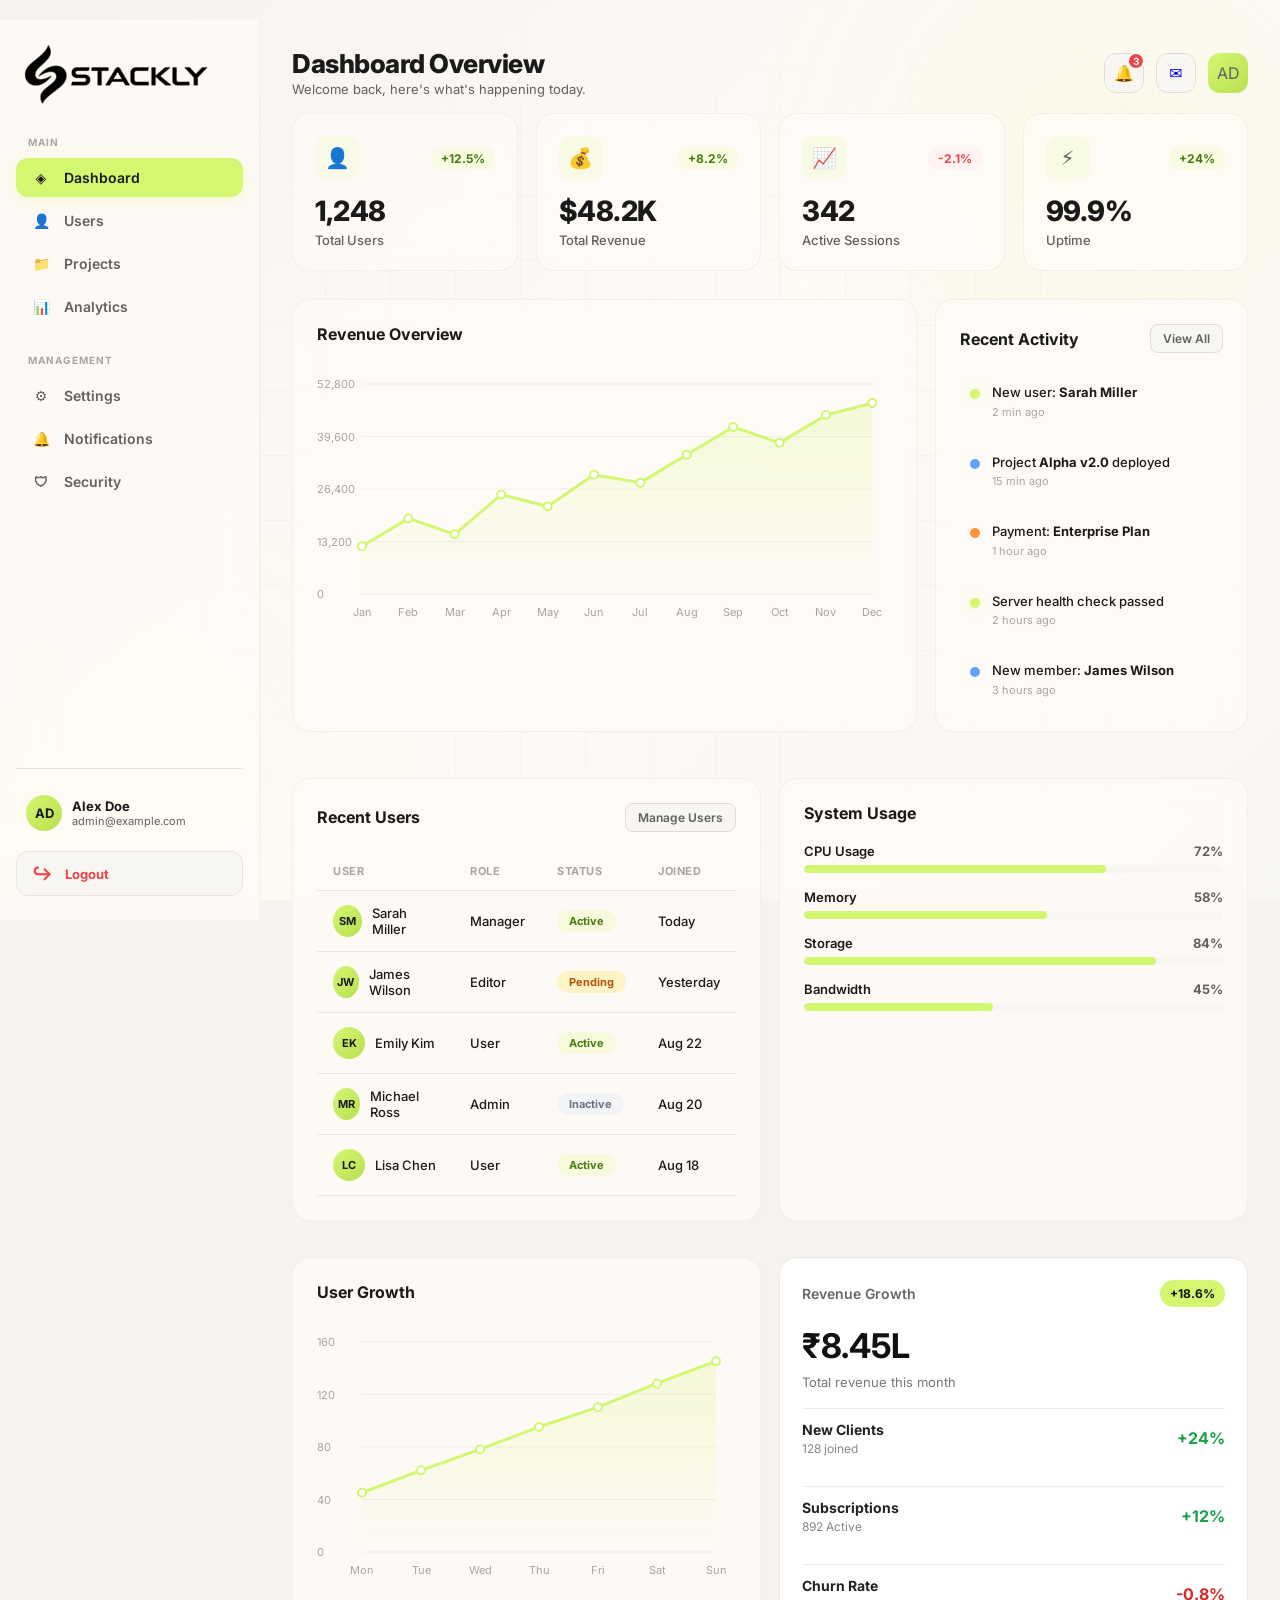
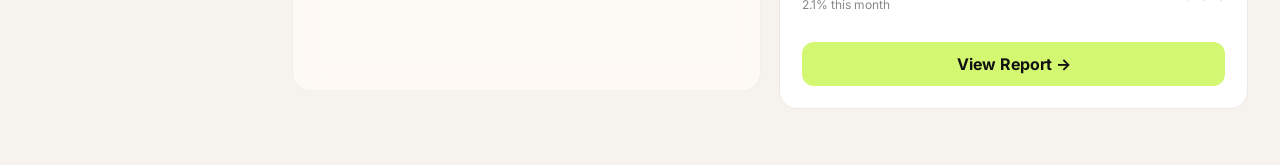
<file: admin-dashboard.html>
html_code = '''<!DOCTYPE html>
<html lang="en">
<head>
  <meta charset="UTF-8" />
  <meta name="viewport" content="width=device-width, initial-scale=1.0" />
  <title>Stackly Admin — Dashboard</title>
  <link rel="preconnect" href="https://fonts.googleapis.com">
  <link rel="preconnect" href="https://fonts.gstatic.com" crossorigin>
  <link href="https://fonts.googleapis.com/css2?family=Inter:wght@400;500;600;700;800&display=swap" rel="stylesheet">
  <style>
    :root {
      --color-white2: #F6F2ED;
      --color-white3: #FEFAF5;
      --color-white4: #F8F6F3;
      --color-btn: #F6F2ED4D;
      --color-btn1: #F6F2ED1A;
      --text-color: #616161;
      --primary-color: #D4F772;
      --dark: #1a1a1a;
    }

    * { margin: 0; padding: 0; box-sizing: border-box; }
    body {
      font-family: 'Inter', system-ui, -apple-system, sans-serif;
      background: var(--color-white2);
      color: var(--text-color);
      min-height: 100vh;
      overflow-x: hidden;
    }

    /* ==================== BACKGROUND ==================== */
    .page-bg {
      position: fixed; inset: 0; z-index: 0; overflow: hidden;
      background: linear-gradient(135deg, var(--color-white2) 0%, var(--color-white3) 50%, var(--color-white4) 100%);
    }
    .orb {
      position: absolute; border-radius: 50%; filter: blur(90px); opacity: 0.4;
    }
    .orb-1 {
      width: 550px; height: 550px;
      background: radial-gradient(circle, rgba(212,247,114,0.4) 0%, transparent 70%);
      top: -12%; right: -8%;
    }
    .orb-2 {
      width: 450px; height: 450px;
      background: radial-gradient(circle, rgba(212,247,114,0.28) 0%, transparent 70%);
      bottom: -12%; left: -8%;
    }
    .grid-overlay {
      position: absolute; inset: 0;
      background-image:
        linear-gradient(rgba(0,0,0,0.022) 1px, transparent 1px),
        linear-gradient(90deg, rgba(0,0,0,0.022) 1px, transparent 1px);
      background-size: 65px 65px;
      mask-image: radial-gradient(ellipse at center, black 40%, transparent 80%);
      -webkit-mask-image: radial-gradient(ellipse at center, black 40%, transparent 80%);
    }

    /* ==================== LAYOUT ==================== */
    .dashboard { position: relative; z-index: 1; display: flex; min-height: 100vh; }

    /* ==================== SIDEBAR ==================== */
.sidebar {
  width: 260px;
  background: rgba(254,250,245,0.88);
  backdrop-filter: blur(24px);
  -webkit-backdrop-filter: blur(24px);
  border-right: 1px solid rgba(232,228,223,0.5);
  display: flex;
  flex-direction: column;
  padding: 24px 16px;
  position: fixed;
  height: 100dvh;
  z-index: 10;
  transition: width 0.3s ease;

  /* Sidebar Scroll */
  overflow-y: auto;
  overflow-x: hidden;
}

.sidebar::-webkit-scrollbar {
  width: 5px;
}

.sidebar::-webkit-scrollbar-track {
  background: transparent;
}

.sidebar::-webkit-scrollbar-thumb {
  background: #d8d4cf;
  border-radius: 10px;
}

.sidebar::-webkit-scrollbar-thumb:hover {
  background: #bdb8b1;
}

    .sidebar.collapsed { width: 80px; }
    .sidebar.collapsed ~ .main-content { margin-left: 80px; }


    .logo {
      display: flex; align-items: center; gap: 12px;
      font-weight: 800; font-size: 20px; color: var(--dark);
      margin-bottom: 32px; padding: 0 8px;
    }
    .logo-icon {
      width: 40px; height: 40px; background: var(--primary-color);
      border-radius: 12px; display: flex; align-items: center; justify-content: center;
      font-size: 20px; flex-shrink: 0;
      box-shadow: 0 4px 16px rgba(212,247,114,0.3);
    }
    .logo-text { white-space: nowrap; overflow: hidden; transition: opacity 0.2s; }
    .sidebar.collapsed .logo-text { opacity: 0; width: 0; }

    .nav-section { margin-bottom: 24px; }
    .nav-label {
      font-size: 10px; font-weight: 700; text-transform: uppercase;
      letter-spacing: 1px; color: #A9A5A0; margin-bottom: 10px; padding: 0 12px;
      white-space: nowrap; overflow: hidden; transition: opacity 0.2s;
    }
    .sidebar.collapsed .nav-label { opacity: 0; }

    .nav-item {
      display: flex; align-items: center; gap: 12px;
      padding: 11px 14px; border-radius: 12px;
      font-size: 14px; font-weight: 600; color: var(--text-color);
      cursor: pointer; transition: all 0.2s; margin-bottom: 4px; white-space: nowrap;
    }
    .nav-item:hover { background: var(--color-white4); color: var(--dark); }
    .nav-item.active {
      background: var(--primary-color); color: var(--dark);
      box-shadow: 0 4px 16px rgba(212,247,114,0.25);
    }
    .nav-icon { width: 22px; text-align: center; flex-shrink: 0; }
    .nav-text { white-space: nowrap; overflow: hidden; transition: opacity 0.2s; }
    .sidebar.collapsed .nav-text { opacity: 0; width: 0; }

    .sidebar-footer { margin-top: auto; padding-top: 16px; border-top: 1px solid #E8E4DF; }
    .user-card {
      display: flex; align-items: center; gap: 10px;
      padding: 10px; border-radius: 12px; cursor: pointer; transition: background 0.2s;
    }
    .user-card:hover { background: var(--color-white4); }
    .user-avatar {
      width: 36px; height: 36px; border-radius: 50%;
      background: linear-gradient(135deg, var(--primary-color), #b8e050);
      display: flex; align-items: center; justify-content: center;
      font-size: 13px; font-weight: 700; color: var(--dark); flex-shrink: 0;
    }
    .user-info { white-space: nowrap; overflow: hidden; transition: opacity 0.2s; }
    .sidebar.collapsed .user-info { opacity: 0; width: 0; }
    .user-name { font-size: 13px; font-weight: 700; color: var(--dark); }
    .user-role { font-size: 11px; color: var(--text-color); }

    .collapse-btn {
      position: absolute; top: 28px; right: -14px;
      width: 28px; height: 28px; background: var(--color-white3);
      border: 1px solid #E8E4DF; border-radius: 50%;
      display: flex; align-items: center; justify-content: center;
      cursor: pointer; font-size: 12px;
      box-shadow: 0 2px 8px rgba(0,0,0,0.08); z-index: 20;
      transition: transform 0.3s;
    }
    .sidebar.collapsed .collapse-btn { transform: rotate(180deg); }

    /* ==================== MAIN CONTENT ==================== */
    .main-content {
      flex: 1; margin-left: 260px; padding: 28px 32px;
      transition: margin-left 0.3s ease; min-width: 0;
    }

    /* ==================== TOPBAR ==================== */
    .topbar {
      display: flex; align-items: center; justify-content: space-between;
      margin-bottom: 28px; flex-wrap: wrap; gap: 16px;
    }
    .page-title h1 {
      font-size: 26px; font-weight: 800; color: var(--dark); letter-spacing: -0.5px;
    }
    .page-title p { font-size: 13px; color: var(--text-color); margin-top: 2px; }
    .topbar-actions { display: flex; align-items: center; gap: 12px; }

    .search-box { position: relative; }
    .search-box input {
      width: 260px; padding: 10px 14px 10px 38px;
      border: 1.5px solid #E0DCD7; border-radius: 12px;
      background: var(--color-white4); font-size: 13px; outline: none;
      transition: all 0.2s; font-family: inherit;
    }
    .search-box input:focus {
      border-color: var(--primary-color);
      box-shadow: 0 0 0 3px rgba(212,247,114,0.15);
    }
    .search-box::before {
      content: '🔍'; position: absolute; left: 12px; top: 50%;
      transform: translateY(-50%); font-size: 13px; opacity: 0.5;
    }

    .icon-btn {
      width: 40px; height: 40px; border-radius: 12px;
      border: 1.5px solid #E0DCD7; background: var(--color-white4);
      display: flex; align-items: center; justify-content: center;
      cursor: pointer; font-size: 16px; transition: all 0.2s; position: relative;
      text-decoration: none;
    }
    .icon-btn:hover {
      border-color: var(--primary-color);
      background: rgba(212,247,114,0.08);
    }
    .badge {
      position: absolute; top: -2px; right: -2px;
      width: 18px; height: 18px; background: #ef4444; color: #fff;
      font-size: 10px; font-weight: 700; border-radius: 50%;
      display: flex; align-items: center; justify-content: center;
      border: 2px solid var(--color-white3);
    }

    /* ==================== PANELS & CARDS ==================== */
    .panel {
      background: rgba(254,250,245,0.9);
      backdrop-filter: blur(12px); -webkit-backdrop-filter: blur(12px);
      border: 1px solid rgba(232,228,223,0.5); border-radius: 18px;
      padding: 24px; margin-bottom: 18px;
    }
    .panel-header {
      display: flex; align-items: center; justify-content: space-between;
      margin-bottom: 20px; flex-wrap: wrap; gap: 10px;
    }
    .panel-title { font-size: 16px; font-weight: 700; color: var(--dark); }
    .panel-action {
      font-size: 12px; font-weight: 600; color: var(--text-color);
      cursor: pointer; padding: 6px 12px; border-radius: 8px;
      transition: all 0.2s; border: 1.5px solid #E0DCD7; background: var(--color-white4);
    }
    .panel-action:hover { background: var(--primary-color); color: var(--dark); border-color: var(--primary-color); }
    .panel-action.primary { background: var(--primary-color); color: var(--dark); border-color: var(--primary-color); }
    .panel-action.primary:hover { box-shadow: 0 4px 16px rgba(212,247,114,0.3); }

    /* ==================== STATS ==================== */
    .stats-grid {
      display: grid;
      grid-template-columns: repeat(auto-fit, minmax(200px, 1fr));
      gap: 18px; margin-bottom: 28px;
    }
    .stat-card {
      background: rgba(254,250,245,0.9);
      backdrop-filter: blur(12px); -webkit-backdrop-filter: blur(12px);
      border: 1px solid rgba(232,228,223,0.5); border-radius: 18px;
      padding: 22px; transition: all 0.25s; position: relative; overflow: hidden;
    }
    .stat-card:hover {
      transform: translateY(-3px);
      box-shadow: 0 12px 32px rgba(0,0,0,0.06);
      border-color: var(--primary-color);
    }
    .stat-card::before {
      content: ''; position: absolute; top: 0; left: 0; right: 0; height: 3px;
      background: var(--primary-color); opacity: 0; transition: opacity 0.25s;
    }
    .stat-card:hover::before { opacity: 1; }

    .stat-header {
      display: flex; align-items: center; justify-content: space-between;
      margin-bottom: 14px;
    }
    .stat-icon {
      width: 44px; height: 44px; border-radius: 12px;
      background: rgba(212,247,114,0.12);
      display: flex; align-items: center; justify-content: center;
      font-size: 20px; transition: all 0.25s;
    }
    .stat-card:hover .stat-icon {
      background: var(--primary-color); transform: scale(1.1);
      box-shadow: 0 4px 16px rgba(212,247,114,0.3);
    }
    .stat-trend {
      font-size: 12px; font-weight: 700;
      padding: 4px 10px; border-radius: 20px;
      background: rgba(212,247,114,0.15); color: #4a7c0f;
    }
    .stat-trend.down { background: #fef2f2; color: #ef4444; }
    .stat-value {
      font-size: 28px; font-weight: 800; color: var(--dark);
      margin-bottom: 4px; letter-spacing: -0.5px;
    }
    .stat-label { font-size: 13px; color: var(--text-color); font-weight: 500; }

    /* ==================== CONTENT GRID ==================== */
    .content-grid {
      display: grid; grid-template-columns: 2fr 1fr; gap: 18px;
      margin-bottom: 28px;
    }
    .bottom-grid { display: grid; grid-template-columns: 1fr 1fr; gap: 18px; }

    /* ==================== CHARTS ==================== */
    .chart-canvas { width: 100%; height: 260px; }
    .chart-canvas.sm { height: 180px; }

    /* ==================== ACTIVITY ==================== */
    .activity-list { display: flex; flex-direction: column; gap: 14px; }
    .activity-item {
      display: flex; align-items: flex-start; gap: 12px;
      padding: 10px; border-radius: 12px; transition: background 0.2s;
    }
    .activity-item:hover { background: var(--color-white4); }
    .activity-dot {
      width: 10px; height: 10px; border-radius: 50%;
      margin-top: 6px; flex-shrink: 0;
    }
    .activity-dot.green { background: var(--primary-color); box-shadow: 0 0 8px rgba(212,247,114,0.4); }
    .activity-dot.blue { background: #60a5fa; }
    .activity-dot.orange { background: #fb923c; }
    .activity-dot.red { background: #ef4444; }
    .activity-text { font-size: 13px; color: var(--dark); font-weight: 500; line-height: 1.5; }
    .activity-time { font-size: 11px; color: #A9A5A0; margin-top: 2px; }

    /* ==================== TABLE ==================== */
    .table-wrap { overflow-x: auto; }
    table { width: 100%; border-collapse: collapse; }
    th {
      text-align: left; padding: 12px 16px;
      font-size: 11px; font-weight: 700; text-transform: uppercase;
      letter-spacing: 0.5px; color: #A9A5A0; border-bottom: 1px solid #E8E4DF;
    }
    td {
      padding: 14px 16px; font-size: 13px;
      color: var(--dark); font-weight: 500; border-bottom: 1px solid #E8E4DF;
    }
    tr:hover td { background: var(--color-white4); }
    .user-cell { display: flex; align-items: center; gap: 10px; }
    .table-avatar {
      width: 32px; height: 32px; border-radius: 50%;
      background: linear-gradient(135deg, var(--primary-color), #b8e050);
      display: flex; align-items: center; justify-content: center;
      font-size: 11px; font-weight: 700; color: var(--dark);
    }
    .status-badge {
      padding: 4px 12px; border-radius: 20px; font-size: 11px; font-weight: 700;
    }
    .status-active { background: rgba(212,247,114,0.2); color: #4a7c0f; }
    .status-pending { background: #fef3c7; color: #b45309; }
    .status-inactive { background: #f3f4f6; color: #6b7280; }

    /* ==================== PROGRESS ==================== */
    .progress-item { margin-bottom: 16px; }
    .progress-header {
      display: flex; justify-content: space-between;
      margin-bottom: 6px; font-size: 13px;
    }
    .progress-label { font-weight: 600; color: var(--dark); }
    .progress-value { font-weight: 700; color: var(--text-color); }
    .progress-track {
      height: 8px; background: var(--color-white4);
      border-radius: 4px; overflow: hidden;
    }
    .progress-fill {
      height: 100%; border-radius: 4px;
      background: var(--primary-color); transition: width 1s ease;
    }

    /* ==================== PROJECT CARDS ==================== */
    .project-grid {
      display: grid;
      grid-template-columns: repeat(auto-fit, minmax(280px, 1fr));
      gap: 18px; margin-bottom: 28px;
    }
    .project-card {
      background: rgba(254,250,245,0.9);
      backdrop-filter: blur(12px); -webkit-backdrop-filter: blur(12px);
      border: 1px solid rgba(232,228,223,0.5); border-radius: 18px;
      padding: 24px; transition: all 0.25s;
    }
    .project-card:hover {
      transform: translateY(-3px);
      box-shadow: 0 12px 32px rgba(0,0,0,0.06);
      border-color: var(--primary-color);
    }
    .project-header {
      display: flex; align-items: center; justify-content: space-between;
      margin-bottom: 14px;
    }
    .project-tag {
      padding: 4px 12px; border-radius: 20px; font-size: 11px; font-weight: 700;
    }
    .tag-dev { background: rgba(212,247,114,0.2); color: #4a7c0f; }
    .tag-design { background: #dbeafe; color: #1e40af; }
    .tag-marketing { background: #fef3c7; color: #b45309; }
    .project-title { font-size: 16px; font-weight: 700; color: var(--dark); margin-bottom: 6px; }
    .project-desc { font-size: 13px; color: var(--text-color); margin-bottom: 16px; line-height: 1.5; }
    .project-meta { display: flex; align-items: center; justify-content: space-between; font-size: 12px; color: #A9A5A0; }
    .project-avatars { display: flex; }
    .project-avatars .table-avatar {
      width: 28px; height: 28px; font-size: 10px;
      margin-left: -8px; border: 2px solid var(--color-white3);
    }
    .project-avatars .table-avatar:first-child { margin-left: 0; }

    /* ==================== USER CARDS ==================== */
    .user-grid {
      display: grid;
      grid-template-columns: repeat(auto-fit, minmax(240px, 1fr));
      gap: 18px; margin-bottom: 28px;
    }
    .user-card-lg {
      background: rgba(254,250,245,0.9);
      backdrop-filter: blur(12px); -webkit-backdrop-filter: blur(12px);
      border: 1px solid rgba(232,228,223,0.5); border-radius: 18px;
      padding: 24px; text-align: center; transition: all 0.25s;
    }
    .user-card-lg:hover {
      transform: translateY(-3px);
      box-shadow: 0 12px 32px rgba(0,0,0,0.06);
      border-color: var(--primary-color);
    }
    .user-card-lg .user-avatar { width: 56px; height: 56px; font-size: 20px; margin: 0 auto 12px; }
    .user-card-name { font-size: 15px; font-weight: 700; color: var(--dark); margin-bottom: 2px; }
    .user-card-role { font-size: 12px; color: var(--text-color); margin-bottom: 12px; }
    .user-card-stats {
      display: flex; justify-content: center; gap: 20px;
      padding-top: 14px; border-top: 1px solid #E8E4DF;
    }
    .user-card-stat { text-align: center; }
    .user-card-stat-value { font-size: 16px; font-weight: 700; color: var(--dark); }
    .user-card-stat-label { font-size: 11px; color: #A9A5A0; }

    /* ==================== SETTINGS ==================== */
    .setting-row {
      display: flex; align-items: center; justify-content: space-between;
      padding: 16px 0; border-bottom: 1px solid #E8E4DF;
    }
    .setting-row:last-child { border-bottom: none; }
    .setting-info h4 { font-size: 14px; font-weight: 600; color: var(--dark); margin-bottom: 3px; }
    .setting-info p { font-size: 12px; color: #A9A5A0; }
    .toggle {
      width: 44px; height: 24px; background: #E0DCD7; border-radius: 12px;
      position: relative; cursor: pointer; transition: background 0.2s; flex-shrink: 0;
    }
    .toggle.on { background: var(--primary-color); }
    .toggle::after {
      content: ''; position: absolute; top: 2px; left: 2px;
      width: 20px; height: 20px; background: #fff; border-radius: 50%;
      transition: transform 0.2s; box-shadow: 0 1px 4px rgba(0,0,0,0.15);
    }
    .toggle.on::after { transform: translateX(20px); }

    /* ==================== NOTIFICATIONS ==================== */
    .notif-item {
      display: flex; align-items: flex-start; gap: 14px;
      padding: 16px; border-radius: 14px; transition: all 0.2s;
      margin-bottom: 8px; border: 1px solid transparent;
    }
    .notif-item:hover { background: var(--color-white4); border-color: #E8E4DF; }
    .notif-item.unread { background: rgba(212,247,114,0.06); border-color: rgba(212,247,114,0.2); }
    .notif-icon {
      width: 40px; height: 40px; border-radius: 12px;
      background: var(--color-white4);
      display: flex; align-items: center; justify-content: center;
      font-size: 18px; flex-shrink: 0;
    }
    .notif-item.unread .notif-icon { background: rgba(212,247,114,0.15); }
    .notif-content h4 { font-size: 14px; font-weight: 600; color: var(--dark); margin-bottom: 3px; }
    .notif-content p { font-size: 12px; color: var(--text-color); line-height: 1.5; }
    .notif-time { font-size: 11px; color: #A9A5A0; margin-top: 4px; white-space: nowrap; }

    /* ==================== SECURITY ==================== */
    .security-card {
      background: rgba(254,250,245,0.9);
      backdrop-filter: blur(12px); -webkit-backdrop-filter: blur(12px);
      border: 1px solid rgba(232,228,223,0.5); border-radius: 18px;
      padding: 24px; margin-bottom: 18px;
    }
    .security-card-header { display: flex; align-items: center; gap: 14px; margin-bottom: 16px; }
    .security-icon {
      width: 48px; height: 48px; border-radius: 14px;
      background: rgba(212,247,114,0.12);
      display: flex; align-items: center; justify-content: center;
      font-size: 22px;
    }
    .security-card h3 { font-size: 16px; font-weight: 700; color: var(--dark); margin-bottom: 3px; }
    .security-card p { font-size: 13px; color: var(--text-color); }

    /* ==================== VIEW SWITCHING ==================== */
    .page-view { display: none; animation: fadeIn 0.3s ease; }
    .page-view.active { display: block; }
    @keyframes fadeIn {
      from { opacity: 0; transform: translateY(8px); }
      to { opacity: 1; transform: translateY(0); }
    }

    /* ==================== MOBILE ==================== */
    .mobile-toggle {
      display: none; width: 40px; height: 40px; border-radius: 12px;
      border: 1.5px solid #E0DCD7; background: var(--color-white4);
      align-items: center; justify-content: center;
      cursor: pointer; font-size: 18px; margin-right: 12px;
    }
    .overlay {
      display: none; position: fixed; inset: 0;
      background: rgba(0,0,0,0.3); z-index: 5;
    }
    .overlay.show { display: block; }

    @media (max-width: 1000px) {
      .content-grid, .bottom-grid { grid-template-columns: 1fr; }
    }
    @media (max-width: 768px) {
      .sidebar { transform: translateX(-100%); width: 260px; }
      .sidebar.open { transform: translateX(0); }
      .main-content { margin-left: 0; padding: 20px; }
      .stats-grid { grid-template-columns: 1fr; }
      .search-box input { width: 180px; }
      .mobile-toggle { display: flex; }
      .project-grid, .user-grid { grid-template-columns: 1fr; }
    }
    @media (max-width: 520px) {
      .topbar-actions { width: 100%; justify-content: flex-end; }
      .search-box { width: 100%; }
      .search-box input { width: 100%; }
    }

    html, body {
    overflow-x: hidden;
    width: 100%;
}

@media (max-width: 767px) {
    .main-content {
        width: 100%;
        max-width: 100%;
        margin-left: 0;
        padding: 15px;
        overflow-x: hidden;
    }

    .bottom-grid,
    .bottom-grid > div,
    .panel {
        width: 100%;
        max-width: 100%;
        min-width: 0;
    }

    .progress-track {
        width: 100%;
        max-width: 100%;
    }

    .progress-fill {
        max-width: 100%;
    }

    body {
        width: 100%;
        max-width: 100%;
        overflow-x: hidden;
    }
}

.logout-btn {
    width: 100%;
    margin-top: 10px;
    padding: 11px 14px;
    display: flex;
    align-items: center;
    gap: 12px;

    border: 1px solid #E8E4DF;
    border-radius: 12px;

    background: var(--color-white4);
    color: #ef4444;

    font-family: inherit;
    font-size: 13px;
    font-weight: 700;

    cursor: pointer;
    transition: all 0.2s ease;
}

.logout-btn:hover {
    background: #fef2f2;
    border-color: #ef4444;
}

.logout-btn span:first-child {
    width: 22px;
    text-align: center;
    font-size: 18px;
    flex-shrink: 0;
}

.sidebar.collapsed .logout-text {
    opacity: 0;
    width: 0;
    overflow: hidden;
}

.sidebar.collapsed .logout-btn {
    justify-content: center;
    padding-left: 8px;
    padding-right: 8px;
}

.panel-action {
    text-decoration: none;
    cursor: pointer;
}

.user-card {
    cursor: default;
}

.user-avatar,
.user-info,
.user-name,
.user-role {
    cursor: default;
}

.user-card a {
    pointer-events: none;
}

.overview-side-card{
    background:#fff;
    border:1px solid #ECE8E2;
    border-radius:18px;
    padding:22px;
    height:100%;
    display:flex;
    flex-direction:column;
    gap:18px;
}

.overview-head{
    display:flex;
    justify-content:space-between;
    align-items:center;
}

.overview-head span{
    font-size:14px;
    color:#666;
    font-weight:600;
}

.trend-badge{
    background:#D4F772;
    color:#111;
    padding:6px 10px;
    border-radius:20px;
    font-size:12px;
    font-weight:700;
}

.overview-side-card h2{
    font-size:34px;
    margin:0;
    color:#111;
}

.overview-sub{
    color:#777;
    font-size:13px;
    margin-top:-10px;
}

.overview-item{
    display:flex;
    justify-content:space-between;
    align-items:center;
    padding:12px 0;
    border-top:1px solid #F0ECE6;
}

.overview-item strong{
    display:block;
    font-size:14px;
    color:#222;
}

.overview-item p{
    margin:3px 0 0;
    font-size:12px;
    color:#888;
}

.up{
    color:#16A34A;
    font-weight:700;
}

.down{
    color:#DC2626;
    font-weight:700;
}

.overview-btn{
    margin-top:auto;
    display:block;
    text-align:center;
    padding:12px;
    background:#D4F772;
    color:#111;
    text-decoration:none;
    border-radius:12px;
    font-weight:700;
}

@media(max-width:768px){
    .overview-side-card{
        margin-top:20px;
    }
}

  </style>
</head>
<body>

  <!-- Background -->
  <div class="page-bg">
    <div class="orb orb-1"></div>
    <div class="orb orb-2"></div>
    <div class="grid-overlay"></div>
  </div>

  <div class="dashboard">
    <!-- Sidebar -->
    <div class="sidebar" id="sidebar">
<div class="logo">
    <a href="index.html">
        <img src="assets/images/logo.webp"
             alt="Stackly Logo"
             class="logo-image">
    </a>
</div>

<div class="nav-section">

    <div class="nav-label">Main</div>

    <div class="nav-item active" data-page="dashboard" onclick="navigate('dashboard')">
        <span class="nav-icon">◈</span>
        <span class="nav-text">Dashboard</span>
    </div>

    <div class="nav-item" data-page="users" onclick="navigate('users')">
        <span class="nav-icon">👤</span>
        <span class="nav-text">Users</span>
    </div>

    <div class="nav-item" data-page="projects" onclick="navigate('projects')">
        <span class="nav-icon">📁</span>
        <span class="nav-text">Projects</span>
    </div>

    <div class="nav-item" data-page="analytics" onclick="navigate('analytics')">
        <span class="nav-icon">📊</span>
        <span class="nav-text">Analytics</span>
    </div>

</div>

<div class="nav-section">

    <div class="nav-label">Management</div>

    <div class="nav-item" data-page="settings" onclick="navigate('settings')">
        <span class="nav-icon">⚙</span>
        <span class="nav-text">Settings</span>
    </div>

    <div class="nav-item" data-page="notifications" onclick="navigate('notifications')">
        <span class="nav-icon">🔔</span>
        <span class="nav-text">Notifications</span>
    </div>

    <div class="nav-item" data-page="security" onclick="navigate('security')">
        <span class="nav-icon">🛡</span>
        <span class="nav-text">Security</span>
    </div>

</div>

     <div class="sidebar-footer">

    <div class="user-card">
        <div class="user-avatar" style="cursor:default;">
            AD
        </div>

        <div class="user-info">
            <div class="user-name">
                Alex Doe
            </div>

            <div class="user-role" id="userEmail">
                admin@example.com
            </div>
        </div>
    </div>

    <button
        type="button"
        class="logout-btn"
        onclick="logoutUser()">

        <span>↪</span>
        <span class="logout-text">Logout</span>

    </button>

</div>
    </div>

    <div class="overlay" id="overlay" onclick="closeSidebar()"></div>

    <!-- Main Content -->
    <div class="main-content" id="mainContent">
      <!-- Topbar -->
      <div class="topbar">
        <div style="display:flex;align-items:center;">
          <div class="mobile-toggle" onclick="openSidebar()">☰</div>
          <div class="page-title">
            <h1 id="pageHeading">Dashboard Overview</h1>
            <p id="pageSubheading">Welcome back, here\'s what\'s happening today.</p>
          </div>
        </div>
        <div class="topbar-actions">
          <div class="icon-btn" data-page="notifications" onclick="navigate('notifications')">🔔<div class="badge">3</div></div>
          <a href="404.html" class="icon-btn">✉</a>
          <div class="icon-btn"
     style="background:linear-gradient(135deg,var(--primary-color),#b8e050);border:none;cursor:default;">
    AD
</div>
      </div>

      <!-- ========== DASHBOARD PAGE ========== -->
      <div class="page-view active" id="page-dashboard">
        <div class="stats-grid">
          <div class="stat-card"><div class="stat-header"><div class="stat-icon">👤</div><div class="stat-trend">+12.5%</div></div><div class="stat-value">1,248</div><div class="stat-label">Total Users</div></div>
          <div class="stat-card"><div class="stat-header"><div class="stat-icon">💰</div><div class="stat-trend">+8.2%</div></div><div class="stat-value">$48.2K</div><div class="stat-label">Total Revenue</div></div>
          <div class="stat-card"><div class="stat-header"><div class="stat-icon">📈</div><div class="stat-trend down">-2.1%</div></div><div class="stat-value">342</div><div class="stat-label">Active Sessions</div></div>
          <div class="stat-card"><div class="stat-header"><div class="stat-icon">⚡</div><div class="stat-trend">+24%</div></div><div class="stat-value">99.9%</div><div class="stat-label">Uptime</div></div>
        </div>
        <div class="content-grid">
          <div class="panel">
            <div class="panel-header"><div class="panel-title">Revenue Overview</div></div>
            <canvas class="chart-canvas" id="dashChart1"></canvas>
          </div>
          <div class="panel">
            <div class="panel-header"><div class="panel-title">Recent Activity</div><a href="404.html" class="panel-action">View All</a></div>
            <div class="activity-list">
              <div class="activity-item"><div class="activity-dot green"></div><div><div class="activity-text">New user: <strong>Sarah Miller</strong></div><div class="activity-time">2 min ago</div></div></div>
              <div class="activity-item"><div class="activity-dot blue"></div><div><div class="activity-text">Project <strong>Alpha v2.0</strong> deployed</div><div class="activity-time">15 min ago</div></div></div>
              <div class="activity-item"><div class="activity-dot orange"></div><div><div class="activity-text">Payment: <strong>Enterprise Plan</strong></div><div class="activity-time">1 hour ago</div></div></div>
              <div class="activity-item"><div class="activity-dot green"></div><div><div class="activity-text">Server health check passed</div><div class="activity-time">2 hours ago</div></div></div>
              <div class="activity-item"><div class="activity-dot blue"></div><div><div class="activity-text">New member: <strong>James Wilson</strong></div><div class="activity-time">3 hours ago</div></div></div>
            </div>
          </div>
        </div>
        <div class="bottom-grid">
          <div class="panel">
            <div class="panel-header"><div class="panel-title">Recent Users</div><a href="404.html" class="panel-action">Manage Users</a></div>
            <div class="table-wrap">
              <table>
                <thead><tr><th>User</th><th>Role</th><th>Status</th><th>Joined</th></tr></thead>
                <tbody>
                  <tr><td><div class="user-cell"><div class="table-avatar">SM</div>Sarah Miller</div></td><td>Manager</td><td><span class="status-badge status-active">Active</span></td><td>Today</td></tr>
                  <tr><td><div class="user-cell"><div class="table-avatar">JW</div>James Wilson</div></td><td>Editor</td><td><span class="status-badge status-pending">Pending</span></td><td>Yesterday</td></tr>
                  <tr><td><div class="user-cell"><div class="table-avatar">EK</div>Emily Kim</div></td><td>User</td><td><span class="status-badge status-active">Active</span></td><td>Aug 22</td></tr>
                  <tr><td><div class="user-cell"><div class="table-avatar">MR</div>Michael Ross</div></td><td>Admin</td><td><span class="status-badge status-inactive">Inactive</span></td><td>Aug 20</td></tr>
                  <tr><td><div class="user-cell"><div class="table-avatar">LC</div>Lisa Chen</div></td><td>User</td><td><span class="status-badge status-active">Active</span></td><td>Aug 18</td></tr>
                </tbody>
              </table>
            </div>
          </div>
                    <div class="panel" style="margin-bottom:18px;">
              <div class="panel-header"><div class="panel-title">System Usage</div></div>
              <div class="progress-item"><div class="progress-header"><span class="progress-label">CPU Usage</span><span class="progress-value">72%</span></div><div class="progress-track"><div class="progress-fill" style="width:72%"></div></div></div>
              <div class="progress-item"><div class="progress-header"><span class="progress-label">Memory</span><span class="progress-value">58%</span></div><div class="progress-track"><div class="progress-fill" style="width:58%"></div></div></div>
              <div class="progress-item"><div class="progress-header"><span class="progress-label">Storage</span><span class="progress-value">84%</span></div><div class="progress-track"><div class="progress-fill" style="width:84%"></div></div></div>
              <div class="progress-item"><div class="progress-header"><span class="progress-label">Bandwidth</span><span class="progress-value">45%</span></div><div class="progress-track"><div class="progress-fill" style="width:45%"></div></div></div>
            </div>
            <div class="panel">
              <div class="panel-header"><div class="panel-title">User Growth</div></div>
              <canvas class="chart-canvas sm" id="dashChart2"></canvas>
            </div>

            <div class="overview-side-card">
    <div class="overview-head">
        <span>Revenue Growth</span>
        <div class="trend-badge">+18.6%</div>
    </div>

    <h2>₹8.45L</h2>
    <p class="overview-sub">Total revenue this month</p>

    <div class="overview-item">
        <div>
            <strong>New Clients</strong>
            <p>128 joined</p>
        </div>
        <span class="up">+24%</span>
    </div>

    <div class="overview-item">
        <div>
            <strong>Subscriptions</strong>
            <p>892 Active</p>
        </div>
        <span class="up">+12%</span>
    </div>

    <div class="overview-item">
        <div>
            <strong>Churn Rate</strong>
            <p>2.1% this month</p>
        </div>
        <span class="down">-0.8%</span>
    </div>

    <a href="404.html" class="overview-btn">
        View Report →
    </a>
</div>
          </div>
        </div>
      </div>

      <!-- ========== USERS PAGE ========== -->
      <div class="page-view" id="page-users">
        <div class="stats-grid">
          <div class="stat-card"><div class="stat-header"><div class="stat-icon">👤</div><div class="stat-trend">+5.2%</div></div><div class="stat-value">1,248</div><div class="stat-label">Total Users</div></div>
          <div class="stat-card"><div class="stat-header"><div class="stat-icon">✓</div><div class="stat-trend">+3.1%</div></div><div class="stat-value">1,102</div><div class="stat-label">Active Users</div></div>
          <div class="stat-card"><div class="stat-header"><div class="stat-icon">⏳</div><div class="stat-trend">+12%</div></div><div class="stat-value">48</div><div class="stat-label">Pending</div></div>
          <div class="stat-card"><div class="stat-header"><div class="stat-icon">🚫</div><div class="stat-trend down">-1.2%</div></div><div class="stat-value">98</div><div class="stat-label">Inactive</div></div>
        </div>
        <div class="panel">
          <div class="panel-header">
            <div class="panel-title">All Users</div>
            <div style="display:flex;gap:10px;">
              <a href="404.html" class="panel-action">
    Filter ▾
</a>

<a href="404.html" class="panel-action primary">
    + Add User
</a>
            </div>
          </div>
          <div class="table-wrap">
            <table>
              <thead><tr><th>User</th><th>Email</th><th>Role</th><th>Status</th><th>Last Active</th><th>Actions</th></tr></thead>
              <tbody>
                <tr><td><div class="user-cell"><div class="table-avatar">SM</div>Sarah Miller</div></td><td>sarah@nexus.com</td><td>Manager</td><td><span class="status-badge status-active">Active</span></td><td>2 min ago</td><td><span style="font-size:16px;">⋮</span></td></tr>
                <tr><td><div class="user-cell"><div class="table-avatar">JW</div>James Wilson</div></td><td>james@nexus.com</td><td>Editor</td><td><span class="status-badge status-pending">Pending</span></td><td>Yesterday</td><td><span style="font-size:16px;">⋮</span></td></tr>
                <tr><td><div class="user-cell"><div class="table-avatar">EK</div>Emily Kim</div></td><td>emily@nexus.com</td><td>User</td><td><span class="status-badge status-active">Active</span></td><td>Aug 22</td><td><span style="font-size:16px;">⋮</span></td></tr>
                <tr><td><div class="user-cell"><div class="table-avatar">MR</div>Michael Ross</div></td><td>michael@nexus.com</td><td>Admin</td><td><span class="status-badge status-inactive">Inactive</span></td><td>Aug 20</td><td><span style="font-size:16px;">⋮</span></td></tr>
                <tr><td><div class="user-cell"><div class="table-avatar">LC</div>Lisa Chen</div></td><td>lisa@nexus.com</td><td>User</td><td><span class="status-badge status-active">Active</span></td><td>Aug 18</td><td><span style="font-size:16px;">⋮</span></td></tr>
                <tr><td><div class="user-cell"><div class="table-avatar">DK</div>David Kim</div></td><td>david@nexus.com</td><td>Manager</td><td><span class="status-badge status-active">Active</span></td><td>Aug 15</td><td><span style="font-size:16px;">⋮</span></td></tr>
                <tr><td><div class="user-cell"><div class="table-avatar">AP</div>Anna Park</div></td><td>anna@nexus.com</td><td>Editor</td><td><span class="status-badge status-active">Active</span></td><td>Aug 12</td><td><span style="font-size:16px;">⋮</span></td></tr>
              </tbody>
            </table>
          </div>
        </div>
        <div class="user-grid">
          <div class="user-card-lg"><div class="user-avatar" style="background:linear-gradient(135deg,#ff6b6b,#ee5a5a);">SM</div><div class="user-card-name">Sarah Miller</div><div class="user-card-role">Manager</div><div class="user-card-stats"><div class="user-card-stat"><div class="user-card-stat-value">24</div><div class="user-card-stat-label">Projects</div></div><div class="user-card-stat"><div class="user-card-stat-value">98%</div><div class="user-card-stat-label">Score</div></div></div></div>
          <div class="user-card-lg"><div class="user-avatar" style="background:linear-gradient(135deg,#4ecdc4,#44b3ab);">JW</div><div class="user-card-name">James Wilson</div><div class="user-card-role">Editor</div><div class="user-card-stats"><div class="user-card-stat"><div class="user-card-stat-value">18</div><div class="user-card-stat-label">Articles</div></div><div class="user-card-stat"><div class="user-card-stat-value">A+</div><div class="user-card-stat-label">Grade</div></div></div></div>
          <div class="user-card-lg"><div class="user-avatar" style="background:linear-gradient(135deg,#a78bfa,#8b5cf6);">EK</div><div class="user-card-name">Emily Kim</div><div class="user-card-role">User</div><div class="user-card-stats"><div class="user-card-stat"><div class="user-card-stat-value">12</div><div class="user-card-stat-label">Tasks</div></div><div class="user-card-stat"><div class="user-card-stat-value">95%</div><div class="user-card-stat-label">Done</div></div></div></div>
          <div class="user-card-lg"><div class="user-avatar" style="background:linear-gradient(135deg,#fbbf24,#f59e0b);">MR</div><div class="user-card-name">Michael Ross</div><div class="user-card-role">Admin</div><div class="user-card-stats"><div class="user-card-stat"><div class="user-card-stat-value">156</div><div class="user-card-stat-label">Tickets</div></div><div class="user-card-stat"><div class="user-card-stat-value">4.9</div><div class="user-card-stat-label">Rating</div></div></div></div>
        </div>
      </div>

      <!-- ========== PROJECTS PAGE ========== -->
      <div class="page-view" id="page-projects">
        <div class="stats-grid">
          <div class="stat-card"><div class="stat-header"><div class="stat-icon">📁</div><div class="stat-trend">+8.4%</div></div><div class="stat-value">42</div><div class="stat-label">Total Projects</div></div>
          <div class="stat-card"><div class="stat-header"><div class="stat-icon">🚀</div><div class="stat-trend">+15%</div></div><div class="stat-value">18</div><div class="stat-label">In Progress</div></div>
          <div class="stat-card"><div class="stat-header"><div class="stat-icon">✓</div><div class="stat-trend">+6.2%</div></div><div class="stat-value">24</div><div class="stat-label">Completed</div></div>
          <div class="stat-card"><div class="stat-header"><div class="stat-icon">⏸</div><div class="stat-trend down">-2</div></div><div class="stat-value">3</div><div class="stat-label">On Hold</div></div>
        </div>
        <div class="panel">
          <div class="panel-header"><div class="panel-title">Project Overview</div><a href="404.html" class="panel-action primary">
    + New Project
</a></div>
          <canvas class="chart-canvas" id="projectChart"></canvas>
        </div>
        <div class="project-grid">
          <div class="project-card">
            <div class="project-header"><span class="project-tag tag-dev">Development</span><span style="font-size:18px;cursor:pointer;">⋮</span></div>
            <div class="project-title">Nexus Platform v3.0</div>
            <div class="project-desc">Complete redesign of the core platform with new analytics engine and improved UI.</div>
            <div class="progress-item" style="margin-bottom:12px;"><div class="progress-header"><span class="progress-label" style="font-size:12px;">Progress</span><span class="progress-value" style="font-size:12px;">78%</span></div><div class="progress-track"><div class="progress-fill" style="width:78%"></div></div></div>
            <div class="project-meta"><div class="project-avatars"><div class="table-avatar">AD</div><div class="table-avatar">SM</div><div class="table-avatar">JW</div></div><span>Due Aug 30</span></div>
          </div>
          <div class="project-card">
            <div class="project-header"><span class="project-tag tag-design">Design</span><span style="font-size:18px;cursor:pointer;">⋮</span></div>
            <div class="project-title">Mobile App Redesign</div>
            <div class="project-desc">Modernizing the mobile experience with new design system and accessibility improvements.</div>
            <div class="progress-item" style="margin-bottom:12px;"><div class="progress-header"><span class="progress-label" style="font-size:12px;">Progress</span><span class="progress-value" style="font-size:12px;">45%</span></div><div class="progress-track"><div class="progress-fill" style="width:45%"></div></div></div>
            <div class="project-meta"><div class="project-avatars"><div class="table-avatar">LC</div><div class="table-avatar">EK</div></div><span>Due Sep 15</span></div>
          </div>
          <div class="project-card">
            <div class="project-header"><span class="project-tag tag-marketing">Marketing</span><span style="font-size:18px;cursor:pointer;">⋮</span></div>
            <div class="project-title">Q4 Campaign Launch</div>
            <div class="project-desc">End-of-year marketing campaign including social media, email, and content strategy.</div>
            <div class="progress-item" style="margin-bottom:12px;"><div class="progress-header"><span class="progress-label" style="font-size:12px;">Progress</span><span class="progress-value" style="font-size:12px;">92%</span></div><div class="progress-track"><div class="progress-fill" style="width:92%"></div></div></div>
            <div class="project-meta"><div class="project-avatars"><div class="table-avatar">MR</div><div class="table-avatar">AP</div><div class="table-avatar">DK</div></div><span>Due Aug 28</span></div>
          </div>
          <div class="project-card">
            <div class="project-header"><span class="project-tag tag-dev">Development</span><span style="font-size:18px;cursor:pointer;">⋮</span></div>
            <div class="project-title">API Gateway Migration</div>
            <div class="project-desc">Migrating legacy APIs to the new microservices architecture with improved performance.</div>
            <div class="progress-item" style="margin-bottom:12px;"><div class="progress-header"><span class="progress-label" style="font-size:12px;">Progress</span><span class="progress-value" style="font-size:12px;">32%</span></div><div class="progress-track"><div class="progress-fill" style="width:32%"></div></div></div>
            <div class="project-meta"><div class="project-avatars"><div class="table-avatar">AD</div><div class="table-avatar">DK</div></div><span>Due Oct 10</span></div>
          </div>
        </div>
      </div>

      <!-- ========== ANALYTICS PAGE ========== -->
      <div class="page-view" id="page-analytics">
        <div class="stats-grid">
          <div class="stat-card"><div class="stat-header"><div class="stat-icon">👁</div><div class="stat-trend">+18.2%</div></div><div class="stat-value">48.2K</div><div class="stat-label">Page Views</div></div>
          <div class="stat-card"><div class="stat-header"><div class="stat-icon">🖱</div><div class="stat-trend">+5.4%</div></div><div class="stat-value">12.8K</div><div class="stat-label">Unique Visitors</div></div>
          <div class="stat-card"><div class="stat-header"><div class="stat-icon">📉</div><div class="stat-trend down">-1.8%</div></div><div class="stat-value">3.2%</div><div class="stat-label">Bounce Rate</div></div>
          <div class="stat-card"><div class="stat-header"><div class="stat-icon">⏱</div><div class="stat-trend">+8.1%</div></div><div class="stat-value">4:32</div><div class="stat-label">Avg. Session</div></div>
        </div>
        <div class="content-grid">
          <div class="panel">
            <div class="panel-header"><div class="panel-title">Traffic Sources</div><a href="404.html" class="panel-action">
    Last 30 Days ▾
</a></div>
            <canvas class="chart-canvas" id="analyticsChart1"></canvas>
          </div>
          <div class="panel">
            <div class="panel-header"><div class="panel-title">Device Breakdown</div></div>
            <canvas class="chart-canvas" id="analyticsChart2"></canvas>
          </div>
        </div>
        <div class="panel">
          <div class="panel-header"><div class="panel-title">Top Performing Pages</div><a href="404.html" class="panel-action">
    Export CSV
</a></div>
          <div class="table-wrap">
            <table>
              <thead><tr><th>Page</th><th>Views</th><th>Unique</th><th>Avg Time</th><th>Bounce</th><th>Trend</th></tr></thead>
              <tbody>
                <tr><td><strong>/dashboard</strong></td><td>12,450</td><td>8,230</td><td>3:42</td><td>22%</td><td><span class="stat-trend">+12%</span></td></tr>
                <tr><td><strong>/projects</strong></td><td>9,820</td><td>6,100</td><td>2:18</td><td>31%</td><td><span class="stat-trend">+8%</span></td></tr>
                <tr><td><strong>/analytics</strong></td><td>7,340</td><td>4,560</td><td>4:12</td><td>18%</td><td><span class="stat-trend">+15%</span></td></tr>
                <tr><td><strong>/settings</strong></td><td>5,120</td><td>3,890</td><td>1:45</td><td>45%</td><td><span class="stat-trend down">-3%</span></td></tr>
                <tr><td><strong>/users</strong></td><td>4,890</td><td>3,200</td><td>2:55</td><td>28%</td><td><span class="stat-trend">+5%</span></td></tr>
              </tbody>
            </table>
          </div>
        </div>
      </div>

      <!-- ========== SETTINGS PAGE ========== -->
      <div class="page-view" id="page-settings">
        <div class="content-grid">
          <div class="panel">
            <div class="panel-header"><div class="panel-title">Profile Settings</div></div>
            <div style="text-align:center;margin-bottom:24px;">
              <div style="width:80px;height:80px;border-radius:50%;background:linear-gradient(135deg,var(--primary-color),#b8e050);display:flex;align-items:center;justify-content:center;font-size:28px;font-weight:800;color:var(--dark);margin:0 auto 12px;">AD</div>
              <div style="font-size:16px;font-weight:700;color:var(--dark);">Alex Doe</div>
              <div style="font-size:13px;color:var(--text-color);">Super Admin</div>
            </div>
            <div class="form-group" style="margin-bottom:16px;"><label style="display:block;font-size:13px;font-weight:600;color:var(--dark);margin-bottom:6px;">Full Name</label><input type="text" value="Alex Doe" style="width:100%;padding:12px 14px;border:1.5px solid #E0DCD7;border-radius:12px;background:var(--color-white4);font-size:14px;color:var(--dark);outline:none;font-family:inherit;"></div>
            <div class="form-group" style="margin-bottom:16px;"><label style="display:block;font-size:13px;font-weight:600;color:var(--dark);margin-bottom:6px;">Email</label><input type="email" value="alex@nexus.com" style="width:100%;padding:12px 14px;border:1.5px solid #E0DCD7;border-radius:12px;background:var(--color-white4);font-size:14px;color:var(--dark);outline:none;font-family:inherit;"></div>
            <div class="form-group" style="margin-bottom:16px;"><label style="display:block;font-size:13px;font-weight:600;color:var(--dark);margin-bottom:6px;">Bio</label><textarea style="width:100%;padding:12px 14px;border:1.5px solid #E0DCD7;border-radius:12px;background:var(--color-white4);font-size:14px;color:var(--dark);outline:none;font-family:inherit;min-height:80px;resize:vertical;">Platform administrator with 5+ years of experience.</textarea></div>
            <a href="404.html"
   class="panel-action primary"
   style="width:100%;padding:12px;margin-top:8px;border:none;text-align:center;">
    Save Changes
</a>
          </div>
          <div>
       <div class="panel" style="margin-bottom:18px;">

    <div class="panel-header">
        <div class="panel-title">Preferences</div>
    </div>

    <div class="setting-row">
        <div class="setting-info">
            <h4>Email Notifications</h4>
            <p>Receive updates via email</p>
        </div>
        <div class="toggle on" onclick="this.classList.toggle('on')"></div>
    </div>

    <div class="setting-row">
        <div class="setting-info">
            <h4>Push Notifications</h4>
            <p>Browser push alerts</p>
        </div>
        <div class="toggle on" onclick="this.classList.toggle('on')"></div>
    </div>

    <div class="setting-row">
        <div class="setting-info">
            <h4>Dark Mode</h4>
            <p>Switch to dark theme</p>
        </div>
        <div class="toggle" onclick="this.classList.toggle('on')"></div>
    </div>

    <div class="setting-row">
        <div class="setting-info">
            <h4>Auto-save</h4>
            <p>Save drafts automatically</p>
        </div>
        <div class="toggle on" onclick="this.classList.toggle('on')"></div>
    </div>

</div>
            <div class="panel">
              <div class="panel-header"><div class="panel-title">Account</div></div>
              <div class="setting-row"><div class="setting-info"><h4>Change Password</h4><p>Update your account password</p></div><a href="404.html" class="panel-action">
    Change
</a></div>
              <div class="setting-row"><div class="setting-info"><h4>Two-Factor Auth</h4><p>Add extra security layer</p></div><a href="404.html" class="panel-action">
    Enable
</a></div>
              <div class="setting-row"><div class="setting-info"><h4>API Keys</h4><p>Manage developer access</p></div><a href="404.html" class="panel-action">
    Manage
</a></div>
              <div class="setting-row"><div class="setting-info"><h4>Delete Account</h4><p>Permanently remove account</p></div><a href="404.html"
   class="panel-action"
   style="color:#ef4444;border-color:#ef4444;">
    Delete
</a></div>
            </div>
          </div>
        </div>
      </div>

      <!-- ========== NOTIFICATIONS PAGE ========== -->
      <div class="page-view" id="page-notifications">
        <div class="panel">
          <div class="panel-header">
            <div class="panel-title">All Notifications</div>
            <div style="display:flex;gap:10px;">
             <a href="404.html" class="panel-action">
    Mark All Read
</a>

<a href="404.html" class="panel-action">
    Settings
</a>
            </div>
          </div>
          <div class="notif-item unread">
            <div class="notif-icon">👤</div>
            <div class="notif-content" style="flex:1;">
              <h4>New User Registration</h4>
              <p>Sarah Miller has joined the platform as a Manager.</p>
            </div>
            <div class="notif-time">2 min ago</div>
          </div>
          <div class="notif-item unread">
            <div class="notif-icon">🚀</div>
            <div class="notif-content" style="flex:1;">
              <h4>Deployment Successful</h4>
              <p>Project Alpha v2.0 has been deployed to production.</p>
            </div>
            <div class="notif-time">15 min ago</div>
          </div>
          <div class="notif-item unread">
            <div class="notif-icon">💰</div>
            <div class="notif-content" style="flex:1;">
              <h4>Payment Received</h4>
              <p>Enterprise Plan payment of $2,400 has been processed.</p>
            </div>
            <div class="notif-time">1 hour ago</div>
          </div>
          <div class="notif-item">
            <div class="notif-icon">⚙</div>
            <div class="notif-content" style="flex:1;">
              <h4>System Update</h4>
              <p>Server maintenance completed successfully.</p>
            </div>
            <div class="notif-time">3 hours ago</div>
          </div>
          <div class="notif-item">
            <div class="notif-icon">🛡</div>
            <div class="notif-content" style="flex:1;">
              <h4>Security Alert</h4>
              <p>Unusual login attempt detected from IP 192.168.1.45.</p>
            </div>
            <div class="notif-time">5 hours ago</div>
          </div>
          <div class="notif-item">
            <div class="notif-icon">📊</div>
            <div class="notif-content" style="flex:1;">
              <h4>Weekly Report</h4>
              <p>Your weekly analytics report is now available.</p>
            </div>
            <div class="notif-time">Yesterday</div>
          </div>
          <div class="notif-item">
            <div class="notif-icon">📁</div>
            <div class="notif-content" style="flex:1;">
              <h4>Project Update</h4>
              <p>Mobile App Redesign reached 45% completion.</p>
            </div>
            <div class="notif-time">Yesterday</div>
          </div>
        </div>
      </div>

      <!-- ========== SECURITY PAGE ========== -->
<div class="page-view" id="page-security">

    <div class="stats-grid">

        <div class="stat-card">
            <div class="stat-header">
                <div class="stat-icon">🛡</div>
                <div class="stat-trend">Secure</div>
            </div>
            <div class="stat-value">A+</div>
            <div class="stat-label">Security Score</div>
        </div>

        <div class="stat-card">
            <div class="stat-header">
                <div class="stat-icon">🔒</div>
                <div class="stat-trend">Active</div>
            </div>
            <div class="stat-value">On</div>
            <div class="stat-label">2FA Status</div>
        </div>

        <div class="stat-card">
            <div class="stat-header">
                <div class="stat-icon">👁</div>
                <div class="stat-trend">+2</div>
            </div>
            <div class="stat-value">12</div>
            <div class="stat-label">Active Sessions</div>
        </div>

        <div class="stat-card">
            <div class="stat-header">
                <div class="stat-icon">⚠</div>
                <div class="stat-trend">0</div>
            </div>
            <div class="stat-value">0</div>
            <div class="stat-label">Threats Blocked</div>
        </div>

    </div>

    <div class="content-grid">

        <div>

            <!-- Two Factor Authentication -->
            <div class="security-card">

                <div class="security-card-header">
                    <div class="security-icon">🔐</div>
                    <div>
                        <h3>Two-Factor Authentication</h3>
                        <p>Add an extra layer of security to your account</p>
                    </div>
                </div>
                

                <div class="setting-row" style="border-bottom:none;padding:8px 0;">
                    <div class="setting-info">
                        <h4>Authenticator App</h4>
                        <p>Use Google Authenticator or similar</p>
                    </div>
                    <div class="toggle on" onclick="this.classList.toggle('on')"></div>
                </div>

                <div class="setting-row" style="border-bottom:none;padding:8px 0;">
                    <div class="setting-info">
                        <h4>SMS Verification</h4>
                        <p>Receive codes via text message</p>
                    </div>
                    <div class="toggle" onclick="this.classList.toggle('on')"></div>
                </div>

                <div class="setting-row" style="border-bottom:none;padding:8px 0;">
                    <div class="setting-info">
                        <h4>Backup Codes</h4>
                        <p>Generate recovery codes</p>
                    </div>
                    <a href="404.html"
   class="panel-action">
    Generate
</a>
                </div>

            </div>


            <!-- Login History -->
            <div class="security-card">

                <div class="security-card-header">
                    <div class="security-icon">🌐</div>
                    <div>
                        <h3>Login History</h3>
                        <p>Recent account access activity</p>
                    </div>
                </div>

                <div class="table-wrap">

                    <table>

                        <thead>
                            <tr>
                                <th>Device</th>
                                <th>Location</th>
                                <th>IP Address</th>
                                <th>Time</th>
                                <th>Status</th>
                            </tr>
                        </thead>

                        <tbody>

                            <tr>
                                <td>Chrome / MacOS</td>
                                <td>New York, USA</td>
                                <td>192.168.1.1</td>
                                <td>Just now</td>
                                <td>
                                    <span class="status-badge status-active">
                                        Current
                                    </span>
                                </td>
                            </tr>

                            <tr>
                                <td>Safari / iOS</td>
                                <td>London, UK</td>
                                <td>10.0.0.5</td>
                                <td>2 hours ago</td>
                                <td>
                                    <span class="status-badge status-active">
                                        Active
                                    </span>
                                </td>
                            </tr>

                            <tr>
                                <td>Firefox / Windows</td>
                                <td>Berlin, DE</td>
                                <td>172.16.0.8</td>
                                <td>Yesterday</td>
                                <td>
                                    <span class="status-badge status-inactive">
                                        Expired
                                    </span>
                                </td>
                            </tr>

                        </tbody>

                    </table>

                </div>

            </div>

        </div>


        <div>

            <!-- Password Policy -->
            <div class="security-card">

                <div class="security-card-header">
                    <div class="security-icon">🔑</div>
                    <div>
                        <h3>Password Policy</h3>
                        <p>Enforce strong password requirements</p>
                    </div>
                </div>

                <div class="setting-row" style="border-bottom:none;padding:8px 0;">
                    <div class="setting-info">
                        <h4>Minimum Length</h4>
                        <p>Minimum 8 characters required</p>
                    </div>
                    <span class="status-badge status-active">8+</span>
                </div>

                <div class="setting-row" style="border-bottom:none;padding:8px 0;">
                    <div class="setting-info">
                        <h4>Uppercase Letter</h4>
                        <p>Require at least one uppercase letter</p>
                    </div>
                    <div class="toggle on" onclick="this.classList.toggle('on')"></div>
                </div>

                <div class="setting-row" style="border-bottom:none;padding:8px 0;">
                    <div class="setting-info">
                        <h4>Numbers</h4>
                        <p>Require at least one number</p>
                    </div>
                    <div class="toggle on" onclick="this.classList.toggle('on')"></div>
                </div>

                <div class="setting-row" style="border-bottom:none;padding:8px 0;">
                    <div class="setting-info">
                        <h4>Special Characters</h4>
                        <p>Require at least one special character</p>
                    </div>
                    <div class="toggle on" onclick="this.classList.toggle('on')"></div>
                </div>

                <div class="setting-row" style="border-bottom:none;padding:8px 0;">
                    <div class="setting-info">
                        <h4>Password Expiry</h4>
                        <p>Require password change every 90 days</p>
                    </div>
                    <div class="toggle" onclick="this.classList.toggle('on')"></div>
                </div>

            </div>


            <!-- Active Sessions -->
            <div class="security-card">

                <div class="security-card-header">
                    <div class="security-icon">💻</div>
                    <div>
                        <h3>Active Sessions</h3>
                        <p>Devices currently signed in</p>
                    </div>
                </div>

                <div class="setting-row">
                    <div class="setting-info">
                        <h4>Chrome on MacOS</h4>
                        <p>New York, USA · Current session</p>
                    </div>
                    <span class="status-badge status-active">
                        Current
                    </span>
                </div>

                <div class="setting-row">
                    <div class="setting-info">
                        <h4>Safari on iPhone</h4>
                        <p>London, UK · 2 hours ago</p>
                    </div>
                    <button class="panel-action" onclick="logoutSession(this)">
                        Logout
                    </button>
                </div>

                <div class="setting-row">
                    <div class="setting-info">
                        <h4>Chrome on Windows</h4>
                        <p>Berlin, DE · Yesterday</p>
                    </div>
                    <button class="panel-action" onclick="logoutSession(this)">
                        Logout
                    </button>
                </div>

              <a href="404.html"
   class="panel-action primary"
   style="width:100%;margin-top:16px;padding:10px;text-align:center;">
    Logout All Other Sessions
</a>
            </div>

        </div>

    </div>

</div>

</div>


<script>
function generateBackupCodes() {
    alert("Backup codes generated successfully.");
}

function logoutSession(button) {
    const row = button.closest(".setting-row");

    if (row) {
        row.style.opacity = "0.5";
        button.textContent = "Logged Out";
        button.disabled = true;
    }
}

function logoutAllSessions() {
    if (confirm("Are you sure you want to logout from all other sessions?")) {
        alert("All other sessions have been logged out.");
    }
}
</script>

                <script>
document.addEventListener("DOMContentLoaded", function () {

    const pageData = {
        dashboard: {
            title: "Dashboard Overview",
            subtitle: "Welcome back, here's what's happening today."
        },
        users: {
            title: "Users",
            subtitle: "Manage and monitor all registered users."
        },
        projects: {
            title: "Projects",
            subtitle: "Track projects, progress, and team activity."
        },
        analytics: {
            title: "Analytics",
            subtitle: "Review traffic, performance, and engagement."
        },
        settings: {
            title: "Settings",
            subtitle: "Manage your profile and account preferences."
        },
        notifications: {
            title: "Notifications",
            subtitle: "Stay updated with the latest activity."
        },
        security: {
            title: "Security",
            subtitle: "Monitor account security and access."
        }
    };

    /* ==================== PAGE NAVIGATION ==================== */

    window.navigate = function (page) {

    document.querySelectorAll(".page-view").forEach(function (view) {
        view.classList.remove("active");
    });

    const target = document.getElementById("page-" + page);

    if (target) {
        target.classList.add("active");
    }

    document.querySelectorAll(".nav-item").forEach(function (item) {
        item.classList.toggle(
            "active",
            item.dataset.page === page
        );
    });

    const data = pageData[page];

    if (data) {
        const heading = document.getElementById("pageHeading");
        const subheading = document.getElementById("pageSubheading");

        if (heading) {
            heading.textContent = data.title;
        }

        if (subheading) {
            subheading.textContent = data.subtitle;
        }
    }

    if (window.innerWidth <= 768) {
        closeSidebar();
    }

    /*
     * IMPORTANT:
     * Redraw charts after the page becomes visible.
     */
    requestAnimationFrame(function () {
        drawAllCharts();
    });

    window.scrollTo({
        top: 0,
        behavior: "smooth"
    });
};

    /* ==================== SIDEBAR ==================== */

    window.toggleSidebar = function () {
        const sidebar = document.getElementById("sidebar");

        if (sidebar) {
            sidebar.classList.toggle("collapsed");
        }
    };

    window.openSidebar = function () {
        const sidebar = document.getElementById("sidebar");
        const overlay = document.getElementById("overlay");

        if (sidebar) {
            sidebar.classList.add("open");
        }

        if (overlay) {
            overlay.classList.add("show");
        }
    };

    window.closeSidebar = function () {
        const sidebar = document.getElementById("sidebar");
        const overlay = document.getElementById("overlay");

        if (sidebar) {
            sidebar.classList.remove("open");
        }

        if (overlay) {
            overlay.classList.remove("show");
        }
    };


    /* ==================== KEYBOARD ==================== */

    document.addEventListener("keydown", function (event) {
        if (event.key === "Escape") {
            closeSidebar();
        }
    });


    /* ==================== CANVAS SETUP ==================== */

    function setupCanvas(id, height) {

        const canvas = document.getElementById(id);

        if (!canvas) {
            return null;
        }

        canvas.style.width = "100%";
        canvas.style.height = height + "px";

        const rect = canvas.getBoundingClientRect();
        const dpr = window.devicePixelRatio || 1;

        canvas.width = Math.max(1, Math.round(rect.width * dpr));
        canvas.height = Math.max(1, Math.round(height * dpr));

        const ctx = canvas.getContext("2d");

        ctx.setTransform(
            dpr,
            0,
            0,
            dpr,
            0,
            0
        );

        return {
            canvas: canvas,
            ctx: ctx,
            width: rect.width,
            height: height
        };
    }


    /* ==================== LINE CHART ==================== */

    function drawLineChart(id, data, labels) {

        const chart = setupCanvas(id, 260);

        if (!chart) {
            return;
        }

        const ctx = chart.ctx;
        const w = chart.width;
        const h = chart.height;

        const pad = {
            top: 20,
            right: 20,
            bottom: 30,
            left: 45
        };

        const max = Math.max(...data) * 1.1;

        const chartW = Math.max(
            1,
            w - pad.left - pad.right
        );

        const chartH = Math.max(
            1,
            h - pad.top - pad.bottom
        );

        ctx.clearRect(0, 0, w, h);

        /* Grid */

        ctx.strokeStyle = "rgba(0,0,0,0.05)";
        ctx.lineWidth = 1;

        for (let i = 0; i <= 4; i++) {

            const y =
                pad.top +
                chartH * (i / 4);

            ctx.beginPath();
            ctx.moveTo(pad.left, y);
            ctx.lineTo(w - pad.right, y);
            ctx.stroke();

            ctx.fillStyle = "#A9A5A0";
            ctx.font = "11px Inter";
            ctx.textAlign = "left";

            ctx.fillText(
                Math.round(
                    max * (1 - i / 4)
                ).toLocaleString(),
                0,
                y + 4
            );
        }

        const stepX =
            data.length > 1
                ? chartW / (data.length - 1)
                : chartW;

        const points = data.map(function (value, index) {

            return {
                x: pad.left + index * stepX,
                y:
                    pad.top +
                    chartH *
                    (1 - value / max)
            };

        });

        /* Area */

        const gradient =
            ctx.createLinearGradient(
                0,
                pad.top,
                0,
                h - pad.bottom
            );

        gradient.addColorStop(
            0,
            "rgba(212,247,114,0.25)"
        );

        gradient.addColorStop(
            1,
            "rgba(212,247,114,0)"
        );

        ctx.beginPath();

        ctx.moveTo(
            points[0].x,
            h - pad.bottom
        );

        points.forEach(function (point) {
            ctx.lineTo(point.x, point.y);
        });

        ctx.lineTo(
            points[points.length - 1].x,
            h - pad.bottom
        );

        ctx.closePath();

        ctx.fillStyle = gradient;
        ctx.fill();

        /* Line */

        ctx.beginPath();

        points.forEach(function (point, index) {

            if (index === 0) {
                ctx.moveTo(point.x, point.y);
            } else {
                ctx.lineTo(point.x, point.y);
            }

        });

        ctx.strokeStyle = "#D4F772";
        ctx.lineWidth = 3;
        ctx.lineCap = "round";
        ctx.lineJoin = "round";

        ctx.stroke();

        /* Points */

        points.forEach(function (point) {

            ctx.beginPath();
            ctx.arc(
                point.x,
                point.y,
                4,
                0,
                Math.PI * 2
            );

            ctx.fillStyle = "#fff";
            ctx.fill();

            ctx.beginPath();
            ctx.arc(
                point.x,
                point.y,
                4,
                0,
                Math.PI * 2
            );

            ctx.strokeStyle = "#D4F772";
            ctx.lineWidth = 2;
            ctx.stroke();

        });

        /* Labels */

        ctx.fillStyle = "#A9A5A0";
        ctx.font = "11px Inter";
        ctx.textAlign = "center";

        labels.forEach(function (label, index) {

            if (points[index]) {
                ctx.fillText(
                    label,
                    points[index].x,
                    h - 8
                );
            }

        });
    }


    /* ==================== BAR CHART ==================== */

    function drawBarChart(id, data, labels) {

        const chart = setupCanvas(id, 260);

        if (!chart) {
            return;
        }

        const ctx = chart.ctx;
        const w = chart.width;
        const h = chart.height;

        const pad = {
            top: 15,
            right: 15,
            bottom: 30,
            left: 35
        };

        const max = Math.max(...data) * 1.1;

        const availableW =
            Math.max(
                1,
                w - pad.left - pad.right
            );

        const availableH =
            Math.max(
                1,
                h - pad.top - pad.bottom
            );

        const step =
            availableW / data.length;

        const barW = step * 0.55;

        ctx.clearRect(0, 0, w, h);

        data.forEach(function (value, index) {

            const barH =
                (value / max) *
                availableH;

            const x =
                pad.left +
                index * step +
                (step - barW) / 2;

            const y =
                h -
                pad.bottom -
                barH;

            const gradient =
                ctx.createLinearGradient(
                    0,
                    y,
                    0,
                    h - pad.bottom
                );

            gradient.addColorStop(
                0,
                "#D4F772"
            );

            gradient.addColorStop(
                1,
                "rgba(212,247,114,0.3)"
            );

            ctx.fillStyle = gradient;

            ctx.beginPath();

            if (ctx.roundRect) {
                ctx.roundRect(
                    x,
                    y,
                    barW,
                    barH,
                    6
                );
            } else {
                ctx.rect(
                    x,
                    y,
                    barW,
                    barH
                );
            }

            ctx.fill();

            ctx.fillStyle = "#A9A5A0";
            ctx.font = "10px Inter";
            ctx.textAlign = "center";

            ctx.fillText(
                labels[index],
                x + barW / 2,
                h - 8
            );

        });
    }


    /* ==================== DRAW ALL CHARTS ==================== */

    function drawAllCharts() {

        drawLineChart(
            "dashChart1",
            [
                12000,
                19000,
                15000,
                25000,
                22000,
                30000,
                28000,
                35000,
                42000,
                38000,
                45000,
                48000
            ],
            [
                "Jan",
                "Feb",
                "Mar",
                "Apr",
                "May",
                "Jun",
                "Jul",
                "Aug",
                "Sep",
                "Oct",
                "Nov",
                "Dec"
            ]
        );

        drawLineChart(
            "dashChart2",
            [
                45,
                62,
                78,
                95,
                110,
                128,
                145
            ],
            [
                "Mon",
                "Tue",
                "Wed",
                "Thu",
                "Fri",
                "Sat",
                "Sun"
            ]
        );

        drawLineChart(
            "projectChart",
            [
                18,
                25,
                22,
                35,
                30,
                42,
                48,
                55,
                62,
                70,
                76,
                84
            ],
            [
                "Jan",
                "Feb",
                "Mar",
                "Apr",
                "May",
                "Jun",
                "Jul",
                "Aug",
                "Sep",
                "Oct",
                "Nov",
                "Dec"
            ]
        );

        drawLineChart(
            "analyticsChart1",
            [
                22,
                31,
                28,
                42,
                38,
                50,
                47,
                61,
                58,
                72,
                68,
                82
            ],
            [
                "Jan",
                "Feb",
                "Mar",
                "Apr",
                "May",
                "Jun",
                "Jul",
                "Aug",
                "Sep",
                "Oct",
                "Nov",
                "Dec"
            ]
        );

        drawBarChart(
            "analyticsChart2",
            [
                65,
                48,
                32,
                20
            ],
            [
                "Mobile",
                "Desktop",
                "Tablet",
                "Other"
            ]
        );
    }


    /* ==================== SEARCH ==================== */

    document
        .querySelectorAll(".search-box input")
        .forEach(function (input) {

            input.addEventListener(
                "input",
                function () {

                    const query =
                        this.value
                            .toLowerCase()
                            .trim();

                    const visiblePage =
                        document.querySelector(
                            ".page-view.active"
                        );

                    if (!visiblePage) {
                        return;
                    }

                    visiblePage
                        .querySelectorAll("tbody tr")
                        .forEach(function (row) {

                            row.style.display =
                                row.textContent
                                    .toLowerCase()
                                    .includes(query)
                                    ? ""
                                    : "none";

                        });
                }
            );
        });


    /* ==================== RESIZE ==================== */

    window.addEventListener(
        "resize",
        function () {

            if (window.innerWidth > 768) {
                const overlay =
                    document.getElementById("overlay");

                const sidebar =
                    document.getElementById("sidebar");

                if (overlay) {
                    overlay.classList.remove("show");
                }

                if (sidebar) {
                    sidebar.classList.remove("open");
                }
            }

            drawAllCharts();
        }
    );


    /* ==================== INITIALIZE ==================== */

    navigate("dashboard");

    requestAnimationFrame(function () {
        drawAllCharts();
    });

});


function drawProjectChart() {
    const canvas = document.getElementById("projectChart");

    if (!canvas) return;

    const ctx = canvas.getContext("2d");

    const rect = canvas.getBoundingClientRect();
    const dpr = window.devicePixelRatio || 1;

    canvas.width = rect.width * dpr;
    canvas.height = 260 * dpr;

    ctx.setTransform(dpr, 0, 0, dpr, 0, 0);

    const width = rect.width;
    const height = 260;

    const data = [18, 25, 22, 35, 30, 42, 48, 55, 62, 70, 76, 84];

    const labels = [
        "Jan", "Feb", "Mar", "Apr",
        "May", "Jun", "Jul", "Aug",
        "Sep", "Oct", "Nov", "Dec"
    ];

    const padding = {
        top: 20,
        right: 20,
        bottom: 35,
        left: 40
    };

    const chartWidth =
        width - padding.left - padding.right;

    const chartHeight =
        height - padding.top - padding.bottom;

    const maxValue = 100;

    ctx.clearRect(0, 0, width, height);

    /* Grid */

    ctx.strokeStyle = "rgba(0,0,0,0.06)";
    ctx.lineWidth = 1;

    for (let i = 0; i <= 5; i++) {

        const y =
            padding.top +
            (chartHeight / 5) * i;

        ctx.beginPath();
        ctx.moveTo(padding.left, y);
        ctx.lineTo(width - padding.right, y);
        ctx.stroke();

        ctx.fillStyle = "#A9A5A0";
        ctx.font = "11px Inter";
        ctx.textAlign = "right";

        ctx.fillText(
            100 - i * 20,
            padding.left - 8,
            y + 4
        );
    }

    /* Points */

    const points = data.map((value, index) => {

        const x =
            padding.left +
            (chartWidth / (data.length - 1)) * index;

        const y =
            padding.top +
            chartHeight -
            (value / maxValue) * chartHeight;

        return { x, y };
    });

    /* Area */

    const gradient = ctx.createLinearGradient(
        0,
        padding.top,
        0,
        height - padding.bottom
    );

    gradient.addColorStop(
        0,
        "rgba(212,247,114,0.25)"
    );

    gradient.addColorStop(
        1,
        "rgba(212,247,114,0)"
    );

    ctx.beginPath();

    ctx.moveTo(
        points[0].x,
        height - padding.bottom
    );

    points.forEach(point => {
        ctx.lineTo(point.x, point.y);
    });

    ctx.lineTo(
        points[points.length - 1].x,
        height - padding.bottom
    );

    ctx.closePath();

    ctx.fillStyle = gradient;
    ctx.fill();

    /* Line */

    ctx.beginPath();

    points.forEach((point, index) => {

        if (index === 0) {
            ctx.moveTo(point.x, point.y);
        } else {
            ctx.lineTo(point.x, point.y);
        }

    });

    ctx.strokeStyle = "#D4F772";
    ctx.lineWidth = 3;
    ctx.lineCap = "round";
    ctx.lineJoin = "round";

    ctx.stroke();

    /* Points */

    points.forEach(point => {

        ctx.beginPath();

        ctx.arc(
            point.x,
            point.y,
            4,
            0,
            Math.PI * 2
        );

        ctx.fillStyle = "#FFFFFF";
        ctx.fill();

        ctx.strokeStyle = "#D4F772";
        ctx.lineWidth = 2;
        ctx.stroke();

    });

    /* Labels */

    ctx.fillStyle = "#A9A5A0";
    ctx.font = "11px Inter";
    ctx.textAlign = "center";

    labels.forEach((label, index) => {

        ctx.fillText(
            label,
            points[index].x,
            height - 10
        );

    });
}
</script>

<script>
document.addEventListener("DOMContentLoaded", function () {
    const loginEmail = localStorage.getItem("nexus_login_email");

    if (loginEmail) {
        document.getElementById("userEmail").textContent = loginEmail;
    }
});
</script>


<script>
function logoutUser() {

    const confirmLogout = confirm(
        "Are you sure you want to logout?"
    );

    if (!confirmLogout) {
        return;
    }

    /* Remove login session */
    localStorage.removeItem("nexus_logged_in");
    localStorage.removeItem("nexus_login_email");
    localStorage.removeItem("nexus_login_role");
    localStorage.removeItem("nexus_login_name");

    /* Go back to Sign In */
    window.location.href = "sigin.html";
}
</script>


</body>
</html>
</file>
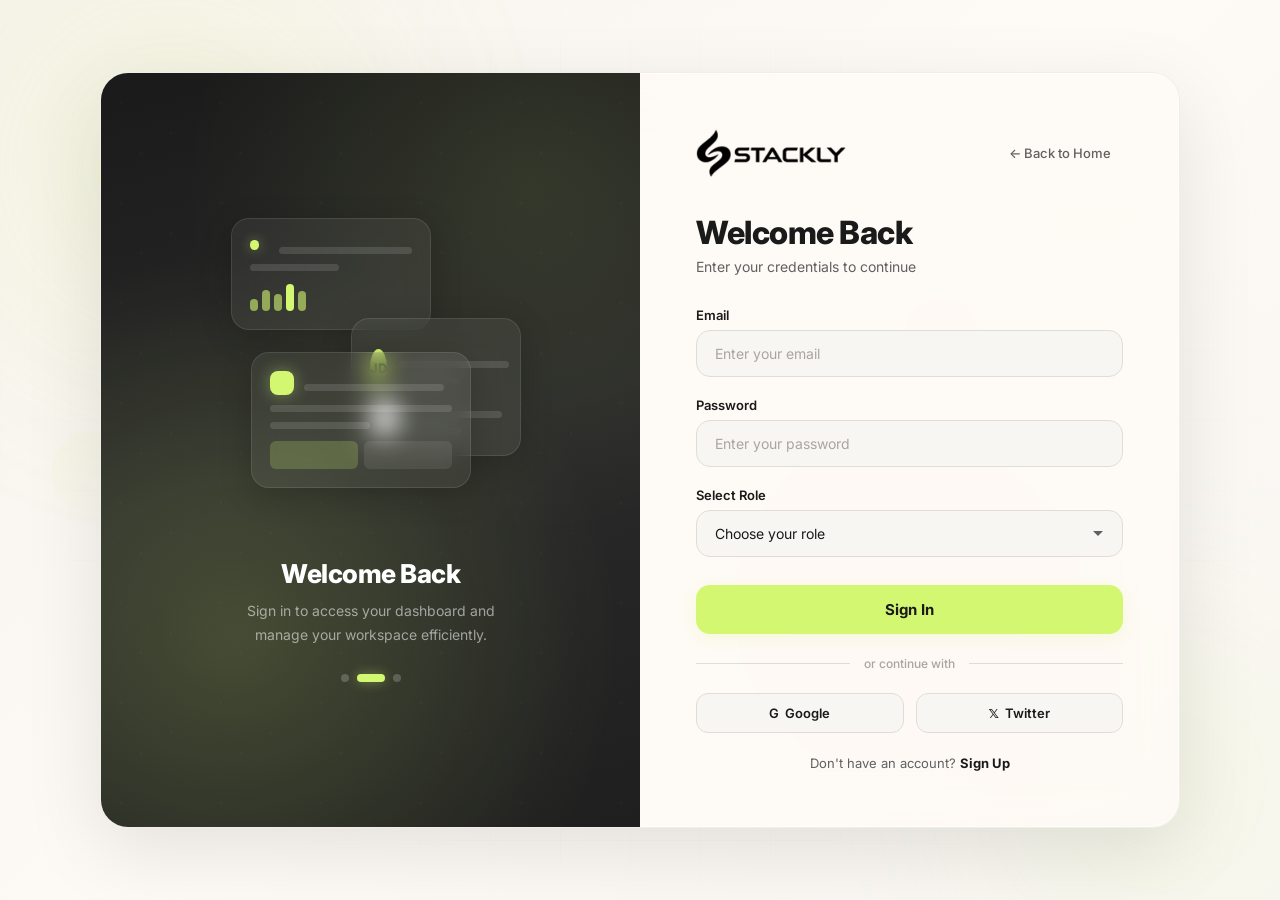
<file: sigin.html>
<!DOCTYPE html>
<html lang="en">
<head>
  <meta charset="UTF-8" />
  <meta name="viewport" content="width=device-width, initial-scale=1.0" />
  <title>Nexus — Modern SaaS Auth</title>
  <link rel="preconnect" href="https://fonts.googleapis.com">
  <link rel="preconnect" href="https://fonts.gstatic.com" crossorigin>
  <link href="https://fonts.googleapis.com/css2?family=Inter:wght@400;500;600;700;800&display=swap" rel="stylesheet">
  <style>
    :root {
      --color-white2: #F6F2ED;
      --color-white3: #FEFAF5;
      --color-white4: #F8F6F3;
      --color-btn: #F6F2ED4D;
      --color-btn1: #F6F2ED1A;
      --text-color: #616161;
      --primary-color: #D4F772;
    }

    * { margin: 0; padding: 0; box-sizing: border-box; }
    body {
      font-family: 'Inter', system-ui, -apple-system, sans-serif;
      background: var(--color-white2);
      color: var(--text-color);
      min-height: 100vh;
      overflow-x: hidden;
    }

    /* ==================== BACKGROUND SYSTEM ==================== */
    .page-bg {
      position: fixed; inset: 0; z-index: 0; overflow: hidden;
      background: linear-gradient(135deg, #F6F2ED 0%, #FEFAF5 50%, #F8F6F3 100%);
    }
    .orb {
      position: absolute; border-radius: 50%; filter: blur(90px); opacity: 0.45;
      animation: floatOrb 22s ease-in-out infinite;
    }
    .orb-1 {
      width: 600px; height: 600px;
      background: radial-gradient(circle, rgba(212,247,114,0.4) 0%, transparent 70%);
      top: -15%; left: -10%; animation-delay: 0s;
    }
    .orb-2 {
      width: 500px; height: 500px;
      background: radial-gradient(circle, rgba(212,247,114,0.3) 0%, transparent 70%);
      bottom: -15%; right: -10%; animation-delay: -8s;
    }
    .orb-3 {
      width: 350px; height: 350px;
      background: radial-gradient(circle, rgba(97,97,97,0.1) 0%, transparent 70%);
      top: 45%; left: 55%; animation-delay: -16s;
    }
    @keyframes floatOrb {
      0%,100% { transform: translate(0,0) scale(1); }
      33% { transform: translate(40px,-30px) scale(1.06); }
      66% { transform: translate(-30px,40px) scale(0.94); }
    }

    .grid-overlay {
      position: absolute; inset: 0;
      background-image:
        linear-gradient(rgba(0,0,0,0.025) 1px, transparent 1px),
        linear-gradient(90deg, rgba(0,0,0,0.025) 1px, transparent 1px);
      background-size: 70px 70px;
      mask-image: radial-gradient(ellipse at center, black 35%, transparent 75%);
      -webkit-mask-image: radial-gradient(ellipse at center, black 35%, transparent 75%);
    }

    .floating-shape {
      position: absolute; border-radius: 16px; opacity: 0.07;
      animation: floatShape 18s ease-in-out infinite;
    }
    .shape-1 { width: 90px; height: 90px; background: #D4F772; top: 12%; left: 8%; transform: rotate(15deg); animation-delay: 0s; --r: 15deg; }
    .shape-2 { width: 70px; height: 70px; background: #616161; top: 72%; left: 12%; border-radius: 50%; animation-delay: -6s; --r: -10deg; }
    .shape-3 { width: 120px; height: 50px; background: #D4F772; top: 22%; right: 10%; transform: rotate(-5deg); animation-delay: -12s; --r: -5deg; }
    .shape-4 { width: 60px; height: 60px; border: 3px solid #616161; top: 78%; right: 18%; transform: rotate(25deg); background: transparent; animation-delay: -4s; --r: 25deg; }
    .shape-5 { width: 80px; height: 80px; background: linear-gradient(135deg, #D4F772, transparent); top: 48%; left: 4%; border-radius: 50%; animation-delay: -10s; --r: 0deg; }
    .shape-6 { width: 40px; height: 40px; background: #1a1a1a; top: 35%; right: 25%; border-radius: 8px; transform: rotate(45deg); animation-delay: -14s; --r: 45deg; opacity: 0.05; }
    @keyframes floatShape {
      0%,100% { transform: translateY(0) rotate(var(--r,0deg)); }
      50% { transform: translateY(-25px) rotate(calc(var(--r,0deg) + 12deg)); }
    }

    /* ==================== LAYOUT ==================== */
    .app-container {
      position: relative; z-index: 1; min-height: 100vh;
      display: flex; align-items: center; justify-content: center;
      padding: 24px;
    }

    .auth-split {
      display: flex; width: 100%; max-width: 1080px; min-height: 640px;
      background: rgba(254,250,245,0.88);
      backdrop-filter: blur(24px);
      -webkit-backdrop-filter: blur(24px);
      border: 1px solid rgba(232,228,223,0.55);
      border-radius: 28px;
      overflow: hidden;
      box-shadow: 0 24px 80px rgba(0,0,0,0.1), 0 0 0 1px rgba(255,255,255,0.5) inset;
    }

    /* ==================== VISUAL SIDE PANEL ==================== */
    .visual-panel {
      flex: 1; min-width: 420px;
      background: linear-gradient(165deg, #1a1a1a 0%, #2a2a2a 50%, #1f1f1f 100%);
      display: flex; flex-direction: column; justify-content: center; align-items: center;
      padding: 56px; position: relative; overflow: hidden;
    }
    .visual-panel::before {
      content: ''; position: absolute; inset: 0;
      background:
        radial-gradient(circle at 25% 75%, rgba(212,247,114,0.18) 0%, transparent 55%),
        radial-gradient(circle at 80% 15%, rgba(212,247,114,0.1) 0%, transparent 45%);
    }
    .visual-panel::after {
      content: ''; position: absolute; inset: 0;
      background-image:
        radial-gradient(circle at 20% 30%, rgba(255,255,255,0.03) 0%, transparent 2%),
        radial-gradient(circle at 70% 60%, rgba(255,255,255,0.03) 0%, transparent 2%),
        radial-gradient(circle at 40% 80%, rgba(255,255,255,0.03) 0%, transparent 2%);
      background-size: 100px 100px;
    }

    .visual-illustration {
      position: relative; z-index: 1; width: 300px; height: 300px;
    }
    .viz-card {
      position: absolute;
      background: rgba(255,255,255,0.06);
      border: 1px solid rgba(255,255,255,0.1);
      border-radius: 18px;
      padding: 18px;
      backdrop-filter: blur(12px);
      animation: vizFloat 7s ease-in-out infinite;
      box-shadow: 0 8px 32px rgba(0,0,0,0.2);
    }
    .viz-card-1 { top: 0; left: 10px; width: 200px; animation-delay: 0s; }
    .viz-card-2 { top: 100px; right: 0; width: 170px; animation-delay: -2.5s; }
    .viz-card-3 { bottom: 30px; left: 30px; width: 220px; animation-delay: -5s; }
    .viz-dot { width: 10px; height: 10px; border-radius: 50%; background: var(--primary-color); display: inline-block; margin-right: 10px; box-shadow: 0 0 12px rgba(212,247,114,0.4); }
    .viz-line { height: 7px; border-radius: 4px; background: rgba(255,255,255,0.12); margin-top: 10px; }
    .viz-line.short { width: 55%; }
    .viz-avatar {
      width: 38px; height: 38px; border-radius: 50%;
      background: linear-gradient(135deg, #D4F772, #b8e050);
      display: flex; align-items: center; justify-content: center;
      font-size: 13px; font-weight: 800; color: #1a1a1a;
    }
    .viz-row { display: flex; align-items: center; gap: 12px; margin-top: 12px; }
    .viz-chart { display: flex; align-items: flex-end; gap: 4px; height: 30px; margin-top: 10px; }
    .viz-bar { width: 8px; border-radius: 4px; background: rgba(212,247,114,0.6); }
    .viz-bar:nth-child(1) { height: 40%; }
    .viz-bar:nth-child(2) { height: 70%; }
    .viz-bar:nth-child(3) { height: 55%; }
    .viz-bar:nth-child(4) { height: 90%; background: var(--primary-color); }
    .viz-bar:nth-child(5) { height: 65%; }

    @keyframes vizFloat {
      0%,100% { transform: translateY(0); }
      50% { transform: translateY(-12px); }
    }

    .visual-text { position: relative; z-index: 1; margin-top: 40px; text-align: center; }
    .visual-text h2 { color: #fff; font-size: 26px; font-weight: 800; margin-bottom: 10px; letter-spacing: -0.5px; }
    .visual-text p { color: rgba(255,255,255,0.55); font-size: 14px; line-height: 1.7; max-width: 300px; }
    .visual-dots { display: flex; gap: 8px; margin-top: 28px; position: relative; z-index: 1; }
    .visual-dot { width: 8px; height: 8px; border-radius: 50%; background: rgba(255,255,255,0.2); transition: all 0.4s cubic-bezier(0.4,0,0.2,1); }
    .visual-dot.active { background: var(--primary-color); width: 28px; border-radius: 4px; box-shadow: 0 0 12px rgba(212,247,114,0.4); }

    /* ==================== FORM PANEL ==================== */
    .form-panel {
      flex: 1; padding: 56px; display: flex; flex-direction: column; justify-content: center;
      min-width: 440px;
    }
    .auth-header { display: flex; align-items: center; justify-content: space-between; margin-bottom: 36px; }
    .auth-logo { display: flex; align-items: center; gap: 12px; font-weight: 800; font-size: 20px; color: #1a1a1a; }
    .auth-logo-icon {
      width: 40px; height: 40px; background: var(--primary-color); border-radius: 12px;
      display: flex; align-items: center; justify-content: center; font-size: 20px;
      box-shadow: 0 4px 16px rgba(212,247,114,0.3);
    }
    .back-home {
      font-size: 13px; color: var(--text-color); text-decoration: none;
      display: flex; align-items: center; gap: 5px; font-weight: 500;
      cursor: pointer; transition: all 0.2s; padding: 6px 12px; border-radius: 8px;
    }
    .back-home:hover { color: #1a1a1a; background: var(--color-white4); }
    .auth-title { font-size: 32px; font-weight: 800; color: #1a1a1a; margin-bottom: 6px; letter-spacing: -0.5px; }
    .auth-subtitle { font-size: 14px; color: var(--text-color); margin-bottom: 32px; }

    .form-group { margin-bottom: 20px; }
    .form-label { display: block; font-size: 13px; font-weight: 600; color: #1a1a1a; margin-bottom: 7px; }
    .form-input {
      width: 100%; padding: 14px 18px; border: 1.5px solid #E0DCD7; border-radius: 14px;
      background: var(--color-white4); font-size: 14px; color: #1a1a1a; outline: none;
      transition: all 0.2s; font-family: inherit;
    }
    .form-input::placeholder { color: #A9A5A0; }
    .form-input:focus { border-color: var(--primary-color); box-shadow: 0 0 0 4px rgba(212,247,114,0.15); }
    .form-input.error { border-color: #ef4444; background: #fef2f2; }
    .error-msg { font-size: 12px; color: #ef4444; margin-top: 6px; display: none; font-weight: 500; }
    .error-msg.show { display: block; }

    .role-select {
      width: 100%; padding: 14px 18px; border: 1.5px solid #E0DCD7; border-radius: 14px;
      background: var(--color-white4); font-size: 14px; color: #1a1a1a; outline: none;
      cursor: pointer; appearance: none;
      background-image: url("data:image/svg+xml,%3Csvg xmlns='http://www.w3.org/2000/svg' width='12' height='12' viewBox='0 0 12 12'%3E%3Cpath fill='%23616161' d='M6 8L1 3h10z'/%3E%3C/svg%3E");
      background-repeat: no-repeat; background-position: right 18px center; padding-right: 44px;
      font-family: inherit; transition: all 0.2s;
    }
    .role-select:focus { border-color: var(--primary-color); box-shadow: 0 0 0 4px rgba(212,247,114,0.15); }

    .auth-btn {
      width: 100%; padding: 15px; border: none; border-radius: 14px;
      background: var(--primary-color); color: #1a1a1a; font-size: 15px; font-weight: 700;
      cursor: pointer; transition: all 0.2s; margin-top: 8px; font-family: inherit;
      box-shadow: 0 4px 16px rgba(212,247,114,0.2);
    }
    .auth-btn:hover { transform: translateY(-2px); box-shadow: 0 8px 28px rgba(212,247,114,0.35); }
    .auth-btn:active { transform: translateY(0); }

    .auth-divider { display: flex; align-items: center; gap: 14px; margin: 22px 0; color: #A9A5A0; font-size: 12px; font-weight: 500; }
    .auth-divider::before, .auth-divider::after { content: ''; flex: 1; height: 1px; background: #E0DCD7; }

    .social-row { display: flex; gap: 12px; }
    .social-btn {
      flex: 1; padding: 11px; border: 1.5px solid #E0DCD7; border-radius: 12px;
      background: var(--color-white4); font-size: 13px; font-weight: 600; color: #1a1a1a;
      cursor: pointer; transition: all 0.2s; display: flex; align-items: center;
      justify-content: center; gap: 8px; font-family: inherit;
      text-decoration: none;
    }
    .social-btn:hover { border-color: var(--primary-color); background: rgba(212,247,114,0.06); transform: translateY(-1px); }

    .auth-switch { text-align: center; margin-top: 22px; font-size: 13px; color: var(--text-color); }
    .auth-switch a { color: #1a1a1a; font-weight: 700; text-decoration: none; cursor: pointer; }
    .auth-switch a:hover { text-decoration: underline; }

    .forgot-link {
      display: flex; justify-content: flex-end; margin-bottom: 18px;
    }
    .forgot-link a {
      font-size: 12px; color: var(--text-color); text-decoration: none; font-weight: 500;
      cursor: pointer; transition: color 0.2s;
    }
    .forgot-link a:hover { color: #1a1a1a; }

    /* ==================== DASHBOARD ==================== */
    .dash-wrap {
      width: 100%; min-height: 100vh; align-items: flex-start; justify-content: center;
      padding: 48px 24px;
    }
    .dash-card {
      width: 100%; max-width: 960px;
      background: rgba(254,250,245,0.9);
      backdrop-filter: blur(24px);
      -webkit-backdrop-filter: blur(24px);
      border: 1px solid rgba(232,228,223,0.55);
      border-radius: 28px; padding: 40px;
      box-shadow: 0 24px 80px rgba(0,0,0,0.1), 0 0 0 1px rgba(255,255,255,0.5) inset;
    }
    .dash-header {
      display: flex; align-items: center; justify-content: space-between;
      margin-bottom: 32px; padding-bottom: 24px; border-bottom: 1px solid #E8E4DF;
      flex-wrap: wrap; gap: 14px;
    }
    .dash-title { font-size: 26px; font-weight: 800; color: #1a1a1a; letter-spacing: -0.5px; }
    .dash-role-badge {
      padding: 8px 20px; border-radius: 24px; font-size: 11px; font-weight: 800;
      text-transform: uppercase; letter-spacing: 0.7px;
      background: var(--primary-color); color: #1a1a1a;
      box-shadow: 0 4px 16px rgba(212,247,114,0.25);
    }
    .dash-grid { display: grid; grid-template-columns: repeat(auto-fit, minmax(240px, 1fr)); gap: 18px; }
    .dash-stat {
      padding: 24px; background: var(--color-white4); border-radius: 18px;
      border: 1px solid #E8E4DF; transition: all 0.25s cubic-bezier(0.4,0,0.2,1);
      position: relative; overflow: hidden; cursor: default;
    }
    .dash-stat:hover {
      transform: translateY(-4px);
      box-shadow: 0 12px 32px rgba(0,0,0,0.07);
      border-color: var(--primary-color);
    }
    .dash-stat::before {
      content: ''; position: absolute; top: 0; left: 0; right: 0; height: 3px;
      background: var(--primary-color); opacity: 0; transition: opacity 0.25s;
    }
    .dash-stat:hover::before { opacity: 1; }
    .dash-stat-icon {
      width: 44px; height: 44px; border-radius: 12px;
      background: rgba(212,247,114,0.12); display: flex; align-items: center;
      justify-content: center; font-size: 20px; margin-bottom: 14px;
      transition: all 0.25s;
    }
    .dash-stat:hover .dash-stat-icon {
      background: var(--primary-color); transform: scale(1.1);
      box-shadow: 0 4px 16px rgba(212,247,114,0.3);
    }
    .dash-stat-label { font-size: 13px; color: var(--text-color); font-weight: 500; margin-bottom: 5px; }
    .dash-stat-value { font-size: 24px; font-weight: 800; color: #1a1a1a; letter-spacing: -0.5px; }

    .logout-btn {
      margin-top: 28px; padding: 12px 28px; border: 1.5px solid #E0DCD7; border-radius: 14px;
      background: transparent; color: var(--text-color); font-size: 14px; font-weight: 600;
      cursor: pointer; transition: all 0.2s; font-family: inherit;
    }
    .logout-btn:hover { background: var(--color-white2); color: #1a1a1a; border-color: #1a1a1a; transform: translateY(-1px); }

    .view { display: none; }
    .view.active { display: flex; }

    /* ==================== RESPONSIVE ==================== */
    @media (max-width: 960px) {
      .visual-panel { display: none; }
      .auth-split { max-width: 520px; }
      .form-panel { padding: 40px; min-width: auto; }
    }
    @media (max-width: 560px) {
      .form-panel { padding: 28px; }
      .auth-title { font-size: 24px; }
      .dash-grid { grid-template-columns: 1fr; }
      .dash-card { padding: 28px; }
      .auth-split { border-radius: 20px; }
    }

    .auth-logo {
    display: inline-flex;
    align-items: center;
    text-decoration: none;
}

.auth-logo img {
    width: 150px;
    height: auto;
    display: block;
    object-fit: contain;
}

.signup-success {
    display: none;
    padding: 14px 16px;
    margin-bottom: 20px;
    border-radius: 12px;
    background: rgba(212, 247, 114, 0.18);
    border: 1px solid rgba(212, 247, 114, 0.5);
    color: #1a1a1a;
    font-size: 13px;
    font-weight: 600;
    line-height: 1.5;
}

.signup-success.show {
    display: block;
}

  </style>
</head>
<body>

  <!-- ==================== BACKGROUND ==================== -->
  <div class="page-bg">
    <div class="orb orb-1"></div>
    <div class="orb orb-2"></div>
    <div class="orb orb-3"></div>
    <div class="grid-overlay"></div>
    <div class="floating-shape shape-1"></div>
    <div class="floating-shape shape-2"></div>
    <div class="floating-shape shape-3"></div>
    <div class="floating-shape shape-4"></div>
    <div class="floating-shape shape-5"></div>
    <div class="floating-shape shape-6"></div>
  </div>

  <div class="app-container">

    <!-- ==================== SIGN UP ==================== -->
    <div class="view auth-split" id="view-signup">
      <!-- Visual Panel -->
      <div class="visual-panel">
        <div class="visual-illustration">
          <div class="viz-card viz-card-1">
            <div style="display:flex;align-items:center;gap:10px;">
              <div class="viz-dot"></div>
              <div class="viz-line" style="width:85%;"></div>
            </div>
            <div class="viz-line short"></div>
            <div class="viz-chart">
              <div class="viz-bar"></div><div class="viz-bar"></div><div class="viz-bar"></div><div class="viz-bar"></div><div class="viz-bar"></div>
            </div>
          </div>
          <div class="viz-card viz-card-2">
            <div class="viz-row">
              <div class="viz-avatar">JD</div>
              <div>
                <div class="viz-line" style="width:110px;"></div>
                <div class="viz-line short"></div>
              </div>
            </div>
            <div class="viz-row">
              <div class="viz-avatar" style="background:linear-gradient(135deg,#fff,#e0e0e0);color:#616161;">AK</div>
              <div>
                <div class="viz-line" style="width:90px;"></div>
                <div class="viz-line short"></div>
              </div>
            </div>
          </div>
          <div class="viz-card viz-card-3">
            <div style="display:flex;align-items:center;gap:10px;margin-bottom:10px;">
              <div style="width:24px;height:24px;border-radius:8px;background:var(--primary-color);box-shadow:0 0 16px rgba(212,247,114,0.4);"></div>
              <div class="viz-line" style="width:140px;"></div>
            </div>
            <div class="viz-line"></div>
            <div class="viz-line short"></div>
            <div style="display:flex;gap:6px;margin-top:12px;">
              <div style="flex:1;height:28px;border-radius:6px;background:rgba(212,247,114,0.2);"></div>
              <div style="flex:1;height:28px;border-radius:6px;background:rgba(255,255,255,0.08);"></div>
            </div>
          </div>
        </div>
        <div class="visual-text">
          <h2>Start Your Journey</h2>
          <p>Join thousands of professionals building the future with our next-generation platform.</p>
        </div>
        <div class="visual-dots">
          <div class="visual-dot active"></div>
          <div class="visual-dot"></div>
          <div class="visual-dot"></div>
        </div>
      </div>

      <!-- Form Panel -->
      <div class="form-panel">
        <div class="auth-header">
          <a href="index.html" class="auth-logo">
    <img src="assets/images/logo.webp" alt="Logo">
</a>
          <a href="index.html" class="back-home">
    ← Back to Home
</a>
        </div>
        <div class="auth-title">Create Account</div>
        <div class="auth-subtitle">Join us and start your journey today</div>

        <div class="signup-success" id="signup-success">
    ✓ Account created successfully! Redirecting to Sign In...
</div>

        <form id="signupForm" onsubmit="return handleSignup(event)">

    <div class="form-group">
        <label class="form-label">Full Name</label>
        <input
            type="text"
            class="form-input"
            id="su-name"
            placeholder="John Doe"
            autocomplete="name">
        <div class="error-msg" id="err-name">Please enter your full name</div>
    </div>

    <div class="form-group">
        <label class="form-label">Email</label>
        <input
            type="email"
            class="form-input"
            id="su-email"
            placeholder="john@example.com"
            autocomplete="email">
        <div class="error-msg" id="err-email">
            Please enter a valid email address
        </div>
    </div>

    <div class="form-group">
        <label class="form-label">Password</label>
        <input
            type="password"
            class="form-input"
            id="su-pass"
            placeholder="Create a strong password"
            autocomplete="new-password">

        <div class="error-msg" id="err-pass">
            Password must be at least 8 characters and include uppercase, lowercase, number and special character.
        </div>
    </div>

    <div class="form-group">
        <label class="form-label">Confirm Password</label>
        <input
            type="password"
            class="form-input"
            id="su-cpass"
            placeholder="Confirm your password"
            autocomplete="new-password">

        <div class="error-msg" id="err-cpass">
            Passwords do not match
        </div>
    </div>

    <div class="form-group">
        <label class="form-label">Select Role</label>

        <select class="role-select" id="su-role">
            <option value="">Choose your role</option>
            <option value="admin">Admin</option>
            <option value="user">User</option>
        </select>

        <div class="error-msg" id="err-role">
            Please select a role
        </div>
    </div>

    <button type="submit" class="auth-btn">
        Sign Up
    </button>

</form>
        <div class="auth-divider">or continue with</div>
        <div class="social-row">
          <a href="404.html" class="social-btn">
    G &nbsp;Google
</a>

<a href="404.html" class="social-btn">
    𝕏 &nbsp;Twitter
</a>
        </div>
        <div class="auth-switch">Already have an account? <a onclick="showView('signin')">Sign In</a></div>
      </div>
    </div>

    <!-- ==================== SIGN IN ==================== -->
    <div class="view auth-split active" id="view-signin">
      <!-- Visual Panel -->
      <div class="visual-panel">
        <div class="visual-illustration">
          <div class="viz-card viz-card-1">
            <div style="display:flex;align-items:center;gap:10px;">
              <div class="viz-dot"></div>
              <div class="viz-line" style="width:85%;"></div>
            </div>
            <div class="viz-line short"></div>
            <div class="viz-chart">
              <div class="viz-bar"></div><div class="viz-bar"></div><div class="viz-bar"></div><div class="viz-bar"></div><div class="viz-bar"></div>
            </div>
          </div>
          <div class="viz-card viz-card-2">
            <div class="viz-row">
              <div class="viz-avatar">JD</div>
              <div>
                <div class="viz-line" style="width:110px;"></div>
                <div class="viz-line short"></div>
              </div>
            </div>
            <div class="viz-row">
              <div class="viz-avatar" style="background:linear-gradient(135deg,#fff,#e0e0e0);color:#616161;">AK</div>
              <div>
                <div class="viz-line" style="width:90px;"></div>
                <div class="viz-line short"></div>
              </div>
            </div>
          </div>
          <div class="viz-card viz-card-3">
            <div style="display:flex;align-items:center;gap:10px;margin-bottom:10px;">
              <div style="width:24px;height:24px;border-radius:8px;background:var(--primary-color);box-shadow:0 0 16px rgba(212,247,114,0.4);"></div>
              <div class="viz-line" style="width:140px;"></div>
            </div>
            <div class="viz-line"></div>
            <div class="viz-line short"></div>
            <div style="display:flex;gap:6px;margin-top:12px;">
              <div style="flex:1;height:28px;border-radius:6px;background:rgba(212,247,114,0.2);"></div>
              <div style="flex:1;height:28px;border-radius:6px;background:rgba(255,255,255,0.08);"></div>
            </div>
          </div>
        </div>
        <div class="visual-text">
          <h2>Welcome Back</h2>
          <p>Sign in to access your dashboard and manage your workspace efficiently.</p>
        </div>
        <div class="visual-dots">
          <div class="visual-dot"></div>
          <div class="visual-dot active"></div>
          <div class="visual-dot"></div>
        </div>
      </div>

      <!-- Form Panel -->
      <div class="form-panel">
        <div class="auth-header">
             <a href="index.html" class="auth-logo">
    <img src="assets/images/logo.webp" alt="Logo">
</a>
          <a href="index.html" class="back-home">
    ← Back to Home
</a>
        </div>
        <div class="auth-title">Welcome Back</div>
        <div class="auth-subtitle">Enter your credentials to continue</div>

<form id="signinForm" onsubmit="return handleSignin(event)">

    <div class="form-group">
        <label class="form-label">Email</label>

        <input
            type="email"
            class="form-input"
            id="si-email"
            placeholder="Enter your email"
            required>

        <div class="error-msg" id="err-si-email">
            Please enter a valid email address.
        </div>
    </div>

    <div class="form-group">
        <label class="form-label">Password</label>

        <input
            type="password"
            class="form-input"
            id="si-pass"
            placeholder="Enter your password"
            required>

        <div class="error-msg" id="err-si-pass">
            Password must be at least 8 characters and include uppercase,
            lowercase, number and special character.
        </div>
    </div>

    <div class="form-group">
        <label class="form-label">Select Role</label>

        <select class="role-select" id="si-role" required>
            <option value="">Choose your role</option>
            <option value="admin">Admin</option>
            <option value="user">User</option>
        </select>

        <div class="error-msg" id="err-si-role">
            Please select Admin or User.
        </div>
    </div>

    <button type="submit" class="auth-btn">
        Sign In
    </button>

</form>
        <div class="auth-divider">or continue with</div>
        <div class="social-row">
          <a href="404.html" class="social-btn">
    G &nbsp;Google
</a>

<a href="404.html" class="social-btn">
    𝕏 &nbsp;Twitter
</a>
        </div>
        <div class="auth-switch">Don't have an account? <a onclick="showView('signup')">Sign Up</a></div>
      </div>
    </div>

    <!-- ==================== DASHBOARD ==================== -->
    <div class="view dash-wrap" id="view-dashboard">
      <div class="dash-card">
        <div class="dash-header">
          <div class="dash-title" id="dash-title">Dashboard</div>
          <div class="dash-role-badge" id="dash-badge">Role</div>
        </div>
        <div class="dash-grid" id="dash-content"></div>
        <div style="text-align:center;">
          <button class="logout-btn" onclick="logout()">← Logout</button>
        </div>
      </div>
    </div>

  </div>

  <script>
    /* ==================== VIEW ROUTING ==================== */
    function showView(id) {
      document.querySelectorAll('.view').forEach(v => v.classList.remove('active'));
      document.getElementById('view-' + id).classList.add('active');
      clearErrors();
      window.scrollTo(0,0);
    }

    function clearErrors() {
      document.querySelectorAll('.form-input').forEach(i => i.classList.remove('error'));
      document.querySelectorAll('.error-msg').forEach(e => e.classList.remove('show'));
    }

    function setError(id, show) {
      const el = document.getElementById(id);
      if (!el) return;
      const input = el.previousElementSibling;
      if (input && input.classList) {
        if (show) input.classList.add('error');
        else input.classList.remove('error');
      }
      if (show) el.classList.add('show');
      else el.classList.remove('show');
    }

    function validateEmail(email) {
      return /^[^\s@]+@[^\s@]+\.[^\s@]+$/.test(email);
    }

    /* ==================== SIGN UP ==================== */
function handleSignup(e) {
    e.preventDefault();

    clearErrors();

    const name = document.getElementById('su-name').value.trim();
    const email = document.getElementById('su-email').value.trim();
    const pass = document.getElementById('su-pass').value;
    const cpass = document.getElementById('su-cpass').value;
    const role = document.getElementById('su-role').value;

    let ok = true;

    /* =========================
       NAME VALIDATION
    ========================= */
    if (name.length < 2) {
        setError('err-name', true);
        ok = false;
    }

    /* =========================
       EMAIL VALIDATION
    ========================= */
    const emailPattern =
        /^[a-zA-Z0-9._%+-]+@[a-zA-Z0-9.-]+\.[a-zA-Z]{2,}$/;

    if (!emailPattern.test(email)) {
        setError('err-email', true);
        ok = false;
    }

    /* =========================
       STRONG PASSWORD VALIDATION
       
       Requirements:
       - Minimum 8 characters
       - Uppercase letter
       - Lowercase letter
       - Number
       - Special character
    ========================= */

    const strongPasswordPattern =
        /^(?=.*[a-z])(?=.*[A-Z])(?=.*\d)(?=.*[@$!%*?&])[A-Za-z\d@$!%*?&]{8,}$/;

    if (!strongPasswordPattern.test(pass)) {
        setError('err-pass', true);
        ok = false;
    }

    /* =========================
       CONFIRM PASSWORD
    ========================= */

    if (!cpass || pass !== cpass) {
        setError('err-cpass', true);
        ok = false;
    }

    /* =========================
       ROLE
    ========================= */

    if (role !== 'admin' && role !== 'user') {
        setError('err-role', true);
        ok = false;
    }

    /* =========================
       STOP IF VALIDATION FAILS
    ========================= */

    if (!ok) {
        return false;
    }


    /* =========================
       SUCCESS MESSAGE
    ========================= */

    const successMessage =
        document.getElementById('signup-success');

    if (successMessage) {
        successMessage.classList.add('show');
    }

    /* Disable button temporarily */

    const signupButton =
        document.querySelector('#signupForm .auth-btn');

    if (signupButton) {
        signupButton.disabled = true;
        signupButton.textContent = 'Account Created ✓';
    }

    /* =========================
       MOVE TO SIGN IN
    ========================= */

    setTimeout(function () {

        document.getElementById('signinForm').reset();

        document.getElementById('si-email').value = email;

        if (successMessage) {
            successMessage.classList.remove('show');
        }

        if (signupButton) {
            signupButton.disabled = false;
            signupButton.textContent = 'Sign Up';
        }

        showView('signin');

    }, 1500);

    return false;
}

    /* ==================== SIGN IN ==================== */
function handleSignin(e) {
    e.preventDefault();

    clearErrors();

    const email = document.getElementById('si-email').value.trim();
    const pass = document.getElementById('si-pass').value;
    const role = document.getElementById('si-role').value;

    let isValid = true;

    /* =========================
       EMAIL VALIDATION
    ========================= */

    const emailPattern =
        /^[a-zA-Z0-9._%+-]+@[a-zA-Z0-9.-]+\.[a-zA-Z]{2,}$/;

    if (!emailPattern.test(email)) {

        document.getElementById('err-si-email').textContent =
            'Please enter a valid email address.';

        setError('err-si-email', true);

        isValid = false;
    }

    /* =========================
       STRONG PASSWORD VALIDATION
       
       Minimum 8 characters
       Uppercase
       Lowercase
       Number
       Special character
    ========================= */

    const strongPasswordPattern =
        /^(?=.*[a-z])(?=.*[A-Z])(?=.*\d)(?=.*[@$!%*?&])[A-Za-z\d@$!%*?&]{8,}$/;

    if (!strongPasswordPattern.test(pass)) {

        document.getElementById('err-si-pass').textContent =
            'Password must be at least 8 characters and include uppercase, lowercase, number and special character.';

        setError('err-si-pass', true);

        isValid = false;
    }

    /* =========================
       ROLE VALIDATION
    ========================= */

    if (role !== 'admin' && role !== 'user') {

        document.getElementById('err-si-role').textContent =
            'Please select Admin or User.';

        setError('err-si-role', true);

        isValid = false;
    }

    /* =========================
       STOP IF INVALID
    ========================= */

    if (!isValid) {
        return false;
    }

    /* =========================
       SAVE LOGIN INFORMATION
    ========================= */

    localStorage.setItem('nexus_logged_in', 'true');
    localStorage.setItem('nexus_login_email', email);
    localStorage.setItem('nexus_login_role', role);

    /* =========================
       REDIRECT BASED ON ROLE
    ========================= */

    if (role === 'admin') {

        window.location.href = 'admin-dashboard.html';

    } else if (role === 'user') {

        window.location.href = 'user-dashboard.html';
    }

    return false;
}

    /* ==================== DASHBOARD ==================== */
    function renderDashboard(role) {
      const badge   = document.getElementById('dash-badge');
      const title   = document.getElementById('dash-title');
      const content = document.getElementById('dash-content');
      const name    = localStorage.getItem('nexus_name') || 'User';

      badge.textContent = role;
      title.textContent = 'Welcome back, ' + name;

      const roleData = {
        admin: [
          { label: 'Total Users', value: '1,248', icon: '👤' },
          { label: 'Active Sessions', value: '342', icon: '🔥' },
          { label: 'System Health', value: '99.9%', icon: '♥' },
          { label: 'Pending Approvals', value: '12', icon: '⏳' },
          { label: 'Server Status', value: 'Running', icon: '●' },
        ],
        manager: [
          { label: 'Team Members', value: '24', icon: '👥' },
          { label: 'Projects Active', value: '8', icon: '📁' },
          { label: 'Tasks Completed', value: '156', icon: '✓' },
          { label: 'Meetings Today', value: '3', icon: '📅' },
          { label: 'Performance Score', value: '92%', icon: '📈' },
        ],
        user: [
          { label: 'My Tasks', value: '5', icon: '📝' },
          { label: 'Completed', value: '23', icon: '✓' },
          { label: 'In Progress', value: '2', icon: '⏳' },
          { label: 'Messages', value: '7', icon: '💬' },
          { label: 'Notifications', value: '3', icon: '🔔' },
        ],
        editor: [
          { label: 'Articles Published', value: '42', icon: '📰' },
          { label: 'Drafts', value: '6', icon: '📝' },
          { label: 'Pending Review', value: '3', icon: '⏳' },
          { label: 'Word Count', value: '12,450', icon: '📊' },
          { label: 'Editor Score', value: 'A+', icon: '⭐' },
        ],
      };

      const data = roleData[role] || roleData.user;
      content.innerHTML = data.map(d => `
        <div class="dash-stat">
          <div class="dash-stat-icon">${d.icon}</div>
          <div class="dash-stat-label">${d.label}</div>
          <div class="dash-stat-value">${d.value}</div>
        </div>
      `).join('');
    }

function logout() {
    document.getElementById('signupForm').reset();
    document.getElementById('signinForm').reset();

    showView('signin');
}

function goHome() {
    window.location.href = 'index.html';
}

/* ==================== INIT ==================== */
showView('signin');
  </script>
</body>
</html>
</file>
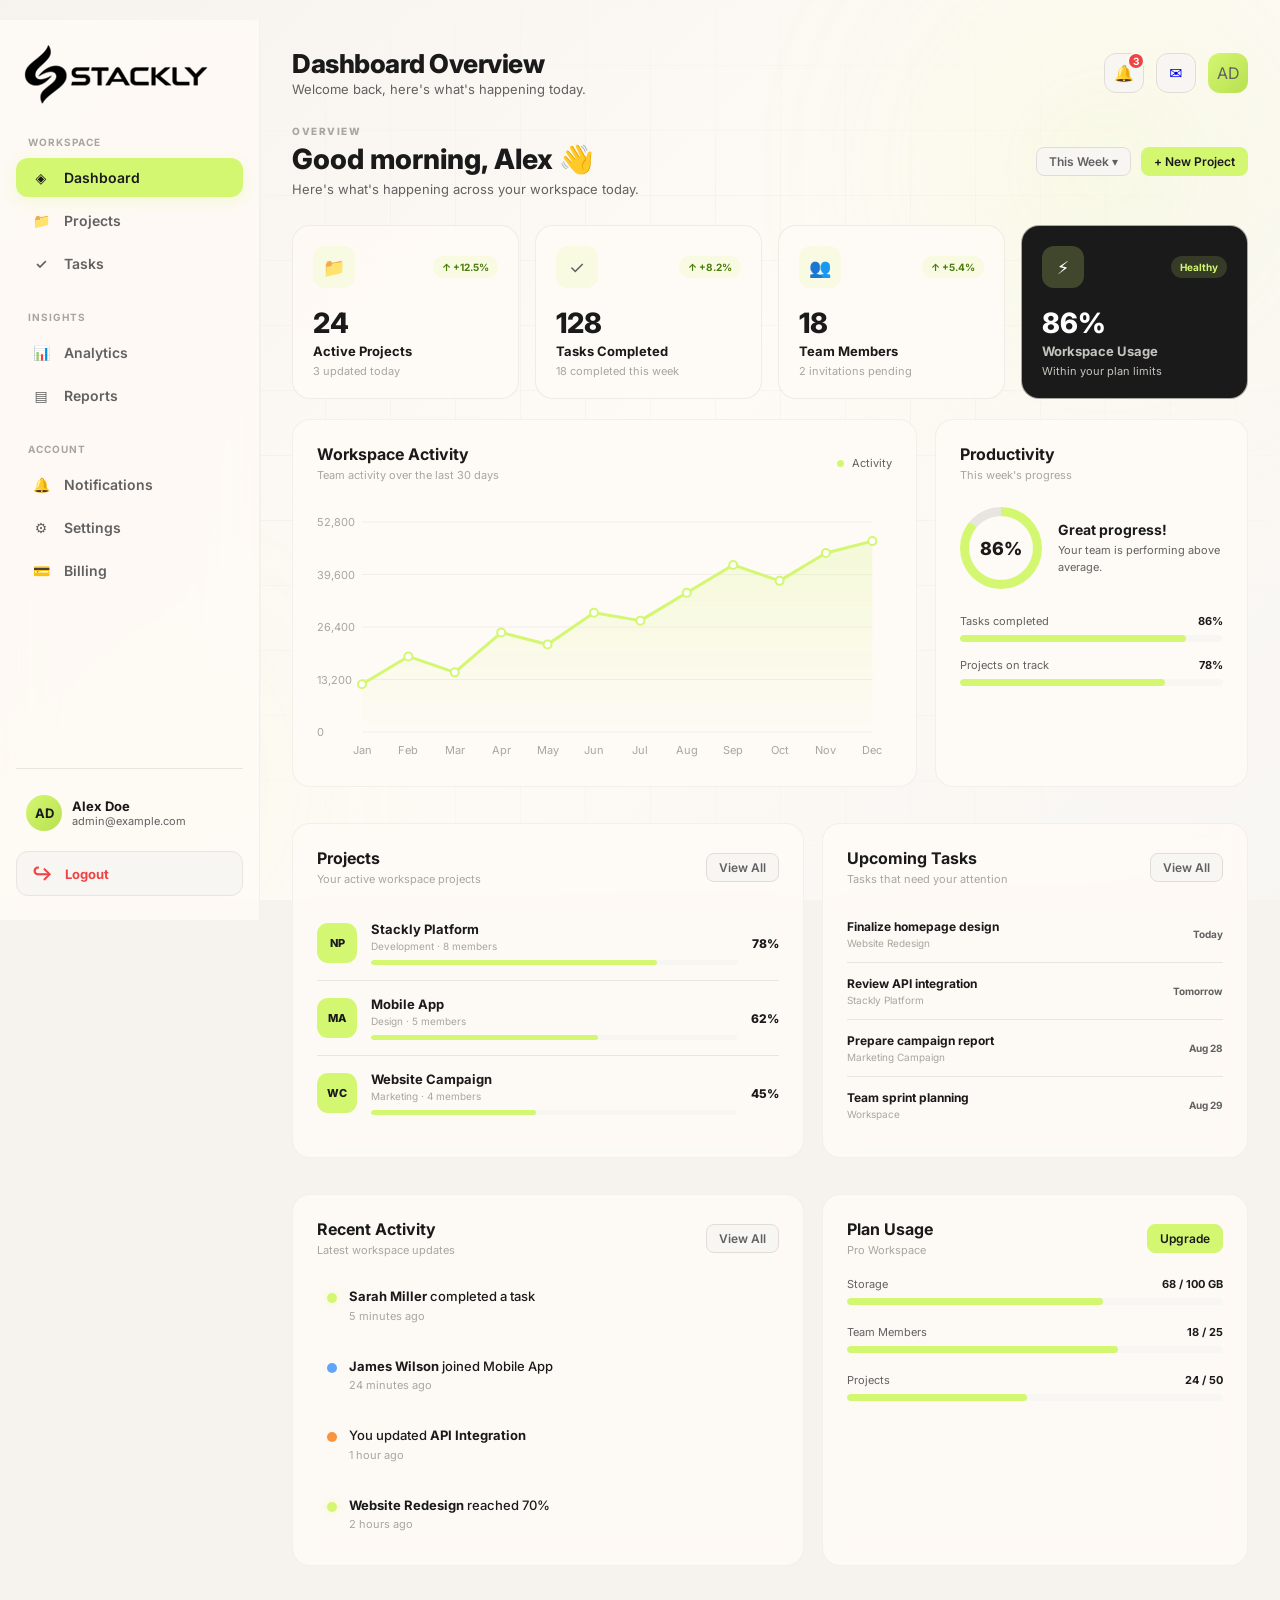
<file: user-dashboard.html>
html_code = '''<!DOCTYPE html>
<html lang="en">
<head>
  <meta charset="UTF-8" />
  <meta name="viewport" content="width=device-width, initial-scale=1.0" />
  <title>Stackly User — Dashboard</title>
  <link rel="preconnect" href="https://fonts.googleapis.com">
  <link rel="preconnect" href="https://fonts.gstatic.com" crossorigin>
  <link href="https://fonts.googleapis.com/css2?family=Inter:wght@400;500;600;700;800&display=swap" rel="stylesheet">
  <style>
    :root {
      --color-white2: #F6F2ED;
      --color-white3: #FEFAF5;
      --color-white4: #F8F6F3;
      --color-btn: #F6F2ED4D;
      --color-btn1: #F6F2ED1A;
      --text-color: #616161;
      --primary-color: #D4F772;
      --dark: #1a1a1a;
    }

    * { margin: 0; padding: 0; box-sizing: border-box; }
    body {
      font-family: 'Inter', system-ui, -apple-system, sans-serif;
      background: var(--color-white2);
      color: var(--text-color);
      min-height: 100vh;
      overflow-x: hidden;
    }

    /* ==================== BACKGROUND ==================== */
    .page-bg {
      position: fixed; inset: 0; z-index: 0; overflow: hidden;
      background: linear-gradient(135deg, var(--color-white2) 0%, var(--color-white3) 50%, var(--color-white4) 100%);
    }
    .orb {
      position: absolute; border-radius: 50%; filter: blur(90px); opacity: 0.4;
    }
    .orb-1 {
      width: 550px; height: 550px;
      background: radial-gradient(circle, rgba(212,247,114,0.4) 0%, transparent 70%);
      top: -12%; right: -8%;
    }
    .orb-2 {
      width: 450px; height: 450px;
      background: radial-gradient(circle, rgba(212,247,114,0.28) 0%, transparent 70%);
      bottom: -12%; left: -8%;
    }
    .grid-overlay {
      position: absolute; inset: 0;
      background-image:
        linear-gradient(rgba(0,0,0,0.022) 1px, transparent 1px),
        linear-gradient(90deg, rgba(0,0,0,0.022) 1px, transparent 1px);
      background-size: 65px 65px;
      mask-image: radial-gradient(ellipse at center, black 40%, transparent 80%);
      -webkit-mask-image: radial-gradient(ellipse at center, black 40%, transparent 80%);
    }

    /* ==================== LAYOUT ==================== */
    .dashboard { position: relative; z-index: 1; display: flex; min-height: 100vh; }

    /* ==================== SIDEBAR ==================== */
  .sidebar {
  width: 260px;
  background: rgba(254,250,245,0.88);
  backdrop-filter: blur(24px);
  -webkit-backdrop-filter: blur(24px);
  border-right: 1px solid rgba(232,228,223,0.5);
  display: flex;
  flex-direction: column;
  padding: 24px 16px;
  position: fixed;
  height: 100dvh;
  z-index: 10;
  transition: width 0.3s ease;

  /* Sidebar Scroll */
  overflow-y: auto;
  overflow-x: hidden;
}

.sidebar::-webkit-scrollbar {
  width: 5px;
}

.sidebar::-webkit-scrollbar-track {
  background: transparent;
}

.sidebar::-webkit-scrollbar-thumb {
  background: #d8d4cf;
  border-radius: 10px;
}

.sidebar::-webkit-scrollbar-thumb:hover {
  background: #bdb8b1;
}

    .sidebar.collapsed { width: 80px; }
    .sidebar.collapsed ~ .main-content { margin-left: 80px; }

    .logo {
      display: flex; align-items: center; gap: 12px;
      font-weight: 800; font-size: 20px; color: var(--dark);
      margin-bottom: 32px; padding: 0 8px;
    }
    .logo-icon {
      width: 40px; height: 40px; background: var(--primary-color);
      border-radius: 12px; display: flex; align-items: center; justify-content: center;
      font-size: 20px; flex-shrink: 0;
      box-shadow: 0 4px 16px rgba(212,247,114,0.3);
    }
    .logo-text { white-space: nowrap; overflow: hidden; transition: opacity 0.2s; }
    .sidebar.collapsed .logo-text { opacity: 0; width: 0; }

    .nav-section { margin-bottom: 24px; }
    .nav-label {
      font-size: 10px; font-weight: 700; text-transform: uppercase;
      letter-spacing: 1px; color: #A9A5A0; margin-bottom: 10px; padding: 0 12px;
      white-space: nowrap; overflow: hidden; transition: opacity 0.2s;
    }
    .sidebar.collapsed .nav-label { opacity: 0; }

    .nav-item {
      display: flex; align-items: center; gap: 12px;
      padding: 11px 14px; border-radius: 12px;
      font-size: 14px; font-weight: 600; color: var(--text-color);
      cursor: pointer; transition: all 0.2s; margin-bottom: 4px; white-space: nowrap;
    }
    .nav-item:hover { background: var(--color-white4); color: var(--dark); }
    .nav-item.active {
      background: var(--primary-color); color: var(--dark);
      box-shadow: 0 4px 16px rgba(212,247,114,0.25);
    }
    .nav-icon { width: 22px; text-align: center; flex-shrink: 0; }
    .nav-text { white-space: nowrap; overflow: hidden; transition: opacity 0.2s; }
    .sidebar.collapsed .nav-text { opacity: 0; width: 0; }

    .sidebar-footer { margin-top: auto; padding-top: 16px; border-top: 1px solid #E8E4DF; }
    .user-card {
      display: flex; align-items: center; gap: 10px;
      padding: 10px; border-radius: 12px; cursor: pointer; transition: background 0.2s;
    }
    .user-card:hover { background: var(--color-white4); }
    .user-avatar {
      width: 36px; height: 36px; border-radius: 50%;
      background: linear-gradient(135deg, var(--primary-color), #b8e050);
      display: flex; align-items: center; justify-content: center;
      font-size: 13px; font-weight: 700; color: var(--dark); flex-shrink: 0;
    }
    .user-info { white-space: nowrap; overflow: hidden; transition: opacity 0.2s; }
    .sidebar.collapsed .user-info { opacity: 0; width: 0; }
    .user-name { font-size: 13px; font-weight: 700; color: var(--dark); }
    .user-role { font-size: 11px; color: var(--text-color); }

    .collapse-btn {
      position: absolute; top: 28px; right: -14px;
      width: 28px; height: 28px; background: var(--color-white3);
      border: 1px solid #E8E4DF; border-radius: 50%;
      display: flex; align-items: center; justify-content: center;
      cursor: pointer; font-size: 12px;
      box-shadow: 0 2px 8px rgba(0,0,0,0.08); z-index: 20;
      transition: transform 0.3s;
    }
    .sidebar.collapsed .collapse-btn { transform: rotate(180deg); }

    /* ==================== MAIN CONTENT ==================== */
    .main-content {
      flex: 1; margin-left: 260px; padding: 28px 32px;
      transition: margin-left 0.3s ease; min-width: 0;
    }

    /* ==================== TOPBAR ==================== */
    .topbar {
      display: flex; align-items: center; justify-content: space-between;
      margin-bottom: 28px; flex-wrap: wrap; gap: 16px;
    }
    .page-title h1 {
      font-size: 26px; font-weight: 800; color: var(--dark); letter-spacing: -0.5px;
    }
    .page-title p { font-size: 13px; color: var(--text-color); margin-top: 2px; }
    .topbar-actions { display: flex; align-items: center; gap: 12px; }

    .search-box { position: relative; }
    .search-box input {
      width: 260px; padding: 10px 14px 10px 38px;
      border: 1.5px solid #E0DCD7; border-radius: 12px;
      background: var(--color-white4); font-size: 13px; outline: none;
      transition: all 0.2s; font-family: inherit;
    }
    .search-box input:focus {
      border-color: var(--primary-color);
      box-shadow: 0 0 0 3px rgba(212,247,114,0.15);
    }
    .search-box::before {
      content: '🔍'; position: absolute; left: 12px; top: 50%;
      transform: translateY(-50%); font-size: 13px; opacity: 0.5;
    }

    .icon-btn {
      width: 40px; height: 40px; border-radius: 12px;
      border: 1.5px solid #E0DCD7; background: var(--color-white4);
      display: flex; align-items: center; justify-content: center;
      cursor: pointer; font-size: 16px; transition: all 0.2s; position: relative;
      text-decoration: none;
    }
    .icon-btn:hover {
      border-color: var(--primary-color);
      background: rgba(212,247,114,0.08);
    }
    .badge {
      position: absolute; top: -2px; right: -2px;
      width: 18px; height: 18px; background: #ef4444; color: #fff;
      font-size: 10px; font-weight: 700; border-radius: 50%;
      display: flex; align-items: center; justify-content: center;
      border: 2px solid var(--color-white3);
    }

    /* ==================== PANELS & CARDS ==================== */
    .panel {
      background: rgba(254,250,245,0.9);
      backdrop-filter: blur(12px); -webkit-backdrop-filter: blur(12px);
      border: 1px solid rgba(232,228,223,0.5); border-radius: 18px;
      padding: 24px; margin-bottom: 18px;
    }
    .panel-header {
      display: flex; align-items: center; justify-content: space-between;
      margin-bottom: 20px; flex-wrap: wrap; gap: 10px;
    }
    .panel-title { font-size: 16px; font-weight: 700; color: var(--dark); }
    .panel-action {
      font-size: 12px; font-weight: 600; color: var(--text-color);
      cursor: pointer; padding: 6px 12px; border-radius: 8px;
      transition: all 0.2s; border: 1.5px solid #E0DCD7; background: var(--color-white4);
      text-decoration: none;
    }
    .panel-action:hover { background: var(--primary-color); color: var(--dark); border-color: var(--primary-color); }
    .panel-action.primary { background: var(--primary-color); color: var(--dark); border-color: var(--primary-color); }
    .panel-action.primary:hover { box-shadow: 0 4px 16px rgba(212,247,114,0.3); }

    /* ==================== STATS ==================== */
    .stats-grid {
      display: grid;
      grid-template-columns: repeat(auto-fit, minmax(200px, 1fr));
      gap: 18px; margin-bottom: 28px;
    }
    .stat-card {
      background: rgba(254,250,245,0.9);
      backdrop-filter: blur(12px); -webkit-backdrop-filter: blur(12px);
      border: 1px solid rgba(232,228,223,0.5); border-radius: 18px;
      padding: 22px; transition: all 0.25s; position: relative; overflow: hidden;
    }
    .stat-card:hover {
      transform: translateY(-3px);
      box-shadow: 0 12px 32px rgba(0,0,0,0.06);
      border-color: var(--primary-color);
    }
    .stat-card::before {
      content: ''; position: absolute; top: 0; left: 0; right: 0; height: 3px;
      background: var(--primary-color); opacity: 0; transition: opacity 0.25s;
    }
    .stat-card:hover::before { opacity: 1; }

    .stat-header {
      display: flex; align-items: center; justify-content: space-between;
      margin-bottom: 14px;
    }
    .stat-icon {
      width: 44px; height: 44px; border-radius: 12px;
      background: rgba(212,247,114,0.12);
      display: flex; align-items: center; justify-content: center;
      font-size: 20px; transition: all 0.25s;
    }
    .stat-card:hover .stat-icon {
      background: var(--primary-color); transform: scale(1.1);
      box-shadow: 0 4px 16px rgba(212,247,114,0.3);
    }
    .stat-trend {
      font-size: 12px; font-weight: 700;
      padding: 4px 10px; border-radius: 20px;
      background: rgba(212,247,114,0.15); color: #4a7c0f;
    }
    .stat-trend.down { background: #fef2f2; color: #ef4444; }
    .stat-value {
      font-size: 28px; font-weight: 800; color: var(--dark);
      margin-bottom: 4px; letter-spacing: -0.5px;
    }
    .stat-label { font-size: 13px; color: var(--text-color); font-weight: 500; }

    /* ==================== CONTENT GRID ==================== */
    .content-grid {
      display: grid; grid-template-columns: 2fr 1fr; gap: 18px;
      margin-bottom: 28px;
    }
    .bottom-grid { display: grid; grid-template-columns: 1fr 1fr; gap: 18px; }

    /* ==================== CHARTS ==================== */
    .chart-canvas { width: 100%; height: 260px; }
    .chart-canvas.sm { height: 180px; }

    /* ==================== ACTIVITY ==================== */
    .activity-list { display: flex; flex-direction: column; gap: 14px; }
    .activity-item {
      display: flex; align-items: flex-start; gap: 12px;
      padding: 10px; border-radius: 12px; transition: background 0.2s;
    }
    .activity-item:hover { background: var(--color-white4); }
    .activity-dot {
      width: 10px; height: 10px; border-radius: 50%;
      margin-top: 6px; flex-shrink: 0;
    }
    .activity-dot.green { background: var(--primary-color); box-shadow: 0 0 8px rgba(212,247,114,0.4); }
    .activity-dot.blue { background: #60a5fa; }
    .activity-dot.orange { background: #fb923c; }
    .activity-dot.red { background: #ef4444; }
    .activity-text { font-size: 13px; color: var(--dark); font-weight: 500; line-height: 1.5; }
    .activity-time { font-size: 11px; color: #A9A5A0; margin-top: 2px; }

    /* ==================== TABLE ==================== */
    .table-wrap { overflow-x: auto; }
    table { width: 100%; border-collapse: collapse; }
    th {
      text-align: left; padding: 12px 16px;
      font-size: 11px; font-weight: 700; text-transform: uppercase;
      letter-spacing: 0.5px; color: #A9A5A0; border-bottom: 1px solid #E8E4DF;
    }
    td {
      padding: 14px 16px; font-size: 13px;
      color: var(--dark); font-weight: 500; border-bottom: 1px solid #E8E4DF;
    }
    tr:hover td { background: var(--color-white4); }
    .user-cell { display: flex; align-items: center; gap: 10px; }
    .table-avatar {
      width: 32px; height: 32px; border-radius: 50%;
      background: linear-gradient(135deg, var(--primary-color), #b8e050);
      display: flex; align-items: center; justify-content: center;
      font-size: 11px; font-weight: 700; color: var(--dark);
    }
    .status-badge {
      padding: 4px 12px; border-radius: 20px; font-size: 11px; font-weight: 700;
    }
    .status-active { background: rgba(212,247,114,0.2); color: #4a7c0f; }
    .status-pending { background: #fef3c7; color: #b45309; }
    .status-inactive { background: #f3f4f6; color: #6b7280; }

    /* ==================== PROGRESS ==================== */
    .progress-item { margin-bottom: 16px; }
    .progress-header {
      display: flex; justify-content: space-between;
      margin-bottom: 6px; font-size: 13px;
    }
    .progress-label { font-weight: 600; color: var(--dark); }
    .progress-value { font-weight: 700; color: var(--text-color); }
    .progress-track {
      height: 8px; background: var(--color-white4);
      border-radius: 4px; overflow: hidden;
    }
    .progress-fill {
      height: 100%; border-radius: 4px;
      background: var(--primary-color); transition: width 1s ease;
    }

    /* ==================== PROJECT CARDS ==================== */
    .project-grid {
      display: grid;
      grid-template-columns: repeat(auto-fit, minmax(280px, 1fr));
      gap: 18px; margin-bottom: 28px;
    }
    .project-card {
      background: rgba(254,250,245,0.9);
      backdrop-filter: blur(12px); -webkit-backdrop-filter: blur(12px);
      border: 1px solid rgba(232,228,223,0.5); border-radius: 18px;
      padding: 24px; transition: all 0.25s;
    }
    .project-card:hover {
      transform: translateY(-3px);
      box-shadow: 0 12px 32px rgba(0,0,0,0.06);
      border-color: var(--primary-color);
    }
    .project-header {
      display: flex; align-items: center; justify-content: space-between;
      margin-bottom: 14px;
    }
    .project-tag {
      padding: 4px 12px; border-radius: 20px; font-size: 11px; font-weight: 700;
    }
    .tag-dev { background: rgba(212,247,114,0.2); color: #4a7c0f; }
    .tag-design { background: #dbeafe; color: #1e40af; }
    .tag-marketing { background: #fef3c7; color: #b45309; }
    .project-title { font-size: 16px; font-weight: 700; color: var(--dark); margin-bottom: 6px; }
    .project-desc { font-size: 13px; color: var(--text-color); margin-bottom: 16px; line-height: 1.5; }
    .project-meta { display: flex; align-items: center; justify-content: space-between; font-size: 12px; color: #A9A5A0; }
    .project-avatars { display: flex; }
    .project-avatars .table-avatar {
      width: 28px; height: 28px; font-size: 10px;
      margin-left: -8px; border: 2px solid var(--color-white3);
    }
    .project-avatars .table-avatar:first-child { margin-left: 0; }

    /* ==================== USER CARDS ==================== */
    .user-grid {
      display: grid;
      grid-template-columns: repeat(auto-fit, minmax(240px, 1fr));
      gap: 18px; margin-bottom: 28px;
    }
    .user-card-lg {
      background: rgba(254,250,245,0.9);
      backdrop-filter: blur(12px); -webkit-backdrop-filter: blur(12px);
      border: 1px solid rgba(232,228,223,0.5); border-radius: 18px;
      padding: 24px; text-align: center; transition: all 0.25s;
    }
    .user-card-lg:hover {
      transform: translateY(-3px);
      box-shadow: 0 12px 32px rgba(0,0,0,0.06);
      border-color: var(--primary-color);
    }
    .user-card-lg .user-avatar { width: 56px; height: 56px; font-size: 20px; margin: 0 auto 12px; }
    .user-card-name { font-size: 15px; font-weight: 700; color: var(--dark); margin-bottom: 2px; }
    .user-card-role { font-size: 12px; color: var(--text-color); margin-bottom: 12px; }
    .user-card-stats {
      display: flex; justify-content: center; gap: 20px;
      padding-top: 14px; border-top: 1px solid #E8E4DF;
    }
    .user-card-stat { text-align: center; }
    .user-card-stat-value { font-size: 16px; font-weight: 700; color: var(--dark); }
    .user-card-stat-label { font-size: 11px; color: #A9A5A0; }

    /* ==================== SETTINGS ==================== */
    .setting-row {
      display: flex; align-items: center; justify-content: space-between;
      padding: 16px 0; border-bottom: 1px solid #E8E4DF;
    }
    .setting-row:last-child { border-bottom: none; }
    .setting-info h4 { font-size: 14px; font-weight: 600; color: var(--dark); margin-bottom: 3px; }
    .setting-info p { font-size: 12px; color: #A9A5A0; }
    .toggle {
      width: 44px; height: 24px; background: #E0DCD7; border-radius: 12px;
      position: relative; cursor: pointer; transition: background 0.2s; flex-shrink: 0;
    }
    .toggle.on { background: var(--primary-color); }
    .toggle::after {
      content: ''; position: absolute; top: 2px; left: 2px;
      width: 20px; height: 20px; background: #fff; border-radius: 50%;
      transition: transform 0.2s; box-shadow: 0 1px 4px rgba(0,0,0,0.15);
    }
    .toggle.on::after { transform: translateX(20px); }

    /* ==================== NOTIFICATIONS ==================== */
    .notif-item {
      display: flex; align-items: flex-start; gap: 14px;
      padding: 16px; border-radius: 14px; transition: all 0.2s;
      margin-bottom: 8px; border: 1px solid transparent;
    }
    .notif-item:hover { background: var(--color-white4); border-color: #E8E4DF; }
    .notif-item.unread { background: rgba(212,247,114,0.06); border-color: rgba(212,247,114,0.2); }
    .notif-icon {
      width: 40px; height: 40px; border-radius: 12px;
      background: var(--color-white4);
      display: flex; align-items: center; justify-content: center;
      font-size: 18px; flex-shrink: 0;
    }
    .notif-item.unread .notif-icon { background: rgba(212,247,114,0.15); }
    .notif-content h4 { font-size: 14px; font-weight: 600; color: var(--dark); margin-bottom: 3px; }
    .notif-content p { font-size: 12px; color: var(--text-color); line-height: 1.5; }
    .notif-time { font-size: 11px; color: #A9A5A0; margin-top: 4px; white-space: nowrap; }

    /* ==================== SECURITY ==================== */
    .security-card {
      background: rgba(254,250,245,0.9);
      backdrop-filter: blur(12px); -webkit-backdrop-filter: blur(12px);
      border: 1px solid rgba(232,228,223,0.5); border-radius: 18px;
      padding: 24px; margin-bottom: 18px;
    }
    .security-card-header { display: flex; align-items: center; gap: 14px; margin-bottom: 16px; }
    .security-icon {
      width: 48px; height: 48px; border-radius: 14px;
      background: rgba(212,247,114,0.12);
      display: flex; align-items: center; justify-content: center;
      font-size: 22px;
    }
    .security-card h3 { font-size: 16px; font-weight: 700; color: var(--dark); margin-bottom: 3px; }
    .security-card p { font-size: 13px; color: var(--text-color); }

    /* ==================== VIEW SWITCHING ==================== */
    .page-view { display: none; animation: fadeIn 0.3s ease; }
    .page-view.active { display: block; }
    @keyframes fadeIn {
      from { opacity: 0; transform: translateY(8px); }
      to { opacity: 1; transform: translateY(0); }
    }

    /* ==================== MOBILE ==================== */
    .mobile-toggle {
      display: none; width: 40px; height: 40px; border-radius: 12px;
      border: 1.5px solid #E0DCD7; background: var(--color-white4);
      align-items: center; justify-content: center;
      cursor: pointer; font-size: 18px; margin-right: 12px;
    }
    .overlay {
      display: none; position: fixed; inset: 0;
      background: rgba(0,0,0,0.3); z-index: 5;
    }
    .overlay.show { display: block; }

    @media (max-width: 1000px) {
      .content-grid, .bottom-grid { grid-template-columns: 1fr; }
    }
    @media (max-width: 768px) {
      .sidebar { transform: translateX(-100%); width: 260px; }
      .sidebar.open { transform: translateX(0); }
      .main-content { margin-left: 0; padding: 20px; }
      .stats-grid { grid-template-columns: 1fr; }
      .search-box input { width: 180px; }
      .mobile-toggle { display: flex; }
      .project-grid, .user-grid { grid-template-columns: 1fr; }
    }
    @media (max-width: 520px) {
      .topbar-actions { width: 100%; justify-content: flex-end; }
      .search-box { width: 100%; }
      .search-box input { width: 100%; }
    }

    html, body {
    overflow-x: hidden;
    width: 100%;
}

@media (max-width: 767px) {
    .main-content {
        width: 100%;
        max-width: 100%;
        margin-left: 0;
        padding: 15px;
        overflow-x: hidden;
    }

    .bottom-grid,
    .bottom-grid > div,
    .panel {
        width: 100%;
        max-width: 100%;
        min-width: 0;
    }

    .progress-track {
        width: 100%;
        max-width: 100%;
    }

    .progress-fill {
        max-width: 100%;
    }

    body {
        width: 100%;
        max-width: 100%;
        overflow-x: hidden;
    }
}

/* ==================== SAAS DASHBOARD ==================== */

.welcome-section {
  display: flex;
  align-items: center;
  justify-content: space-between;
  margin-bottom: 28px;
  gap: 20px;
}

.welcome-label {
  font-size: 10px;
  font-weight: 800;
  letter-spacing: 1.5px;
  color: #A9A5A0;
}

.welcome-section h1 {
  font-size: 28px;
  font-weight: 800;
  color: var(--dark);
  margin: 5px 0;
}

.welcome-section p {
  font-size: 13px;
  color: var(--text-color);
}

.welcome-actions {
  display: flex;
  gap: 10px;
}

/* Stats */

.saas-stats {
  display: grid;
  grid-template-columns: repeat(4, 1fr);
  gap: 16px;
  margin-bottom: 20px;
}

.saas-stat-card {
  background: rgba(254,250,245,0.9);
  border: 1px solid rgba(232,228,223,0.7);
  border-radius: 18px;
  padding: 20px;
  transition: all 0.25s ease;
}

.saas-stat-card:hover {
  transform: translateY(-3px);
  border-color: var(--primary-color);
  box-shadow: 0 12px 28px rgba(0,0,0,0.05);
}

.highlight-card {
  background: var(--dark);
  color: #fff;
}

.highlight-card .saas-stat-title,
.highlight-card .saas-stat-sub {
  color: #c7c4bf;
}

.saas-stat-top {
  display: flex;
  justify-content: space-between;
  align-items: center;
}

.saas-stat-icon {
  width: 42px;
  height: 42px;
  border-radius: 12px;
  background: rgba(212,247,114,0.15);
  display: flex;
  align-items: center;
  justify-content: center;
  font-size: 18px;
}

.highlight-card .saas-stat-icon {
  background: rgba(212,247,114,0.2);
}

.stat-change {
  font-size: 10px;
  font-weight: 700;
  padding: 5px 9px;
  border-radius: 20px;
  background: rgba(212,247,114,0.15);
  color: #4a7c0f;
}

.highlight-card .stat-change {
  color: var(--primary-color);
}

.stat-change.positive::before {
  content: "↑ ";
}

.saas-stat-value {
  font-size: 28px;
  font-weight: 800;
  color: var(--dark);
  margin-top: 18px;
}

.highlight-card .saas-stat-value {
  color: #fff;
}

.saas-stat-title {
  font-size: 13px;
  font-weight: 700;
  color: var(--dark);
  margin-top: 3px;
}

.saas-stat-sub {
  font-size: 11px;
  color: #A9A5A0;
  margin-top: 5px;
}

/* Main Grid */

.dashboard-main-grid {
  display: grid;
  grid-template-columns: 2fr 1fr;
  gap: 18px;
  margin-bottom: 18px;
}

.dashboard-lower-grid {
  display: grid;
  grid-template-columns: 1.2fr 1fr;
  gap: 18px;
  margin-bottom: 18px;
}

.dashboard-bottom-grid {
  display: grid;
  grid-template-columns: 1.2fr 1fr;
  gap: 18px;
}

.panel-subtitle {
  font-size: 11px;
  color: #A9A5A0;
  margin-top: 4px;
}

/* Productivity */

.productivity-score {
  display: flex;
  align-items: center;
  gap: 16px;
  margin: 25px 0;
}

.score-circle {
  width: 82px;
  height: 82px;
  border-radius: 50%;
  background:
    radial-gradient(circle at center,
    var(--color-white3) 54%,
    transparent 56%),
    conic-gradient(
      var(--primary-color) 86%,
      #e8e4df 86%
    );
  display: flex;
  align-items: center;
  justify-content: center;
  flex-shrink: 0;
}

.score-circle span {
  font-size: 18px;
  font-weight: 800;
  color: var(--dark);
}

.score-title {
  font-size: 14px;
  font-weight: 700;
  color: var(--dark);
}

.score-text {
  font-size: 11px;
  color: var(--text-color);
  margin-top: 4px;
  line-height: 1.5;
}

.productivity-item {
  margin-top: 16px;
}

.productivity-item > div:first-child {
  display: flex;
  justify-content: space-between;
  font-size: 11px;
  margin-bottom: 7px;
}

.productivity-item span {
  color: var(--text-color);
}

.productivity-item strong {
  color: var(--dark);
}

.mini-progress {
  height: 7px;
  background: var(--color-white4);
  border-radius: 10px;
  overflow: hidden;
}

.mini-progress span {
  display: block;
  height: 100%;
  background: var(--primary-color);
  border-radius: 10px;
}

/* Projects */

.dashboard-project {
  display: flex;
  align-items: center;
  gap: 14px;
  padding: 15px 0;
  border-bottom: 1px solid #E8E4DF;
}

.dashboard-project:last-child {
  border-bottom: none;
}

.project-icon {
  width: 40px;
  height: 40px;
  border-radius: 11px;
  background: var(--primary-color);
  color: var(--dark);
  display: flex;
  align-items: center;
  justify-content: center;
  font-size: 11px;
  font-weight: 800;
  flex-shrink: 0;
}

.project-content {
  flex: 1;
  min-width: 0;
}

.project-name {
  font-size: 13px;
  font-weight: 700;
  color: var(--dark);
}

.project-meta {
  font-size: 10px;
  color: #A9A5A0;
  margin: 3px 0 8px;
}

.project-progress {
  height: 5px;
  background: var(--color-white4);
  border-radius: 10px;
  overflow: hidden;
}

.project-progress span {
  display: block;
  height: 100%;
  background: var(--primary-color);
  border-radius: 10px;
}

.project-percent {
  font-size: 12px;
  font-weight: 800;
  color: var(--dark);
}

/* Tasks */

.dashboard-task {
  display: flex;
  align-items: center;
  gap: 12px;
  padding: 13px 0;
  border-bottom: 1px solid #E8E4DF;
}

.dashboard-task:last-child {
  border-bottom: none;
}

.task-check {
  width: 18px;
  height: 18px;
  border: 1.5px solid #D4D0CA;
  border-radius: 6px;
  flex-shrink: 0;
}

.task-check:hover {
  border-color: var(--primary-color);
  background: var(--primary-color);
}

.task-content {
  flex: 1;
}

.task-content strong {
  display: block;
  font-size: 12px;
  color: var(--dark);
}

.task-content span {
  display: block;
  font-size: 10px;
  color: #A9A5A0;
  margin-top: 3px;
}

.task-date {
  font-size: 10px;
  font-weight: 700;
  color: var(--text-color);
}

/* Usage */

.usage-row {
  margin-top: 20px;
}

.usage-header {
  display: flex;
  justify-content: space-between;
  margin-bottom: 7px;
  font-size: 11px;
}

.usage-header span {
  color: var(--text-color);
}

.usage-header strong {
  color: var(--dark);
}

.usage-track {
  height: 7px;
  background: var(--color-white4);
  border-radius: 10px;
  overflow: hidden;
}

.usage-track span {
  display: block;
  height: 100%;
  background: var(--primary-color);
  border-radius: 10px;
}

/* Chart */

.chart-legend {
  font-size: 11px;
  color: var(--text-color);
}

.chart-legend i {
  width: 7px;
  height: 7px;
  display: inline-block;
  border-radius: 50%;
  background: var(--primary-color);
  margin-right: 5px;
}

/* ==================== MOBILE DEVICES ==================== */

@media (max-width: 768px) {

  /* Main Content */
  .main-content {
    width: 100%;
    margin-left: 0;
    padding: 18px 15px;
    overflow-x: hidden;
  }

  /* Sidebar */
  .sidebar {
    width: 260px;
    transform: translateX(-100%);
    transition: transform 0.3s ease;
  }

  .sidebar.open {
    transform: translateX(0);
  }

  /* Mobile Menu */
  .mobile-toggle {
    display: flex;
    width: 40px;
    height: 40px;
    flex-shrink: 0;
  }

  /* Welcome Section */
  .welcome-section {
    flex-direction: column;
    align-items: flex-start;
    gap: 15px;
    margin-bottom: 22px;
  }

  .welcome-section h1 {
    font-size: 23px;
    line-height: 1.3;
  }

  .welcome-section p {
    font-size: 12px;
    line-height: 1.5;
  }

  .welcome-actions {
    width: 100%;
  }

  .welcome-actions .panel-action {
    flex: 1;
    text-align: center;
  }

  /* Stats */
  .saas-stats {
    grid-template-columns: repeat(2, 1fr);
    gap: 12px;
  }

  .saas-stat-card {
    padding: 16px;
    border-radius: 15px;
  }

  .saas-stat-value {
    font-size: 24px;
    margin-top: 14px;
  }

  .saas-stat-title {
    font-size: 12px;
  }

  .saas-stat-sub {
    font-size: 10px;
  }

  /* Dashboard Grids */
  .dashboard-main-grid,
  .dashboard-lower-grid,
  .dashboard-bottom-grid {
    grid-template-columns: 1fr;
    gap: 15px;
  }

  /* Panels */
  .panel {
    width: 100%;
    min-width: 0;
    padding: 18px;
    border-radius: 15px;
  }

  .panel-header {
    gap: 10px;
  }

  .panel-title {
    font-size: 15px;
  }

  .panel-subtitle {
    font-size: 10px;
  }

  /* Chart */
  .chart-canvas {
    width: 100% !important;
    height: 220px !important;
  }

  .chart-canvas.sm {
    height: 170px !important;
  }

  /* Productivity */
  .productivity-score {
    margin: 20px 0;
  }

  .score-circle {
    width: 72px;
    height: 72px;
  }

  .score-circle span {
    font-size: 16px;
  }

  /* Projects */
  .dashboard-project {
    gap: 10px;
  }

  .project-icon {
    width: 36px;
    height: 36px;
    font-size: 10px;
  }

  .project-name {
    font-size: 12px;
  }

  .project-meta {
    font-size: 9px;
  }

  .project-percent {
    font-size: 11px;
  }

  /* Tasks */
  .dashboard-task {
    gap: 9px;
  }

  .task-content strong {
    font-size: 11px;
  }

  .task-content span {
    font-size: 9px;
  }

  .task-date {
    font-size: 9px;
  }

  /* Activity */
  .activity-text {
    font-size: 12px;
  }

  .activity-time {
    font-size: 10px;
  }

  /* Usage */
  .usage-header {
    font-size: 10px;
  }

  /* Search */
  .search-box {
    flex: 1;
    min-width: 0;
  }

  .search-box input {
    width: 100%;
  }

  /* Topbar */
  .topbar {
    gap: 12px;
    margin-bottom: 20px;
  }

  .topbar-actions {
    width: 100%;
  }

}


/* ==================== SMALL MOBILE ==================== */

@media (max-width: 520px) {

  .main-content {
    padding: 15px 12px;
  }

  /* Topbar */
  .topbar {
    align-items: flex-start;
  }

  .topbar-actions {
    display: grid;
    grid-template-columns: 1fr auto auto auto;
    gap: 8px;
  }

  .search-box input {
    height: 38px;
    font-size: 12px;
  }

  .icon-btn {
    width: 38px;
    height: 38px;
    border-radius: 10px;
  }

  /* Welcome */
  .welcome-section h1 {
    font-size: 21px;
  }

  .welcome-section p {
    font-size: 11px;
  }

  .welcome-actions {
    flex-direction: column;
  }

  .welcome-actions .panel-action {
    width: 100%;
  }

  /* Stats */
  .saas-stats {
    grid-template-columns: 1fr 1fr;
    gap: 10px;
  }

  .saas-stat-card {
    padding: 14px;
    border-radius: 14px;
  }

  .saas-stat-icon {
    width: 36px;
    height: 36px;
    font-size: 15px;
    border-radius: 10px;
  }

  .saas-stat-value {
    font-size: 21px;
  }

  .saas-stat-title {
    font-size: 11px;
  }

  .saas-stat-sub {
    font-size: 9px;
  }

  .stat-change {
    font-size: 8px;
    padding: 4px 6px;
  }

  /* Panels */
  .panel {
    padding: 15px;
  }

  .panel-header {
    align-items: flex-start;
  }

  .panel-action {
    font-size: 10px;
    padding: 5px 8px;
  }

  /* Chart */
  .chart-canvas {
    height: 190px !important;
  }

  .chart-canvas.sm {
    height: 150px !important;
  }

  /* Productivity */
  .productivity-score {
    gap: 12px;
  }

  .score-circle {
    width: 65px;
    height: 65px;
  }

  .score-circle span {
    font-size: 14px;
  }

  .score-title {
    font-size: 12px;
  }

  .score-text {
    font-size: 9px;
  }

  /* Project */
  .project-icon {
    width: 34px;
    height: 34px;
  }

  .project-percent {
    font-size: 10px;
  }

  /* Tasks */
  .task-check {
    width: 16px;
    height: 16px;
  }

  /* Activity */
  .activity-item {
    padding: 8px 4px;
  }

  .activity-text {
    font-size: 11px;
  }

  .activity-time {
    font-size: 9px;
  }

}


/* ==================== VERY SMALL PHONES ==================== */

@media (max-width: 380px) {

  .main-content {
    padding: 12px 10px;
  }

  .saas-stats {
    grid-template-columns: 1fr;
  }

  .saas-stat-card {
    display: grid;
    grid-template-columns: auto 1fr;
    column-gap: 12px;
    align-items: center;
  }

  .saas-stat-top {
    grid-row: span 2;
  }

  .saas-stat-value {
    margin-top: 0;
  }

  .saas-stat-title {
    margin-top: 0;
  }

  .saas-stat-sub {
    grid-column: 2;
  }

  .topbar-actions {
    grid-template-columns: 1fr auto auto;
  }

  .topbar-actions .icon-btn:last-child {
    display: none;
  }

  .welcome-section h1 {
    font-size: 19px;
  }

}

/* =========================================================
   PROJECTS PAGE
========================================================= */

.projects-page {
  width: 100%;
  animation: fadeIn 0.3s ease;
}

/* Header */

.projects-header {
  display: flex;
  align-items: center;
  justify-content: space-between;
  gap: 20px;
  margin-bottom: 24px;
}

.projects-label {
  display: block;
  font-size: 10px;
  font-weight: 800;
  letter-spacing: 1.5px;
  color: #a9a5a0;
  margin-bottom: 5px;
}

.projects-header h1 {
  font-size: 28px;
  font-weight: 800;
  color: var(--dark);
  letter-spacing: -0.6px;
}

.projects-header p {
  margin-top: 5px;
  font-size: 13px;
  color: var(--text-color);
}


/* Primary Button */

.project-primary-btn {
  border: none;
  outline: none;
  cursor: pointer;
  background: var(--primary-color);
  color: var(--dark);
  padding: 11px 18px;
  border-radius: 11px;
  font-family: inherit;
  font-size: 12px;
  font-weight: 700;
  transition: all 0.2s ease;
}

.project-primary-btn:hover {
  transform: translateY(-2px);
  box-shadow: 0 8px 22px rgba(212, 247, 114, 0.3);
}


/* =========================================================
   SUMMARY
========================================================= */

.project-summary-grid {
  display: grid;
  grid-template-columns: repeat(4, 1fr);
  gap: 16px;
  margin-bottom: 20px;
}

.project-summary-card {
  background: rgba(254, 250, 245, 0.9);
  border: 1px solid rgba(232, 228, 223, 0.7);
  border-radius: 17px;
  padding: 18px;
  display: flex;
  align-items: center;
  gap: 13px;
  transition: all 0.25s ease;
}

.project-summary-card:hover {
  transform: translateY(-2px);
  border-color: var(--primary-color);
  box-shadow: 0 10px 25px rgba(0, 0, 0, 0.05);
}

.project-summary-card.highlight {
  background: var(--dark);
}

.summary-icon {
  width: 42px;
  height: 42px;
  border-radius: 12px;
  background: rgba(212, 247, 114, 0.15);
  display: flex;
  align-items: center;
  justify-content: center;
  font-size: 18px;
  flex-shrink: 0;
}

.project-summary-card span {
  display: block;
  font-size: 11px;
  color: #a9a5a0;
  margin-bottom: 4px;
}

.project-summary-card strong {
  display: block;
  font-size: 22px;
  color: var(--dark);
  font-weight: 800;
}

.project-summary-card.highlight span {
  color: #c7c4bf;
}

.project-summary-card.highlight strong {
  color: #fff;
}


/* =========================================================
   TOOLBAR
========================================================= */

.projects-toolbar {
  background: rgba(254, 250, 245, 0.9);
  border: 1px solid rgba(232, 228, 223, 0.7);
  border-radius: 16px;
  padding: 13px;
  display: flex;
  align-items: center;
  gap: 12px;
  margin-bottom: 20px;
}

.project-search {
  flex: 1;
  min-width: 180px;
  height: 40px;
  display: flex;
  align-items: center;
  gap: 8px;
  background: var(--color-white4);
  border: 1px solid #e0dcd7;
  border-radius: 10px;
  padding: 0 12px;
}

.project-search span {
  font-size: 13px;
  opacity: 0.5;
}

.project-search input {
  width: 100%;
  height: 100%;
  border: none;
  outline: none;
  background: transparent;
  font-family: inherit;
  font-size: 12px;
  color: var(--dark);
}

.project-filters {
  display: flex;
  align-items: center;
  gap: 5px;
}

.project-filter {
  border: none;
  background: transparent;
  color: var(--text-color);
  padding: 9px 12px;
  border-radius: 8px;
  font-family: inherit;
  font-size: 11px;
  font-weight: 600;
  cursor: pointer;
  transition: all 0.2s ease;
}

.project-filter:hover {
  background: var(--color-white4);
  color: var(--dark);
}

.project-filter.active {
  background: var(--primary-color);
  color: var(--dark);
}

.project-sort {
  height: 40px;
  border: 1px solid #e0dcd7;
  background: var(--color-white4);
  border-radius: 10px;
  padding: 0 11px;
  font-family: inherit;
  font-size: 11px;
  color: var(--dark);
  outline: none;
  cursor: pointer;
}


/* =========================================================
   PROJECT GRID
========================================================= */

.projects-grid {
  display: grid;
  grid-template-columns: repeat(3, 1fr);
  gap: 18px;
}

.project-item {
  position: relative;
  background: rgba(254, 250, 245, 0.92);
  border: 1px solid rgba(232, 228, 223, 0.7);
  border-radius: 18px;
  padding: 20px;
  min-width: 0;
  transition: all 0.25s ease;
}

.project-item:hover {
  transform: translateY(-4px);
  border-color: var(--primary-color);
  box-shadow: 0 14px 32px rgba(0, 0, 0, 0.07);
}


/* Project Top */

.project-card-top {
  display: flex;
  align-items: center;
  justify-content: space-between;
  position: relative;
  margin-bottom: 16px;
}

.project-logo {
  width: 44px;
  height: 44px;
  border-radius: 13px;
  background: var(--primary-color);
  color: var(--dark);
  display: flex;
  align-items: center;
  justify-content: center;
  font-size: 12px;
  font-weight: 800;
}

.marketing-logo {
  background: #fef3c7;
  color: #b45309;
}

.project-menu {
  width: 34px;
  height: 34px;
  border: none;
  background: transparent;
  border-radius: 8px;
  color: #a9a5a0;
  font-size: 20px;
  cursor: pointer;
}

.project-menu:hover {
  background: var(--color-white4);
  color: var(--dark);
}


/* Dropdown */

.project-menu-dropdown {
  display: none;
  position: absolute;
  top: 38px;
  right: 0;
  z-index: 20;
  width: 145px;
  background: var(--color-white3);
  border: 1px solid #e8e4df;
  border-radius: 11px;
  padding: 5px;
  box-shadow: 0 12px 30px rgba(0, 0, 0, 0.1);
}

.project-menu-dropdown.show {
  display: block;
}

.project-menu-dropdown button {
  width: 100%;
  border: none;
  background: transparent;
  text-align: left;
  padding: 9px 10px;
  border-radius: 7px;
  cursor: pointer;
  font-family: inherit;
  font-size: 11px;
  color: var(--dark);
}

.project-menu-dropdown button:hover {
  background: var(--color-white4);
}

.project-menu-dropdown .danger {
  color: #ef4444;
}


/* Project Content */

.project-category {
  display: flex;
  align-items: center;
  gap: 7px;
  font-size: 10px;
  color: #a9a5a0;
  margin-bottom: 9px;
}

.project-status {
  padding: 4px 8px;
  border-radius: 20px;
  font-size: 9px;
  font-weight: 700;
}

.active-status {
  background: rgba(212, 247, 114, 0.2);
  color: #4a7c0f;
}

.completed-status {
  background: #e8f5d0;
  color: #4a7c0f;
}

.hold-status {
  background: #fef3c7;
  color: #b45309;
}

.project-card-content h3 {
  font-size: 16px;
  font-weight: 750;
  color: var(--dark);
  margin-bottom: 7px;
}

.project-card-content p {
  min-height: 58px;
  font-size: 11px;
  line-height: 1.55;
  color: var(--text-color);
}


/* Progress */

.project-progress-header {
  display: flex;
  align-items: center;
  justify-content: space-between;
  margin-top: 17px;
  margin-bottom: 7px;
  font-size: 10px;
}

.project-progress-header span {
  color: var(--text-color);
}

.project-progress-header strong {
  color: var(--dark);
  font-size: 11px;
}

.project-progress-bar {
  width: 100%;
  height: 7px;
  background: var(--color-white4);
  border-radius: 10px;
  overflow: hidden;
}

.project-progress-bar span {
  display: block;
  height: 100%;
  background: var(--primary-color);
  border-radius: 10px;
}


/* Project Info */

.project-card-info {
  display: grid;
  grid-template-columns: 1fr 1fr;
  gap: 10px;
  margin-top: 17px;
  padding-top: 14px;
  border-top: 1px solid #e8e4df;
}

.project-card-info small {
  display: block;
  color: #a9a5a0;
  font-size: 9px;
  margin-bottom: 4px;
}

.project-card-info strong {
  color: var(--dark);
  font-size: 11px;
}


/* Footer */

.project-card-footer {
  display: flex;
  align-items: center;
  justify-content: space-between;
  gap: 10px;
  margin-top: 18px;
}

.project-team {
  display: flex;
  align-items: center;
}

.team-avatar {
  width: 27px;
  height: 27px;
  border-radius: 50%;
  border: 2px solid var(--color-white3);
  background: linear-gradient(
    135deg,
    var(--primary-color),
    #b8e050
  );
  display: flex;
  align-items: center;
  justify-content: center;
  color: var(--dark);
  font-size: 8px;
  font-weight: 800;
  margin-left: -7px;
}

.team-avatar:first-child {
  margin-left: 0;
}

.team-more {
  width: 27px;
  height: 27px;
  margin-left: -7px;
  border-radius: 50%;
  background: var(--color-white4);
  border: 2px solid var(--color-white3);
  display: flex;
  align-items: center;
  justify-content: center;
  color: var(--text-color);
  font-size: 8px;
  font-weight: 700;
}

.view-project-btn {
  border: none;
  background: transparent;
  color: var(--dark);
  font-family: inherit;
  font-size: 10px;
  font-weight: 700;
  cursor: pointer;
  white-space: nowrap;
}

.view-project-btn:hover {
  color: #4a7c0f;
}


/* =========================================================
   EMPTY STATE
========================================================= */

.projects-empty {
  display: none;
  text-align: center;
  padding: 70px 20px;
  background: rgba(254, 250, 245, 0.9);
  border: 1px solid #e8e4df;
  border-radius: 18px;
}

.projects-empty.show {
  display: block;
}

.projects-empty > div {
  font-size: 38px;
  margin-bottom: 12px;
}

.projects-empty h3 {
  font-size: 16px;
  color: var(--dark);
  margin-bottom: 5px;
}

.projects-empty p {
  font-size: 12px;
  color: var(--text-color);
}


/* =========================================================
   MODAL
========================================================= */

.project-modal {
  display: none;
  position: fixed;
  inset: 0;
  z-index: 100;
  align-items: center;
  justify-content: center;
  padding: 20px;
}

.project-modal.show {
  display: flex;
}

.project-modal-overlay {
  position: absolute;
  inset: 0;
  background: rgba(26, 26, 26, 0.35);
  backdrop-filter: blur(4px);
}

.project-modal-box {
  position: relative;
  width: 100%;
  max-width: 480px;
  background: var(--color-white3);
  border: 1px solid #e8e4df;
  border-radius: 20px;
  padding: 24px;
  box-shadow: 0 25px 70px rgba(0, 0, 0, 0.15);
  z-index: 2;
}

.project-modal-header {
  display: flex;
  justify-content: space-between;
  gap: 15px;
  margin-bottom: 22px;
}

.project-modal-header h2 {
  color: var(--dark);
  font-size: 19px;
  font-weight: 800;
}

.project-modal-header p {
  color: var(--text-color);
  font-size: 11px;
  margin-top: 4px;
}

.project-modal-header button {
  width: 32px;
  height: 32px;
  border: none;
  background: var(--color-white4);
  border-radius: 9px;
  font-size: 21px;
  cursor: pointer;
  color: var(--text-color);
}

.project-form-group {
  margin-bottom: 16px;
}

.project-form-group label {
  display: block;
  margin-bottom: 7px;
  color: var(--dark);
  font-size: 11px;
  font-weight: 700;
}

.project-form-group input,
.project-form-group select,
.project-form-group textarea {
  width: 100%;
  border: 1px solid #e0dcd7;
  background: var(--color-white4);
  border-radius: 10px;
  outline: none;
  padding: 11px 12px;
  font-family: inherit;
  font-size: 12px;
  color: var(--dark);
  resize: vertical;
}

.project-form-group input:focus,
.project-form-group select:focus,
.project-form-group textarea:focus {
  border-color: var(--primary-color);
  box-shadow: 0 0 0 3px rgba(212, 247, 114, 0.13);
}

.project-modal-actions {
  display: flex;
  justify-content: flex-end;
  gap: 9px;
  margin-top: 22px;
}

.modal-cancel {
  border: 1px solid #e0dcd7;
  background: var(--color-white4);
  color: var(--dark);
  border-radius: 10px;
  padding: 10px 16px;
  font-family: inherit;
  font-size: 11px;
  font-weight: 700;
  cursor: pointer;
}


/* =========================================================
   RESPONSIVE
========================================================= */

@media (max-width: 1100px) {

  .projects-grid {
    grid-template-columns: repeat(2, 1fr);
  }

  .project-summary-grid {
    grid-template-columns: repeat(2, 1fr);
  }

}

@media (max-width: 768px) {

  .projects-header {
    flex-direction: column;
    align-items: flex-start;
  }

  .projects-header h1 {
    font-size: 23px;
  }

  .project-primary-btn {
    width: 100%;
  }

  .project-summary-grid {
    grid-template-columns: repeat(2, 1fr);
    gap: 10px;
  }

  .project-summary-card {
    padding: 14px;
    border-radius: 14px;
  }

  .summary-icon {
    width: 36px;
    height: 36px;
    font-size: 15px;
  }

  .project-summary-card strong {
    font-size: 19px;
  }

  .projects-toolbar {
    flex-direction: column;
    align-items: stretch;
  }

  .project-search {
    width: 100%;
  }

  .project-filters {
    width: 100%;
    overflow-x: auto;
    padding-bottom: 2px;
  }

  .project-filter {
    flex: 1;
    min-width: 70px;
  }

  .project-sort {
    width: 100%;
  }

  .projects-grid {
    grid-template-columns: 1fr;
  }

}

@media (max-width: 520px) {

  .projects-header {
    margin-bottom: 18px;
  }

  .projects-header h1 {
    font-size: 21px;
  }

  .projects-header p {
    font-size: 11px;
  }

  .project-summary-grid {
    grid-template-columns: 1fr 1fr;
  }

  .project-summary-card {
    gap: 9px;
    padding: 12px;
  }

  .project-summary-card span {
    font-size: 9px;
  }

  .project-summary-card strong {
    font-size: 18px;
  }

  .summary-icon {
    width: 32px;
    height: 32px;
    border-radius: 9px;
    font-size: 13px;
  }

  .project-item {
    padding: 17px;
    border-radius: 15px;
  }

  .project-card-content h3 {
    font-size: 15px;
  }

  .project-card-content p {
    min-height: auto;
    font-size: 10px;
  }

  .project-modal-box {
    padding: 18px;
    border-radius: 16px;
  }

}

@media (max-width: 380px) {

  .project-summary-grid {
    grid-template-columns: 1fr;
  }

  .project-summary-card {
    display: flex;
  }

  .project-card-footer {
    align-items: flex-start;
    flex-direction: column;
  }

  .view-project-btn {
    width: 100%;
    text-align: left;
  }

}

/* =========================================================
   TASKS PAGE
========================================================= */

.tasks-page {
  width: 100%;
  animation: fadeIn 0.3s ease;
}


/* Header */

.tasks-header {
  display: flex;
  align-items: center;
  justify-content: space-between;
  gap: 20px;
  margin-bottom: 24px;
}

.tasks-label {
  display: block;
  font-size: 10px;
  font-weight: 800;
  letter-spacing: 1.5px;
  color: #a9a5a0;
  margin-bottom: 5px;
}

.tasks-header h1 {
  font-size: 28px;
  font-weight: 800;
  color: var(--dark);
  letter-spacing: -0.6px;
}

.tasks-header p {
  margin-top: 5px;
  font-size: 13px;
  color: var(--text-color);
}


/* Button */

.task-primary-btn {
  border: none;
  outline: none;
  cursor: pointer;
  background: var(--primary-color);
  color: var(--dark);
  padding: 11px 18px;
  border-radius: 11px;
  font-family: inherit;
  font-size: 12px;
  font-weight: 700;
  transition: all 0.2s ease;
}

.task-primary-btn:hover {
  transform: translateY(-2px);
  box-shadow: 0 8px 22px rgba(212, 247, 114, 0.3);
}


/* =========================================================
   SUMMARY
========================================================= */

.task-summary-grid {
  display: grid;
  grid-template-columns: repeat(4, 1fr);
  gap: 16px;
  margin-bottom: 20px;
}

.task-summary-card {
  background: rgba(254, 250, 245, 0.9);
  border: 1px solid rgba(232, 228, 223, 0.7);
  border-radius: 17px;
  padding: 18px;
  display: flex;
  align-items: center;
  gap: 13px;
  transition: all 0.25s ease;
}

.task-summary-card:hover {
  transform: translateY(-2px);
  border-color: var(--primary-color);
  box-shadow: 0 10px 25px rgba(0, 0, 0, 0.05);
}

.task-summary-icon {
  width: 42px;
  height: 42px;
  border-radius: 12px;
  background: rgba(212, 247, 114, 0.15);
  display: flex;
  align-items: center;
  justify-content: center;
  font-size: 17px;
}

.task-summary-card span {
  display: block;
  font-size: 11px;
  color: #a9a5a0;
  margin-bottom: 4px;
}

.task-summary-card strong {
  display: block;
  font-size: 22px;
  color: var(--dark);
  font-weight: 800;
}

.task-summary-card.highlight {
  background: var(--dark);
}

.task-summary-card.highlight span {
  color: #c7c4bf;
}

.task-summary-card.highlight strong {
  color: #fff;
}


/* =========================================================
   TOOLBAR
========================================================= */

.tasks-toolbar {
  background: rgba(254, 250, 245, 0.9);
  border: 1px solid rgba(232, 228, 223, 0.7);
  border-radius: 16px;
  padding: 13px;
  display: flex;
  align-items: center;
  gap: 12px;
  margin-bottom: 15px;
}

.task-search {
  flex: 1;
  min-width: 180px;
  height: 40px;
  display: flex;
  align-items: center;
  gap: 8px;
  background: var(--color-white4);
  border: 1px solid #e0dcd7;
  border-radius: 10px;
  padding: 0 12px;
}

.task-search span {
  font-size: 13px;
  opacity: 0.5;
}

.task-search input {
  width: 100%;
  height: 100%;
  border: none;
  outline: none;
  background: transparent;
  font-family: inherit;
  font-size: 12px;
  color: var(--dark);
}

.task-filters {
  display: flex;
  align-items: center;
  gap: 5px;
}

.task-filter {
  border: none;
  background: transparent;
  color: var(--text-color);
  padding: 9px 12px;
  border-radius: 8px;
  font-family: inherit;
  font-size: 11px;
  font-weight: 600;
  cursor: pointer;
}

.task-filter:hover {
  background: var(--color-white4);
  color: var(--dark);
}

.task-filter.active {
  background: var(--primary-color);
  color: var(--dark);
}

.task-sort {
  height: 40px;
  border: 1px solid #e0dcd7;
  background: var(--color-white4);
  border-radius: 10px;
  padding: 0 11px;
  font-family: inherit;
  font-size: 11px;
  color: var(--dark);
  outline: none;
}


/* =========================================================
   TASK LIST
========================================================= */

.tasks-list {
  display: flex;
  flex-direction: column;
  gap: 9px;
}

.task-item {
  position: relative;
  display: grid;
  grid-template-columns: 28px minmax(0, 1fr) 45px 75px 30px;
  align-items: center;
  gap: 14px;
  background: rgba(254, 250, 245, 0.92);
  border: 1px solid rgba(232, 228, 223, 0.7);
  border-radius: 14px;
  padding: 15px 17px;
  transition: all 0.2s ease;
}

.task-item:hover {
  border-color: var(--primary-color);
  transform: translateX(2px);
  box-shadow: 0 8px 22px rgba(0, 0, 0, 0.04);
}


/* Checkbox */

.task-checkbox {
  width: 20px;
  height: 20px;
  border: 2px solid #d2cec8;
  border-radius: 6px;
  cursor: pointer;
  display: flex;
  align-items: center;
  justify-content: center;
  color: var(--dark);
  font-size: 11px;
  font-weight: 800;
  transition: all 0.2s ease;
}

.task-checkbox:hover {
  border-color: var(--primary-color);
}

.task-checkbox.progress-check {
  border-color: var(--primary-color);
  background: rgba(212, 247, 114, 0.12);
}

.task-checkbox.checked {
  border-color: var(--primary-color);
  background: var(--primary-color);
}


/* Task Main */

.task-main {
  min-width: 0;
}

.task-title-row {
  display: flex;
  align-items: center;
  gap: 9px;
  flex-wrap: wrap;
}

.task-title-row h3 {
  color: var(--dark);
  font-size: 12px;
  font-weight: 700;
}

.task-meta {
  display: flex;
  align-items: center;
  gap: 6px;
  margin-top: 6px;
  color: #aaa6a0;
  font-size: 9px;
}


/* Priority */

.task-priority {
  padding: 4px 7px;
  border-radius: 20px;
  font-size: 8px;
  font-weight: 700;
}

.task-priority.high {
  background: #fee2e2;
  color: #dc2626;
}

.task-priority.medium {
  background: #fef3c7;
  color: #b45309;
}

.task-priority.low {
  background: #e8f5d0;
  color: #4a7c0f;
}


/* Avatar */

.task-assignee {
  display: flex;
  justify-content: center;
}

.task-avatar {
  width: 29px;
  height: 29px;
  border-radius: 50%;
  background: var(--primary-color);
  color: var(--dark);
  display: flex;
  align-items: center;
  justify-content: center;
  font-size: 8px;
  font-weight: 800;
}


/* Due */

.task-due {
  color: var(--text-color);
  font-size: 10px;
  font-weight: 600;
  white-space: nowrap;
}

.task-due.today {
  color: #dc2626;
}


/* More */

.task-more {
  width: 30px;
  height: 30px;
  border: none;
  background: transparent;
  border-radius: 8px;
  color: #a9a5a0;
  font-size: 19px;
  cursor: pointer;
}

.task-more:hover {
  background: var(--color-white4);
  color: var(--dark);
}


/* Dropdown */

.task-menu-dropdown {
  display: none;
  position: absolute;
  right: 14px;
  top: 48px;
  z-index: 30;
  width: 140px;
  background: var(--color-white3);
  border: 1px solid #e8e4df;
  border-radius: 11px;
  padding: 5px;
  box-shadow: 0 12px 30px rgba(0, 0, 0, 0.1);
}

.task-menu-dropdown.show {
  display: block;
}

.task-menu-dropdown button {
  width: 100%;
  border: none;
  background: transparent;
  text-align: left;
  padding: 9px 10px;
  border-radius: 7px;
  cursor: pointer;
  font-family: inherit;
  font-size: 10px;
  color: var(--dark);
}

.task-menu-dropdown button:hover {
  background: var(--color-white4);
}

.task-menu-dropdown .danger {
  color: #ef4444;
}


/* Completed */

.completed-task .task-title-row h3 {
  text-decoration: line-through;
  color: #aaa6a0;
}

.completed-task .task-meta {
  opacity: 0.7;
}


/* =========================================================
   EMPTY
========================================================= */

.tasks-empty {
  display: none;
  text-align: center;
  padding: 65px 20px;
  background: rgba(254, 250, 245, 0.9);
  border: 1px solid #e8e4df;
  border-radius: 16px;
}

.tasks-empty.show {
  display: block;
}

.tasks-empty > div {
  width: 48px;
  height: 48px;
  margin: 0 auto 12px;
  border-radius: 50%;
  background: var(--primary-color);
  color: var(--dark);
  display: flex;
  align-items: center;
  justify-content: center;
  font-weight: 800;
}

.tasks-empty h3 {
  color: var(--dark);
  font-size: 15px;
  margin-bottom: 5px;
}

.tasks-empty p {
  color: var(--text-color);
  font-size: 11px;
}


/* =========================================================
   MODAL
========================================================= */

.task-modal {
  display: none;
  position: fixed;
  inset: 0;
  z-index: 100;
  align-items: center;
  justify-content: center;
  padding: 20px;
}

.task-modal.show {
  display: flex;
}

.task-modal-overlay {
  position: absolute;
  inset: 0;
  background: rgba(26, 26, 26, 0.35);
  backdrop-filter: blur(4px);
}

.task-modal-box {
  position: relative;
  z-index: 2;
  width: 100%;
  max-width: 520px;
  background: var(--color-white3);
  border: 1px solid #e8e4df;
  border-radius: 20px;
  padding: 24px;
  box-shadow: 0 25px 70px rgba(0, 0, 0, 0.15);
}

.task-modal-header {
  display: flex;
  justify-content: space-between;
  gap: 15px;
  margin-bottom: 22px;
}

.task-modal-header h2 {
  color: var(--dark);
  font-size: 19px;
  font-weight: 800;
}

.task-modal-header p {
  color: var(--text-color);
  font-size: 11px;
  margin-top: 4px;
}

.task-modal-header button {
  width: 32px;
  height: 32px;
  border: none;
  background: var(--color-white4);
  border-radius: 9px;
  font-size: 21px;
  cursor: pointer;
  color: var(--text-color);
}


/* Form */

.task-form-group {
  margin-bottom: 16px;
  flex: 1;
}

.task-form-row {
  display: flex;
  gap: 12px;
}

.task-form-group label {
  display: block;
  margin-bottom: 7px;
  color: var(--dark);
  font-size: 11px;
  font-weight: 700;
}

.task-form-group input,
.task-form-group select,
.task-form-group textarea {
  width: 100%;
  border: 1px solid #e0dcd7;
  background: var(--color-white4);
  border-radius: 10px;
  outline: none;
  padding: 11px 12px;
  font-family: inherit;
  font-size: 11px;
  color: var(--dark);
}

.task-form-group textarea {
  resize: vertical;
}

.task-form-group input:focus,
.task-form-group select:focus,
.task-form-group textarea:focus {
  border-color: var(--primary-color);
  box-shadow: 0 0 0 3px rgba(212, 247, 114, 0.13);
}


/* Modal Buttons */

.task-modal-actions {
  display: flex;
  justify-content: flex-end;
  gap: 9px;
  margin-top: 22px;
}

.task-modal-cancel {
  border: 1px solid #e0dcd7;
  background: var(--color-white4);
  color: var(--dark);
  border-radius: 10px;
  padding: 10px 16px;
  font-family: inherit;
  font-size: 11px;
  font-weight: 700;
  cursor: pointer;
}


/* =========================================================
   RESPONSIVE
========================================================= */

@media (max-width: 1100px) {

  .task-summary-grid {
    grid-template-columns: repeat(2, 1fr);
  }

}

@media (max-width: 900px) {

  .tasks-toolbar {
    flex-wrap: wrap;
  }

  .task-search {
    width: 100%;
    flex-basis: 100%;
  }

}

@media (max-width: 768px) {

  .tasks-header {
    flex-direction: column;
    align-items: flex-start;
  }

  .tasks-header h1 {
    font-size: 23px;
  }

  .task-primary-btn {
    width: 100%;
  }

  .task-summary-grid {
    gap: 10px;
  }

  .task-summary-card {
    padding: 14px;
    border-radius: 14px;
  }

  .tasks-toolbar {
    flex-direction: column;
    align-items: stretch;
  }

  .task-filters {
    width: 100%;
    overflow-x: auto;
  }

  .task-filter {
    flex: 1;
    min-width: 70px;
  }

  .task-sort {
    width: 100%;
  }

  .task-item {
    grid-template-columns: 28px minmax(0, 1fr) 30px;
    gap: 10px;
  }

  .task-assignee,
  .task-due {
    display: none;
  }

  .task-more {
    grid-column: 3;
    grid-row: 1;
  }

}

@media (max-width: 520px) {

  .tasks-header {
    margin-bottom: 18px;
  }

  .tasks-header h1 {
    font-size: 21px;
  }

  .tasks-header p {
    font-size: 11px;
  }

  .task-summary-card {
    gap: 9px;
    padding: 12px;
  }

  .task-summary-icon {
    width: 34px;
    height: 34px;
    font-size: 14px;
  }

  .task-summary-card span {
    font-size: 9px;
  }

  .task-summary-card strong {
    font-size: 18px;
  }

  .task-item {
    padding: 13px;
    border-radius: 12px;
  }

  .task-title-row h3 {
    font-size: 11px;
  }

  .task-meta {
    font-size: 8px;
  }

  .task-modal-box {
    padding: 18px;
    border-radius: 16px;
  }

  .task-form-row {
    flex-direction: column;
    gap: 0;
  }

}

@media (max-width: 380px) {

  .task-summary-grid {
    grid-template-columns: 1fr;
  }

  .task-summary-card {
    display: flex;
  }

}

/* =========================================================
   TASK ITEM - FIX DROPDOWN OVERLAPPING
========================================================= */

.task-item {
  position: relative;
  z-index: 1;
}

.task-item:hover {
  z-index: 10;
}


/* When menu is open, keep the complete task above
   all neighboring task rows */
.task-item.menu-open {
  z-index: 100;
}


/* =========================================================
   TASK MENU
========================================================= */

.task-menu-dropdown {
  display: none;
  position: absolute;
  right: 14px;
  top: 48px;
  z-index: 9999;

  width: 145px;

  background: #FEFAF5;
  border: 1px solid #e8e4df;
  border-radius: 12px;

  padding: 5px;

  box-shadow:
    0 12px 30px rgba(0, 0, 0, 0.12);

  opacity: 1;
  visibility: visible;
}

.task-menu-dropdown.show {
  display: block;
}


/* Menu buttons */

.task-menu-dropdown button {
  display: block;
  width: 100%;

  border: none;
  background: transparent;

  text-align: left;

  padding: 10px 11px;

  border-radius: 8px;

  cursor: pointer;

  font-family: inherit;
  font-size: 11px;
  font-weight: 500;

  color: var(--dark);

  opacity: 1;
}

.task-menu-dropdown button:hover {
  background: #F8F6F3;
  color: var(--dark);
}

.task-menu-dropdown button.danger {
  color: #ef4444;
}

.task-menu-dropdown button.danger:hover {
  background: #fff1f1;
  color: #dc2626;
}


/* Make sure task list doesn't clip dropdown */

.tasks-list {
  position: relative;
  overflow: visible;
}

.task-item {
  overflow: visible;
}

/* =========================================================
   ANALYTICS PAGE
========================================================= */

.analytics-page {
  width: 100%;
  animation: fadeIn 0.3s ease;
}


/* =========================================================
   HEADER
========================================================= */

.analytics-header {
  display: flex;
  align-items: center;
  justify-content: space-between;
  gap: 20px;
  margin-bottom: 24px;
}

.analytics-label {
  display: block;
  font-size: 10px;
  font-weight: 800;
  letter-spacing: 1.5px;
  color: #a9a5a0;
  margin-bottom: 5px;
}

.analytics-header h1 {
  font-size: 28px;
  font-weight: 800;
  color: var(--dark);
  letter-spacing: -0.6px;
}

.analytics-header p {
  margin-top: 5px;
  font-size: 13px;
  color: var(--text-color);
}

.analytics-header-actions {
  display: flex;
  align-items: center;
  gap: 9px;
}

.analytics-period {
  height: 40px;
  border: 1px solid #e0dcd7;
  background: var(--color-white3);
  border-radius: 10px;
  padding: 0 12px;
  color: var(--dark);
  font-family: inherit;
  font-size: 11px;
  outline: none;
  cursor: pointer;
}

.analytics-export-btn {
  height: 40px;
  border: none;
  background: var(--primary-color);
  color: var(--dark);
  padding: 0 15px;
  border-radius: 10px;
  font-family: inherit;
  font-size: 11px;
  font-weight: 700;
  cursor: pointer;
  transition: all 0.2s ease;
}

.analytics-export-btn:hover {
  transform: translateY(-2px);
  box-shadow: 0 8px 20px rgba(212,247,114,.3);
}


/* =========================================================
   STAT CARDS
========================================================= */

.analytics-stats-grid {
  display: grid;
  grid-template-columns: repeat(4, 1fr);
  gap: 16px;
  margin-bottom: 18px;
}

.analytics-stat-card {
  background: rgba(254,250,245,.92);
  border: 1px solid rgba(232,228,223,.7);
  border-radius: 17px;
  padding: 18px;
  transition: all .25s ease;
}

.analytics-stat-card:hover {
  transform: translateY(-3px);
  border-color: var(--primary-color);
  box-shadow: 0 12px 28px rgba(0,0,0,.05);
}

.analytics-stat-card.analytics-highlight {
  background: var(--dark);
}

.analytics-stat-top {
  display: flex;
  align-items: center;
  justify-content: space-between;
}

.analytics-stat-icon {
  width: 40px;
  height: 40px;
  border-radius: 11px;
  background: rgba(212,247,114,.16);
  display: flex;
  align-items: center;
  justify-content: center;
  font-size: 16px;
}

.analytics-growth {
  font-size: 9px;
  font-weight: 700;
  padding: 5px 8px;
  border-radius: 20px;
  background: rgba(212,247,114,.15);
  color: #5b7d18;
}

.analytics-growth.positive {
  color: #5b7d18;
}

.analytics-highlight .analytics-growth {
  color: var(--primary-color);
}

.analytics-stat-value {
  margin-top: 17px;
  font-size: 25px;
  line-height: 1;
  font-weight: 800;
  color: var(--dark);
}

.analytics-highlight .analytics-stat-value {
  color: #fff;
}

.analytics-stat-title {
  margin-top: 8px;
  font-size: 11px;
  font-weight: 700;
  color: var(--dark);
}

.analytics-highlight .analytics-stat-title {
  color: #fff;
}

.analytics-stat-sub {
  margin-top: 4px;
  font-size: 9px;
  color: #a9a5a0;
}


/* =========================================================
   PANELS
========================================================= */

.analytics-panel {
  min-width: 0;
  background: rgba(254,250,245,.92);
  border: 1px solid rgba(232,228,223,.6);
  border-radius: 18px;
  padding: 21px;
}

.analytics-panel-header {
  display: flex;
  align-items: flex-start;
  justify-content: space-between;
  gap: 15px;
  margin-bottom: 18px;
}

.analytics-panel-title {
  font-size: 15px;
  font-weight: 750;
  color: var(--dark);
}

.analytics-panel-subtitle {
  margin-top: 4px;
  font-size: 10px;
  color: #a9a5a0;
}

.analytics-view-btn {
  border: none;
  background: transparent;
  color: var(--dark);
  font-family: inherit;
  font-size: 10px;
  font-weight: 700;
  cursor: pointer;
}

.analytics-view-btn:hover {
  color: #5b7d18;
}


/* =========================================================
   CHART GRID
========================================================= */

.analytics-chart-grid {
  display: grid;
  grid-template-columns: minmax(0, 1.8fr) minmax(280px, 1fr);
  gap: 18px;
  margin-bottom: 18px;
}

.analytics-chart-wrapper {
  width: 100%;
  height: 285px;
}

.analytics-chart-wrapper canvas {
  width: 100%;
  height: 100%;
  display: block;
}

.analytics-legend {
  display: flex;
  align-items: center;
  gap: 10px;
}

.analytics-legend span {
  display: flex;
  align-items: center;
  gap: 5px;
  font-size: 9px;
  color: var(--text-color);
}

.analytics-legend i {
  width: 7px;
  height: 7px;
  border-radius: 50%;
  background: var(--primary-color);
}


/* =========================================================
   DEVICE CHART
========================================================= */

.device-chart-wrapper {
  position: relative;
  width: 190px;
  height: 190px;
  margin: 3px auto 17px;
}

.device-chart-wrapper canvas {
  width: 100%;
  height: 100%;
}

.device-chart-center {
  position: absolute;
  inset: 0;
  display: flex;
  align-items: center;
  justify-content: center;
  flex-direction: column;
  pointer-events: none;
}

.device-chart-center strong {
  font-size: 21px;
  color: var(--dark);
}

.device-chart-center span {
  margin-top: 3px;
  font-size: 9px;
  color: #a9a5a0;
}

.device-list {
  border-top: 1px solid #e8e4df;
  padding-top: 12px;
}

.device-row {
  display: flex;
  align-items: center;
  justify-content: space-between;
  padding: 7px 0;
}

.device-name {
  display: flex;
  align-items: center;
  gap: 7px;
  font-size: 10px;
  color: var(--text-color);
}

.device-row strong {
  color: var(--dark);
  font-size: 10px;
}

.device-dot {
  width: 7px;
  height: 7px;
  border-radius: 50%;
  display: inline-block;
}

.device-dot.mobile {
  background: var(--primary-color);
}

.device-dot.desktop {
  background: #9b9994;
}

.device-dot.tablet {
  background: #c9c6c1;
}

.device-dot.other {
  background: #e0dcd7;
}


/* =========================================================
   BOTTOM GRID
========================================================= */

.analytics-bottom-grid {
  display: grid;
  grid-template-columns: 1.35fr 1fr;
  gap: 18px;
  margin-bottom: 18px;
}


/* =========================================================
   PROJECT PERFORMANCE
========================================================= */

.performance-list {
  display: flex;
  flex-direction: column;
  gap: 17px;
}

.performance-item {
  position: relative;
}

.performance-info {
  display: flex;
  align-items: center;
  justify-content: space-between;
  padding-right: 40px;
}

.performance-name {
  color: var(--dark);
  font-size: 11px;
  font-weight: 700;
}

.performance-meta {
  color: #aaa6a0;
  font-size: 9px;
  margin-top: 3px;
}

.performance-item > strong {
  position: absolute;
  right: 0;
  top: 0;
  color: var(--dark);
  font-size: 10px;
}

.performance-bar {
  height: 7px;
  width: 100%;
  margin-top: 8px;
  background: var(--color-white4);
  border-radius: 10px;
  overflow: hidden;
}

.performance-bar span {
  display: block;
  height: 100%;
  background: var(--primary-color);
  border-radius: 10px;
}


/* =========================================================
   ENGAGEMENT
========================================================= */

.engagement-score {
  display: flex;
  align-items: center;
  gap: 15px;
  padding: 5px 0 20px;
}

.engagement-circle {
  width: 82px;
  height: 82px;
  flex-shrink: 0;
  border-radius: 50%;
  background:
    conic-gradient(
      var(--primary-color) 84%,
      #eeeae5 84%
    );
  display: flex;
  align-items: center;
  justify-content: center;
  position: relative;
}

.engagement-circle::after {
  content: "";
  position: absolute;
  width: 65px;
  height: 65px;
  background: var(--color-white3);
  border-radius: 50%;
}

.engagement-circle span,
.engagement-circle small {
  position: relative;
  z-index: 2;
}

.engagement-circle span {
  font-size: 19px;
  font-weight: 800;
  color: var(--dark);
}

.engagement-circle small {
  margin-top: 5px;
  font-size: 8px;
  color: #a9a5a0;
}

.engagement-score strong {
  display: block;
  font-size: 13px;
  color: var(--dark);
}

.engagement-score p {
  max-width: 180px;
  margin-top: 5px;
  font-size: 9px;
  line-height: 1.5;
  color: #a9a5a0;
}

.engagement-metrics {
  display: grid;
  grid-template-columns: 1fr 1fr;
  gap: 8px;
}

.engagement-metric {
  padding: 11px;
  background: var(--color-white4);
  border-radius: 10px;
}

.engagement-metric span {
  display: block;
  font-size: 9px;
  color: #a9a5a0;
}

.engagement-metric strong {
  display: block;
  margin-top: 5px;
  font-size: 13px;
  color: var(--dark);
}


/* =========================================================
   TABLE
========================================================= */

.analytics-table-wrapper {
  width: 100%;
  overflow-x: auto;
}

.analytics-table {
  width: 100%;
  min-width: 620px;
  border-collapse: collapse;
}

.analytics-table th {
  padding: 11px 10px;
  border-bottom: 1px solid #e8e4df;
  text-align: left;
  color: #a9a5a0;
  font-size: 9px;
  font-weight: 700;
  text-transform: uppercase;
  letter-spacing: .4px;
}

.analytics-table td {
  padding: 13px 10px;
  border-bottom: 1px solid #eeeae5;
  color: var(--text-color);
  font-size: 10px;
}

.analytics-table td strong {
  color: var(--dark);
  font-size: 10px;
}

.analytics-table tbody tr:last-child td {
  border-bottom: none;
}

.table-positive {
  color: #5b7d18;
  font-weight: 700;
}

.table-status {
  padding: 5px 8px;
  border-radius: 20px;
  font-size: 8px;
  font-weight: 700;
}

.table-status.healthy {
  background: rgba(212,247,114,.2);
  color: #5b7d18;
}


/* =========================================================
   RESPONSIVE
========================================================= */

@media (max-width: 1100px) {

  .analytics-stats-grid {
    grid-template-columns: repeat(2, 1fr);
  }

  .analytics-chart-grid {
    grid-template-columns: 1fr;
  }

  .analytics-bottom-grid {
    grid-template-columns: 1fr;
  }

}


@media (max-width: 768px) {

  .analytics-header {
    flex-direction: column;
    align-items: flex-start;
  }

  .analytics-header h1 {
    font-size: 23px;
  }

  .analytics-header p {
    font-size: 11px;
  }

  .analytics-header-actions {
    width: 100%;
  }

  .analytics-period {
    flex: 1;
  }

  .analytics-export-btn {
    flex: 0 0 auto;
  }

  .analytics-stats-grid {
    gap: 10px;
  }

  .analytics-stat-card {
    padding: 14px;
    border-radius: 14px;
  }

  .analytics-stat-value {
    font-size: 21px;
  }

  .analytics-panel {
    padding: 17px;
    border-radius: 15px;
  }

  .analytics-chart-wrapper {
    height: 240px;
  }

}


@media (max-width: 520px) {

  .analytics-stats-grid {
    grid-template-columns: 1fr 1fr;
  }

  .analytics-stat-card {
    padding: 12px;
  }

  .analytics-stat-icon {
    width: 34px;
    height: 34px;
    font-size: 14px;
  }

  .analytics-stat-value {
    font-size: 19px;
    margin-top: 13px;
  }

  .analytics-stat-title {
    font-size: 10px;
  }

  .analytics-stat-sub {
    font-size: 8px;
  }

  .analytics-growth {
    font-size: 7px;
    padding: 4px 6px;
  }

  .analytics-chart-wrapper {
    height: 210px;
  }

  .device-chart-wrapper {
    width: 165px;
    height: 165px;
  }

  .engagement-score {
    align-items: flex-start;
  }

}


@media (max-width: 380px) {

  .analytics-stats-grid {
    grid-template-columns: 1fr;
  }

  .analytics-header-actions {
    flex-direction: column;
    align-items: stretch;
  }

  .analytics-period,
  .analytics-export-btn {
    width: 100%;
  }

  .engagement-metrics {
    grid-template-columns: 1fr;
  }

}

/* =========================================================
   REPORTS PAGE
========================================================= */

.reports-page {
  width: 100%;
  animation: fadeIn .3s ease;
}


/* Header */

.reports-header {
  display: flex;
  align-items: center;
  justify-content: space-between;
  gap: 20px;
  margin-bottom: 24px;
}

.reports-label {
  display: block;
  font-size: 10px;
  font-weight: 800;
  letter-spacing: 1.5px;
  color: #a9a5a0;
  margin-bottom: 5px;
}

.reports-header h1 {
  font-size: 28px;
  font-weight: 800;
  color: var(--dark);
  letter-spacing: -.6px;
}

.reports-header p {
  margin-top: 5px;
  color: var(--text-color);
  font-size: 13px;
}

.reports-primary-btn {
  border: none;
  outline: none;
  cursor: pointer;
  background: var(--primary-color);
  color: var(--dark);
  padding: 11px 18px;
  border-radius: 11px;
  font-family: inherit;
  font-size: 11px;
  font-weight: 750;
  transition: .2s ease;
}

.reports-primary-btn:hover {
  transform: translateY(-2px);
  box-shadow: 0 8px 22px rgba(212,247,114,.3);
}


/* =========================================================
   SUMMARY
========================================================= */

.reports-summary-grid {
  display: grid;
  grid-template-columns: repeat(4,1fr);
  gap: 16px;
  margin-bottom: 18px;
}

.report-summary-card {
  background: rgba(254,250,245,.92);
  border: 1px solid rgba(232,228,223,.7);
  border-radius: 17px;
  padding: 18px;
  display: flex;
  align-items: center;
  gap: 13px;
  transition: .25s ease;
}

.report-summary-card:hover {
  transform: translateY(-2px);
  border-color: var(--primary-color);
}

.report-summary-icon {
  width: 42px;
  height: 42px;
  border-radius: 12px;
  background: rgba(212,247,114,.16);
  display: flex;
  align-items: center;
  justify-content: center;
  font-size: 17px;
}

.report-summary-card span {
  display: block;
  font-size: 10px;
  color: #aaa6a0;
  margin-bottom: 4px;
}

.report-summary-card strong {
  display: block;
  color: var(--dark);
  font-size: 20px;
  font-weight: 800;
}

.report-summary-card.highlight {
  background: var(--dark);
}

.report-summary-card.highlight span {
  color: #c9c6c1;
}

.report-summary-card.highlight strong {
  color: #fff;
}


/* =========================================================
   TOOLBAR
========================================================= */

.reports-toolbar {
  display: flex;
  align-items: center;
  gap: 10px;
  background: rgba(254,250,245,.92);
  border: 1px solid rgba(232,228,223,.7);
  border-radius: 15px;
  padding: 12px;
  margin-bottom: 16px;
}

.reports-search {
  flex: 1;
  height: 40px;
  min-width: 180px;
  display: flex;
  align-items: center;
  gap: 8px;
  padding: 0 12px;
  border: 1px solid #e0dcd7;
  background: var(--color-white4);
  border-radius: 10px;
}

.reports-search span {
  font-size: 18px;
  color: #aaa6a0;
}

.reports-search input {
  width: 100%;
  border: none;
  outline: none;
  background: transparent;
  font-family: inherit;
  color: var(--dark);
  font-size: 11px;
}

.reports-filter {
  height: 40px;
  min-width: 125px;
  border: 1px solid #e0dcd7;
  background: var(--color-white4);
  border-radius: 10px;
  padding: 0 10px;
  color: var(--dark);
  font-family: inherit;
  font-size: 10px;
  outline: none;
}

.reports-refresh-btn {
  width: 40px;
  height: 40px;
  border: 1px solid #e0dcd7;
  background: var(--color-white4);
  color: var(--dark);
  border-radius: 10px;
  cursor: pointer;
  font-size: 15px;
}

.reports-refresh-btn:hover {
  background: var(--primary-color);
}


/* =========================================================
   REPORT GRID
========================================================= */

.reports-grid {
  display: grid;
  grid-template-columns: repeat(3,1fr);
  gap: 15px;
  margin-bottom: 18px;
}

.report-card {
  position: relative;
  z-index: 1;
  background: rgba(254,250,245,.94);
  border: 1px solid rgba(232,228,223,.7);
  border-radius: 17px;
  padding: 17px;
  transition: .25s ease;
}

.report-card:hover {
  z-index: 10;
  transform: translateY(-3px);
  border-color: var(--primary-color);
  box-shadow: 0 12px 28px rgba(0,0,0,.06);
}

.report-card.menu-open {
  z-index: 100;
}


/* Card top */

.report-card-top {
  position: relative;
  display: flex;
  justify-content: space-between;
}

.report-icon {
  width: 40px;
  height: 40px;
  border-radius: 11px;
  display: flex;
  align-items: center;
  justify-content: center;
  font-size: 17px;
  font-weight: 800;
}

.report-icon.performance {
  background: rgba(212,247,114,.18);
}

.report-icon.project {
  background: #f0eee9;
}

.report-icon.team {
  background: #ebe8e3;
}

.report-icon.tasks {
  background: rgba(212,247,114,.13);
}

.report-more {
  width: 31px;
  height: 31px;
  border: none;
  background: transparent;
  color: #aaa6a0;
  border-radius: 8px;
  font-size: 18px;
  cursor: pointer;
}

.report-more:hover {
  background: var(--color-white4);
  color: var(--dark);
}


/* Menu */

.report-menu {
  display: none;
  position: absolute;
  top: 38px;
  right: 0;
  z-index: 9999;
  width: 145px;
  padding: 5px;
  background: #fefaf5;
  border: 1px solid #e5e1dc;
  border-radius: 11px;
  box-shadow: 0 14px 30px rgba(0,0,0,.12);
}

.report-menu.show {
  display: block;
}

.report-menu button {
  display: block;
  width: 100%;
  border: none;
  background: transparent;
  text-align: left;
  padding: 9px 10px;
  border-radius: 7px;
  font-family: inherit;
  font-size: 10px;
  color: var(--dark);
  cursor: pointer;
}

.report-menu button:hover {
  background: #f6f3ef;
}

.report-menu button.danger {
  color: #ef4444;
}


/* Body */

.report-card-body {
  margin-top: 15px;
}

.report-type {
  display: inline-block;
  color: #8d8983;
  font-size: 8px;
  font-weight: 800;
  letter-spacing: 1px;
}

.report-card-body h3 {
  margin-top: 7px;
  color: var(--dark);
  font-size: 13px;
  font-weight: 750;
}

.report-card-body p {
  min-height: 34px;
  margin-top: 6px;
  color: #aaa6a0;
  font-size: 9px;
  line-height: 1.5;
}


/* Metrics */

.report-metrics {
  display: grid;
  grid-template-columns: repeat(3,1fr);
  gap: 7px;
  margin-top: 16px;
}

.report-metrics div {
  padding: 9px;
  background: var(--color-white4);
  border-radius: 9px;
}

.report-metrics span {
  display: block;
  color: #aaa6a0;
  font-size: 8px;
}

.report-metrics strong {
  display: block;
  margin-top: 4px;
  color: var(--dark);
  font-size: 13px;
}


/* Footer */

.report-card-footer {
  display: flex;
  align-items: center;
  justify-content: space-between;
  gap: 8px;
  margin-top: 15px;
  padding-top: 12px;
  border-top: 1px solid #ebe7e2;
}

.report-card-footer span {
  color: #aaa6a0;
  font-size: 8px;
}

.report-card-footer button {
  border: none;
  background: transparent;
  color: var(--dark);
  font-family: inherit;
  font-size: 9px;
  font-weight: 750;
  cursor: pointer;
}


/* =========================================================
   EMPTY
========================================================= */

.reports-empty {
  display: none;
  text-align: center;
  padding: 60px 20px;
  background: rgba(254,250,245,.9);
  border: 1px solid #e8e4df;
  border-radius: 16px;
  margin-bottom: 18px;
}

.reports-empty.show {
  display: block;
}

.reports-empty-icon {
  width: 48px;
  height: 48px;
  margin: auto;
  display: flex;
  align-items: center;
  justify-content: center;
  border-radius: 50%;
  background: var(--primary-color);
  color: var(--dark);
  font-weight: 800;
}

.reports-empty h3 {
  margin-top: 12px;
  color: var(--dark);
  font-size: 14px;
}

.reports-empty p {
  margin-top: 5px;
  color: #aaa6a0;
  font-size: 10px;
}


/* =========================================================
   ACTIVITY
========================================================= */

.reports-activity-panel {
  background: rgba(254,250,245,.92);
  border: 1px solid rgba(232,228,223,.7);
  border-radius: 17px;
  padding: 20px;
}

.reports-section-header h2 {
  color: var(--dark);
  font-size: 15px;
}

.reports-section-header p {
  margin-top: 4px;
  color: #aaa6a0;
  font-size: 9px;
}

.report-activity-list {
  margin-top: 16px;
}

.report-activity-item {
  display: flex;
  align-items: center;
  gap: 11px;
  padding: 12px 0;
  border-bottom: 1px solid #ebe7e2;
}

.report-activity-item:last-child {
  border-bottom: none;
}

.activity-report-icon {
  width: 34px;
  height: 34px;
  flex-shrink: 0;
  display: flex;
  align-items: center;
  justify-content: center;
  border-radius: 9px;
  background: rgba(212,247,114,.15);
  color: var(--dark);
  font-size: 13px;
}

.report-activity-content {
  flex: 1;
  min-width: 0;
}

.report-activity-content strong {
  display: block;
  color: var(--dark);
  font-size: 10px;
}

.report-activity-content span {
  display: block;
  margin-top: 3px;
  color: #aaa6a0;
  font-size: 8px;
}

.activity-status {
  padding: 5px 8px;
  border-radius: 20px;
  background: rgba(212,247,114,.15);
  color: #5b7d18;
  font-size: 8px;
  font-weight: 700;
}


/* =========================================================
   MODAL
========================================================= */

.report-modal {
  display: none;
  position: fixed;
  inset: 0;
  z-index: 200;
  align-items: center;
  justify-content: center;
  padding: 20px;
}

.report-modal.show {
  display: flex;
}

.report-modal-overlay {
  position: absolute;
  inset: 0;
  background: rgba(26,26,26,.4);
  backdrop-filter: blur(4px);
}

.report-modal-box {
  position: relative;
  z-index: 2;
  width: 100%;
  max-width: 520px;
  padding: 24px;
  background: #fefaf5;
  border: 1px solid #e7e3de;
  border-radius: 20px;
  box-shadow: 0 25px 70px rgba(0,0,0,.16);
}

.report-modal-header {
  display: flex;
  justify-content: space-between;
  gap: 15px;
  margin-bottom: 22px;
}

.report-modal-header > div > span {
  color: #aaa6a0;
  font-size: 8px;
  font-weight: 800;
  letter-spacing: 1px;
}

.report-modal-header h2 {
  margin-top: 5px;
  color: var(--dark);
  font-size: 20px;
}

.report-modal-header p {
  margin-top: 4px;
  color: #aaa6a0;
  font-size: 10px;
}

.report-modal-header > button {
  width: 32px;
  height: 32px;
  border: none;
  background: var(--color-white4);
  border-radius: 9px;
  color: var(--dark);
  font-size: 20px;
  cursor: pointer;
}


/* Form */

.report-form-group {
  margin-bottom: 16px;
}

.report-form-row {
  display: flex;
  gap: 12px;
}

.report-form-row .report-form-group {
  flex: 1;
}

.report-form-group label {
  display: block;
  margin-bottom: 7px;
  color: var(--dark);
  font-size: 10px;
  font-weight: 700;
}

.report-form-group input,
.report-form-group select,
.report-form-group textarea {
  width: 100%;
  border: 1px solid #e0dcd7;
  background: var(--color-white4);
  border-radius: 10px;
  padding: 11px 12px;
  outline: none;
  color: var(--dark);
  font-family: inherit;
  font-size: 10px;
}

.report-form-group textarea {
  resize: vertical;
}

.report-form-group input:focus,
.report-form-group select:focus,
.report-form-group textarea:focus {
  border-color: var(--primary-color);
  box-shadow: 0 0 0 3px rgba(212,247,114,.12);
}


/* Checkbox */

.report-form-check {
  display: flex;
  align-items: center;
  gap: 8px;
  margin-top: 3px;
}

.report-form-check input {
  accent-color: var(--dark);
}

.report-form-check label {
  color: var(--text-color);
  font-size: 10px;
}


/* Modal actions */

.report-modal-actions {
  display: flex;
  justify-content: flex-end;
  gap: 9px;
  margin-top: 22px;
}

.report-cancel-btn {
  border: 1px solid #e0dcd7;
  background: var(--color-white4);
  color: var(--dark);
  border-radius: 10px;
  padding: 10px 16px;
  font-family: inherit;
  font-size: 10px;
  font-weight: 700;
  cursor: pointer;
}


/* =========================================================
   RESPONSIVE
========================================================= */

@media (max-width: 1100px) {

  .reports-summary-grid {
    grid-template-columns: repeat(2,1fr);
  }

  .reports-grid {
    grid-template-columns: repeat(2,1fr);
  }

}


@media (max-width: 768px) {

  .reports-header {
    flex-direction: column;
    align-items: flex-start;
  }

  .reports-header h1 {
    font-size: 23px;
  }

  .reports-primary-btn {
    width: 100%;
  }

  .reports-toolbar {
    flex-wrap: wrap;
  }

  .reports-search {
    flex-basis: 100%;
  }

  .reports-filter {
    flex: 1;
  }

}


@media (max-width: 560px) {

  .reports-summary-grid {
    gap: 10px;
  }

  .report-summary-card {
    padding: 13px;
    border-radius: 14px;
  }

  .report-summary-icon {
    width: 34px;
    height: 34px;
  }

  .report-summary-card span {
    font-size: 8px;
  }

  .report-summary-card strong {
    font-size: 16px;
  }

  .reports-grid {
    grid-template-columns: 1fr;
  }

  .reports-toolbar {
    flex-direction: column;
    align-items: stretch;
  }

  .reports-filter,
  .reports-refresh-btn {
    width: 100%;
  }

  .report-form-row {
    flex-direction: column;
    gap: 0;
  }

}


@media (max-width: 380px) {

  .reports-summary-grid {
    grid-template-columns: 1fr;
  }

}

/* =========================================================
   NOTIFICATIONS PAGE
========================================================= */

.notifications-page {
  width: 100%;
  animation: fadeIn .3s ease;
}


/* Header */

.notifications-header {
  display: flex;
  align-items: center;
  justify-content: space-between;
  gap: 20px;
  margin-bottom: 23px;
}

.notifications-label {
  display: block;
  color: #a9a5a0;
  font-size: 10px;
  font-weight: 800;
  letter-spacing: 1.5px;
  margin-bottom: 5px;
}

.notifications-header h1 {
  color: var(--dark);
  font-size: 28px;
  font-weight: 800;
  letter-spacing: -.6px;
}

.notifications-header p {
  margin-top: 5px;
  color: var(--text-color);
  font-size: 13px;
}

.notifications-header-actions {
  display: flex;
  align-items: center;
  gap: 8px;
}

.notification-mark-btn {
  height: 39px;
  border: 1px solid #dfdbd6;
  background: var(--color-white4);
  color: var(--dark);
  padding: 0 13px;
  border-radius: 10px;
  font-family: inherit;
  font-size: 10px;
  font-weight: 700;
  cursor: pointer;
}

.notification-mark-btn:hover {
  border-color: var(--primary-color);
  background: rgba(212,247,114,.12);
}

.notification-settings-btn {
  width: 39px;
  height: 39px;
  border: 1px solid #dfdbd6;
  background: var(--color-white4);
  color: var(--dark);
  border-radius: 10px;
  font-size: 15px;
  cursor: pointer;
}

.notification-settings-btn:hover {
  background: var(--primary-color);
}


/* =========================================================
   SUMMARY
========================================================= */

.notification-summary {
  display: grid;
  grid-template-columns: repeat(4,1fr);
  gap: 15px;
  margin-bottom: 17px;
}

.notification-summary-card {
  background: rgba(254,250,245,.93);
  border: 1px solid rgba(232,228,223,.7);
  border-radius: 16px;
  padding: 16px;
  display: flex;
  align-items: center;
  gap: 12px;
  transition: .2s ease;
}

.notification-summary-card:hover {
  transform: translateY(-2px);
}

.notification-summary-card.active {
  border-color: rgba(212,247,114,.8);
}

.notification-summary-card.dark {
  background: var(--dark);
}

.notification-summary-icon {
  width: 39px;
  height: 39px;
  flex-shrink: 0;
  display: flex;
  align-items: center;
  justify-content: center;
  border-radius: 11px;
  background: rgba(212,247,114,.15);
  color: var(--dark);
  font-size: 13px;
  font-weight: 800;
}

.notification-summary-card span {
  display: block;
  color: #aaa6a0;
  font-size: 9px;
}

.notification-summary-card strong {
  display: block;
  margin-top: 4px;
  color: var(--dark);
  font-size: 18px;
  font-weight: 800;
}

.notification-summary-card.dark span {
  color: #aaa6a0;
}

.notification-summary-card.dark strong {
  color: #fff;
}


/* =========================================================
   TOOLBAR
========================================================= */

.notifications-toolbar {
  display: flex;
  align-items: center;
  gap: 12px;
  padding: 11px;
  background: rgba(254,250,245,.92);
  border: 1px solid rgba(232,228,223,.7);
  border-radius: 15px;
  margin-bottom: 15px;
}

.notification-tabs {
  display: flex;
  align-items: center;
  gap: 4px;
}

.notification-tab {
  border: none;
  background: transparent;
  color: #99958f;
  padding: 9px 11px;
  border-radius: 8px;
  font-family: inherit;
  font-size: 9px;
  font-weight: 700;
  cursor: pointer;
}

.notification-tab:hover {
  color: var(--dark);
}

.notification-tab.active {
  background: var(--dark);
  color: #fff;
}

.notification-search {
  margin-left: auto;
  width: 210px;
  height: 36px;
  display: flex;
  align-items: center;
  gap: 7px;
  padding: 0 10px;
  border: 1px solid #e0dcd7;
  background: var(--color-white4);
  border-radius: 9px;
}

.notification-search span {
  color: #aaa6a0;
  font-size: 16px;
}

.notification-search input {
  width: 100%;
  border: none;
  outline: none;
  background: transparent;
  color: var(--dark);
  font-family: inherit;
  font-size: 9px;
}


/* =========================================================
   NOTIFICATION LIST
========================================================= */

.notification-list {
  position: relative;
  background: rgba(254,250,245,.92);
  border: 1px solid rgba(232,228,223,.7);
  border-radius: 17px;
  overflow: visible;
}

.notification-day {
  padding: 15px 18px 8px;
  color: #a9a5a0;
  font-size: 9px;
  font-weight: 800;
  text-transform: uppercase;
  letter-spacing: 1px;
}

.notification-item {
  position: relative;
  z-index: 1;
  display: flex;
  align-items: center;
  gap: 12px;
  min-height: 82px;
  padding: 13px 18px;
  border-top: 1px solid #eeeae5;
  transition: .2s ease;
}

.notification-item:hover {
  z-index: 10;
  background: rgba(250,247,242,.8);
}

.notification-item.unread {
  background: rgba(212,247,114,.055);
}

.notification-item.menu-open {
  z-index: 100;
}


/* Icon */

.notification-icon {
  width: 39px;
  height: 39px;
  flex-shrink: 0;
  display: flex;
  align-items: center;
  justify-content: center;
  border-radius: 11px;
  font-size: 13px;
  font-weight: 800;
}

.notification-icon.task {
  background: rgba(212,247,114,.2);
  color: #5b7d18;
}

.notification-icon.mention {
  background: #eeebe6;
  color: var(--dark);
}

.notification-icon.project {
  background: #e8e5e0;
  color: var(--dark);
}

.notification-icon.overdue {
  background: rgba(239,68,68,.09);
  color: #ef4444;
}


/* Content */

.notification-content {
  flex: 1;
  min-width: 0;
}

.notification-title-row {
  display: flex;
  align-items: center;
  justify-content: space-between;
  gap: 10px;
}

.notification-title-row strong {
  color: var(--dark);
  font-size: 11px;
  font-weight: 750;
}

.notification-time {
  flex-shrink: 0;
  color: #aaa6a0;
  font-size: 8px;
}

.notification-content p {
  margin-top: 4px;
  color: #96928d;
  font-size: 9px;
  line-height: 1.5;
}

.notification-project {
  display: inline-block;
  margin-top: 6px;
  color: #77736e;
  font-size: 8px;
  font-weight: 700;
}


/* Unread dot */

.notification-dot {
  width: 8px;
  height: 8px;
  flex-shrink: 0;
  border: none;
  border-radius: 50%;
  background: var(--primary-color);
  cursor: pointer;
  box-shadow: 0 0 0 3px rgba(212,247,114,.12);
}

.notification-item:not(.unread) .notification-dot {
  background: #d6d2cd;
  box-shadow: none;
}


/* More */

.notification-more {
  width: 28px;
  height: 32px;
  flex-shrink: 0;
  border: none;
  background: transparent;
  color: #aaa6a0;
  border-radius: 7px;
  font-size: 16px;
  cursor: pointer;
}

.notification-more:hover {
  background: #eeeae5;
  color: var(--dark);
}


/* =========================================================
   NOTIFICATION MENU
========================================================= */

.notification-menu {
  display: none;
  position: absolute;
  top: 50px;
  right: 15px;
  z-index: 9999;
  width: 145px;
  padding: 5px;
  background: #fefaf5;
  border: 1px solid #e2ded9;
  border-radius: 11px;
  box-shadow: 0 14px 30px rgba(0,0,0,.12);
}

.notification-menu.show {
  display: block;
}

.notification-menu button {
  display: block;
  width: 100%;
  border: none;
  background: transparent;
  padding: 9px 10px;
  text-align: left;
  border-radius: 7px;
  color: var(--dark);
  font-family: inherit;
  font-size: 9px;
  cursor: pointer;
}

.notification-menu button:hover {
  background: #f4f1ed;
}

.notification-menu button.danger {
  color: #ef4444;
}


/* =========================================================
   EMPTY STATE
========================================================= */

.notification-empty {
  display: none;
  text-align: center;
  padding: 60px 20px;
  background: rgba(254,250,245,.92);
  border: 1px solid #e8e4df;
  border-radius: 17px;
}

.notification-empty.show {
  display: block;
}

.notification-empty-icon {
  width: 48px;
  height: 48px;
  margin: auto;
  display: flex;
  align-items: center;
  justify-content: center;
  border-radius: 50%;
  background: var(--primary-color);
  color: var(--dark);
  font-weight: 800;
}

.notification-empty h3 {
  margin-top: 12px;
  color: var(--dark);
  font-size: 14px;
}

.notification-empty p {
  margin-top: 5px;
  color: #aaa6a0;
  font-size: 9px;
}


/* =========================================================
   RESPONSIVE
========================================================= */

@media (max-width: 1050px) {

  .notification-summary {
    grid-template-columns: repeat(2,1fr);
  }

}

@media (max-width: 800px) {

  .notifications-header {
    flex-direction: column;
    align-items: flex-start;
  }

  .notifications-header-actions {
    width: 100%;
  }

  .notification-mark-btn {
    flex: 1;
  }

  .notifications-toolbar {
    flex-wrap: wrap;
  }

  .notification-tabs {
    width: 100%;
    overflow-x: auto;
  }

  .notification-search {
    width: 100%;
    margin-left: 0;
  }

}

@media (max-width: 560px) {

  .notification-summary {
    gap: 9px;
  }

  .notification-summary-card {
    padding: 12px;
    border-radius: 13px;
  }

  .notification-summary-icon {
    width: 33px;
    height: 33px;
  }

  .notification-summary-card span {
    font-size: 8px;
  }

  .notification-summary-card strong {
    font-size: 15px;
  }

  .notification-item {
    align-items: flex-start;
    padding: 13px;
  }

  .notification-icon {
    width: 34px;
    height: 34px;
  }

  .notification-title-row {
    display: block;
  }

  .notification-time {
    display: block;
    margin-top: 3px;
  }

  .notification-dot {
    margin-top: 8px;
  }

  .notification-more {
    margin-top: 2px;
  }

}

@media (max-width: 380px) {

  .notification-summary {
    grid-template-columns: 1fr;
  }

}

/* =========================================================
   SETTINGS PAGE
========================================================= */

.settings-page {
  width: 100%;
  animation: fadeIn .3s ease;
}


/* =========================================================
   HEADER
========================================================= */

.settings-header {
  display: flex;
  align-items: center;
  justify-content: space-between;
  gap: 20px;
  margin-bottom: 24px;
}

.settings-label {
  display: block;
  color: #a9a5a0;
  font-size: 10px;
  font-weight: 800;
  letter-spacing: 1.5px;
  margin-bottom: 5px;
}

.settings-header h1 {
  color: var(--dark);
  font-size: 28px;
  font-weight: 800;
  letter-spacing: -.6px;
}

.settings-header p {
  margin-top: 5px;
  color: var(--text-color);
  font-size: 13px;
}

.settings-save-top,
.settings-dark-btn {
  border: none;
  background: var(--dark);
  color: #fff;
  border-radius: 10px;
  padding: 11px 17px;
  font-family: inherit;
  font-size: 10px;
  font-weight: 700;
  cursor: pointer;
  transition: .2s ease;
}

.settings-save-top:hover,
.settings-dark-btn:hover {
  transform: translateY(-2px);
}


/* =========================================================
   LAYOUT
========================================================= */

.settings-layout {
  display: grid;
  grid-template-columns: 225px minmax(0, 1fr);
  gap: 18px;
  align-items: start;
}


/* =========================================================
   SIDEBAR
========================================================= */

.settings-sidebar {
  position: sticky;
  top: 15px;
  padding: 9px;
  background: rgba(254,250,245,.92);
  border: 1px solid rgba(232,228,223,.7);
  border-radius: 16px;
}

.settings-nav {
  width: 100%;
  display: flex;
  align-items: center;
  gap: 10px;
  border: none;
  background: transparent;
  padding: 11px;
  border-radius: 10px;
  text-align: left;
  cursor: pointer;
  font-family: inherit;
  transition: .2s ease;
}

.settings-nav > span {
  width: 28px;
  height: 28px;
  flex-shrink: 0;
  display: flex;
  align-items: center;
  justify-content: center;
  background: #f0ede8;
  color: #77736e;
  border-radius: 8px;
  font-size: 11px;
}

.settings-nav div {
  min-width: 0;
}

.settings-nav strong {
  display: block;
  color: var(--dark);
  font-size: 10px;
}

.settings-nav small {
  display: block;
  margin-top: 3px;
  color: #aaa6a0;
  font-size: 8px;
}

.settings-nav:hover {
  background: #f6f3ef;
}

.settings-nav.active {
  background: var(--dark);
}

.settings-nav.active > span {
  background: var(--primary-color);
  color: var(--dark);
}

.settings-nav.active strong {
  color: #fff;
}

.settings-nav.active small {
  color: #aaa6a0;
}


/* =========================================================
   CONTENT
========================================================= */

.settings-content {
  min-width: 0;
}

.settings-section {
  display: none;
}

.settings-section.active {
  display: block;
  animation: settingsFade .25s ease;
}

@keyframes settingsFade {
  from {
    opacity: 0;
    transform: translateY(5px);
  }

  to {
    opacity: 1;
    transform: translateY(0);
  }
}

.settings-section-header {
  display: flex;
  align-items: center;
  justify-content: space-between;
  gap: 15px;
  margin-bottom: 15px;
}

.settings-section-header h2 {
  color: var(--dark);
  font-size: 18px;
  font-weight: 800;
}

.settings-section-header p {
  margin-top: 4px;
  color: #aaa6a0;
  font-size: 9px;
}


/* =========================================================
   CARDS
========================================================= */

.settings-card {
  background: rgba(254,250,245,.93);
  border: 1px solid rgba(232,228,223,.7);
  border-radius: 17px;
  padding: 21px;
  margin-bottom: 15px;
}

.settings-card-title {
  margin-bottom: 18px;
  color: var(--dark);
  font-size: 13px;
}


/* =========================================================
   PROFILE
========================================================= */

.settings-profile-top {
  display: flex;
  align-items: center;
  gap: 14px;
  padding-bottom: 20px;
  margin-bottom: 20px;
  border-bottom: 1px solid #ebe7e2;
}

.settings-avatar {
  width: 62px;
  height: 62px;
  display: flex;
  align-items: center;
  justify-content: center;
  border-radius: 17px;
  background: var(--primary-color);
  color: var(--dark);
  font-size: 18px;
  font-weight: 800;
}

.settings-profile-info strong {
  display: block;
  color: var(--dark);
  font-size: 14px;
}

.settings-profile-info > span {
  display: block;
  margin-top: 4px;
  color: #aaa6a0;
  font-size: 9px;
}

.settings-outline-btn {
  margin-top: 8px;
  border: 1px solid #dedad5;
  background: var(--color-white4);
  color: var(--dark);
  border-radius: 8px;
  padding: 7px 10px;
  font-family: inherit;
  font-size: 9px;
  font-weight: 700;
  cursor: pointer;
}

.settings-outline-btn:hover {
  border-color: var(--primary-color);
  background: rgba(212,247,114,.1);
}


/* =========================================================
   FORMS
========================================================= */

.settings-form-grid {
  display: grid;
  grid-template-columns: 1fr 1fr;
  gap: 15px;
}

.settings-field.full {
  grid-column: 1 / -1;
}

.settings-field label {
  display: block;
  margin-bottom: 7px;
  color: var(--dark);
  font-size: 9px;
  font-weight: 700;
}

.settings-field input,
.settings-field select,
.settings-field textarea {
  width: 100%;
  box-sizing: border-box;
  border: 1px solid #dfdbd6;
  outline: none;
  background: var(--color-white4);
  color: var(--dark);
  border-radius: 9px;
  padding: 10px 11px;
  font-family: inherit;
  font-size: 10px;
  transition: .2s ease;
}

.settings-field textarea {
  resize: vertical;
}

.settings-field input:focus,
.settings-field select:focus,
.settings-field textarea:focus {
  border-color: var(--primary-color);
  box-shadow: 0 0 0 3px rgba(212,247,114,.12);
}

.settings-input-prefix {
  display: flex;
  align-items: center;
  overflow: hidden;
  border: 1px solid #dfdbd6;
  background: var(--color-white4);
  border-radius: 9px;
}

.settings-input-prefix span {
  padding-left: 10px;
  color: #aaa6a0;
  font-size: 9px;
}

.settings-input-prefix input {
  border: none;
  box-shadow: none !important;
}


/* =========================================================
   DANGER
========================================================= */

.danger-card {
  display: flex;
  align-items: center;
  justify-content: space-between;
  gap: 20px;
  border-color: rgba(239,68,68,.2);
}

.danger-card h3 {
  color: #dc4444;
  font-size: 12px;
}

.danger-card p {
  margin-top: 4px;
  color: #aaa6a0;
  font-size: 9px;
}

.settings-danger-btn {
  border: 1px solid rgba(239,68,68,.25);
  background: rgba(239,68,68,.07);
  color: #dc4444;
  border-radius: 9px;
  padding: 9px 12px;
  font-family: inherit;
  font-size: 9px;
  font-weight: 700;
  cursor: pointer;
}


/* =========================================================
   APPEARANCE
========================================================= */

.settings-option-header h3 {
  color: var(--dark);
  font-size: 12px;
}

.settings-option-header p {
  margin-top: 4px;
  color: #aaa6a0;
  font-size: 9px;
}

.theme-options {
  display: grid;
  grid-template-columns: repeat(3,1fr);
  gap: 12px;
  margin-top: 18px;
}

.theme-option {
  border: 1px solid #e1ddd8;
  background: var(--color-white4);
  border-radius: 12px;
  padding: 9px;
  text-align: left;
  cursor: pointer;
}

.theme-option.active {
  border: 2px solid var(--primary-color);
}

.theme-preview {
  height: 85px;
  border-radius: 8px;
  padding: 9px;
  display: flex;
  flex-direction: column;
  gap: 5px;
}

.light-preview {
  background: #fefaf5;
  border: 1px solid #e6e2dd;
}

.light-preview div:first-child {
  width: 55%;
  height: 7px;
  background: #292725;
  border-radius: 3px;
}

.light-preview div:nth-child(2) {
  width: 80%;
  height: 5px;
  background: #dedbd6;
  border-radius: 3px;
}

.light-preview div:last-child {
  width: 40%;
  height: 22px;
  background: #d4f772;
  border-radius: 5px;
}

.dark-preview {
  background: #292725;
}

.dark-preview div:first-child {
  width: 55%;
  height: 7px;
  background: #fff;
  border-radius: 3px;
}

.dark-preview div:nth-child(2) {
  width: 80%;
  height: 5px;
  background: #77736e;
  border-radius: 3px;
}

.dark-preview div:last-child {
  width: 40%;
  height: 22px;
  background: #d4f772;
  border-radius: 5px;
}

.system-preview {
  background: linear-gradient(
    90deg,
    #fefaf5 50%,
    #292725 50%
  );
}

.system-preview div:first-child {
  width: 55%;
  height: 7px;
  background: linear-gradient(
    90deg,
    #292725 50%,
    #fff 50%
  );
  border-radius: 3px;
}

.system-preview div:last-child {
  width: 40%;
  height: 22px;
  background: #d4f772;
  border-radius: 5px;
}

.theme-option strong {
  display: block;
  margin-top: 8px;
  color: var(--dark);
  font-size: 9px;
}


/* =========================================================
   OPTION ROWS
========================================================= */

.settings-option-row {
  display: flex;
  align-items: center;
  justify-content: space-between;
  gap: 15px;
  padding: 14px 0;
  border-bottom: 1px solid #ebe7e2;
}

.settings-option-row:first-child {
  padding-top: 0;
}

.settings-option-row:last-child {
  padding-bottom: 0;
  border-bottom: none;
}

.settings-option-row strong {
  color: var(--dark);
  font-size: 10px;
}

.settings-option-row p {
  margin-top: 4px;
  color: #aaa6a0;
  font-size: 8px;
}


/* =========================================================
   SWITCH
========================================================= */

.settings-switch {
  position: relative;
  width: 40px;
  height: 22px;
  flex-shrink: 0;
}

.settings-switch input {
  opacity: 0;
  width: 0;
  height: 0;
}

.settings-switch span {
  position: absolute;
  inset: 0;
  border-radius: 20px;
  background: #d8d4cf;
  cursor: pointer;
  transition: .2s ease;
}

.settings-switch span:before {
  content: "";
  position: absolute;
  width: 16px;
  height: 16px;
  left: 3px;
  top: 3px;
  background: #fff;
  border-radius: 50%;
  transition: .2s ease;
}

.settings-switch input:checked + span {
  background: var(--primary-color);
}

.settings-switch input:checked + span:before {
  transform: translateX(18px);
}


/* =========================================================
   PASSWORD
========================================================= */

.password-field {
  position: relative;
}

.password-field input {
  padding-right: 55px;
}

.password-field button {
  position: absolute;
  top: 50%;
  right: 8px;
  transform: translateY(-50%);
  border: none;
  background: transparent;
  color: #8f8b86;
  font-family: inherit;
  font-size: 8px;
  font-weight: 700;
  cursor: pointer;
}


/* =========================================================
   TEAM
========================================================= */

.team-settings-card {
  padding: 8px 20px;
}

.team-member {
  display: flex;
  align-items: center;
  gap: 11px;
  padding: 13px 0;
  border-bottom: 1px solid #ebe7e2;
}

.team-member:last-child {
  border-bottom: none;
}

.team-member-avatar {
  width: 36px;
  height: 36px;
  flex-shrink: 0;
  display: flex;
  align-items: center;
  justify-content: center;
  background: var(--primary-color);
  color: var(--dark);
  border-radius: 10px;
  font-size: 9px;
  font-weight: 800;
}

.team-member-info {
  flex: 1;
  min-width: 0;
}

.team-member-info strong {
  display: block;
  color: var(--dark);
  font-size: 10px;
}

.team-member-info span {
  display: block;
  margin-top: 3px;
  color: #aaa6a0;
  font-size: 8px;
}

.team-role,
.team-status {
  padding: 5px 8px;
  border-radius: 20px;
  background: #efede9;
  color: #77736e;
  font-size: 8px;
  font-weight: 700;
}

.team-role.owner {
  background: rgba(212,247,114,.2);
  color: #5b7d18;
}

.team-status {
  background: rgba(212,247,114,.12);
  color: #5b7d18;
}

.team-status.pending {
  background: #efede9;
  color: #99958f;
}

.team-more {
  width: 28px;
  height: 28px;
  border: none;
  background: transparent;
  color: #aaa6a0;
  cursor: pointer;
  font-size: 15px;
}


/* =========================================================
   BILLING
========================================================= */

.current-plan-card {
  display: grid;
  grid-template-columns: 1fr auto auto;
  align-items: center;
  gap: 20px;
  background: var(--dark);
  color: #fff;
  border-radius: 17px;
  padding: 22px;
  margin-bottom: 15px;
}

.current-plan-label {
  display: block;
  color: #aaa6a0;
  font-size: 8px;
  font-weight: 800;
  letter-spacing: 1px;
}

.current-plan-card h2 {
  margin-top: 5px;
  font-size: 20px;
}

.current-plan-card p {
  margin-top: 4px;
  color: #aaa6a0;
  font-size: 9px;
}

.current-plan-price strong {
  font-size: 25px;
}

.current-plan-price span {
  color: #aaa6a0;
  font-size: 9px;
}

.current-plan-card > button {
  border: none;
  background: var(--primary-color);
  color: var(--dark);
  border-radius: 9px;
  padding: 9px 13px;
  font-family: inherit;
  font-size: 9px;
  font-weight: 750;
  cursor: pointer;
}

.billing-row {
  display: flex;
  align-items: center;
  justify-content: space-between;
  gap: 15px;
  padding: 14px 0;
  border-bottom: 1px solid #ebe7e2;
}

.billing-row:first-child {
  padding-top: 0;
}

.billing-row:last-child {
  padding-bottom: 0;
  border-bottom: none;
}

.billing-row strong {
  display: block;
  color: var(--dark);
  font-size: 10px;
}

.billing-row span {
  display: block;
  margin-top: 4px;
  color: #aaa6a0;
  font-size: 8px;
}

.billing-history > div {
  display: grid;
  grid-template-columns: 1fr auto auto;
  gap: 15px;
  align-items: center;
  padding: 11px 0;
  border-bottom: 1px solid #ebe7e2;
}

.billing-history > div:last-child {
  border-bottom: none;
}

.billing-history span {
  color: #aaa6a0;
  font-size: 9px;
}

.billing-history strong {
  color: var(--dark);
  font-size: 10px;
}

.billing-history button {
  border: none;
  background: transparent;
  color: var(--dark);
  font-family: inherit;
  font-size: 9px;
  font-weight: 700;
  cursor: pointer;
}


/* =========================================================
   RESPONSIVE
========================================================= */

@media (max-width: 1050px) {

  .settings-layout {
    grid-template-columns: 190px minmax(0,1fr);
  }

}


@media (max-width: 800px) {

  .settings-header {
    align-items: flex-start;
  }

  .settings-header h1 {
    font-size: 23px;
  }

  .settings-header p {
    font-size: 10px;
  }

  .settings-layout {
    grid-template-columns: 1fr;
  }

  .settings-sidebar {
    position: static;
    display: flex;
    gap: 4px;
    overflow-x: auto;
    padding: 6px;
  }

  .settings-nav {
    min-width: 125px;
    flex-direction: column;
    align-items: flex-start;
    gap: 6px;
  }

  .settings-nav small {
    white-space: nowrap;
  }

}


@media (max-width: 600px) {

  .settings-save-top {
    padding: 9px 11px;
    font-size: 9px;
  }

  .settings-form-grid {
    grid-template-columns: 1fr;
  }

  .settings-field.full {
    grid-column: auto;
  }

  .settings-card {
    padding: 16px;
    border-radius: 14px;
  }

  .theme-options {
    grid-template-columns: 1fr;
  }

  .theme-preview {
    height: 70px;
  }

  .danger-card {
    align-items: flex-start;
    flex-direction: column;
  }

  .current-plan-card {
    grid-template-columns: 1fr;
  }

  .current-plan-price {
    margin-top: 5px;
  }

  .current-plan-card > button {
    width: 100%;
  }

  .team-member {
    flex-wrap: wrap;
  }

  .team-member-info {
    width: calc(100% - 50px);
    flex: 1;
  }

  .team-role,
  .team-status {
    margin-left: 47px;
  }

  .team-more {
    margin-left: auto;
  }

}


@media (max-width: 400px) {

  .settings-header {
    flex-direction: column;
  }

  .settings-save-top {
    width: 100%;
  }

  .settings-sidebar {
    margin-right: -5px;
  }

}


/* =========================================================
   BILLING PAGE
========================================================= */

.billing-page {
  width: 100%;
  animation: fadeIn .3s ease;
}


/* =========================================================
   HEADER
========================================================= */

.billing-header {
  display: flex;
  align-items: center;
  justify-content: space-between;
  gap: 20px;
  margin-bottom: 24px;
}

.billing-label {
  display: block;
  color: #a9a5a0;
  font-size: 10px;
  font-weight: 800;
  letter-spacing: 1.5px;
  margin-bottom: 5px;
}

.billing-header h1 {
  color: var(--dark);
  font-size: 28px;
  font-weight: 800;
  letter-spacing: -.6px;
}

.billing-header p {
  margin-top: 5px;
  color: var(--text-color);
  font-size: 13px;
}

.billing-manage-btn {
  border: none;
  background: var(--dark);
  color: #fff;
  padding: 11px 16px;
  border-radius: 10px;
  font-family: inherit;
  font-size: 10px;
  font-weight: 700;
  cursor: pointer;
}


/* =========================================================
   CURRENT PLAN
========================================================= */

.billing-current-plan {
  display: grid;
  grid-template-columns: 1.5fr auto auto auto;
  align-items: center;
  gap: 25px;
  padding: 22px;
  margin-bottom: 24px;
  border-radius: 18px;
  background: var(--dark);
  color: #fff;
}

.billing-plan-info {
  display: flex;
  align-items: center;
  gap: 13px;
}

.billing-plan-icon {
  width: 48px;
  height: 48px;
  display: flex;
  align-items: center;
  justify-content: center;
  border-radius: 13px;
  background: var(--primary-color);
  color: var(--dark);
  font-size: 19px;
  font-weight: 800;
}

.billing-small-label {
  display: block;
  color: #aaa6a0;
  font-size: 8px;
  font-weight: 800;
  letter-spacing: 1px;
}

.billing-plan-info h2 {
  margin-top: 4px;
  font-size: 19px;
}

.billing-plan-info p {
  margin-top: 3px;
  color: #aaa6a0;
  font-size: 9px;
}

.billing-plan-price strong {
  font-size: 27px;
}

.billing-plan-price span {
  color: #aaa6a0;
  font-size: 9px;
}

.billing-plan-renewal span {
  display: block;
  color: #aaa6a0;
  font-size: 8px;
}

.billing-plan-renewal strong {
  display: block;
  margin-top: 5px;
  color: #fff;
  font-size: 10px;
}

.billing-change-btn {
  border: none;
  background: var(--primary-color);
  color: var(--dark);
  padding: 10px 14px;
  border-radius: 9px;
  font-family: inherit;
  font-size: 9px;
  font-weight: 750;
  cursor: pointer;
}


/* =========================================================
   SECTION TITLE
========================================================= */

.billing-section-title {
  margin: 22px 0 12px;
}

.billing-section-title h2 {
  color: var(--dark);
  font-size: 15px;
  font-weight: 800;
}

.billing-section-title p {
  margin-top: 4px;
  color: #aaa6a0;
  font-size: 9px;
}


/* =========================================================
   USAGE
========================================================= */

.billing-usage-grid {
  display: grid;
  grid-template-columns: repeat(4,1fr);
  gap: 14px;
}

.billing-usage-card {
  padding: 16px;
  background: rgba(254,250,245,.93);
  border: 1px solid rgba(232,228,223,.7);
  border-radius: 15px;
}

.billing-usage-top {
  display: flex;
  align-items: center;
  justify-content: space-between;
}

.billing-usage-top span {
  display: block;
  color: #aaa6a0;
  font-size: 9px;
}

.billing-usage-top strong {
  display: block;
  margin-top: 5px;
  color: var(--dark);
  font-size: 14px;
}

.billing-usage-icon {
  width: 35px;
  height: 35px;
  display: flex;
  align-items: center;
  justify-content: center;
  border-radius: 9px;
  background: rgba(212,247,114,.16);
  color: var(--dark);
  font-size: 13px;
}

.billing-progress {
  height: 6px;
  margin-top: 14px;
  background: #eae6e1;
  border-radius: 20px;
  overflow: hidden;
}

.billing-progress span {
  display: block;
  height: 100%;
  background: var(--primary-color);
  border-radius: 20px;
}

.billing-usage-card p {
  margin-top: 7px;
  color: #aaa6a0;
  font-size: 8px;
}


/* =========================================================
   PLANS
========================================================= */

.billing-plans-grid {
  display: grid;
  grid-template-columns: repeat(3,1fr);
  gap: 15px;
}

.billing-plan-card {
  position: relative;
  padding: 20px;
  background: rgba(254,250,245,.93);
  border: 1px solid rgba(232,228,223,.7);
  border-radius: 17px;
}

.billing-plan-card.featured {
  border: 2px solid var(--primary-color);
}

.billing-popular {
  position: absolute;
  top: 13px;
  right: 13px;
  padding: 5px 7px;
  border-radius: 20px;
  background: var(--primary-color);
  color: var(--dark);
  font-size: 7px;
  font-weight: 800;
}

.billing-plan-card-header > span {
  color: #aaa6a0;
  font-size: 8px;
  font-weight: 800;
  letter-spacing: 1px;
}

.billing-plan-card-header h3 {
  margin-top: 6px;
  color: var(--dark);
  font-size: 17px;
}

.billing-plan-card-header p {
  min-height: 25px;
  margin-top: 4px;
  color: #aaa6a0;
  font-size: 9px;
  line-height: 1.4;
}

.billing-price {
  margin-top: 18px;
}

.billing-price strong {
  color: var(--dark);
  font-size: 27px;
}

.billing-price span {
  color: #aaa6a0;
  font-size: 9px;
}

.billing-plan-outline,
.billing-plan-current {
  width: 100%;
  margin-top: 15px;
  padding: 10px;
  border-radius: 9px;
  font-family: inherit;
  font-size: 9px;
  font-weight: 750;
  cursor: pointer;
}

.billing-plan-outline {
  border: 1px solid #dedad5;
  background: transparent;
  color: var(--dark);
}

.billing-plan-outline:hover {
  border-color: var(--primary-color);
  background: rgba(212,247,114,.1);
}

.billing-plan-current {
  border: none;
  background: var(--primary-color);
  color: var(--dark);
}

.billing-plan-current:disabled {
  cursor: default;
}

.billing-features {
  margin-top: 17px;
  padding-top: 15px;
  border-top: 1px solid #ebe7e2;
}

.billing-features div {
  padding: 6px 0;
  color: #77736e;
  font-size: 9px;
}


/* =========================================================
   TWO COLUMN
========================================================= */

.billing-two-column {
  display: grid;
  grid-template-columns: 1fr 1fr;
  gap: 15px;
  margin-top: 15px;
}

.billing-panel {
  padding: 20px;
  background: rgba(254,250,245,.93);
  border: 1px solid rgba(232,228,223,.7);
  border-radius: 17px;
}

.billing-panel-header {
  display: flex;
  align-items: flex-start;
  justify-content: space-between;
  gap: 15px;
}

.billing-panel-header h2 {
  color: var(--dark);
  font-size: 14px;
}

.billing-panel-header p {
  margin-top: 4px;
  color: #aaa6a0;
  font-size: 9px;
}

.billing-text-btn {
  border: none;
  background: transparent;
  color: var(--dark);
  font-family: inherit;
  font-size: 9px;
  font-weight: 750;
  cursor: pointer;
}


/* =========================================================
   PAYMENT CARD
========================================================= */

.billing-payment-card {
  margin-top: 17px;
  padding: 17px;
  min-height: 115px;
  box-sizing: border-box;
  border-radius: 13px;
  background: var(--dark);
  color: #fff;
}

.billing-card-brand {
  text-align: right;
  color: #fff;
  font-size: 10px;
  font-weight: 800;
  font-style: italic;
}

.billing-card-number {
  margin-top: 25px;
  letter-spacing: 2px;
  font-size: 12px;
}

.billing-card-bottom {
  display: flex;
  justify-content: space-between;
  margin-top: 15px;
  color: #aaa6a0;
  font-size: 8px;
}

.billing-payment-info {
  display: flex;
  justify-content: space-between;
  gap: 15px;
  margin-top: 13px;
}

.billing-payment-info span {
  color: #aaa6a0;
  font-size: 8px;
}

.billing-payment-info strong {
  color: var(--dark);
  font-size: 9px;
}


/* =========================================================
   BILLING CYCLE
========================================================= */

.billing-cycle-options {
  margin-top: 17px;
}

.billing-cycle {
  position: relative;
  width: 100%;
  display: flex;
  align-items: center;
  gap: 10px;
  margin-bottom: 8px;
  padding: 11px;
  border: 1px solid #e0dcd7;
  background: var(--color-white4);
  border-radius: 10px;
  text-align: left;
  cursor: pointer;
}

.billing-cycle.active {
  border-color: var(--primary-color);
  background: rgba(212,247,114,.08);
}

.billing-cycle > div {
  flex: 1;
}

.billing-cycle strong {
  display: block;
  color: var(--dark);
  font-size: 10px;
}

.billing-cycle span {
  display: block;
  margin-top: 3px;
  color: #aaa6a0;
  font-size: 8px;
}

.billing-cycle b {
  color: #5b7d18;
  font-size: 7px;
}

.billing-cycle i {
  width: 13px;
  height: 13px;
  border: 1px solid #ccc8c3;
  border-radius: 50%;
}

.billing-cycle.active i {
  border: 4px solid var(--primary-color);
  box-sizing: border-box;
}

.billing-next-payment {
  display: flex;
  justify-content: space-between;
  gap: 15px;
  margin-top: 16px;
  padding-top: 13px;
  border-top: 1px solid #ebe7e2;
}

.billing-next-payment span {
  color: #aaa6a0;
  font-size: 8px;
}

.billing-next-payment strong {
  color: var(--dark);
  font-size: 9px;
}


/* =========================================================
   INVOICES
========================================================= */

.billing-invoices {
  margin-top: 15px;
}

.invoice-table-wrapper {
  overflow-x: auto;
  margin-top: 17px;
}

.invoice-table {
  width: 100%;
  min-width: 650px;
  border-collapse: collapse;
}

.invoice-table th {
  padding: 10px;
  text-align: left;
  border-bottom: 1px solid #e7e3de;
  color: #aaa6a0;
  font-size: 8px;
  font-weight: 700;
  text-transform: uppercase;
}

.invoice-table td {
  padding: 12px 10px;
  border-bottom: 1px solid #eeeae5;
  color: #77736e;
  font-size: 9px;
}

.invoice-table td strong {
  color: var(--dark);
  font-size: 9px;
}

.invoice-table tr:last-child td {
  border-bottom: none;
}

.invoice-paid {
  display: inline-block;
  padding: 5px 8px;
  border-radius: 20px;
  background: rgba(212,247,114,.15);
  color: #5b7d18;
  font-size: 8px;
  font-weight: 700;
}

.invoice-download {
  width: 28px;
  height: 28px;
  border: 1px solid #dedad5;
  background: transparent;
  color: var(--dark);
  border-radius: 7px;
  cursor: pointer;
}

.invoice-download:hover {
  background: var(--primary-color);
  border-color: var(--primary-color);
}


/* =========================================================
   CANCEL
========================================================= */

.billing-cancel-section {
  display: flex;
  align-items: center;
  justify-content: space-between;
  gap: 20px;
  padding: 18px 20px;
  margin-top: 15px;
  margin-bottom: 25px;
  border: 1px solid rgba(239,68,68,.18);
  border-radius: 15px;
  background: rgba(239,68,68,.025);
}

.billing-cancel-section h3 {
  color: #dc4444;
  font-size: 11px;
}

.billing-cancel-section p {
  margin-top: 4px;
  color: #aaa6a0;
  font-size: 8px;
}

.billing-cancel-btn {
  border: 1px solid rgba(239,68,68,.25);
  background: rgba(239,68,68,.06);
  color: #dc4444;
  border-radius: 9px;
  padding: 9px 12px;
  font-family: inherit;
  font-size: 8px;
  font-weight: 700;
  cursor: pointer;
}


/* =========================================================
   RESPONSIVE
========================================================= */

@media (max-width: 1100px) {

  .billing-current-plan {
    grid-template-columns: 1fr 1fr;
  }

  .billing-usage-grid {
    grid-template-columns: repeat(2,1fr);
  }

  .billing-plan-card {
    padding: 17px;
  }

}


@media (max-width: 800px) {

  .billing-header {
    flex-direction: column;
    align-items: flex-start;
  }

  .billing-manage-btn {
    width: 100%;
  }

  .billing-current-plan {
    grid-template-columns: 1fr 1fr;
  }

  .billing-plan-info {
    grid-column: 1 / -1;
  }

  .billing-two-column {
    grid-template-columns: 1fr;
  }

}


@media (max-width: 650px) {

  .billing-header h1 {
    font-size: 23px;
  }

  .billing-current-plan {
    grid-template-columns: 1fr;
    gap: 15px;
    padding: 17px;
  }

  .billing-plan-info {
    grid-column: auto;
  }

  .billing-change-btn {
    width: 100%;
  }

  .billing-usage-grid {
    grid-template-columns: 1fr 1fr;
    gap: 9px;
  }

  .billing-usage-card {
    padding: 12px;
  }

  .billing-usage-top strong {
    font-size: 12px;
  }

  .billing-plans-grid {
    grid-template-columns: 1fr;
  }

  .billing-panel {
    padding: 16px;
  }

  .billing-payment-info,
  .billing-next-payment {
    flex-direction: column;
    gap: 5px;
  }

  .billing-cancel-section {
    align-items: flex-start;
    flex-direction: column;
  }

  .billing-cancel-btn {
    width: 100%;
  }

}


@media (max-width: 380px) {

  .billing-usage-grid {
    grid-template-columns: 1fr;
  }

}

.logout-btn {
    width: 100%;
    margin-top: 10px;
    padding: 11px 14px;
    display: flex;
    align-items: center;
    gap: 12px;

    border: 1px solid #E8E4DF;
    border-radius: 12px;

    background: var(--color-white4);
    color: #ef4444;

    font-family: inherit;
    font-size: 13px;
    font-weight: 700;

    cursor: pointer;
    transition: all 0.2s ease;
}

.logout-btn:hover {
    background: #fef2f2;
    border-color: #ef4444;
}

.logout-btn span:first-child {
    width: 22px;
    text-align: center;
    font-size: 18px;
    flex-shrink: 0;
}

.sidebar.collapsed .logout-text {
    opacity: 0;
    width: 0;
    overflow: hidden;
}

.sidebar.collapsed .logout-btn {
    justify-content: center;
    padding-left: 8px;
    padding-right: 8px;
}

.user-card {
    cursor: default;
}

.user-avatar,
.user-info,
.user-name,
.user-role {
    cursor: default;
}

.user-card a {
    pointer-events: none;
}

  </style>
</head>
<body>

  <!-- Background -->
  <div class="page-bg">
    <div class="orb orb-1"></div>
    <div class="orb orb-2"></div>
    <div class="grid-overlay"></div>
  </div>

  <div class="dashboard">
    <!-- Sidebar -->
    <div class="sidebar" id="sidebar">
<div class="logo">
    <a href="index.html">
        <img src="assets/images/logo.webp"
             alt="Stackly Logo"
             class="logo-image">
    </a>
</div>
<div class="nav-section">

    <div class="nav-label">Workspace</div>

    <div class="nav-item active" data-page="dashboard" onclick="navigate('dashboard')">
        <span class="nav-icon">◈</span>
        <span class="nav-text">Dashboard</span>
    </div>

    <div class="nav-item" data-page="projects" onclick="navigate('projects')">
        <span class="nav-icon">📁</span>
        <span class="nav-text">Projects</span>
    </div>

    <div class="nav-item" data-page="tasks" onclick="navigate('tasks')">
        <span class="nav-icon">✓</span>
        <span class="nav-text">Tasks</span>
    </div>

</div>

<div class="nav-section">

    <div class="nav-label">Insights</div>

    <div class="nav-item" data-page="analytics" onclick="navigate('analytics')">
        <span class="nav-icon">📊</span>
        <span class="nav-text">Analytics</span>
    </div>

    <div class="nav-item" data-page="reports" onclick="navigate('reports')">
        <span class="nav-icon">▤</span>
        <span class="nav-text">Reports</span>
    </div>

</div>

<div class="nav-section">

    <div class="nav-label">Account</div>

    <div class="nav-item" data-page="notifications" onclick="navigate('notifications')">
        <span class="nav-icon">🔔</span>
        <span class="nav-text">Notifications</span>
    </div>

    <div class="nav-item" data-page="settings" onclick="navigate('settings')">
        <span class="nav-icon">⚙</span>
        <span class="nav-text">Settings</span>
    </div>

    <div class="nav-item" data-page="billing" onclick="navigate('billing')">
        <span class="nav-icon">💳</span>
        <span class="nav-text">Billing</span>
    </div>

</div>

<div class="sidebar-footer">

    <div class="user-card">
        <div class="user-avatar" style="cursor:default;">
            AD
        </div>

        <div class="user-info">
            <div class="user-name">
                Alex Doe
            </div>

            <div class="user-role" id="userEmail">
                admin@example.com
            </div>
        </div>
    </div>

    <button
        type="button"
        class="logout-btn"
        onclick="logoutUser()">

        <span>↪</span>
        <span class="logout-text">Logout</span>

    </button>

</div>
</div>

    <div class="overlay" id="overlay" onclick="closeSidebar()"></div>

    <!-- Main Content -->
    <div class="main-content" id="mainContent">
      <!-- Topbar -->
      <div class="topbar">
        <div style="display:flex;align-items:center;">
          <div class="mobile-toggle" onclick="openSidebar()">☰</div>
          <div class="page-title">
            <h1 id="pageHeading">Dashboard Overview</h1>
            <p id="pageSubheading">Welcome back, here\'s what\'s happening today.</p>
          </div>
        </div>
        <div class="topbar-actions">
          <div class="icon-btn" data-page="notifications" onclick="navigate('notifications')">🔔<div class="badge">3</div></div>
<a href="404.html" class="icon-btn">
    ✉
</a>

<div
    class="icon-btn"
    style="background:linear-gradient(135deg,var(--primary-color),#b8e050);border:none;cursor:default;">
    AD
</div>
        </div>
      </div>

      <!-- ========== DASHBOARD PAGE ========== -->
<!-- ========== SAAS USER DASHBOARD ========== -->
<div class="page-view active" id="page-dashboard">

  <!-- Welcome Header -->
  <div class="welcome-section">
    <div>
      <span class="welcome-label">OVERVIEW</span>
      <h1>Good morning, Alex 👋</h1>
      <p>Here's what's happening across your workspace today.</p>
    </div>

    <div class="welcome-actions">
      <a href="404.html" class="panel-action">
    This Week ▾
</a>

<a href="404.html" class="panel-action primary">
    + New Project
</a>
    </div>
  </div>

  <!-- Quick Stats -->
  <div class="saas-stats">

    <div class="saas-stat-card">
      <div class="saas-stat-top">
        <div class="saas-stat-icon">📁</div>
        <span class="stat-change positive">+12.5%</span>
      </div>

      <div class="saas-stat-value">24</div>
      <div class="saas-stat-title">Active Projects</div>
      <div class="saas-stat-sub">3 updated today</div>
    </div>

    <div class="saas-stat-card">
      <div class="saas-stat-top">
        <div class="saas-stat-icon">✓</div>
        <span class="stat-change positive">+8.2%</span>
      </div>

      <div class="saas-stat-value">128</div>
      <div class="saas-stat-title">Tasks Completed</div>
      <div class="saas-stat-sub">18 completed this week</div>
    </div>

    <div class="saas-stat-card">
      <div class="saas-stat-top">
        <div class="saas-stat-icon">👥</div>
        <span class="stat-change positive">+5.4%</span>
      </div>

      <div class="saas-stat-value">18</div>
      <div class="saas-stat-title">Team Members</div>
      <div class="saas-stat-sub">2 invitations pending</div>
    </div>

    <div class="saas-stat-card highlight-card">
      <div class="saas-stat-top">
        <div class="saas-stat-icon">⚡</div>
        <span class="stat-change">Healthy</span>
      </div>

      <div class="saas-stat-value">86%</div>
      <div class="saas-stat-title">Workspace Usage</div>
      <div class="saas-stat-sub">Within your plan limits</div>
    </div>

  </div>

  <!-- Main Dashboard Grid -->
  <div class="dashboard-main-grid">

    <!-- Activity Chart -->
    <div class="panel activity-chart-panel">

      <div class="panel-header">
        <div>
          <div class="panel-title">Workspace Activity</div>
          <div class="panel-subtitle">
            Team activity over the last 30 days
          </div>
        </div>

        <div class="chart-legend">
          <span><i></i> Activity</span>
        </div>
      </div>

      <canvas class="chart-canvas" id="dashChart1"></canvas>

    </div>

    <!-- Productivity -->
    <div class="panel productivity-panel">

      <div class="panel-header">
        <div>
          <div class="panel-title">Productivity</div>
          <div class="panel-subtitle">This week's progress</div>
        </div>
      </div>

      <div class="productivity-score">
        <div class="score-circle">
          <span>86%</span>
        </div>

        <div>
          <div class="score-title">Great progress!</div>
          <div class="score-text">
            Your team is performing above average.
          </div>
        </div>
      </div>

      <div class="productivity-item">
        <div>
          <span>Tasks completed</span>
          <strong>86%</strong>
        </div>
        <div class="mini-progress">
          <span style="width:86%"></span>
        </div>
      </div>

      <div class="productivity-item">
        <div>
          <span>Projects on track</span>
          <strong>78%</strong>
        </div>
        <div class="mini-progress">
          <span style="width:78%"></span>
        </div>
      </div>

    </div>

  </div>

  <!-- Lower Dashboard -->
  <div class="dashboard-lower-grid">

    <!-- Projects -->
    <div class="panel">

      <div class="panel-header">
        <div>
          <div class="panel-title">Projects</div>
          <div class="panel-subtitle">Your active workspace projects</div>
        </div>

        <a href="404.html" class="panel-action">
    View All
</a>
      </div>

      <div class="project-list">

        <div class="dashboard-project">

          <div class="project-icon">NP</div>

          <div class="project-content">
            <div class="project-name">Stackly Platform</div>
            <div class="project-meta">Development · 8 members</div>

            <div class="project-progress">
              <span style="width:78%"></span>
            </div>
          </div>

          <div class="project-percent">78%</div>

        </div>

        <div class="dashboard-project">

          <div class="project-icon">MA</div>

          <div class="project-content">
            <div class="project-name">Mobile App</div>
            <div class="project-meta">Design · 5 members</div>

            <div class="project-progress">
              <span style="width:62%"></span>
            </div>
          </div>

          <div class="project-percent">62%</div>

        </div>

        <div class="dashboard-project">

          <div class="project-icon">WC</div>

          <div class="project-content">
            <div class="project-name">Website Campaign</div>
            <div class="project-meta">Marketing · 4 members</div>

            <div class="project-progress">
              <span style="width:45%"></span>
            </div>
          </div>

          <div class="project-percent">45%</div>

        </div>

      </div>

    </div>

    <!-- Upcoming Tasks -->
    <div class="panel">

      <div class="panel-header">
        <div>
          <div class="panel-title">Upcoming Tasks</div>
          <div class="panel-subtitle">Tasks that need your attention</div>
        </div>

        <a href="404.html" class="panel-action">
    View All
</a>
      </div>

      <div class="task-list">

        <div class="dashboard-task">

          <div class="task-content">
            <strong>Finalize homepage design</strong>
            <span>Website Redesign</span>
          </div>

          <div class="task-date">Today</div>
        </div>

        <div class="dashboard-task">

          <div class="task-content">
            <strong>Review API integration</strong>
            <span>Stackly Platform</span>
          </div>

          <div class="task-date">Tomorrow</div>
        </div>

        <div class="dashboard-task">

          <div class="task-content">
            <strong>Prepare campaign report</strong>
            <span>Marketing Campaign</span>
          </div>

          <div class="task-date">Aug 28</div>
        </div>

        <div class="dashboard-task">

          <div class="task-content">
            <strong>Team sprint planning</strong>
            <span>Workspace</span>
          </div>

          <div class="task-date">Aug 29</div>
        </div>

      </div>

    </div>

  </div>

  <!-- Bottom Row -->
  <div class="dashboard-bottom-grid">

    <!-- Recent Activity -->
    <div class="panel">

      <div class="panel-header">
        <div>
          <div class="panel-title">Recent Activity</div>
          <div class="panel-subtitle">Latest workspace updates</div>
        </div>

        <a href="404.html" class="panel-action">
    View All
</a>
      </div>

      <div class="activity-list">

        <div class="activity-item">
          <div class="activity-dot green"></div>
          <div>
            <div class="activity-text">
              <strong>Sarah Miller</strong> completed a task
            </div>
            <div class="activity-time">5 minutes ago</div>
          </div>
        </div>

        <div class="activity-item">
          <div class="activity-dot blue"></div>
          <div>
            <div class="activity-text">
              <strong>James Wilson</strong> joined Mobile App
            </div>
            <div class="activity-time">24 minutes ago</div>
          </div>
        </div>

        <div class="activity-item">
          <div class="activity-dot orange"></div>
          <div>
            <div class="activity-text">
              You updated <strong>API Integration</strong>
            </div>
            <div class="activity-time">1 hour ago</div>
          </div>
        </div>

        <div class="activity-item">
          <div class="activity-dot green"></div>
          <div>
            <div class="activity-text">
              <strong>Website Redesign</strong> reached 70%
            </div>
            <div class="activity-time">2 hours ago</div>
          </div>
        </div>

      </div>

    </div>

    <!-- Usage -->
    <div class="panel">

      <div class="panel-header">
        <div>
          <div class="panel-title">Plan Usage</div>
          <div class="panel-subtitle">Pro Workspace</div>
        </div>

        <a href="404.html" class="panel-action primary">
    Upgrade
</a>
      </div>

      <div class="usage-row">
        <div class="usage-header">
          <span>Storage</span>
          <strong>68 / 100 GB</strong>
        </div>

        <div class="usage-track">
          <span style="width:68%"></span>
        </div>
      </div>

      <div class="usage-row">
        <div class="usage-header">
          <span>Team Members</span>
          <strong>18 / 25</strong>
        </div>

        <div class="usage-track">
          <span style="width:72%"></span>
        </div>
      </div>

      <div class="usage-row">
        <div class="usage-header">
          <span>Projects</span>
          <strong>24 / 50</strong>
        </div>

        <div class="usage-track">
          <span style="width:48%"></span>
        </div>
      </div>

    </div>

  </div>

</div>
      
<!-- ==================== PROJECTS PAGE ==================== -->
<div class="page-view" id="page-projects">

  <div class="projects-page">

    <!-- Projects Header -->
    <div class="projects-header">
      <div>
        <span class="projects-label">WORKSPACE</span>
        <h1>My Projects</h1>
        <p>Manage and track all your workspace projects.</p>
      </div>

      <button class="project-primary-btn" onclick="window.location.href='404.html'">
  + New Project
</button>
    </div>

    <!-- Project Summary -->
    <div class="project-summary-grid">

      <div class="project-summary-card">
        <div class="summary-icon">📁</div>
        <div>
          <span>Total Projects</span>
          <strong id="totalProjects">8</strong>
        </div>
      </div>

      <div class="project-summary-card">
        <div class="summary-icon">⚡</div>
        <div>
          <span>Active</span>
          <strong id="activeProjects">5</strong>
        </div>
      </div>

      <div class="project-summary-card">
        <div class="summary-icon">✓</div>
        <div>
          <span>Completed</span>
          <strong id="completedProjects">2</strong>
        </div>
      </div>

      <div class="project-summary-card highlight">
        <div class="summary-icon">📈</div>
        <div>
          <span>Avg. Progress</span>
          <strong id="averageProgress">68%</strong>
        </div>
      </div>

    </div>

    <!-- Toolbar -->
    <div class="projects-toolbar">

      <div class="project-search">
        <span>🔍</span>
        <input
          type="text"
          id="projectSearch"
          placeholder="Search projects..."
        >
      </div>

      <div class="project-filters">

        <button
          class="project-filter active"
          data-filter="all"
          onclick="filterProjects('all', this)">
          All
        </button>

        <button
          class="project-filter"
          data-filter="active"
          onclick="filterProjects('active', this)">
          Active
        </button>

        <button
          class="project-filter"
          data-filter="completed"
          onclick="filterProjects('completed', this)">
          Completed
        </button>

        <button
          class="project-filter"
          data-filter="onhold"
          onclick="filterProjects('onhold', this)">
          On Hold
        </button>

      </div>

      <select id="projectSort" class="project-sort">
        <option value="recent">Recently Updated</option>
        <option value="progress">Progress</option>
        <option value="name">Project Name</option>
        <option value="due">Due Date</option>
      </select>

    </div>

    <!-- Projects Grid -->
    <div class="projects-grid" id="projectsGrid">

      <!-- Project 1 -->
      <div
        class="project-item"
        data-status="active"
        data-progress="72"
        data-name="Website Redesign"
        data-due="20260912"
        data-updated="20260827">

        <div class="project-card-top">
          <div class="project-logo">WR</div>
        </div>

        <div class="project-card-content">
          <div class="project-category">
            <span class="project-status active-status">Active</span>
            <span>Design</span>
          </div>

          <h3>Website Redesign</h3>

          <p>
            Modernize the company website with a cleaner user experience
            and responsive interface.
          </p>

          <div class="project-progress-header">
            <span>Progress</span>
            <strong>72%</strong>
          </div>

          <div class="project-progress-bar">
            <span style="width:72%"></span>
          </div>

          <div class="project-card-info">
            <div>
              <small>Tasks</small>
              <strong>18 / 25</strong>
            </div>

            <div>
              <small>Due Date</small>
              <strong>Sep 12</strong>
            </div>
          </div>

          <div class="project-card-footer">

            <div class="project-team">
              <span class="team-avatar">AD</span>
              <span class="team-avatar">SK</span>
              <span class="team-avatar">RM</span>
              <span class="team-more">+2</span>
            </div>

          <button 
  class="view-project-btn" 
  onclick="window.location.href='404.html'">
  View Project →
</button>

          </div>
        </div>

      </div>


      <!-- Project 2 -->
      <div
        class="project-item"
        data-status="active"
        data-progress="58"
        data-name="Stackly Platform"
        data-due="20260920"
        data-updated="20260826">

        <div class="project-card-top">
          <div class="project-logo">NP</div>

        </div>

        <div class="project-card-content">
          <div class="project-category">
            <span class="project-status active-status">Active</span>
            <span>Development</span>
          </div>

          <h3>Stackly Platform</h3>

          <p>
            Build the next generation SaaS platform with powerful
            collaboration and workflow tools.
          </p>

          <div class="project-progress-header">
            <span>Progress</span>
            <strong>58%</strong>
          </div>

          <div class="project-progress-bar">
            <span style="width:58%"></span>
          </div>

          <div class="project-card-info">
            <div>
              <small>Tasks</small>
              <strong>14 / 24</strong>
            </div>

            <div>
              <small>Due Date</small>
              <strong>Sep 20</strong>
            </div>
          </div>

          <div class="project-card-footer">

            <div class="project-team">
              <span class="team-avatar">AD</span>
              <span class="team-avatar">VK</span>
              <span class="team-avatar">JD</span>
              <span class="team-more">+3</span>
            </div>

          <button 
  class="view-project-btn" 
  onclick="window.location.href='404.html'">
  View Project →
</button>

          </div>
        </div>

      </div>


      <!-- Project 3 -->
      <div
        class="project-item"
        data-status="active"
        data-progress="45"
        data-name="Marketing Campaign"
        data-due="20260928"
        data-updated="20260825">

        <div class="project-card-top">
          <div class="project-logo marketing-logo">MC</div>
        </div>

        <div class="project-card-content">
          <div class="project-category">
            <span class="project-status active-status">Active</span>
            <span>Marketing</span>
          </div>

          <h3>Marketing Campaign</h3>

          <p>
            Launch a multi-channel marketing campaign to increase product
            awareness and customer acquisition.
          </p>

          <div class="project-progress-header">
            <span>Progress</span>
            <strong>45%</strong>
          </div>

          <div class="project-progress-bar">
            <span style="width:45%"></span>
          </div>

          <div class="project-card-info">
            <div>
              <small>Tasks</small>
              <strong>10 / 22</strong>
            </div>

            <div>
              <small>Due Date</small>
              <strong>Sep 28</strong>
            </div>
          </div>

          <div class="project-card-footer">

            <div class="project-team">
              <span class="team-avatar">RM</span>
              <span class="team-avatar">SK</span>
              <span class="team-avatar">AD</span>
            </div>

            <button 
  class="view-project-btn" 
  onclick="window.location.href='404.html'">
  View Project →
</button>

          </div>
        </div>

      </div>


      <!-- Project 4 -->
      <div
        class="project-item"
        data-status="active"
        data-progress="82"
        data-name="Mobile App"
        data-due="20260905"
        data-updated="20260827">

        <div class="project-card-top">
          <div class="project-logo">MA</div>
        </div>

        <div class="project-card-content">

          <div class="project-category">
            <span class="project-status active-status">Active</span>
            <span>Development</span>
          </div>

          <h3>Mobile App</h3>

          <p>
            Create a fast and intuitive mobile application for iOS and
            Android users.
          </p>

          <div class="project-progress-header">
            <span>Progress</span>
            <strong>82%</strong>
          </div>

          <div class="project-progress-bar">
            <span style="width:82%"></span>
          </div>

          <div class="project-card-info">
            <div>
              <small>Tasks</small>
              <strong>18 / 22</strong>
            </div>

            <div>
              <small>Due Date</small>
              <strong>Sep 05</strong>
            </div>
          </div>

          <div class="project-card-footer">

            <div class="project-team">
              <span class="team-avatar">AD</span>
              <span class="team-avatar">VK</span>
              <span class="team-avatar">RM</span>
              <span class="team-more">+2</span>
            </div>

            <button 
  class="view-project-btn" 
  onclick="window.location.href='404.html'">
  View Project →
</button>

          </div>
        </div>

      </div>


      <!-- Project 5 -->
      <div
        class="project-item"
        data-status="completed"
        data-progress="100"
        data-name="Brand Identity"
        data-due="20260815"
        data-updated="20260815">

        <div class="project-card-top">
          <div class="project-logo">BI</div>
        </div>

        <div class="project-card-content">

          <div class="project-category">
            <span class="project-status completed-status">
              Completed
            </span>
            <span>Design</span>
          </div>

          <h3>Brand Identity</h3>

          <p>
            Complete visual identity, brand guidelines and digital assets
            for the new product.
          </p>

          <div class="project-progress-header">
            <span>Progress</span>
            <strong>100%</strong>
          </div>

          <div class="project-progress-bar">
            <span style="width:100%"></span>
          </div>

          <div class="project-card-info">
            <div>
              <small>Tasks</small>
              <strong>20 / 20</strong>
            </div>

            <div>
              <small>Completed</small>
              <strong>Aug 15</strong>
            </div>
          </div>

          <div class="project-card-footer">

            <div class="project-team">
              <span class="team-avatar">AD</span>
              <span class="team-avatar">SK</span>
            </div>

            <button 
  class="view-project-btn" 
  onclick="window.location.href='404.html'">
  View Project →
</button>
          </div>
        </div>

      </div>


      <!-- Project 6 -->
      <div
        class="project-item"
        data-status="onhold"
        data-progress="32"
        data-name="Customer Portal"
        data-due="20261010"
        data-updated="20260820">

        <div class="project-card-top">

          <div class="project-logo">CP</div>

        
        </div>

        <div class="project-card-content">

          <div class="project-category">
            <span class="project-status hold-status">
              On Hold
            </span>
            <span>Product</span>
          </div>

          <h3>Customer Portal</h3>

          <p>
            Develop a centralized customer portal for account management,
            support and billing.
          </p>

          <div class="project-progress-header">
            <span>Progress</span>
            <strong>32%</strong>
          </div>

          <div class="project-progress-bar">
            <span style="width:32%"></span>
          </div>

          <div class="project-card-info">
            <div>
              <small>Tasks</small>
              <strong>8 / 25</strong>
            </div>

            <div>
              <small>Due Date</small>
              <strong>Oct 10</strong>
            </div>
          </div>

          <div class="project-card-footer">

            <div class="project-team">
              <span class="team-avatar">RM</span>
              <span class="team-avatar">JD</span>
            </div>

           <button 
  class="view-project-btn" 
  onclick="window.location.href='404.html'">
  View Project →
</button>

          </div>
        </div>

      </div>

    </div>

    <!-- Empty State -->
    <div class="projects-empty" id="projectsEmpty">
      <div>📁</div>
      <h3>No projects found</h3>
      <p>Try changing your search or filter.</p>
    </div>

  </div>

</div>



<!-- ==================== TASKS PAGE ==================== -->
<div class="page-view" id="page-tasks">

  <div class="tasks-page">

    <!-- Tasks Header -->
    <div class="tasks-header">
      <div>
        <span class="tasks-label">WORKSPACE</span>
        <h1>My Tasks</h1>
        <p>Manage your tasks, deadlines, and daily priorities.</p>
      </div>

      <button class="task-primary-btn" onclick="window.location.href='404.html'">
  + New Task
</button>
    </div>


    <!-- Task Summary -->
    <div class="task-summary-grid">

      <div class="task-summary-card">
        <div class="task-summary-icon">✓</div>
        <div>
          <span>Total Tasks</span>
          <strong id="totalTasks">24</strong>
        </div>
      </div>

      <div class="task-summary-card">
        <div class="task-summary-icon">⚡</div>
        <div>
          <span>In Progress</span>
          <strong id="progressTasks">8</strong>
        </div>
      </div>

      <div class="task-summary-card">
        <div class="task-summary-icon">◷</div>
        <div>
          <span>Due Today</span>
          <strong id="todayTasks">4</strong>
        </div>
      </div>

      <div class="task-summary-card highlight">
        <div class="task-summary-icon">✓</div>
        <div>
          <span>Completed</span>
          <strong id="doneTasks">12</strong>
        </div>
      </div>

    </div>


    <!-- Toolbar -->
    <div class="tasks-toolbar">

      <div class="task-search">
        <span>🔍</span>

        <input
          type="text"
          id="taskSearch"
          placeholder="Search tasks..."
        >
      </div>


      <div class="task-filters">

        <button
          class="task-filter active"
          data-filter="all"
          onclick="filterTasks('all', this)">
          All
        </button>

        <button
          class="task-filter"
          data-filter="todo"
          onclick="filterTasks('todo', this)">
          To Do
        </button>

        <button
          class="task-filter"
          data-filter="progress"
          onclick="filterTasks('progress', this)">
          In Progress
        </button>

        <button
          class="task-filter"
          data-filter="completed"
          onclick="filterTasks('completed', this)">
          Completed
        </button>

      </div>


      <select id="taskSort" class="task-sort">
        <option value="recent">Recently Added</option>
        <option value="priority">Priority</option>
        <option value="due">Due Date</option>
        <option value="name">Task Name</option>
      </select>

    </div>


    <!-- Task List -->
    <div class="tasks-list" id="tasksList">


      <!-- Task 1 -->
      <div
        class="task-item"
        data-status="todo"
        data-priority="high"
        data-due="20260827"
        data-name="Finalize homepage design"
        data-added="20260827">

        <div
          class="task-checkbox"
          onclick="completeTask(this)">
        </div>

        <div class="task-main">

          <div class="task-title-row">

            <h3>Finalize homepage design</h3>

            <span class="task-priority high">
              High
            </span>

          </div>

          <div class="task-meta">

            <span>Website Redesign</span>

            <span>•</span>

            <span>Design</span>

          </div>

        </div>

        <div class="task-assignee">
          <span class="task-avatar">AD</span>
        </div>

        <div class="task-due today">
          Today
        </div>

      </div>


      <!-- Task 2 -->
      <div
        class="task-item"
        data-status="progress"
        data-priority="high"
        data-due="20260828"
        data-name="Review API integration"
        data-added="20260826">

        <div
          class="task-checkbox progress-check"
          onclick="completeTask(this)">
        </div>

        <div class="task-main">

          <div class="task-title-row">

            <h3>Review API integration</h3>

            <span class="task-priority high">
              High
            </span>

          </div>

          <div class="task-meta">

            <span>Stackly Platform</span>

            <span>•</span>

            <span>Development</span>

          </div>

        </div>

        <div class="task-assignee">
          <span class="task-avatar">VK</span>
        </div>

        <div class="task-due">
          Tomorrow
        </div>
      </div>


      <!-- Task 3 -->
      <div
        class="task-item"
        data-status="progress"
        data-priority="medium"
        data-due="20260829"
        data-name="Prepare campaign report"
        data-added="20260825">

        <div
          class="task-checkbox progress-check"
          onclick="completeTask(this)">
        </div>

        <div class="task-main">

          <div class="task-title-row">

            <h3>Prepare campaign report</h3>

            <span class="task-priority medium">
              Medium
            </span>

          </div>

          <div class="task-meta">

            <span>Marketing Campaign</span>

            <span>•</span>

            <span>Marketing</span>

          </div>

        </div>

        <div class="task-assignee">
          <span class="task-avatar">RM</span>
        </div>

        <div class="task-due">
          Aug 29
        </div>

      
      </div>


      <!-- Task 4 -->
      <div
        class="task-item"
        data-status="todo"
        data-priority="low"
        data-due="20260902"
        data-name="Update documentation"
        data-added="20260824">

        <div
          class="task-checkbox"
          onclick="completeTask(this)">
        </div>

        <div class="task-main">

          <div class="task-title-row">

            <h3>Update documentation</h3>

            <span class="task-priority low">
              Low
            </span>

          </div>

          <div class="task-meta">

            <span>Stackly Platform</span>

            <span>•</span>

            <span>Documentation</span>

          </div>

        </div>

        <div class="task-assignee">
          <span class="task-avatar">JD</span>
        </div>

        <div class="task-due">
          Sep 02
        </div>

      
      </div>


      <!-- Task 5 -->
      <div
        class="task-item completed-task"
        data-status="completed"
        data-priority="medium"
        data-due="20260826"
        data-name="Create mobile wireframes"
        data-added="20260823">

        <div
          class="task-checkbox checked"
          onclick="completeTask(this)">
          ✓
        </div>

        <div class="task-main">

          <div class="task-title-row">

            <h3>Create mobile wireframes</h3>

            <span class="task-priority medium">
              Medium
            </span>

          </div>

          <div class="task-meta">

            <span>Mobile App</span>

            <span>•</span>

            <span>Design</span>

          </div>

        </div>

        <div class="task-assignee">
          <span class="task-avatar">SK</span>
        </div>

        <div class="task-due">
          Completed
        </div>
      </div>


      <!-- Task 6 -->
      <div
        class="task-item"
        data-status="todo"
        data-priority="high"
        data-due="20260830"
        data-name="Test payment workflow"
        data-added="20260822">

        <div
          class="task-checkbox"
          onclick="completeTask(this)">
        </div>

        <div class="task-main">

          <div class="task-title-row">

            <h3>Test payment workflow</h3>

            <span class="task-priority high">
              High
            </span>

          </div>

          <div class="task-meta">

            <span>Stackly Platform</span>

            <span>•</span>

            <span>Testing</span>

          </div>

        </div>

        <div class="task-assignee">
          <span class="task-avatar">AD</span>
        </div>

        <div class="task-due">
          Aug 30
        </div>

        
      </div>


    </div>


    <!-- Empty State -->
    <div class="tasks-empty" id="tasksEmpty">

      <div>✓</div>

      <h3>No tasks found</h3>

      <p>
        Try changing your search or filter.
      </p>

    </div>

  </div>

</div>


<!-- ==================== NEW TASK MODAL ==================== -->

<div class="task-modal" id="taskModal">

  <div
    class="task-modal-overlay"
    onclick="closeTaskModal()">
  </div>

  <div class="task-modal-box">

    <div class="task-modal-header">

      <div>
        <h2>Create New Task</h2>

        <p>
          Add a task to your workspace.
        </p>
      </div>

      <button onclick="closeTaskModal()">
        ×
      </button>

    </div>


    <form id="newTaskForm">

      <div class="task-form-group">

        <label>Task Name</label>

        <input
          type="text"
          id="newTaskName"
          placeholder="Enter task name"
          required>

      </div>


      <div class="task-form-row">

        <div class="task-form-group">

          <label>Project</label>

          <select id="newTaskProject">

            <option>Website Redesign</option>
            <option>Stackly Platform</option>
            <option>Marketing Campaign</option>
            <option>Mobile App</option>

          </select>

        </div>


        <div class="task-form-group">

          <label>Priority</label>

          <select id="newTaskPriority">

            <option value="high">High</option>
            <option value="medium" selected>
              Medium
            </option>
            <option value="low">Low</option>

          </select>

        </div>

      </div>


      <div class="task-form-row">

        <div class="task-form-group">

          <label>Due Date</label>

          <input
            type="date"
            id="newTaskDue">

        </div>


        <div class="task-form-group">

          <label>Category</label>

          <select id="newTaskCategory">

            <option>Development</option>
            <option>Design</option>
            <option>Marketing</option>
            <option>Testing</option>
            <option>Documentation</option>

          </select>

        </div>

      </div>


      <div class="task-form-group">

        <label>Description</label>

        <textarea
          id="newTaskDescription"
          rows="4"
          placeholder="Add task description...">
        </textarea>

      </div>


      <div class="task-modal-actions">

        <button
          type="button"
          class="task-modal-cancel"
          onclick="closeTaskModal()">

          Cancel

        </button>

        <button
          type="submit"
          class="task-primary-btn">

          Create Task

        </button>

      </div>

    </form>

  </div>

</div>

<!-- ==================== ANALYTICS PAGE ==================== -->
<div class="page-view" id="page-analytics">

  <div class="analytics-page">

    <!-- Analytics Header -->
    <div class="analytics-header">

      <div>
        <span class="analytics-label">INSIGHTS</span>

        <h1>Analytics Overview</h1>

        <p>
          Track workspace performance, project activity,
          and team engagement.
        </p>
      </div>

      <div class="analytics-header-actions">

        <select
          id="analyticsPeriod"
          class="analytics-period">

          <option value="7">Last 7 Days</option>
          <option value="30" selected>Last 30 Days</option>
          <option value="90">Last 90 Days</option>
          <option value="365">This Year</option>

        </select>

   <button 
  class="analytics-export-btn" 
  onclick="window.location.href='404.html'">

  ↓ Export

</button>

      </div>

    </div>


    <!-- ==================== KPI CARDS ==================== -->

    <div class="analytics-stats-grid">

      <div class="analytics-stat-card">

        <div class="analytics-stat-top">

          <div class="analytics-stat-icon">
            📈
          </div>

          <span class="analytics-growth positive">
            +18.4%
          </span>

        </div>

        <div class="analytics-stat-value">
          24,680
        </div>

        <div class="analytics-stat-title">
          Total Visitors
        </div>

        <div class="analytics-stat-sub">
          Compared with previous period
        </div>

      </div>


      <div class="analytics-stat-card">

        <div class="analytics-stat-top">

          <div class="analytics-stat-icon">
            👥
          </div>

          <span class="analytics-growth positive">
            +12.8%
          </span>

        </div>

        <div class="analytics-stat-value">
          8,426
        </div>

        <div class="analytics-stat-title">
          Active Users
        </div>

        <div class="analytics-stat-sub">
          1,248 users active today
        </div>

      </div>


      <div class="analytics-stat-card">

        <div class="analytics-stat-top">

          <div class="analytics-stat-icon">
            ✓
          </div>

          <span class="analytics-growth positive">
            +9.6%
          </span>

        </div>

        <div class="analytics-stat-value">
          1,284
        </div>

        <div class="analytics-stat-title">
          Tasks Completed
        </div>

        <div class="analytics-stat-sub">
          186 completed this week
        </div>

      </div>


      <div class="analytics-stat-card analytics-highlight">

        <div class="analytics-stat-top">

          <div class="analytics-stat-icon">
            ⚡
          </div>

          <span class="analytics-growth">
            Healthy
          </span>

        </div>

        <div class="analytics-stat-value">
          86.4%
        </div>

        <div class="analytics-stat-title">
          Workspace Health
        </div>

        <div class="analytics-stat-sub">
          Performance is above average
        </div>

      </div>

    </div>


    <!-- ==================== MAIN CHARTS ==================== -->

    <div class="analytics-chart-grid">

      <!-- Traffic Chart -->

      <div class="analytics-panel analytics-large-panel">

        <div class="analytics-panel-header">

          <div>
            <div class="analytics-panel-title">
              Workspace Activity
            </div>

            <div class="analytics-panel-subtitle">
              Activity and engagement over time
            </div>
          </div>

          <div class="analytics-legend">

            <span>
              <i></i>
              Activity
            </span>

          </div>

        </div>

        <div class="analytics-chart-wrapper">
        <canvas id="analyticsChart1"></canvas>
        </div>

      </div>


      <!-- Device Chart -->

      <div class="analytics-panel">

        <div class="analytics-panel-header">

          <div>
            <div class="analytics-panel-title">
              User Devices
            </div>

            <div class="analytics-panel-subtitle">
              Device usage breakdown
            </div>
          </div>

        </div>

        <div class="device-chart-wrapper">

         <canvas id="analyticsChart2"></canvas>

          <div class="device-chart-center">
            <strong>8.4K</strong>
            <span>Users</span>
          </div>

        </div>


        <div class="device-list">

          <div class="device-row">

            <div class="device-name">
              <span class="device-dot mobile"></span>
              Mobile
            </div>

            <strong>48%</strong>

          </div>


          <div class="device-row">

            <div class="device-name">
              <span class="device-dot desktop"></span>
              Desktop
            </div>

            <strong>32%</strong>

          </div>


          <div class="device-row">

            <div class="device-name">
              <span class="device-dot tablet"></span>
              Tablet
            </div>

            <strong>14%</strong>

          </div>


          <div class="device-row">

            <div class="device-name">
              <span class="device-dot other"></span>
              Other
            </div>

            <strong>6%</strong>

          </div>

        </div>

      </div>

    </div>


    <!-- ==================== SECOND ROW ==================== -->

    <div class="analytics-bottom-grid">

      <!-- Project Performance -->

      <div class="analytics-panel">

        <div class="analytics-panel-header">

          <div>
            <div class="analytics-panel-title">
              Project Performance
            </div>

            <div class="analytics-panel-subtitle">
              Progress across active projects
            </div>
          </div>

          <button
            class="analytics-view-btn"
            onclick="navigate('projects')">

            View Projects →

          </button>

        </div>


        <div class="performance-list">

          <div class="performance-item">

            <div class="performance-info">

              <div class="performance-name">
                Website Redesign
              </div>

              <div class="performance-meta">
                18 / 25 tasks
              </div>

            </div>

            <strong>72%</strong>

            <div class="performance-bar">
              <span style="width:72%"></span>
            </div>

          </div>


          <div class="performance-item">

            <div class="performance-info">

              <div class="performance-name">
                Stackly Platform
              </div>

              <div class="performance-meta">
                14 / 24 tasks
              </div>

            </div>

            <strong>58%</strong>

            <div class="performance-bar">
              <span style="width:58%"></span>
            </div>

          </div>


          <div class="performance-item">

            <div class="performance-info">

              <div class="performance-name">
                Marketing Campaign
              </div>

              <div class="performance-meta">
                10 / 22 tasks
              </div>

            </div>

            <strong>45%</strong>

            <div class="performance-bar">
              <span style="width:45%"></span>
            </div>

          </div>


          <div class="performance-item">

            <div class="performance-info">

              <div class="performance-name">
                Mobile App
              </div>

              <div class="performance-meta">
                18 / 22 tasks
              </div>

            </div>

            <strong>82%</strong>

            <div class="performance-bar">
              <span style="width:82%"></span>
            </div>

          </div>

        </div>

      </div>


      <!-- Engagement -->

      <div class="analytics-panel">

        <div class="analytics-panel-header">

          <div>
            <div class="analytics-panel-title">
              Team Engagement
            </div>

            <div class="analytics-panel-subtitle">
              Team activity this month
            </div>
          </div>

        </div>


        <div class="engagement-score">

          <div class="engagement-circle">

            <span>84</span>
            <small>/100</small>

          </div>

          <div>

            <strong>Excellent</strong>

            <p>
              Your team is highly engaged
              this month.
            </p>

          </div>

        </div>


        <div class="engagement-metrics">

          <div class="engagement-metric">

            <span>Tasks completed</span>
            <strong>92%</strong>

          </div>

          <div class="engagement-metric">

            <span>Project updates</span>
            <strong>78%</strong>

          </div>

          <div class="engagement-metric">

            <span>Team activity</span>
            <strong>86%</strong>

          </div>

          <div class="engagement-metric">

            <span>On-time delivery</span>
            <strong>81%</strong>

          </div>

        </div>

      </div>

    </div>


    <!-- ==================== ACTIVITY TABLE ==================== -->

    <div class="analytics-panel">

      <div class="analytics-panel-header">

        <div>
          <div class="analytics-panel-title">
            Recent Performance
          </div>

          <div class="analytics-panel-subtitle">
            Latest workspace performance metrics
          </div>
        </div>

        <button
          class="analytics-view-btn"
          onclick="refreshAnalytics()">

          ↻ Refresh

        </button>

      </div>


      <div class="analytics-table-wrapper">

        <table class="analytics-table">

          <thead>

            <tr>
              <th>Metric</th>
              <th>Current</th>
              <th>Previous</th>
              <th>Change</th>
              <th>Status</th>
            </tr>

          </thead>

          <tbody>

            <tr>

              <td>
                <strong>Active Users</strong>
              </td>

              <td>8,426</td>

              <td>7,472</td>

              <td>
                <span class="table-positive">
                  +12.8%
                </span>
              </td>

              <td>
                <span class="table-status healthy">
                  Healthy
                </span>
              </td>

            </tr>


            <tr>

              <td>
                <strong>Tasks Completed</strong>
              </td>

              <td>1,284</td>

              <td>1,172</td>

              <td>
                <span class="table-positive">
                  +9.6%
                </span>
              </td>

              <td>
                <span class="table-status healthy">
                  Healthy
                </span>
              </td>

            </tr>


            <tr>

              <td>
                <strong>Project Progress</strong>
              </td>

              <td>68.4%</td>

              <td>62.1%</td>

              <td>
                <span class="table-positive">
                  +6.3%
                </span>
              </td>

              <td>
                <span class="table-status healthy">
                  Healthy
                </span>
              </td>

            </tr>


            <tr>

              <td>
                <strong>Team Engagement</strong>
              </td>

              <td>84%</td>

              <td>79%</td>

              <td>
                <span class="table-positive">
                  +5.0%
                </span>
              </td>

              <td>
                <span class="table-status healthy">
                  Healthy
                </span>
              </td>

            </tr>

          </tbody>

        </table>

      </div>

    </div>

  </div>

</div>

<!-- ==================== REPORTS PAGE ==================== -->
<div class="page-view" id="page-reports">

  <div class="reports-page">

    <!-- Header -->
    <div class="reports-header">

      <div>
        <span class="reports-label">REPORTING</span>

        <h1>Reports</h1>

        <p>
          Create, manage, and review workspace reports.
        </p>
      </div>

      <button 
  class="reports-primary-btn" 
  onclick="window.location.href='404.html'">

  + Create Report

</button>

    </div>


    <!-- Summary -->
    <div class="reports-summary-grid">

      <div class="report-summary-card">

        <div class="report-summary-icon">
          ◫
        </div>

        <div>
          <span>Total Reports</span>
          <strong id="reportTotal">12</strong>
        </div>

      </div>


      <div class="report-summary-card">

        <div class="report-summary-icon">
          ↻
        </div>

        <div>
          <span>Generated This Month</span>
          <strong>28</strong>
        </div>

      </div>


      <div class="report-summary-card">

        <div class="report-summary-icon">
          ✓
        </div>

        <div>
          <span>Scheduled Reports</span>
          <strong>5</strong>
        </div>

      </div>


      <div class="report-summary-card highlight">

        <div class="report-summary-icon">
          ★
        </div>

        <div>
          <span>Most Viewed</span>
          <strong>Performance</strong>
        </div>

      </div>

    </div>


    <!-- Toolbar -->
    <div class="reports-toolbar">

      <div class="reports-search">

        <span>⌕</span>

        <input
          type="text"
          id="reportSearch"
          placeholder="Search reports...">

      </div>


      <select
        class="reports-filter"
        id="reportTypeFilter">

        <option value="all">
          All Types
        </option>

        <option value="performance">
          Performance
        </option>

        <option value="project">
          Project
        </option>

        <option value="team">
          Team
        </option>

        <option value="tasks">
          Tasks
        </option>

      </select>


      <select
        class="reports-filter"
        id="reportDateFilter">

        <option value="all">
          All Periods
        </option>

        <option value="7">
          Last 7 Days
        </option>

        <option value="30">
          Last 30 Days
        </option>

        <option value="90">
          Last 90 Days
        </option>

        <option value="365">
          This Year
        </option>

      </select>


    </div>


    <!-- Reports Grid -->
    <div
      class="reports-grid"
      id="reportsGrid">


      <!-- Report 1 -->
      <div
        class="report-card"
        data-type="performance"
        data-period="30"
        data-name="Monthly Performance Report">

        <div class="report-card-top">

          <div class="report-icon performance">
            ↗
          </div>


        </div>


        <div class="report-card-body">

          <span class="report-type">
            PERFORMANCE
          </span>

          <h3>
            Monthly Performance Report
          </h3>

          <p>
            Overview of workspace performance,
            activity, and team productivity.
          </p>

        </div>


        <div class="report-metrics">

          <div>
            <span>Projects</span>
            <strong>8</strong>
          </div>

          <div>
            <span>Tasks</span>
            <strong>184</strong>
          </div>

          <div>
            <span>Completion</span>
            <strong>86%</strong>
          </div>

        </div>


        <div class="report-card-footer">

          <span>
            Updated Aug 27, 2026
          </span>

          <button 
  onclick="window.location.href='404.html'">
  View →
</button>

        </div>

      </div>


      <!-- Report 2 -->
      <div
        class="report-card"
        data-type="project"
        data-period="30"
        data-name="Project Progress Report">

        <div class="report-card-top">

          <div class="report-icon project">
            ▣
          </div>

         
        </div>


        <div class="report-card-body">

          <span class="report-type">
            PROJECT
          </span>

          <h3>
            Project Progress Report
          </h3>

          <p>
            Track active projects, milestones,
            progress, and upcoming deadlines.
          </p>

        </div>


        <div class="report-metrics">

          <div>
            <span>Active</span>
            <strong>8</strong>
          </div>

          <div>
            <span>Completed</span>
            <strong>14</strong>
          </div>

          <div>
            <span>Progress</span>
            <strong>68%</strong>
          </div>

        </div>


        <div class="report-card-footer">

          <span>
            Updated Aug 26, 2026
          </span>

                <button 
  onclick="window.location.href='404.html'">
  View →
</button>

        </div>

      </div>


      <!-- Report 3 -->
      <div
        class="report-card"
        data-type="team"
        data-period="30"
        data-name="Team Productivity Report">

        <div class="report-card-top">

          <div class="report-icon team">
            ◎
          </div>

        </div>


        <div class="report-card-body">

          <span class="report-type">
            TEAM
          </span>

          <h3>
            Team Productivity Report
          </h3>

          <p>
            Understand team activity, workload,
            contribution, and productivity.
          </p>

        </div>


        <div class="report-metrics">

          <div>
            <span>Members</span>
            <strong>24</strong>
          </div>

          <div>
            <span>Active</span>
            <strong>19</strong>
          </div>

          <div>
            <span>Score</span>
            <strong>84%</strong>
          </div>

        </div>


        <div class="report-card-footer">

          <span>
            Updated Aug 25, 2026
          </span>

                <button 
  onclick="window.location.href='404.html'">
  View →
</button>

        </div>

      </div>


      <!-- Report 4 -->
      <div
        class="report-card"
        data-type="tasks"
        data-period="7"
        data-name="Weekly Task Report">

        <div class="report-card-top">

          <div class="report-icon tasks">
            ✓
          </div>

          
        </div>


        <div class="report-card-body">

          <span class="report-type">
            TASKS
          </span>

          <h3>
            Weekly Task Report
          </h3>

          <p>
            Weekly summary of completed,
            pending, overdue, and active tasks.
          </p>

        </div>


        <div class="report-metrics">

          <div>
            <span>Total</span>
            <strong>184</strong>
          </div>

          <div>
            <span>Done</span>
            <strong>142</strong>
          </div>

          <div>
            <span>Overdue</span>
            <strong>8</strong>
          </div>

        </div>


        <div class="report-card-footer">

          <span>
            Updated Aug 27, 2026
          </span>

                <button 
  onclick="window.location.href='404.html'">
  View →
</button>

        </div>

      </div>


      <!-- Report 5 -->
      <div
        class="report-card"
        data-type="performance"
        data-period="90"
        data-name="Quarterly Business Report">

        <div class="report-card-top">

          <div class="report-icon performance">
            ◈
          </div>

         
        </div>


        <div class="report-card-body">

          <span class="report-type">
            PERFORMANCE
          </span>

          <h3>
            Quarterly Business Report
          </h3>

          <p>
            Detailed quarterly performance and
            workspace growth summary.
          </p>

        </div>


        <div class="report-metrics">

          <div>
            <span>Growth</span>
            <strong>18%</strong>
          </div>

          <div>
            <span>Users</span>
            <strong>8.4K</strong>
          </div>

          <div>
            <span>Health</span>
            <strong>86%</strong>
          </div>

        </div>


        <div class="report-card-footer">

          <span>
            Updated Aug 20, 2026
          </span>

               <button 
  onclick="window.location.href='404.html'">
  View →
</button>

        </div>

      </div>


      <!-- Report 6 -->
      <div
        class="report-card"
        data-type="project"
        data-period="7"
        data-name="Weekly Project Status">

        <div class="report-card-top">

          <div class="report-icon project">
            ◫
          </div>

         
        </div>


        <div class="report-card-body">

          <span class="report-type">
            PROJECT
          </span>

          <h3>
            Weekly Project Status
          </h3>

          <p>
            Weekly project progress, blockers,
            milestones, and upcoming work.
          </p>

        </div>


        <div class="report-metrics">

          <div>
            <span>Projects</span>
            <strong>8</strong>
          </div>

          <div>
            <span>On Track</span>
            <strong>6</strong>
          </div>

          <div>
            <span>Blocked</span>
            <strong>2</strong>
          </div>

        </div>


        <div class="report-card-footer">

          <span>
            Updated Aug 27, 2026
          </span>

               <button 
  onclick="window.location.href='404.html'">
  View →
</button>

        </div>

      </div>

    </div>


    <!-- Empty -->
    <div
      class="reports-empty"
      id="reportsEmpty">

      <div class="reports-empty-icon">
        ◫
      </div>

      <h3>
        No reports found
      </h3>

      <p>
        Try changing your search or filters.
      </p>

    </div>


    <!-- Recent Activity -->
    <div class="reports-activity-panel">

      <div class="reports-section-header">

        <div>
          <h2>
            Recent Report Activity
          </h2>

          <p>
            Latest generated and shared reports
          </p>
        </div>

      </div>


      <div class="report-activity-list">

        <div class="report-activity-item">

          <div class="activity-report-icon">
            ↗
          </div>

          <div class="report-activity-content">

            <strong>
              Monthly Performance Report
            </strong>

            <span>
              Generated by You · Today at 09:42 AM
            </span>

          </div>

          <span class="activity-status">
            Generated
          </span>

        </div>


        <div class="report-activity-item">

          <div class="activity-report-icon">
            ✓
          </div>

          <div class="report-activity-content">

            <strong>
              Weekly Task Report
            </strong>

            <span>
              Shared with Product Team · Yesterday
            </span>

          </div>

          <span class="activity-status">
            Shared
          </span>

        </div>


        <div class="report-activity-item">

          <div class="activity-report-icon">
            ▣
          </div>

          <div class="report-activity-content">

            <strong>
              Project Progress Report
            </strong>

            <span>
              Generated automatically · Aug 25
            </span>

          </div>

          <span class="activity-status">
            Scheduled
          </span>

        </div>

      </div>

    </div>

  </div>

</div>


<!-- ==================== CREATE REPORT MODAL ==================== -->

<div
  class="report-modal"
  id="reportModal">

  <div
    class="report-modal-overlay"
    onclick="closeReportModal()">
  </div>

  <div class="report-modal-box">

    <div class="report-modal-header">

      <div>

        <span>
          NEW REPORT
        </span>

        <h2>
          Create Report
        </h2>

        <p>
          Configure your report and generate insights.
        </p>

      </div>

      <button
        onclick="closeReportModal()">
        ×
      </button>

    </div>


    <form id="createReportForm">

      <div class="report-form-group">

        <label>
          Report Name
        </label>

        <input
          type="text"
          id="newReportName"
          placeholder="Enter report name"
          required>

      </div>


      <div class="report-form-row">

        <div class="report-form-group">

          <label>
            Report Type
          </label>

          <select id="newReportType">

            <option value="performance">
              Performance
            </option>

            <option value="project">
              Project
            </option>

            <option value="team">
              Team
            </option>

            <option value="tasks">
              Tasks
            </option>

          </select>

        </div>


        <div class="report-form-group">

          <label>
            Date Range
          </label>

          <select id="newReportPeriod">

            <option value="7">
              Last 7 Days
            </option>

            <option
              value="30"
              selected>
              Last 30 Days
            </option>

            <option value="90">
              Last 90 Days
            </option>

            <option value="365">
              This Year
            </option>

          </select>

        </div>

      </div>


      <div class="report-form-group">

        <label>
          Description
        </label>

        <textarea
          id="newReportDescription"
          rows="4"
          placeholder="Describe this report..."></textarea>

      </div>


      <div class="report-form-check">

        <input
          type="checkbox"
          id="scheduleReport">

        <label for="scheduleReport">
          Schedule this report
        </label>

      </div>


      <div class="report-modal-actions">

        <button
          type="button"
          class="report-cancel-btn"
          onclick="closeReportModal()">

          Cancel

        </button>

        <button
          type="submit"
          class="reports-primary-btn">

          Create Report

        </button>

      </div>

    </form>

  </div>

</div>

<!-- ==================== NOTIFICATIONS PAGE ==================== -->
<div class="page-view" id="page-notifications">

  <div class="notifications-page">

    <!-- Header -->
    <div class="notifications-header">

      <div>
        <span class="notifications-label">ACTIVITY CENTER</span>

        <h1>Notifications</h1>

        <p>
          Stay updated with your workspace activity and alerts.
        </p>
      </div>

      <div class="notifications-header-actions">

        <button
          class="notification-mark-btn"
          onclick="markAllNotificationsRead()">
          ✓ Mark all as read
        </button>

        <button
          class="notification-settings-btn"
          onclick="openNotificationSettings()">
          ⚙
        </button>

      </div>

    </div>


    <!-- Summary -->
    <div class="notification-summary">

      <div class="notification-summary-card active">

        <div class="notification-summary-icon">
          ●
        </div>

        <div>
          <span>Unread</span>
          <strong id="unreadNotificationCount">4</strong>
        </div>

      </div>


      <div class="notification-summary-card">

        <div class="notification-summary-icon">
          ✓
        </div>

        <div>
          <span>Read</span>
          <strong id="readNotificationCount">8</strong>
        </div>

      </div>


      <div class="notification-summary-card">

        <div class="notification-summary-icon">
          !
        </div>

        <div>
          <span>Important</span>
          <strong>3</strong>
        </div>

      </div>


      <div class="notification-summary-card dark">

        <div class="notification-summary-icon">
          ◷
        </div>

        <div>
          <span>Today</span>
          <strong>7</strong>
        </div>

      </div>

    </div>


    <!-- Notification Toolbar -->
    <div class="notifications-toolbar">

      <div class="notification-tabs">

        <button
          class="notification-tab active"
          data-filter="all">
          All
        </button>

        <button
          class="notification-tab"
          data-filter="unread">
          Unread
        </button>

        <button
          class="notification-tab"
          data-filter="mentions">
          Mentions
        </button>

        <button
          class="notification-tab"
          data-filter="tasks">
          Tasks
        </button>

        <button
          class="notification-tab"
          data-filter="projects">
          Projects
        </button>

      </div>


      <div class="notification-search">

        <span>⌕</span>

        <input
          type="text"
          id="notificationSearch"
          placeholder="Search notifications...">

      </div>

    </div>


    <!-- Notification List -->
    <div
      class="notification-list"
      id="notificationList">


      <!-- Today -->
      <div class="notification-day">
        Today
      </div>


      <!-- Notification -->
      <div
        class="notification-item unread"
        data-type="tasks"
        data-important="false">

        <div class="notification-icon task">
          ✓
        </div>

        <div class="notification-content">

          <div class="notification-title-row">

            <strong>
              Task completed
            </strong>

            <span class="notification-time">
              10 min ago
            </span>

          </div>

          <p>
            Website Homepage Design was marked as completed.
          </p>

          <span class="notification-project">
            Website Redesign
          </span>

        </div>

        <button
          class="notification-dot"
          title="Mark as read"
          onclick="toggleNotificationRead(this)">
        </button>

        <button
          class="notification-more"
          onclick="toggleNotificationMenu(this)">
          ⋮
        </button>

        <div class="notification-menu">

          <button onclick="markNotificationRead(this)">
            Mark as read
          </button>

          <button onclick="viewNotification(this)">
            View details
          </button>

          <button
            class="danger"
            onclick="removeNotification(this)">
            Delete
          </button>

        </div>

      </div>


      <div
        class="notification-item unread"
        data-type="mentions"
        data-important="true">

        <div class="notification-icon mention">
          @
        </div>

        <div class="notification-content">

          <div class="notification-title-row">

            <strong>
              You were mentioned
            </strong>

            <span class="notification-time">
              32 min ago
            </span>

          </div>

          <p>
            Alex mentioned you in a comment on
            Project Planning.
          </p>

          <span class="notification-project">
            Stackly Platform
          </span>

        </div>

        <button
          class="notification-dot"
          title="Mark as read"
          onclick="toggleNotificationRead(this)">
        </button>

        <button
          class="notification-more"
          onclick="toggleNotificationMenu(this)">
          ⋮
        </button>

        <div class="notification-menu">

          <button onclick="markNotificationRead(this)">
            Mark as read
          </button>

          <button onclick="viewNotification(this)">
            View details
          </button>

          <button
            class="danger"
            onclick="removeNotification(this)">
            Delete
          </button>

        </div>

      </div>


      <div
        class="notification-item unread"
        data-type="projects"
        data-important="false">

        <div class="notification-icon project">
          ▣
        </div>

        <div class="notification-content">

          <div class="notification-title-row">

            <strong>
              Project updated
            </strong>

            <span class="notification-time">
              1 hour ago
            </span>

          </div>

          <p>
            The Stackly Platform project status was changed
            to In Progress.
          </p>

          <span class="notification-project">
            Stackly Platform
          </span>

        </div>

        <button
          class="notification-dot"
          title="Mark as read"
          onclick="toggleNotificationRead(this)">
        </button>

        <button
          class="notification-more"
          onclick="toggleNotificationMenu(this)">
          ⋮
        </button>

        <div class="notification-menu">

          <button onclick="markNotificationRead(this)">
            Mark as read
          </button>

          <button onclick="viewNotification(this)">
            View details
          </button>

          <button
            class="danger"
            onclick="removeNotification(this)">
            Delete
          </button>

        </div>

      </div>


      <div
        class="notification-item unread"
        data-type="tasks"
        data-important="true">

        <div class="notification-icon overdue">
          !
        </div>

        <div class="notification-content">

          <div class="notification-title-row">

            <strong>
              Task deadline approaching
            </strong>

            <span class="notification-time">
              2 hours ago
            </span>

          </div>

          <p>
            API Integration is due tomorrow.
            Please review the task status.
          </p>

          <span class="notification-project">
            Mobile App
          </span>

        </div>

        <button
          class="notification-dot"
          title="Mark as read"
          onclick="toggleNotificationRead(this)">
        </button>

        <button
          class="notification-more"
          onclick="toggleNotificationMenu(this)">
          ⋮
        </button>

        <div class="notification-menu">

          <button onclick="markNotificationRead(this)">
            Mark as read
          </button>

          <button onclick="viewNotification(this)">
            View details
          </button>

          <button
            class="danger"
            onclick="removeNotification(this)">
            Delete
          </button>

        </div>

      </div>


      <!-- Yesterday -->
      <div class="notification-day">
        Yesterday
      </div>


      <div
        class="notification-item"
        data-type="projects"
        data-important="false">

        <div class="notification-icon project">
          ▣
        </div>

        <div class="notification-content">

          <div class="notification-title-row">

            <strong>
              New project created
            </strong>

            <span class="notification-time">
              Yesterday
            </span>

          </div>

          <p>
            A new project "Marketing Campaign"
            was created in your workspace.
          </p>

          <span class="notification-project">
            Marketing Campaign
          </span>

        </div>

        <button
          class="notification-dot"
          title="Mark as unread"
          onclick="toggleNotificationRead(this)">
        </button>

        <button
          class="notification-more"
          onclick="toggleNotificationMenu(this)">
          ⋮
        </button>

        <div class="notification-menu">

          <button onclick="markNotificationRead(this)">
            Mark as unread
          </button>

          <button onclick="viewNotification(this)">
            View details
          </button>

          <button
            class="danger"
            onclick="removeNotification(this)">
            Delete
          </button>

        </div>

      </div>


      <div
        class="notification-item"
        data-type="tasks"
        data-important="false">

        <div class="notification-icon task">
          ✓
        </div>

        <div class="notification-content">

          <div class="notification-title-row">

            <strong>
              5 tasks completed
            </strong>

            <span class="notification-time">
              Yesterday
            </span>

          </div>

          <p>
            Your team completed 5 tasks this week.
          </p>

          <span class="notification-project">
            Team Activity
          </span>

        </div>

        <button
          class="notification-dot"
          title="Mark as unread"
          onclick="toggleNotificationRead(this)">
        </button>

        <button
          class="notification-more"
          onclick="toggleNotificationMenu(this)">
          ⋮
        </button>

        <div class="notification-menu">

          <button onclick="markNotificationRead(this)">
            Mark as unread
          </button>

          <button onclick="viewNotification(this)">
            View details
          </button>

          <button
            class="danger"
            onclick="removeNotification(this)">
            Delete
          </button>

        </div>

      </div>


      <div
        class="notification-item"
        data-type="mentions"
        data-important="true">

        <div class="notification-icon mention">
          @
        </div>

        <div class="notification-content">

          <div class="notification-title-row">

            <strong>
              New comment
            </strong>

            <span class="notification-time">
              Yesterday
            </span>

          </div>

          <p>
            Sarah commented on your latest design update.
          </p>

          <span class="notification-project">
            Website Redesign
          </span>

        </div>

        <button
          class="notification-dot"
          title="Mark as unread"
          onclick="toggleNotificationRead(this)">
        </button>

        <button
          class="notification-more"
          onclick="toggleNotificationMenu(this)">
          ⋮
        </button>

        <div class="notification-menu">

          <button onclick="markNotificationRead(this)">
            Mark as unread
          </button>

          <button onclick="viewNotification(this)">
            View details
          </button>

          <button
            class="danger"
            onclick="removeNotification(this)">
            Delete
          </button>

        </div>

      </div>


    </div>


    <!-- Empty -->
    <div
      class="notification-empty"
      id="notificationEmpty">

      <div class="notification-empty-icon">
        ✓
      </div>

      <h3>
        You're all caught up
      </h3>

      <p>
        No notifications match your current filter.
      </p>

    </div>

  </div>

</div>


<!-- ==================== SETTINGS PAGE ==================== -->
<div class="page-view" id="page-settings">

  <div class="settings-page">

    <!-- ==================== HEADER ==================== -->
    <div class="settings-header">

      <div>
        <span class="settings-label">CONFIGURATION</span>

        <h1>Settings</h1>

        <p>
          Manage your account, workspace, preferences, and security.
        </p>
      </div>

      <button
        class="settings-save-top"
        onclick="saveSettings()">

        Save Changes

      </button>

    </div>


    <!-- ==================== SETTINGS LAYOUT ==================== -->
    <div class="settings-layout">


      <!-- ==================== SETTINGS SIDEBAR ==================== -->
      <aside class="settings-sidebar">

        <button
          class="settings-nav active"
          data-settings="profile">

          <span>◉</span>
          <div>
            <strong>Profile</strong>
            <small>Personal information</small>
          </div>

        </button>


        <button
          class="settings-nav"
          data-settings="workspace">

          <span>▣</span>
          <div>
            <strong>Workspace</strong>
            <small>Workspace preferences</small>
          </div>

        </button>


        <button
          class="settings-nav"
          data-settings="appearance">

          <span>◐</span>
          <div>
            <strong>Appearance</strong>
            <small>Theme and display</small>
          </div>

        </button>


        <button
          class="settings-nav"
          data-settings="notifications">

          <span>◌</span>
          <div>
            <strong>Notifications</strong>
            <small>Email and alerts</small>
          </div>

        </button>


        <button
          class="settings-nav"
          data-settings="security">

          <span>⌑</span>
          <div>
            <strong>Security</strong>
            <small>Password and access</small>
          </div>

        </button>


        <button
          class="settings-nav"
          data-settings="team">

          <span>◎</span>
          <div>
            <strong>Team</strong>
            <small>Members and permissions</small>
          </div>

        </button>


        <button
          class="settings-nav"
          data-settings="billing">

          <span>◇</span>
          <div>
            <strong>Billing & Plan</strong>
            <small>Subscription and billing</small>
          </div>

        </button>

      </aside>


      <!-- ==================== CONTENT ==================== -->
      <main class="settings-content">


        <!-- ==================== PROFILE ==================== -->
        <section
          class="settings-section active"
          id="settings-profile">

          <div class="settings-section-header">

            <div>
              <h2>Profile</h2>

              <p>
                Manage your personal account information.
              </p>
            </div>

          </div>


          <!-- Profile Card -->
          <div class="settings-card">

            <div class="settings-profile-top">

              <div class="settings-avatar">
                VK
              </div>

              <div class="settings-profile-info">

                <strong>Vigneshwaran K</strong>

                <span>
                  Product Designer
                </span>

                <button
                  class="settings-outline-btn"
                  onclick="changeProfilePhoto()">

                  Change photo

                </button>

              </div>

            </div>


            <div class="settings-form-grid">

              <div class="settings-field">

                <label>First Name</label>

                <input
                  type="text"
                  id="firstName"
                  value="Vigneshwaran">

              </div>


              <div class="settings-field">

                <label>Last Name</label>

                <input
                  type="text"
                  id="lastName"
                  value="K">

              </div>


              <div class="settings-field">

                <label>Email Address</label>

                <input
                  type="email"
                  value="vigneshwaran@example.com">

              </div>


              <div class="settings-field">

                <label>Job Title</label>

                <input
                  type="text"
                  value="Product Designer">

              </div>


              <div class="settings-field full">

                <label>Bio</label>

                <textarea
                  rows="4"
                  placeholder="Tell your team about yourself...">Designing simple and meaningful digital experiences.</textarea>

              </div>

            </div>

          </div>

        </section>


        <!-- ==================== WORKSPACE ==================== -->
        <section
          class="settings-section"
          id="settings-workspace">

          <div class="settings-section-header">

            <div>
              <h2>Workspace</h2>

              <p>
                Configure your workspace information and defaults.
              </p>
            </div>

          </div>


          <div class="settings-card">

            <div class="settings-form-grid">

              <div class="settings-field full">

                <label>Workspace Name</label>

                <input
                  type="text"
                  value="Stackly Workspace">

              </div>


              <div class="settings-field">

                <label>Workspace URL</label>

                <div class="settings-input-prefix">

                  <span>Stackly.app/</span>

                  <input
                    type="text"
                    value="Stackly-workspace">

                </div>

              </div>


              <div class="settings-field">

                <label>Industry</label>

                <select>

                  <option>Technology</option>
                  <option>Design</option>
                  <option>Marketing</option>
                  <option>Finance</option>
                  <option>Education</option>
                  <option>Other</option>

                </select>

              </div>


              <div class="settings-field">

                <label>Timezone</label>

                <select>

                  <option>
                    (GMT+05:30) Chennai, Kolkata, Mumbai, New Delhi
                  </option>

                  <option>
                    (GMT+00:00) London
                  </option>

                  <option>
                    (GMT-05:00) New York
                  </option>

                  <option>
                    (GMT-08:00) Los Angeles
                  </option>

                </select>

              </div>


              <div class="settings-field">

                <label>Default Language</label>

                <select>

                  <option>English</option>
                  <option>Tamil</option>
                  <option>Hindi</option>

                </select>

              </div>

            </div>

          </div>


          <div class="settings-card danger-card">

            <div>

              <h3>Delete Workspace</h3>

              <p>
                Permanently delete this workspace and all associated data.
              </p>

            </div>

            <button
              class="settings-danger-btn"
              onclick="deleteWorkspace()">

              Delete Workspace

            </button>

          </div>

        </section>


        <!-- ==================== APPEARANCE ==================== -->
        <section
          class="settings-section"
          id="settings-appearance">

          <div class="settings-section-header">

            <div>
              <h2>Appearance</h2>

              <p>
                Customize how Stackly looks on your device.
              </p>
            </div>

          </div>


          <div class="settings-card">

            <div class="settings-option-header">

              <div>
                <h3>Theme</h3>

                <p>
                  Choose your preferred interface theme.
                </p>
              </div>

            </div>


            <div class="theme-options">

              <button
                class="theme-option active"
                data-theme="light">

                <div class="theme-preview light-preview">

                  <div></div>
                  <div></div>
                  <div></div>

                </div>

                <strong>Light</strong>

              </button>


              <button
                class="theme-option"
                data-theme="dark">

                <div class="theme-preview dark-preview">

                  <div></div>
                  <div></div>
                  <div></div>

                </div>

                <strong>Dark</strong>

              </button>


              <button
                class="theme-option"
                data-theme="system">

                <div class="theme-preview system-preview">

                  <div></div>
                  <div></div>

                </div>

                <strong>System</strong>

              </button>

            </div>

          </div>


          <div class="settings-card">

            <div class="settings-option-row">

              <div>
                <strong>Compact Mode</strong>

                <p>
                  Reduce spacing between dashboard elements.
                </p>
              </div>

              <label class="settings-switch">

                <input
                  type="checkbox"
                  id="compactMode">

                <span></span>

              </label>

            </div>


            <div class="settings-option-row">

              <div>
                <strong>Animations</strong>

                <p>
                  Enable interface animations and transitions.
                </p>
              </div>

              <label class="settings-switch">

                <input
                  type="checkbox"
                  checked>

                <span></span>

              </label>

            </div>

          </div>

        </section>


        <!-- ==================== NOTIFICATIONS ==================== -->
        <section
          class="settings-section"
          id="settings-notifications">

          <div class="settings-section-header">

            <div>
              <h2>Notifications</h2>

              <p>
                Control how and when you receive notifications.
              </p>
            </div>

          </div>


          <div class="settings-card">

            <div class="settings-option-row">

              <div>
                <strong>Task Updates</strong>

                <p>
                  Receive notifications when tasks are created,
                  updated, or completed.
                </p>
              </div>

              <label class="settings-switch">

                <input
                  type="checkbox"
                  checked>

                <span></span>

              </label>

            </div>


            <div class="settings-option-row">

              <div>
                <strong>Project Updates</strong>

                <p>
                  Get notified when projects change status.
                </p>
              </div>

              <label class="settings-switch">

                <input
                  type="checkbox"
                  checked>

                <span></span>

              </label>

            </div>


            <div class="settings-option-row">

              <div>
                <strong>Mentions</strong>

                <p>
                  Notify me when someone mentions me.
                </p>
              </div>

              <label class="settings-switch">

                <input
                  type="checkbox"
                  checked>

                <span></span>

              </label>

            </div>


            <div class="settings-option-row">

              <div>
                <strong>Weekly Summary</strong>

                <p>
                  Receive a weekly summary of workspace activity.
                </p>
              </div>

              <label class="settings-switch">

                <input
                  type="checkbox"
                  checked>

                <span></span>

              </label>

            </div>


            <div class="settings-option-row">

              <div>
                <strong>Email Notifications</strong>

                <p>
                  Receive important workspace notifications by email.
                </p>
              </div>

              <label class="settings-switch">

                <input
                  type="checkbox">

                <span></span>

              </label>

            </div>

          </div>

        </section>


        <!-- ==================== SECURITY ==================== -->
        <section
          class="settings-section"
          id="settings-security">

          <div class="settings-section-header">

            <div>
              <h2>Security</h2>

              <p>
                Protect your account and manage access.
              </p>
            </div>

          </div>


          <div class="settings-card">

            <h3 class="settings-card-title">
              Change Password
            </h3>


            <div class="settings-form-grid">

              <div class="settings-field full">

                <label>Current Password</label>

                <div class="password-field">

                  <input
                    type="password"
                    id="currentPassword">

                  <button
                    type="button"
                    onclick="togglePassword('currentPassword', this)">
                    Show
                  </button>

                </div>

              </div>


              <div class="settings-field">

                <label>New Password</label>

                <div class="password-field">

                  <input
                    type="password"
                    id="newPassword">

                  <button
                    type="button"
                    onclick="togglePassword('newPassword', this)">
                    Show
                  </button>

                </div>

              </div>


              <div class="settings-field">

                <label>Confirm Password</label>

                <div class="password-field">

                  <input
                    type="password"
                    id="confirmPassword">

                  <button
                    type="button"
                    onclick="togglePassword('confirmPassword', this)">
                    Show
                  </button>

                </div>

              </div>

            </div>


            <button
              class="settings-dark-btn"
              onclick="updatePassword()">

              Update Password

            </button>

          </div>


          <div class="settings-card">

            <div class="settings-option-row">

              <div>
                <strong>Two-Factor Authentication</strong>

                <p>
                  Add an extra layer of security to your account.
                </p>
              </div>

              <button
                class="settings-outline-btn"
                onclick="setupTwoFactor()">

                Enable

              </button>

            </div>

          </div>


          <div class="settings-card">

            <div class="settings-option-row">

              <div>
                <strong>Active Sessions</strong>

                <p>
                  Windows · Chrome · Active now
                </p>
              </div>

              <button
                class="settings-outline-btn"
                onclick="manageSessions()">

                Manage

              </button>

            </div>

          </div>

        </section>


        <!-- ==================== TEAM ==================== -->
        <section
          class="settings-section"
          id="settings-team">

          <div class="settings-section-header">

            <div>
              <h2>Team</h2>

              <p>
                Manage team members and their workspace roles.
              </p>
            </div>

            <button
              class="settings-dark-btn"
              onclick="inviteMember()">

              + Invite Member

            </button>

          </div>


          <div class="settings-card team-settings-card">

            <div class="team-member">

              <div class="team-member-avatar">
                VK
              </div>

              <div class="team-member-info">

                <strong>
                  Vigneshwaran K
                </strong>

                <span>
                  vigneshwaran@example.com
                </span>

              </div>

              <span class="team-role owner">
                Owner
              </span>

              <span class="team-status">
                Active
              </span>

              <button class="team-more">
                ⋮
              </button>

            </div>


            <div class="team-member">

              <div class="team-member-avatar">
                AS
              </div>

              <div class="team-member-info">

                <strong>
                  Alex Smith
                </strong>

                <span>
                  alex@example.com
                </span>

              </div>

              <span class="team-role">
                Admin
              </span>

              <span class="team-status">
                Active
              </span>

              <button class="team-more">
                ⋮
              </button>

            </div>


            <div class="team-member">

              <div class="team-member-avatar">
                SJ
              </div>

              <div class="team-member-info">

                <strong>
                  Sarah Johnson
                </strong>

                <span>
                  sarah@example.com
                </span>

              </div>

              <span class="team-role">
                Member
              </span>

              <span class="team-status">
                Active
              </span>

              <button class="team-more">
                ⋮
              </button>

            </div>


            <div class="team-member">

              <div class="team-member-avatar">
                RK
              </div>

              <div class="team-member-info">

                <strong>
                  Ryan Kumar
                </strong>

                <span>
                  ryan@example.com
                </span>

              </div>

              <span class="team-role">
                Member
              </span>

              <span class="team-status pending">
                Pending
              </span>

              <button class="team-more">
                ⋮
              </button>

            </div>

          </div>

        </section>


        <!-- ==================== BILLING ==================== -->
        <section
          class="settings-section"
          id="settings-billing">

          <div class="settings-section-header">

            <div>
              <h2>Billing & Plan</h2>

              <p>
                Manage your subscription and billing information.
              </p>
            </div>

          </div>


          <div class="current-plan-card">

            <div>

              <span class="current-plan-label">
                CURRENT PLAN
              </span>

              <h2>
                Professional
              </h2>

              <p>
                Perfect for growing teams and businesses.
              </p>

            </div>

            <div class="current-plan-price">

              <strong>
                $29
              </strong>

              <span>
                / month
              </span>

            </div>

            <button
              onclick="changePlan()">

              Change Plan

            </button>

          </div>


          <div class="settings-card">

            <div class="billing-row">

              <div>

                <strong>
                  Billing Cycle
                </strong>

                <span>
                  Monthly
                </span>

              </div>

              <button
                class="settings-outline-btn"
                onclick="changeBillingCycle()">

                Change

              </button>

            </div>


            <div class="billing-row">

              <div>

                <strong>
                  Next Payment
                </strong>

                <span>
                  September 27, 2026
                </span>

              </div>

              <strong>
                $29.00
              </strong>

            </div>


            <div class="billing-row">

              <div>

                <strong>
                  Payment Method
                </strong>

                <span>
                  Visa ending in 4242
                </span>

              </div>

              <button
                class="settings-outline-btn"
                onclick="updatePaymentMethod()">

                Update

              </button>

            </div>

          </div>


          <div class="settings-card">

            <h3 class="settings-card-title">
              Billing History
            </h3>

            <div class="billing-history">

              <div>
                <span>Aug 27, 2026</span>
                <strong>$29.00</strong>
                <button>Invoice</button>
              </div>

              <div>
                <span>Jul 27, 2026</span>
                <strong>$29.00</strong>
                <button>Invoice</button>
              </div>

              <div>
                <span>Jun 27, 2026</span>
                <strong>$29.00</strong>
                <button>Invoice</button>
              </div>

            </div>

          </div>

        </section>

      </main>

    </div>

  </div>

</div>

<!-- ==================== BILLING PAGE ==================== -->
<div class="page-view" id="page-billing">

  <div class="billing-page">

    <!-- ==================== HEADER ==================== -->
    <div class="billing-header">

      <div>
        <span class="billing-label">SUBSCRIPTION</span>

        <h1>Billing & Plan</h1>

        <p>
          Manage your subscription, payment methods, and invoices.
        </p>
      </div>

      <button
        class="billing-manage-btn"
        onclick="manageBilling()">

        Manage Billing

      </button>

    </div>


    <!-- ==================== CURRENT PLAN ==================== -->
    <div class="billing-current-plan">

      <div class="billing-plan-info">

        <div class="billing-plan-icon">
          ◈
        </div>

        <div>

          <span class="billing-small-label">
            CURRENT PLAN
          </span>

          <h2>
            Professional
          </h2>

          <p>
            For growing teams and businesses
          </p>

        </div>

      </div>


      <div class="billing-plan-price">

        <strong>
          $29
        </strong>

        <span>
          / month
        </span>

      </div>


      <div class="billing-plan-renewal">

        <span>
          Next billing date
        </span>

        <strong>
          September 27, 2026
        </strong>

      </div>


      <button
        class="billing-change-btn"
        onclick="openPlans()">

        Change Plan

      </button>

    </div>


    <!-- ==================== USAGE ==================== -->
    <div class="billing-section-title">

      <div>
        <h2>Usage Overview</h2>

        <p>
          Monitor your current plan usage.
        </p>
      </div>

    </div>


    <div class="billing-usage-grid">


      <div class="billing-usage-card">

        <div class="billing-usage-top">

          <div>

            <span>Team Members</span>

            <strong>
              18 / 25
            </strong>

          </div>

          <div class="billing-usage-icon">
            ◎
          </div>

        </div>

        <div class="billing-progress">
          <span style="width:72%"></span>
        </div>

        <p>
          7 seats remaining
        </p>

      </div>


      <div class="billing-usage-card">

        <div class="billing-usage-top">

          <div>

            <span>Projects</span>

            <strong>
              8 / 20
            </strong>

          </div>

          <div class="billing-usage-icon">
            ▣
          </div>

        </div>

        <div class="billing-progress">
          <span style="width:40%"></span>
        </div>

        <p>
          12 projects remaining
        </p>

      </div>


      <div class="billing-usage-card">

        <div class="billing-usage-top">

          <div>

            <span>Storage</span>

            <strong>
              64 GB / 100 GB
            </strong>

          </div>

          <div class="billing-usage-icon">
            ▤
          </div>

        </div>

        <div class="billing-progress">
          <span style="width:64%"></span>
        </div>

        <p>
          36 GB available
        </p>

      </div>


      <div class="billing-usage-card">

        <div class="billing-usage-top">

          <div>

            <span>Automation Runs</span>

            <strong>
              2,840 / 5,000
            </strong>

          </div>

          <div class="billing-usage-icon">
            ⚡
          </div>

        </div>

        <div class="billing-progress">
          <span style="width:57%"></span>
        </div>

        <p>
          2,160 runs remaining
        </p>

      </div>

    </div>


    <!-- ==================== PLAN COMPARISON ==================== -->
    <div class="billing-section-title">

      <div>
        <h2>Plans</h2>

        <p>
          Choose the plan that works best for your team.
        </p>
      </div>

    </div>


    <div class="billing-plans-grid">


      <!-- Starter -->
      <div class="billing-plan-card">

        <div class="billing-plan-card-header">

          <span>
            STARTER
          </span>

          <h3>
            Starter
          </h3>

          <p>
            For individuals and small teams.
          </p>

        </div>

        <div class="billing-price">

          <strong>
            $9
          </strong>

          <span>
            / month
          </span>

        </div>

        <button
          class="billing-plan-outline"
          onclick="selectBillingPlan('Starter')">

          Downgrade

        </button>


        <div class="billing-features">

          <div>✓ Up to 5 members</div>
          <div>✓ 5 projects</div>
          <div>✓ 10 GB storage</div>
          <div>✓ Basic analytics</div>
          <div>✓ Email support</div>

        </div>

      </div>


      <!-- Professional -->
      <div class="billing-plan-card featured">

        <div class="billing-popular">
          CURRENT PLAN
        </div>

        <div class="billing-plan-card-header">

          <span>
            PROFESSIONAL
          </span>

          <h3>
            Professional
          </h3>

          <p>
            For growing teams and businesses.
          </p>

        </div>

        <div class="billing-price">

          <strong>
            $29
          </strong>

          <span>
            / month
          </span>

        </div>

        <button
          class="billing-plan-current"
          disabled>

          Current Plan

        </button>


        <div class="billing-features">

          <div>✓ Up to 25 members</div>
          <div>✓ 20 projects</div>
          <div>✓ 100 GB storage</div>
          <div>✓ Advanced analytics</div>
          <div>✓ Priority support</div>

        </div>

      </div>


      <!-- Business -->
      <div class="billing-plan-card">

        <div class="billing-plan-card-header">

          <span>
            BUSINESS
          </span>

          <h3>
            Business
          </h3>

          <p>
            For larger organizations.
          </p>

        </div>

        <div class="billing-price">

          <strong>
            $79
          </strong>

          <span>
            / month
          </span>

        </div>

        <button
          class="billing-plan-outline"
          onclick="selectBillingPlan('Business')">

          Upgrade

        </button>


        <div class="billing-features">

          <div>✓ Unlimited members</div>
          <div>✓ Unlimited projects</div>
          <div>✓ 1 TB storage</div>
          <div>✓ Advanced reports</div>
          <div>✓ Dedicated support</div>

        </div>

      </div>

    </div>


    <!-- ==================== PAYMENT + BILLING ==================== -->
    <div class="billing-two-column">


      <!-- Payment -->
      <div class="billing-panel">

        <div class="billing-panel-header">

          <div>

            <h2>
              Payment Method
            </h2>

            <p>
              Your default payment method.
            </p>

          </div>

          <button
            class="billing-text-btn"
            onclick="updatePaymentMethod()">

            Update

          </button>

        </div>


        <div class="billing-payment-card">

          <div class="billing-card-brand">
            VISA
          </div>

          <div class="billing-card-number">
            •••• •••• •••• 4242
          </div>

          <div class="billing-card-bottom">

            <span>
              Vigneshwaran K
            </span>

            <span>
              12/28
            </span>

          </div>

        </div>


        <div class="billing-payment-info">

          <span>
            Default payment method
          </span>

          <strong>
            Visa ending in 4242
          </strong>

        </div>

      </div>


      <!-- Billing Cycle -->
      <div class="billing-panel">

        <div class="billing-panel-header">

          <div>

            <h2>
              Billing Cycle
            </h2>

            <p>
              Choose your payment frequency.
            </p>

          </div>

        </div>


        <div class="billing-cycle-options">

          <button
            class="billing-cycle active"
            data-cycle="monthly">

            <div>
              <strong>
                Monthly
              </strong>

              <span>
                $29 / month
              </span>
            </div>

            <i></i>

          </button>


          <button
            class="billing-cycle"
            data-cycle="yearly">

            <div>
              <strong>
                Yearly
              </strong>

              <span>
                $290 / year
              </span>
            </div>

            <b>
              SAVE 17%
            </b>

            <i></i>

          </button>

        </div>


        <div class="billing-next-payment">

          <span>
            Next payment
          </span>

          <strong>
            $29.00 · Sep 27, 2026
          </strong>

        </div>

      </div>

    </div>


    <!-- ==================== INVOICES ==================== -->
    <div class="billing-panel billing-invoices">

      <div class="billing-panel-header">

        <div>

          <h2>
            Invoice History
          </h2>

          <p>
            View and download your previous invoices.
          </p>

        </div>

        <button
          class="billing-text-btn"
          onclick="downloadAllInvoices()">

          Download All

        </button>

      </div>


      <div class="invoice-table-wrapper">

        <table class="invoice-table">

          <thead>

            <tr>
              <th>Invoice</th>
              <th>Date</th>
              <th>Plan</th>
              <th>Amount</th>
              <th>Status</th>
              <th></th>
            </tr>

          </thead>

          <tbody>

            <tr>

              <td>
                <strong>
                  INV-2026-008
                </strong>
              </td>

              <td>
                Aug 27, 2026
              </td>

              <td>
                Professional
              </td>

              <td>
                $29.00
              </td>

              <td>
                <span class="invoice-paid">
                  Paid
                </span>
              </td>

              <td>
                <button
                  class="invoice-download"
                  onclick="downloadInvoice('INV-2026-008')">
                  ↓
                </button>
              </td>

            </tr>


            <tr>

              <td>
                <strong>
                  INV-2026-007
                </strong>
              </td>

              <td>
                Jul 27, 2026
              </td>

              <td>
                Professional
              </td>

              <td>
                $29.00
              </td>

              <td>
                <span class="invoice-paid">
                  Paid
                </span>
              </td>

              <td>
                <button
                  class="invoice-download"
                  onclick="downloadInvoice('INV-2026-007')">
                  ↓
                </button>
              </td>

            </tr>


            <tr>

              <td>
                <strong>
                  INV-2026-006
                </strong>
              </td>

              <td>
                Jun 27, 2026
              </td>

              <td>
                Professional
              </td>

              <td>
                $29.00
              </td>

              <td>
                <span class="invoice-paid">
                  Paid
                </span>
              </td>

              <td>
                <button
                  class="invoice-download"
                  onclick="downloadInvoice('INV-2026-006')">
                  ↓
                </button>
              </td>

            </tr>


            <tr>

              <td>
                <strong>
                  INV-2026-005
                </strong>
              </td>

              <td>
                May 27, 2026
              </td>

              <td>
                Professional
              </td>

              <td>
                $29.00
              </td>

              <td>
                <span class="invoice-paid">
                  Paid
                </span>
              </td>

              <td>
                <button
                  class="invoice-download"
                  onclick="downloadInvoice('INV-2026-005')">
                  ↓
                </button>
              </td>

            </tr>

          </tbody>

        </table>

      </div>

    </div>


    <!-- ==================== CANCEL ==================== -->
    <div class="billing-cancel-section">

      <div>

        <h3>
          Cancel Subscription
        </h3>

        <p>
          Your subscription will remain active until the end
          of your current billing period.
        </p>

      </div>

      <button
        class="billing-cancel-btn"
        onclick="cancelSubscription()">

        Cancel Subscription

      </button>

    </div>

  </div>

</div>

</div>


<script>
function generateBackupCodes() {
    alert("Backup codes generated successfully.");
}

function logoutSession(button) {
    const row = button.closest(".setting-row");

    if (row) {
        row.style.opacity = "0.5";
        button.textContent = "Logged Out";
        button.disabled = true;
    }
}

function logoutAllSessions() {
    if (confirm("Are you sure you want to logout from all other sessions?")) {
        alert("All other sessions have been logged out.");
    }
}
</script>

                <script>
document.addEventListener("DOMContentLoaded", function () {

    const pageData = {
        dashboard: {
            title: "Dashboard Overview",
            subtitle: "Welcome back, here's what's happening today."
        },
        users: {
            title: "Users",
            subtitle: "Manage and monitor all registered users."
        },
        projects: {
            title: "Projects",
            subtitle: "Track projects, progress, and team activity."
        },
        analytics: {
            title: "Analytics",
            subtitle: "Review traffic, performance, and engagement."
        },
        settings: {
            title: "Settings",
            subtitle: "Manage your profile and account preferences."
        },
        notifications: {
            title: "Notifications",
            subtitle: "Stay updated with the latest activity."
        },
        security: {
            title: "Security",
            subtitle: "Monitor account security and access."
        }
    };

    /* ==================== PAGE NAVIGATION ==================== */

    window.navigate = function (page) {

    document.querySelectorAll(".page-view").forEach(function (view) {
        view.classList.remove("active");
    });

    const target = document.getElementById("page-" + page);

    if (target) {
        target.classList.add("active");
    }

    document.querySelectorAll(".nav-item").forEach(function (item) {
        item.classList.toggle(
            "active",
            item.dataset.page === page
        );
    });

    const data = pageData[page];

    if (data) {
        const heading = document.getElementById("pageHeading");
        const subheading = document.getElementById("pageSubheading");

        if (heading) {
            heading.textContent = data.title;
        }

        if (subheading) {
            subheading.textContent = data.subtitle;
        }
    }

    if (window.innerWidth <= 768) {
        closeSidebar();
    }

    /*
     * IMPORTANT:
     * Redraw charts after the page becomes visible.
     */
    requestAnimationFrame(function () {
        drawAllCharts();
    });

    window.scrollTo({
        top: 0,
        behavior: "smooth"
    });
};

    /* ==================== SIDEBAR ==================== */

    window.toggleSidebar = function () {
        const sidebar = document.getElementById("sidebar");

        if (sidebar) {
            sidebar.classList.toggle("collapsed");
        }
    };

    window.openSidebar = function () {
        const sidebar = document.getElementById("sidebar");
        const overlay = document.getElementById("overlay");

        if (sidebar) {
            sidebar.classList.add("open");
        }

        if (overlay) {
            overlay.classList.add("show");
        }
    };

    window.closeSidebar = function () {
        const sidebar = document.getElementById("sidebar");
        const overlay = document.getElementById("overlay");

        if (sidebar) {
            sidebar.classList.remove("open");
        }

        if (overlay) {
            overlay.classList.remove("show");
        }
    };


    /* ==================== KEYBOARD ==================== */

    document.addEventListener("keydown", function (event) {
        if (event.key === "Escape") {
            closeSidebar();
        }
    });


    /* ==================== CANVAS SETUP ==================== */

    function setupCanvas(id, height) {

        const canvas = document.getElementById(id);

        if (!canvas) {
            return null;
        }

        canvas.style.width = "100%";
        canvas.style.height = height + "px";

        const rect = canvas.getBoundingClientRect();
        const dpr = window.devicePixelRatio || 1;

        canvas.width = Math.max(1, Math.round(rect.width * dpr));
        canvas.height = Math.max(1, Math.round(height * dpr));

        const ctx = canvas.getContext("2d");

        ctx.setTransform(
            dpr,
            0,
            0,
            dpr,
            0,
            0
        );

        return {
            canvas: canvas,
            ctx: ctx,
            width: rect.width,
            height: height
        };
    }


    /* ==================== LINE CHART ==================== */

    function drawLineChart(id, data, labels) {

        const chart = setupCanvas(id, 260);

        if (!chart) {
            return;
        }

        const ctx = chart.ctx;
        const w = chart.width;
        const h = chart.height;

        const pad = {
            top: 20,
            right: 20,
            bottom: 30,
            left: 45
        };

        const max = Math.max(...data) * 1.1;

        const chartW = Math.max(
            1,
            w - pad.left - pad.right
        );

        const chartH = Math.max(
            1,
            h - pad.top - pad.bottom
        );

        ctx.clearRect(0, 0, w, h);

        /* Grid */

        ctx.strokeStyle = "rgba(0,0,0,0.05)";
        ctx.lineWidth = 1;

        for (let i = 0; i <= 4; i++) {

            const y =
                pad.top +
                chartH * (i / 4);

            ctx.beginPath();
            ctx.moveTo(pad.left, y);
            ctx.lineTo(w - pad.right, y);
            ctx.stroke();

            ctx.fillStyle = "#A9A5A0";
            ctx.font = "11px Inter";
            ctx.textAlign = "left";

            ctx.fillText(
                Math.round(
                    max * (1 - i / 4)
                ).toLocaleString(),
                0,
                y + 4
            );
        }

        const stepX =
            data.length > 1
                ? chartW / (data.length - 1)
                : chartW;

        const points = data.map(function (value, index) {

            return {
                x: pad.left + index * stepX,
                y:
                    pad.top +
                    chartH *
                    (1 - value / max)
            };

        });

        /* Area */

        const gradient =
            ctx.createLinearGradient(
                0,
                pad.top,
                0,
                h - pad.bottom
            );

        gradient.addColorStop(
            0,
            "rgba(212,247,114,0.25)"
        );

        gradient.addColorStop(
            1,
            "rgba(212,247,114,0)"
        );

        ctx.beginPath();

        ctx.moveTo(
            points[0].x,
            h - pad.bottom
        );

        points.forEach(function (point) {
            ctx.lineTo(point.x, point.y);
        });

        ctx.lineTo(
            points[points.length - 1].x,
            h - pad.bottom
        );

        ctx.closePath();

        ctx.fillStyle = gradient;
        ctx.fill();

        /* Line */

        ctx.beginPath();

        points.forEach(function (point, index) {

            if (index === 0) {
                ctx.moveTo(point.x, point.y);
            } else {
                ctx.lineTo(point.x, point.y);
            }

        });

        ctx.strokeStyle = "#D4F772";
        ctx.lineWidth = 3;
        ctx.lineCap = "round";
        ctx.lineJoin = "round";

        ctx.stroke();

        /* Points */

        points.forEach(function (point) {

            ctx.beginPath();
            ctx.arc(
                point.x,
                point.y,
                4,
                0,
                Math.PI * 2
            );

            ctx.fillStyle = "#fff";
            ctx.fill();

            ctx.beginPath();
            ctx.arc(
                point.x,
                point.y,
                4,
                0,
                Math.PI * 2
            );

            ctx.strokeStyle = "#D4F772";
            ctx.lineWidth = 2;
            ctx.stroke();

        });

        /* Labels */

        ctx.fillStyle = "#A9A5A0";
        ctx.font = "11px Inter";
        ctx.textAlign = "center";

        labels.forEach(function (label, index) {

            if (points[index]) {
                ctx.fillText(
                    label,
                    points[index].x,
                    h - 8
                );
            }

        });
    }


    /* ==================== BAR CHART ==================== */

    function drawBarChart(id, data, labels) {

        const chart = setupCanvas(id, 260);

        if (!chart) {
            return;
        }

        const ctx = chart.ctx;
        const w = chart.width;
        const h = chart.height;

        const pad = {
            top: 15,
            right: 15,
            bottom: 30,
            left: 35
        };

        const max = Math.max(...data) * 1.1;

        const availableW =
            Math.max(
                1,
                w - pad.left - pad.right
            );

        const availableH =
            Math.max(
                1,
                h - pad.top - pad.bottom
            );

        const step =
            availableW / data.length;

        const barW = step * 0.55;

        ctx.clearRect(0, 0, w, h);

        data.forEach(function (value, index) {

            const barH =
                (value / max) *
                availableH;

            const x =
                pad.left +
                index * step +
                (step - barW) / 2;

            const y =
                h -
                pad.bottom -
                barH;

            const gradient =
                ctx.createLinearGradient(
                    0,
                    y,
                    0,
                    h - pad.bottom
                );

            gradient.addColorStop(
                0,
                "#D4F772"
            );

            gradient.addColorStop(
                1,
                "rgba(212,247,114,0.3)"
            );

            ctx.fillStyle = gradient;

            ctx.beginPath();

            if (ctx.roundRect) {
                ctx.roundRect(
                    x,
                    y,
                    barW,
                    barH,
                    6
                );
            } else {
                ctx.rect(
                    x,
                    y,
                    barW,
                    barH
                );
            }

            ctx.fill();

            ctx.fillStyle = "#A9A5A0";
            ctx.font = "10px Inter";
            ctx.textAlign = "center";

            ctx.fillText(
                labels[index],
                x + barW / 2,
                h - 8
            );

        });
    }


    /* ==================== DRAW ALL CHARTS ==================== */

    function drawAllCharts() {

        drawLineChart(
            "dashChart1",
            [
                12000,
                19000,
                15000,
                25000,
                22000,
                30000,
                28000,
                35000,
                42000,
                38000,
                45000,
                48000
            ],
            [
                "Jan",
                "Feb",
                "Mar",
                "Apr",
                "May",
                "Jun",
                "Jul",
                "Aug",
                "Sep",
                "Oct",
                "Nov",
                "Dec"
            ]
        );

        drawLineChart(
            "dashChart2",
            [
                45,
                62,
                78,
                95,
                110,
                128,
                145
            ],
            [
                "Mon",
                "Tue",
                "Wed",
                "Thu",
                "Fri",
                "Sat",
                "Sun"
            ]
        );

        drawLineChart(
            "projectChart",
            [
                18,
                25,
                22,
                35,
                30,
                42,
                48,
                55,
                62,
                70,
                76,
                84
            ],
            [
                "Jan",
                "Feb",
                "Mar",
                "Apr",
                "May",
                "Jun",
                "Jul",
                "Aug",
                "Sep",
                "Oct",
                "Nov",
                "Dec"
            ]
        );

        drawLineChart(
            "analyticsChart1",
            [
                22,
                31,
                28,
                42,
                38,
                50,
                47,
                61,
                58,
                72,
                68,
                82
            ],
            [
                "Jan",
                "Feb",
                "Mar",
                "Apr",
                "May",
                "Jun",
                "Jul",
                "Aug",
                "Sep",
                "Oct",
                "Nov",
                "Dec"
            ]
        );

        drawBarChart(
            "analyticsChart2",
            [
                65,
                48,
                32,
                20
            ],
            [
                "Mobile",
                "Desktop",
                "Tablet",
                "Other"
            ]
        );
    }


    /* ==================== SEARCH ==================== */

    document
        .querySelectorAll(".search-box input")
        .forEach(function (input) {

            input.addEventListener(
                "input",
                function () {

                    const query =
                        this.value
                            .toLowerCase()
                            .trim();

                    const visiblePage =
                        document.querySelector(
                            ".page-view.active"
                        );

                    if (!visiblePage) {
                        return;
                    }

                    visiblePage
                        .querySelectorAll("tbody tr")
                        .forEach(function (row) {

                            row.style.display =
                                row.textContent
                                    .toLowerCase()
                                    .includes(query)
                                    ? ""
                                    : "none";

                        });
                }
            );
        });


    /* ==================== RESIZE ==================== */

    window.addEventListener(
        "resize",
        function () {

            if (window.innerWidth > 768) {
                const overlay =
                    document.getElementById("overlay");

                const sidebar =
                    document.getElementById("sidebar");

                if (overlay) {
                    overlay.classList.remove("show");
                }

                if (sidebar) {
                    sidebar.classList.remove("open");
                }
            }

            drawAllCharts();
        }
    );


    /* ==================== INITIALIZE ==================== */

    navigate("dashboard");

    requestAnimationFrame(function () {
        drawAllCharts();
    });

});


function drawProjectChart() {
    const canvas = document.getElementById("projectChart");

    if (!canvas) return;

    const ctx = canvas.getContext("2d");

    const rect = canvas.getBoundingClientRect();
    const dpr = window.devicePixelRatio || 1;

    canvas.width = rect.width * dpr;
    canvas.height = 260 * dpr;

    ctx.setTransform(dpr, 0, 0, dpr, 0, 0);

    const width = rect.width;
    const height = 260;

    const data = [18, 25, 22, 35, 30, 42, 48, 55, 62, 70, 76, 84];

    const labels = [
        "Jan", "Feb", "Mar", "Apr",
        "May", "Jun", "Jul", "Aug",
        "Sep", "Oct", "Nov", "Dec"
    ];

    const padding = {
        top: 20,
        right: 20,
        bottom: 35,
        left: 40
    };

    const chartWidth =
        width - padding.left - padding.right;

    const chartHeight =
        height - padding.top - padding.bottom;

    const maxValue = 100;

    ctx.clearRect(0, 0, width, height);

    /* Grid */

    ctx.strokeStyle = "rgba(0,0,0,0.06)";
    ctx.lineWidth = 1;

    for (let i = 0; i <= 5; i++) {

        const y =
            padding.top +
            (chartHeight / 5) * i;

        ctx.beginPath();
        ctx.moveTo(padding.left, y);
        ctx.lineTo(width - padding.right, y);
        ctx.stroke();

        ctx.fillStyle = "#A9A5A0";
        ctx.font = "11px Inter";
        ctx.textAlign = "right";

        ctx.fillText(
            100 - i * 20,
            padding.left - 8,
            y + 4
        );
    }

    /* Points */

    const points = data.map((value, index) => {

        const x =
            padding.left +
            (chartWidth / (data.length - 1)) * index;

        const y =
            padding.top +
            chartHeight -
            (value / maxValue) * chartHeight;

        return { x, y };
    });

    /* Area */

    const gradient = ctx.createLinearGradient(
        0,
        padding.top,
        0,
        height - padding.bottom
    );

    gradient.addColorStop(
        0,
        "rgba(212,247,114,0.25)"
    );

    gradient.addColorStop(
        1,
        "rgba(212,247,114,0)"
    );

    ctx.beginPath();

    ctx.moveTo(
        points[0].x,
        height - padding.bottom
    );

    points.forEach(point => {
        ctx.lineTo(point.x, point.y);
    });

    ctx.lineTo(
        points[points.length - 1].x,
        height - padding.bottom
    );

    ctx.closePath();

    ctx.fillStyle = gradient;
    ctx.fill();

    /* Line */

    ctx.beginPath();

    points.forEach((point, index) => {

        if (index === 0) {
            ctx.moveTo(point.x, point.y);
        } else {
            ctx.lineTo(point.x, point.y);
        }

    });

    ctx.strokeStyle = "#D4F772";
    ctx.lineWidth = 3;
    ctx.lineCap = "round";
    ctx.lineJoin = "round";

    ctx.stroke();

    /* Points */

    points.forEach(point => {

        ctx.beginPath();

        ctx.arc(
            point.x,
            point.y,
            4,
            0,
            Math.PI * 2
        );

        ctx.fillStyle = "#FFFFFF";
        ctx.fill();

        ctx.strokeStyle = "#D4F772";
        ctx.lineWidth = 2;
        ctx.stroke();

    });

    /* Labels */

    ctx.fillStyle = "#A9A5A0";
    ctx.font = "11px Inter";
    ctx.textAlign = "center";

    labels.forEach((label, index) => {

        ctx.fillText(
            label,
            points[index].x,
            height - 10
        );

    });
}
</script>

<script>
  /* =========================================================
   PROJECTS PAGE JAVASCRIPT
========================================================= */

document.addEventListener("DOMContentLoaded", function () {

  const searchInput = document.getElementById("projectSearch");
  const sortSelect = document.getElementById("projectSort");
  const form = document.getElementById("newProjectForm");

  let currentFilter = "all";


  /* =======================================================
     SEARCH
  ======================================================= */

  if (searchInput) {

    searchInput.addEventListener("input", function () {
      applyProjectFilters();
    });

  }


  /* =======================================================
     SORT
  ======================================================= */

  if (sortSelect) {

    sortSelect.addEventListener("change", function () {
      sortProjects(this.value);
    });

  }


  /* =======================================================
     FILTER
  ======================================================= */

  window.filterProjects = function (filter, button) {

    currentFilter = filter;

    document
      .querySelectorAll(".project-filter")
      .forEach(function (btn) {
        btn.classList.remove("active");
      });

    if (button) {
      button.classList.add("active");
    }

    applyProjectFilters();

  };


  function applyProjectFilters() {

    const searchValue = searchInput
      ? searchInput.value.toLowerCase().trim()
      : "";

    const projects = document.querySelectorAll(".project-item");

    let visibleCount = 0;

    projects.forEach(function (project) {

      const status = project.dataset.status;
      const name = project.dataset.name.toLowerCase();

      const matchesFilter =
        currentFilter === "all" ||
        status === currentFilter;

      const matchesSearch =
        name.includes(searchValue);

      if (matchesFilter && matchesSearch) {

        project.style.display = "";

        visibleCount++;

      } else {

        project.style.display = "none";

      }

    });


    const emptyState =
      document.getElementById("projectsEmpty");

    if (emptyState) {

      if (visibleCount === 0) {
        emptyState.classList.add("show");
      } else {
        emptyState.classList.remove("show");
      }

    }

  }


  /* =======================================================
     SORT PROJECTS
  ======================================================= */

  function sortProjects(sortType) {

    const grid =
      document.getElementById("projectsGrid");

    if (!grid) return;

    const projects =
      Array.from(
        grid.querySelectorAll(".project-item")
      );

    projects.sort(function (a, b) {

      if (sortType === "progress") {

        return (
          Number(b.dataset.progress) -
          Number(a.dataset.progress)
        );

      }

      if (sortType === "name") {

        return a.dataset.name.localeCompare(
          b.dataset.name
        );

      }

      if (sortType === "due") {

        return (
          Number(a.dataset.due) -
          Number(b.dataset.due)
        );

      }

      return (
        Number(b.dataset.updated) -
        Number(a.dataset.updated)
      );

    });


    projects.forEach(function (project) {
      grid.appendChild(project);
    });

    applyProjectFilters();

  }


  /* =======================================================
     PROJECT MENU
  ======================================================= */

  window.toggleProjectMenu = function (button) {

    document
      .querySelectorAll(".project-menu-dropdown")
      .forEach(function (menu) {

        if (menu !== button.nextElementSibling) {
          menu.classList.remove("show");
        }

      });

    const menu = button.nextElementSibling;

    if (menu) {
      menu.classList.toggle("show");
    }

  };


  document.addEventListener("click", function (event) {

    if (
      !event.target.closest(".project-menu") &&
      !event.target.closest(".project-menu-dropdown")
    ) {

      document
        .querySelectorAll(".project-menu-dropdown")
        .forEach(function (menu) {

          menu.classList.remove("show");

        });

    }

  });


  /* =======================================================
     VIEW PROJECT
  ======================================================= */

  window.viewProject = function (projectName) {

    alert(
      "Opening project: " +
      projectName
    );

  };


  /* =======================================================
     EDIT PROJECT
  ======================================================= */

  window.editProject = function (projectName) {

    alert(
      "Edit project: " +
      projectName
    );

  };


  /* =======================================================
     DUPLICATE PROJECT
  ======================================================= */

  window.duplicateProject = function (projectName) {

    alert(
      projectName +
      " has been duplicated."
    );

  };


  /* =======================================================
     DELETE PROJECT
  ======================================================= */

  window.deleteProject = function (button) {

    const project =
      button.closest(".project-item");

    if (!project) return;

    const projectName =
      project.dataset.name;

    const confirmed = confirm(
      "Are you sure you want to delete " +
      projectName +
      "?"
    );

    if (!confirmed) return;

    project.style.opacity = "0";

    project.style.transform =
      "scale(0.96)";

    setTimeout(function () {

      project.remove();

      updateProjectStats();

      applyProjectFilters();

    }, 250);

  };



  /* =======================================================
     CREATE PROJECT
  ======================================================= */

  if (form) {

    form.addEventListener(
      "submit",
      function (event) {

        event.preventDefault();

        const name =
          document
            .getElementById("newProjectName")
            .value.trim();

        const category =
          document
            .getElementById("newProjectCategory")
            .value;

        const description =
          document
            .getElementById("newProjectDescription")
            .value.trim();

        const due =
          document
            .getElementById("newProjectDue")
            .value;


        if (!name) {
          alert("Please enter a project name.");
          return;
        }


        const initials =
          name
            .split(" ")
            .slice(0, 2)
            .map(function (word) {
              return word.charAt(0);
            })
            .join("")
            .toUpperCase();


        const formattedDue =
          due
            ? new Date(due).toLocaleDateString(
                "en-US",
                {
                  month: "short",
                  day: "numeric"
                }
              )
            : "Not set";


        const project =
          document.createElement("div");

        project.className =
          "project-item";

        project.dataset.status =
          "active";

        project.dataset.progress =
          "0";

        project.dataset.name =
          name;

        project.dataset.due =
          due
            ? due.replaceAll("-", "")
            : "99999999";

        project.dataset.updated =
          "20260827";


        project.innerHTML = `

          <div class="project-card-top">

            <div class="project-logo">
              ${initials}
            </div>

            <button
              class="project-menu"
              onclick="toggleProjectMenu(this)">
              ⋮
            </button>

            <div class="project-menu-dropdown">

              <button onclick="editProject('${name}')">
                Edit Project
              </button>

              <button onclick="duplicateProject('${name}')">
                Duplicate
              </button>

              <button
                class="danger"
                onclick="deleteProject(this)">
                Delete
              </button>

            </div>

          </div>


          <div class="project-card-content">

            <div class="project-category">

              <span class="project-status active-status">
                Active
              </span>

              <span>
                ${category}
              </span>

            </div>


            <h3>
              ${escapeHtml(name)}
            </h3>


            <p>
              ${
                escapeHtml(
                  description ||
                  "New workspace project."
                )
              }
            </p>


            <div class="project-progress-header">

              <span>Progress</span>

              <strong>0%</strong>

            </div>


            <div class="project-progress-bar">
              <span style="width:0%"></span>
            </div>


            <div class="project-card-info">

              <div>
                <small>Tasks</small>
                <strong>0 / 0</strong>
              </div>

              <div>
                <small>Due Date</small>
                <strong>${formattedDue}</strong>
              </div>

            </div>


            <div class="project-card-footer">

              <div class="project-team">

                <span class="team-avatar">
                  AD
                </span>

              </div>

              <button
                class="view-project-btn"
                onclick="viewProject('${name}')">
                View Project →
              </button>

            </div>

          </div>
        `;


        const grid =
          document.getElementById(
            "projectsGrid"
          );

        if (grid) {

          grid.insertBefore(
            project,
            grid.firstChild
          );

        }


        form.reset();

        closeProjectModal();

        updateProjectStats();

        currentFilter = "all";

        document
          .querySelectorAll(".project-filter")
          .forEach(function (btn) {
            btn.classList.remove("active");
          });

        const allButton =
          document.querySelector(
            '.project-filter[data-filter="all"]'
          );

        if (allButton) {
          allButton.classList.add("active");
        }

        if (searchInput) {
          searchInput.value = "";
        }

        applyProjectFilters();

      }
    );

  }


  /* =======================================================
     UPDATE STATISTICS
  ======================================================= */

  function updateProjectStats() {

    const projects =
      Array.from(
        document.querySelectorAll(".project-item")
      );

    const active =
      projects.filter(function (project) {
        return project.dataset.status === "active";
      }).length;

    const completed =
      projects.filter(function (project) {
        return project.dataset.status === "completed";
      }).length;

    const total =
      projects.length;

    const progressTotal =
      projects.reduce(function (sum, project) {

        return (
          sum +
          Number(project.dataset.progress || 0)
        );

      }, 0);

    const average =
      total
        ? Math.round(progressTotal / total)
        : 0;


    const totalElement =
      document.getElementById("totalProjects");

    const activeElement =
      document.getElementById("activeProjects");

    const completedElement =
      document.getElementById("completedProjects");

    const averageElement =
      document.getElementById("averageProgress");


    if (totalElement) {
      totalElement.textContent = total;
    }

    if (activeElement) {
      activeElement.textContent = active;
    }

    if (completedElement) {
      completedElement.textContent = completed;
    }

    if (averageElement) {
      averageElement.textContent =
        average + "%";
    }

  }


  /* =======================================================
     ESCAPE HTML
  ======================================================= */

  function escapeHtml(value) {

    const div =
      document.createElement("div");

    div.textContent = value;

    return div.innerHTML;

  }


  /* =======================================================
     ESC KEY
  ======================================================= */

  document.addEventListener(
    "keydown",
    function (event) {

      if (event.key === "Escape") {
        closeProjectModal();

        document
          .querySelectorAll(".project-menu-dropdown")
          .forEach(function (menu) {
            menu.classList.remove("show");
          });
      }

    }
  );


  /* Initial stats */

  updateProjectStats();

});


/* =========================================================
   TASKS PAGE JAVASCRIPT
========================================================= */

document.addEventListener("DOMContentLoaded", function () {

  const searchInput =
    document.getElementById("taskSearch");

  const sortSelect =
    document.getElementById("taskSort");

  const taskForm =
    document.getElementById("newTaskForm");

  let currentTaskFilter = "all";


  /* =======================================================
     SEARCH
  ======================================================= */

  if (searchInput) {

    searchInput.addEventListener("input", function () {
      applyTaskFilters();
    });

  }


  /* =======================================================
     FILTER
  ======================================================= */

  window.filterTasks = function (filter, button) {

    currentTaskFilter = filter;

    document
      .querySelectorAll(".task-filter")
      .forEach(function (btn) {
        btn.classList.remove("active");
      });

    if (button) {
      button.classList.add("active");
    }

    applyTaskFilters();

  };


  function applyTaskFilters() {

    const searchValue = searchInput
      ? searchInput.value.toLowerCase().trim()
      : "";

    const tasks =
      document.querySelectorAll(".task-item");

    let visibleCount = 0;


    tasks.forEach(function (task) {

      const status =
        task.dataset.status;

      const name =
        task.dataset.name.toLowerCase();

      const meta =
        task.textContent.toLowerCase();


      const matchesFilter =
        currentTaskFilter === "all" ||
        status === currentTaskFilter;


      const matchesSearch =
        name.includes(searchValue) ||
        meta.includes(searchValue);


      if (
        matchesFilter &&
        matchesSearch
      ) {

        task.style.display = "";

        visibleCount++;

      } else {

        task.style.display = "none";

      }

    });


    const empty =
      document.getElementById("tasksEmpty");

    if (empty) {

      if (visibleCount === 0) {
        empty.classList.add("show");
      } else {
        empty.classList.remove("show");
      }

    }

  }


  /* =======================================================
     SORT
  ======================================================= */

  if (sortSelect) {

    sortSelect.addEventListener(
      "change",
      function () {

        sortTasks(this.value);

      }
    );

  }


  function sortTasks(sortType) {

    const list =
      document.getElementById("tasksList");

    if (!list) return;


    const tasks =
      Array.from(
        list.querySelectorAll(".task-item")
      );


    const priorityOrder = {
      high: 1,
      medium: 2,
      low: 3
    };


    tasks.sort(function (a, b) {

      if (sortType === "priority") {

        return (
          priorityOrder[a.dataset.priority] -
          priorityOrder[b.dataset.priority]
        );

      }


      if (sortType === "due") {

        return (
          Number(a.dataset.due) -
          Number(b.dataset.due)
        );

      }


      if (sortType === "name") {

        return a.dataset.name.localeCompare(
          b.dataset.name
        );

      }


      return (
        Number(b.dataset.added) -
        Number(a.dataset.added)
      );

    });


    tasks.forEach(function (task) {
      list.appendChild(task);
    });

    applyTaskFilters();

  }


  /* =======================================================
     COMPLETE TASK
  ======================================================= */

  window.completeTask = function (checkbox) {

    const task =
      checkbox.closest(".task-item");

    if (!task) return;


    const isCompleted =
      task.dataset.status === "completed";


    if (isCompleted) {

      task.dataset.status = "todo";

      checkbox.classList.remove("checked");

      checkbox.textContent = "";

      task.classList.remove("completed-task");

    } else {

      task.dataset.status = "completed";

      checkbox.classList.add("checked");

      checkbox.textContent = "✓";

      task.classList.add("completed-task");

    }


    updateTaskStats();

    applyTaskFilters();

  };


  /* =======================================================
     TASK MENU
  ======================================================= */

  window.toggleTaskMenu = function (button) {

    document
      .querySelectorAll(".task-menu-dropdown")
      .forEach(function (menu) {

        if (menu !== button.nextElementSibling) {
          menu.classList.remove("show");
        }

      });


    const menu =
      button.nextElementSibling;

    if (menu) {
      menu.classList.toggle("show");
    }

  };


  document.addEventListener(
    "click",
    function (event) {

      if (
        !event.target.closest(".task-more") &&
        !event.target.closest(".task-menu-dropdown")
      ) {

        document
          .querySelectorAll(".task-menu-dropdown")
          .forEach(function (menu) {
            menu.classList.remove("show");
          });

      }

    }
  );


  /* =======================================================
     VIEW TASK
  ======================================================= */

  window.viewTask = function (taskName) {

    alert(
      "Opening task: " +
      taskName
    );

  };


  /* =======================================================
     EDIT TASK
  ======================================================= */

  window.editTask = function (taskName) {

    alert(
      "Edit task: " +
      taskName
    );

  };


  /* =======================================================
     DELETE TASK
  ======================================================= */

  window.deleteTask = function (button) {

    const task =
      button.closest(".task-item");

    if (!task) return;


    const taskName =
      task.dataset.name;


    const confirmed =
      confirm(
        "Are you sure you want to delete " +
        taskName +
        "?"
      );


    if (!confirmed) return;


    task.style.opacity = "0";
    task.style.transform = "translateX(20px)";


    setTimeout(function () {

      task.remove();

      updateTaskStats();

      applyTaskFilters();

    }, 250);

  };


  /* =======================================================
     OPEN MODAL
  ======================================================= */

  window.openTaskModal = function () {

    const modal =
      document.getElementById("taskModal");

    if (modal) {

      modal.classList.add("show");

      document.body.style.overflow =
        "hidden";

    }

  };


  /* =======================================================
     CLOSE MODAL
  ======================================================= */

  window.closeTaskModal = function () {

    const modal =
      document.getElementById("taskModal");

    if (modal) {

      modal.classList.remove("show");

      document.body.style.overflow =
        "";

    }

  };


  /* =======================================================
     CREATE TASK
  ======================================================= */

  if (taskForm) {

    taskForm.addEventListener(
      "submit",
      function (event) {

        event.preventDefault();


        const name =
          document
            .getElementById("newTaskName")
            .value
            .trim();


        const project =
          document
            .getElementById("newTaskProject")
            .value;


        const priority =
          document
            .getElementById("newTaskPriority")
            .value;


        const category =
          document
            .getElementById("newTaskCategory")
            .value;


        const due =
          document
            .getElementById("newTaskDue")
            .value;


        if (!name) {

          alert(
            "Please enter a task name."
          );

          return;

        }


        const today =
          new Date();

        const todayString =
          today
            .toISOString()
            .split("T")[0]
            .replaceAll("-", "");


        const dueValue =
          due
            ? due.replaceAll("-", "")
            : "99999999";


        const formattedDue =
          due
            ? new Date(due).toLocaleDateString(
                "en-US",
                {
                  month: "short",
                  day: "numeric"
                }
              )
            : "No due date";


        const priorityText =
          priority.charAt(0).toUpperCase() +
          priority.slice(1);


        const task =
          document.createElement("div");


        task.className =
          "task-item";


        task.dataset.status =
          "todo";


        task.dataset.priority =
          priority;


        task.dataset.due =
          dueValue;


        task.dataset.name =
          name;


        task.dataset.added =
          todayString;


        task.innerHTML = `

          <div
            class="task-checkbox"
            onclick="completeTask(this)">
          </div>


          <div class="task-main">

            <div class="task-title-row">

              <h3>
                ${escapeTaskHtml(name)}
              </h3>

              <span class="task-priority ${priority}">
                ${priorityText}
              </span>

            </div>


            <div class="task-meta">

              <span>
                ${escapeTaskHtml(project)}
              </span>

              <span>•</span>

              <span>
                ${escapeTaskHtml(category)}
              </span>

            </div>

          </div>


          <div class="task-assignee">

            <span class="task-avatar">
              AD
            </span>

          </div>


          <div class="task-due">
            ${formattedDue}
          </div>


          <button
            class="task-more"
            onclick="toggleTaskMenu(this)">
            ⋮
          </button>


          <div class="task-menu-dropdown">

            <button
              onclick="editTask('${escapeTaskHtml(name)}')">
              Edit
            </button>

            <button
              onclick="viewTask('${escapeTaskHtml(name)}')">
              View Details
            </button>

            <button
              class="danger"
              onclick="deleteTask(this)">
              Delete
            </button>

          </div>

        `;


        const list =
          document.getElementById(
            "tasksList"
          );


        if (list) {

          list.insertBefore(
            task,
            list.firstChild
          );

        }


        taskForm.reset();

        closeTaskModal();

        updateTaskStats();


        currentTaskFilter =
          "all";


        document
          .querySelectorAll(".task-filter")
          .forEach(function (btn) {

            btn.classList.remove("active");

          });


        const allButton =
          document.querySelector(
            '.task-filter[data-filter="all"]'
          );


        if (allButton) {
          allButton.classList.add("active");
        }


        if (searchInput) {
          searchInput.value = "";
        }


        applyTaskFilters();

      }
    );

  }


  /* =======================================================
     UPDATE STATS
  ======================================================= */

  function updateTaskStats() {

    const tasks =
      Array.from(
        document.querySelectorAll(".task-item")
      );


    const total =
      tasks.length;


    const progress =
      tasks.filter(function (task) {

        return (
          task.dataset.status ===
          "progress"
        );

      }).length;


    const completed =
      tasks.filter(function (task) {

        return (
          task.dataset.status ===
          "completed"
        );

      }).length;


    const today =
      tasks.filter(function (task) {

        return (
          task.dataset.due ===
          "20260827" &&
          task.dataset.status !==
          "completed"
        );

      }).length;


    const totalElement =
      document.getElementById(
        "totalTasks"
      );


    const progressElement =
      document.getElementById(
        "progressTasks"
      );


    const todayElement =
      document.getElementById(
        "todayTasks"
      );


    const doneElement =
      document.getElementById(
        "doneTasks"
      );


    if (totalElement) {
      totalElement.textContent =
        total;
    }


    if (progressElement) {
      progressElement.textContent =
        progress;
    }


    if (todayElement) {
      todayElement.textContent =
        today;
    }


    if (doneElement) {
      doneElement.textContent =
        completed;
    }

  }


  /* =======================================================
     ESCAPE HTML
  ======================================================= */

  function escapeTaskHtml(value) {

    const div =
      document.createElement("div");

    div.textContent =
      value;

    return div.innerHTML;

  }


  /* =======================================================
     ESC KEY
  ======================================================= */

  document.addEventListener(
    "keydown",
    function (event) {

      if (event.key === "Escape") {

        closeTaskModal();

        document
          .querySelectorAll(".task-menu-dropdown")
          .forEach(function (menu) {

            menu.classList.remove("show");

          });

      }

    }
  );


  /* Initial */

  updateTaskStats();

});

/* =========================================================
   ANALYTICS PAGE JAVASCRIPT
========================================================= */

(function () {

  "use strict";


  /* =======================================================
     DATA
  ======================================================= */

  const analyticsData = {

    "7": {
      labels: [
        "Mon",
        "Tue",
        "Wed",
        "Thu",
        "Fri",
        "Sat",
        "Sun"
      ],
      values: [
        42,
        58,
        51,
        67,
        72,
        64,
        81
      ]
    },

    "30": {
      labels: [
        "Week 1",
        "Week 2",
        "Week 3",
        "Week 4"
      ],
      values: [
        48,
        61,
        72,
        84
      ]
    },

    "90": {
      labels: [
        "Apr",
        "May",
        "Jun",
        "Jul",
        "Aug"
      ],
      values: [
        38,
        52,
        61,
        74,
        84
      ]
    },

    "365": {
      labels: [
        "Jan",
        "Feb",
        "Mar",
        "Apr",
        "May",
        "Jun",
        "Jul",
        "Aug"
      ],
      values: [
        28,
        36,
        42,
        51,
        58,
        65,
        76,
        84
      ]
    }

  };


  /* =======================================================
     CANVAS SETUP
  ======================================================= */

  function setupAnalyticsCanvas(canvas) {

    if (!canvas) {
      return null;
    }

    const rect =
      canvas.getBoundingClientRect();

    const dpr =
      window.devicePixelRatio || 1;

    const width =
      Math.max(1, rect.width);

    const height =
      Math.max(1, rect.height);


    canvas.width =
      Math.round(width * dpr);

    canvas.height =
      Math.round(height * dpr);


    const ctx =
      canvas.getContext("2d");

    ctx.setTransform(
      dpr,
      0,
      0,
      dpr,
      0,
      0
    );


    return {
      ctx,
      width,
      height
    };

  }


  /* =======================================================
     WORKSPACE ACTIVITY CHART
  ======================================================= */

  function drawWorkspaceChart(period) {

    const canvas =
      document.getElementById(
        "workspaceActivityChart"
      );

    const setup =
      setupAnalyticsCanvas(canvas);

    if (!setup) return;


    const {
      ctx,
      width,
      height
    } = setup;


    const data =
      analyticsData[period] ||
      analyticsData["30"];


    const values =
      data.values;

    const labels =
      data.labels;


    const padding = {
      top: 20,
      right: 15,
      bottom: 35,
      left: 40
    };


    const chartWidth =
      width -
      padding.left -
      padding.right;


    const chartHeight =
      height -
      padding.top -
      padding.bottom;


    const maxValue =
      Math.max(...values) + 10;


    /* Background */

    ctx.clearRect(
      0,
      0,
      width,
      height
    );


    /* Grid */

    ctx.strokeStyle =
      "rgba(97,97,97,.10)";

    ctx.lineWidth = 1;


    for (let i = 0; i <= 4; i++) {

      const y =
        padding.top +
        (chartHeight / 4) * i;


      ctx.beginPath();

      ctx.moveTo(
        padding.left,
        y
      );

      ctx.lineTo(
        width - padding.right,
        y
      );

      ctx.stroke();


      const value =
        Math.round(
          maxValue -
          (maxValue / 4) * i
        );


      ctx.fillStyle =
        "#A9A5A0";

      ctx.font =
        "9px Inter";

      ctx.textAlign =
        "right";

      ctx.fillText(
        value,
        padding.left - 8,
        y + 3
      );

    }


    /* Coordinates */

    const points =
      values.map(function (
        value,
        index
      ) {

        const x =
          padding.left +
          (chartWidth /
            Math.max(
              1,
              values.length - 1
            )) *
            index;


        const y =
          padding.top +
          chartHeight -
          (value / maxValue) *
            chartHeight;


        return {
          x,
          y
        };

      });


    /* Area */

    ctx.beginPath();

    ctx.moveTo(
      points[0].x,
      padding.top + chartHeight
    );


    points.forEach(function (point) {

      ctx.lineTo(
        point.x,
        point.y
      );

    });


    ctx.lineTo(
      points[points.length - 1].x,
      padding.top + chartHeight
    );

    ctx.closePath();


    ctx.fillStyle =
      "rgba(212,247,114,.16)";

    ctx.fill();


    /* Line */

    ctx.beginPath();

    points.forEach(function (
      point,
      index
    ) {

      if (index === 0) {

        ctx.moveTo(
          point.x,
          point.y
        );

      } else {

        ctx.lineTo(
          point.x,
          point.y
        );

      }

    });


    ctx.strokeStyle =
      "#A7C950";

    ctx.lineWidth = 2.5;

    ctx.lineJoin =
      "round";

    ctx.lineCap =
      "round";

    ctx.stroke();


    /* Points */

    points.forEach(function (point) {

      ctx.beginPath();

      ctx.arc(
        point.x,
        point.y,
        4,
        0,
        Math.PI * 2
      );


      ctx.fillStyle =
        "#D4F772";

      ctx.fill();


      ctx.strokeStyle =
        "#1a1a1a";

      ctx.lineWidth = 1.5;

      ctx.stroke();

    });


    /* Labels */

    labels.forEach(function (
      label,
      index
    ) {

      const point =
        points[index];


      ctx.fillStyle =
        "#A9A5A0";

      ctx.font =
        "9px Inter";

      ctx.textAlign =
        "center";


      ctx.fillText(
        label,
        point.x,
        height - 10
      );

    });

  }


  /* =======================================================
     DEVICE DONUT CHART
  ======================================================= */

  function drawDeviceChart() {

    const canvas =
      document.getElementById(
        "deviceAnalyticsChart"
      );

    const setup =
      setupAnalyticsCanvas(canvas);

    if (!setup) return;


    const {
      ctx,
      width,
      height
    } = setup;


    const values = [
      48,
      32,
      14,
      6
    ];


    const total =
      values.reduce(
        function (
          sum,
          value
        ) {
          return sum + value;
        },
        0
      );


    const centerX =
      width / 2;

    const centerY =
      height / 2;


    const radius =
      Math.min(
        width,
        height
      ) * 0.38;


    const lineWidth =
      25;


    let startAngle =
      -Math.PI / 2;


    const segments = [

      {
        value: 48,
        color: "#D4F772"
      },

      {
        value: 32,
        color: "#9B9994"
      },

      {
        value: 14,
        color: "#C9C6C1"
      },

      {
        value: 6,
        color: "#E0DCD7"
      }

    ];


    ctx.clearRect(
      0,
      0,
      width,
      height
    );


    segments.forEach(function (
      segment
    ) {

      const angle =
        (segment.value / total) *
        Math.PI * 2;


      ctx.beginPath();

      ctx.arc(
        centerX,
        centerY,
        radius,
        startAngle,
        startAngle + angle
      );


      ctx.strokeStyle =
        segment.color;

      ctx.lineWidth =
        lineWidth;

      ctx.lineCap =
        "round";

      ctx.stroke();


      startAngle += angle;

    });

  }


  /* =======================================================
     REFRESH
  ======================================================= */

  window.refreshAnalytics = function () {

    const periodElement =
      document.getElementById(
        "analyticsPeriod"
      );


    const period =
      periodElement
        ? periodElement.value
        : "30";


    drawWorkspaceChart(
      period
    );

    drawDeviceChart();


  };


  /* =======================================================
     PERIOD CHANGE
  ======================================================= */

  const periodSelect =
    document.getElementById(
      "analyticsPeriod"
    );


  if (periodSelect) {

    periodSelect.addEventListener(
      "change",
      function () {

        drawWorkspaceChart(
          this.value
        );

      }
    );

  }


  /* =======================================================
     EXPORT
  ======================================================= */

  window.exportAnalytics = function () {

    const rows = [
      [
        "Metric",
        "Current",
        "Previous",
        "Change"
      ],

      [
        "Active Users",
        "8426",
        "7472",
        "+12.8%"
      ],

      [
        "Tasks Completed",
        "1284",
        "1172",
        "+9.6%"
      ],

      [
        "Project Progress",
        "68.4%",
        "62.1%",
        "+6.3%"
      ],

      [
        "Team Engagement",
        "84%",
        "79%",
        "+5.0%"
      ]
    ];


    const csv =
      rows
        .map(function (row) {

          return row
            .map(function (cell) {

              return '"' +
                String(cell)
                  .replace(
                    /"/g,
                    '""'
                  ) +
                '"';

            })
            .join(",");

        })
        .join("\n");


    const blob =
      new Blob(
        [csv],
        {
          type: "text/csv;charset=utf-8;"
        }
      );


    const url =
      URL.createObjectURL(blob);


    const link =
      document.createElement("a");


    link.href =
      url;

    link.download =
      "analytics-report.csv";


    document.body.appendChild(
      link
    );

    link.click();

    link.remove();


    URL.revokeObjectURL(
      url
    );

  };


  /* =======================================================
     INITIALIZE
  ======================================================= */

  function initializeAnalytics() {

    requestAnimationFrame(
      function () {

        const periodElement =
          document.getElementById(
            "analyticsPeriod"
          );


        const period =
          periodElement
            ? periodElement.value
            : "30";


        drawWorkspaceChart(
          period
        );

        drawDeviceChart();

      }
    );

  }


  /* =======================================================
     RESIZE
  ======================================================= */

  window.addEventListener(
    "resize",
    function () {

      const analyticsPage =
        document.getElementById(
          "page-analytics"
        );


      if (
        analyticsPage &&
        analyticsPage.classList.contains(
          "active"
        )
      ) {

        initializeAnalytics();

      }

    }
  );


  /* Initialize */

  if (
    document.readyState ===
    "loading"
  ) {

    document.addEventListener(
      "DOMContentLoaded",
      initializeAnalytics
    );

  } else {

    initializeAnalytics();

  }


})();

/* =========================================================
   REPORTS PAGE JAVASCRIPT
========================================================= */

(function () {

  "use strict";


  /* =======================================================
     SEARCH + FILTER
  ======================================================= */

  const search =
    document.getElementById("reportSearch");

  const typeFilter =
    document.getElementById("reportTypeFilter");

  const dateFilter =
    document.getElementById("reportDateFilter");


  function filterReports() {

    const searchValue =
      search
        ? search.value.toLowerCase().trim()
        : "";

    const type =
      typeFilter
        ? typeFilter.value
        : "all";

    const period =
      dateFilter
        ? dateFilter.value
        : "all";


    const reports =
      document.querySelectorAll(
        ".report-card"
      );


    let visible = 0;


    reports.forEach(function (report) {

      const name =
        (
          report.dataset.name || ""
        ).toLowerCase();


      const reportType =
        report.dataset.type;


      const reportPeriod =
        report.dataset.period;


      const matchesSearch =
        name.includes(searchValue);


      const matchesType =
        type === "all" ||
        reportType === type;


      const matchesPeriod =
        period === "all" ||
        reportPeriod === period;


      if (
        matchesSearch &&
        matchesType &&
        matchesPeriod
      ) {

        report.style.display = "";

        visible++;

      } else {

        report.style.display = "none";

      }

    });


    const empty =
      document.getElementById(
        "reportsEmpty"
      );


    if (empty) {

      if (visible === 0) {

        empty.classList.add("show");

      } else {

        empty.classList.remove("show");

      }

    }

  }


  if (search) {

    search.addEventListener(
      "input",
      filterReports
    );

  }


  if (typeFilter) {

    typeFilter.addEventListener(
      "change",
      filterReports
    );

  }


  if (dateFilter) {

    dateFilter.addEventListener(
      "change",
      filterReports
    );

  }


  /* =======================================================
     REPORT MENU
  ======================================================= */

  window.toggleReportMenu = function (button) {

    const card =
      button.closest(".report-card");

    if (!card) return;


    const menu =
      button.nextElementSibling;


    document
      .querySelectorAll(".report-menu")
      .forEach(function (item) {

        if (item !== menu) {

          item.classList.remove("show");

          const parent =
            item.closest(".report-card");

          if (parent) {
            parent.classList.remove(
              "menu-open"
            );
          }

        }

      });


    if (!menu) return;


    const open =
      menu.classList.contains("show");


    if (open) {

      menu.classList.remove("show");

      card.classList.remove(
        "menu-open"
      );

    } else {

      menu.classList.add("show");

      card.classList.add(
        "menu-open"
      );

    }

  };


  /* =======================================================
     CLOSE MENU
  ======================================================= */

  document.addEventListener(
    "click",
    function (event) {

      if (
        !event.target.closest(".report-more") &&
        !event.target.closest(".report-menu")
      ) {

        document
          .querySelectorAll(".report-menu")
          .forEach(function (menu) {

            menu.classList.remove("show");

          });


        document
          .querySelectorAll(".report-card.menu-open")
          .forEach(function (card) {

            card.classList.remove(
              "menu-open"
            );

          });

      }

    }
  );


  /* =======================================================
     OPEN REPORT
  ======================================================= */

  window.openReport = function (name) {

    alert(
      "Opening report:\n\n" +
      name
    );

  };


  /* =======================================================
     EDIT REPORT
  ======================================================= */

  window.editReport = function (name) {

    alert(
      "Edit report:\n\n" +
      name
    );

  };


  /* =======================================================
     DUPLICATE REPORT
  ======================================================= */

  window.duplicateReport = function (name) {

    alert(
      "Report duplicated:\n\n" +
      name
    );

  };


  /* =======================================================
     DELETE REPORT
  ======================================================= */

  window.deleteReport = function (button) {

    const card =
      button.closest(".report-card");

    if (!card) return;


    const name =
      card.dataset.name;


    const confirmDelete =
      confirm(
        "Delete this report?\n\n" +
        name
      );


    if (!confirmDelete) return;


    card.style.opacity = "0";

    card.style.transform =
      "translateY(10px)";


    setTimeout(function () {

      card.remove();

      updateReportCount();

      filterReports();

    }, 220);

  };


  /* =======================================================
     REPORT COUNT
  ======================================================= */

  function updateReportCount() {

    const count =
      document.querySelectorAll(
        ".report-card"
      ).length;


    const element =
      document.getElementById(
        "reportTotal"
      );


    if (element) {

      element.textContent =
        count;

    }

  }


  /* =======================================================
     REFRESH
  ======================================================= */

  window.refreshReports = function () {

    const button =
      document.querySelector(
        ".reports-refresh-btn"
      );


    if (!button) return;


    button.style.transform =
      "rotate(360deg)";


    setTimeout(function () {

      button.style.transform =
        "";

      filterReports();

    }, 400);

  };


  /* =======================================================
     CREATE REPORT MODAL
  ======================================================= */

  window.openReportModal = function () {

    const modal =
      document.getElementById(
        "reportModal"
      );


    if (!modal) return;


    modal.classList.add("show");

    document.body.style.overflow =
      "hidden";

  };


  window.closeReportModal = function () {

    const modal =
      document.getElementById(
        "reportModal"
      );


    if (!modal) return;


    modal.classList.remove("show");

    document.body.style.overflow =
      "";

  };


  /* =======================================================
     CREATE REPORT
  ======================================================= */

  const createForm =
    document.getElementById(
      "createReportForm"
    );


  if (createForm) {

    createForm.addEventListener(
      "submit",
      function (event) {

        event.preventDefault();


        const name =
          document
            .getElementById(
              "newReportName"
            )
            .value
            .trim();


        const type =
          document
            .getElementById(
              "newReportType"
            )
            .value;


        const period =
          document
            .getElementById(
              "newReportPeriod"
            )
            .value;


        const description =
          document
            .getElementById(
              "newReportDescription"
            )
            .value
            .trim();


        if (!name) {

          alert(
            "Please enter a report name."
          );

          return;

        }


        const typeNames = {

          performance:
            "PERFORMANCE",

          project:
            "PROJECT",

          team:
            "TEAM",

          tasks:
            "TASKS"

        };


        const iconNames = {

          performance:
            "↗",

          project:
            "▣",

          team:
            "◎",

          tasks:
            "✓"

        };


        const card =
          document.createElement("div");


        card.className =
          "report-card";


        card.dataset.type =
          type;


        card.dataset.period =
          period;


        card.dataset.name =
          name;


        card.innerHTML = `

          <div class="report-card-top">

            <div class="report-icon ${type}">
              ${iconNames[type]}
            </div>

            <button
              class="report-more"
              onclick="toggleReportMenu(this)">
              ⋮
            </button>

            <div class="report-menu">

              <button
                onclick="openReport('${escapeReportText(name)}')">
                Open Report
              </button>

              <button
                onclick="editReport('${escapeReportText(name)}')">
                Edit
              </button>

              <button
                onclick="duplicateReport('${escapeReportText(name)}')">
                Duplicate
              </button>

              <button
                class="danger"
                onclick="deleteReport(this)">
                Delete
              </button>

            </div>

          </div>


          <div class="report-card-body">

            <span class="report-type">
              ${typeNames[type]}
            </span>

            <h3>
              ${escapeReportHtml(name)}
            </h3>

            <p>
              ${escapeReportHtml(
                description ||
                "Custom workspace report with detailed performance insights."
              )}
            </p>

          </div>


          <div class="report-metrics">

            <div>
              <span>Projects</span>
              <strong>8</strong>
            </div>

            <div>
              <span>Tasks</span>
              <strong>184</strong>
            </div>

            <div>
              <span>Progress</span>
              <strong>86%</strong>
            </div>

          </div>


          <div class="report-card-footer">

            <span>
              Created just now
            </span>

            <button
              onclick="openReport('${escapeReportText(name)}')">
              View →
            </button>

          </div>

        `;


        const grid =
          document.getElementById(
            "reportsGrid"
          );


        if (grid) {

          grid.insertBefore(
            card,
            grid.firstChild
          );

        }


        createForm.reset();

        closeReportModal();

        updateReportCount();

        filterReports();

      }
    );

  }


  /* =======================================================
     ESCAPE
  ======================================================= */

  function escapeReportHtml(value) {

    const div =
      document.createElement("div");

    div.textContent =
      value;

    return div.innerHTML;

  }


  function escapeReportText(value) {

    return String(value)
      .replace(/\\/g, "\\\\")
      .replace(/'/g, "\\'");

  }


  /* =======================================================
     ESC KEY
  ======================================================= */

  document.addEventListener(
    "keydown",
    function (event) {

      if (event.key === "Escape") {

        closeReportModal();


        document
          .querySelectorAll(".report-menu")
          .forEach(function (menu) {

            menu.classList.remove(
              "show"
            );

          });


        document
          .querySelectorAll(".report-card.menu-open")
          .forEach(function (card) {

            card.classList.remove(
              "menu-open"
            );

          });

      }

    }
  );


  /* Initial */

  filterReports();

})();

/* =========================================================
   NOTIFICATIONS JAVASCRIPT
========================================================= */

(function () {

  "use strict";


  /* =======================================================
     FILTER
  ======================================================= */

  let currentFilter = "all";


  function filterNotifications() {

    const searchInput =
      document.getElementById(
        "notificationSearch"
      );

    const searchValue =
      searchInput
        ? searchInput.value
            .toLowerCase()
            .trim()
        : "";


    const items =
      document.querySelectorAll(
        ".notification-item"
      );


    let visible = 0;


    items.forEach(function (item) {

      const type =
        item.dataset.type || "";

      const text =
        item.innerText.toLowerCase();


      const unread =
        item.classList.contains(
          "unread"
        );


      let matchesFilter = true;


      if (currentFilter === "unread") {

        matchesFilter = unread;

      }

      else if (
        currentFilter === "mentions"
      ) {

        matchesFilter =
          type === "mentions";

      }

      else if (
        currentFilter === "tasks"
      ) {

        matchesFilter =
          type === "tasks";

      }

      else if (
        currentFilter === "projects"
      ) {

        matchesFilter =
          type === "projects";

      }


      const matchesSearch =
        !searchValue ||
        text.includes(searchValue);


      if (
        matchesFilter &&
        matchesSearch
      ) {

        item.style.display = "flex";

        visible++;

      } else {

        item.style.display = "none";

      }

    });


    const empty =
      document.getElementById(
        "notificationEmpty"
      );


    if (empty) {

      if (visible === 0) {

        empty.classList.add("show");

      } else {

        empty.classList.remove("show");

      }

    }


    updateNotificationCounts();

  }


  /* =======================================================
     TABS
  ======================================================= */

  document
    .querySelectorAll(
      ".notification-tab"
    )
    .forEach(function (tab) {

      tab.addEventListener(
        "click",
        function () {

          document
            .querySelectorAll(
              ".notification-tab"
            )
            .forEach(function (item) {

              item.classList.remove(
                "active"
              );

            });


          this.classList.add("active");


          currentFilter =
            this.dataset.filter ||
            "all";


          filterNotifications();

        }
      );

    });


  /* Search */

  const search =
    document.getElementById(
      "notificationSearch"
    );


  if (search) {

    search.addEventListener(
      "input",
      filterNotifications
    );

  }


  /* =======================================================
     MENU
  ======================================================= */

  window.toggleNotificationMenu =
    function (button) {

      const item =
        button.closest(
          ".notification-item"
        );


      if (!item) return;


      const menu =
        item.querySelector(
          ".notification-menu"
        );


      document
        .querySelectorAll(
          ".notification-menu"
        )
        .forEach(function (other) {

          if (other !== menu) {

            other.classList.remove(
              "show"
            );

            const parent =
              other.closest(
                ".notification-item"
              );

            if (parent) {

              parent.classList.remove(
                "menu-open"
              );

            }

          }

        });


      if (!menu) return;


      const isOpen =
        menu.classList.contains(
          "show"
        );


      if (isOpen) {

        menu.classList.remove(
          "show"
        );

        item.classList.remove(
          "menu-open"
        );

      } else {

        menu.classList.add(
          "show"
        );

        item.classList.add(
          "menu-open"
        );

      }

    };


  /* =======================================================
     CLOSE MENU
  ======================================================= */

  document.addEventListener(
    "click",
    function (event) {

      if (
        !event.target.closest(
          ".notification-more"
        ) &&
        !event.target.closest(
          ".notification-menu"
        )
      ) {

        document
          .querySelectorAll(
            ".notification-menu"
          )
          .forEach(function (menu) {

            menu.classList.remove(
              "show"
            );

          });


        document
          .querySelectorAll(
            ".notification-item.menu-open"
          )
          .forEach(function (item) {

            item.classList.remove(
              "menu-open"
            );

          });

      }

    }
  );


  /* =======================================================
     TOGGLE READ
  ======================================================= */

  window.toggleNotificationRead =
    function (button) {

      const item =
        button.closest(
          ".notification-item"
        );


      if (!item) return;


      item.classList.toggle(
        "unread"
      );


      updateNotificationCounts();

    };


  /* =======================================================
     MARK SINGLE READ
  ======================================================= */

  window.markNotificationRead =
    function (button) {

      const item =
        button.closest(
          ".notification-item"
        );


      if (!item) return;


      item.classList.remove(
        "unread"
      );


      const menu =
        button.closest(
          ".notification-menu"
        );


      if (menu) {

        menu.classList.remove(
          "show"
        );

      }


      item.classList.remove(
        "menu-open"
      );


      updateNotificationCounts();

    };


  /* =======================================================
     MARK ALL READ
  ======================================================= */

  window.markAllNotificationsRead =
    function () {

      document
        .querySelectorAll(
          ".notification-item.unread"
        )
        .forEach(function (item) {

          item.classList.remove(
            "unread"
          );

        });


      updateNotificationCounts();


      filterNotifications();

    };


  /* =======================================================
     VIEW
  ======================================================= */

  window.viewNotification =
    function (button) {

      const item =
        button.closest(
          ".notification-item"
        );


      if (!item) return;


      const title =
        item.querySelector(
          ".notification-title-row strong"
        );


      const message =
        item.querySelector(
          ".notification-content p"
        );


      alert(
        (title
          ? title.textContent.trim()
          : "Notification") +
        "\n\n" +
        (message
          ? message.textContent.trim()
          : "")
      );


      item.classList.remove(
        "unread"
      );


      updateNotificationCounts();

    };


  /* =======================================================
     DELETE
  ======================================================= */

  window.removeNotification =
    function (button) {

      const item =
        button.closest(
          ".notification-item"
        );


      if (!item) return;


      const title =
        item.querySelector(
          ".notification-title-row strong"
        );


      const name =
        title
          ? title.textContent.trim()
          : "this notification";


      const confirmed =
        confirm(
          "Delete " +
          name +
          "?"
        );


      if (!confirmed) return;


      item.style.opacity = "0";

      item.style.transform =
        "translateX(20px)";


      setTimeout(function () {

        item.remove();

        updateNotificationCounts();

        filterNotifications();

      }, 220);

    };


  /* =======================================================
     COUNTS
  ======================================================= */

  function updateNotificationCounts() {

    const all =
      document.querySelectorAll(
        ".notification-item"
      );


    let unread = 0;


    all.forEach(function (item) {

      if (
        item.classList.contains(
          "unread"
        )
      ) {

        unread++;

      }

    });


    const read =
      all.length - unread;


    const unreadElement =
      document.getElementById(
        "unreadNotificationCount"
      );


    const readElement =
      document.getElementById(
        "readNotificationCount"
      );


    if (unreadElement) {

      unreadElement.textContent =
        unread;

    }


    if (readElement) {

      readElement.textContent =
        read;

    }

  }


  /* =======================================================
     SETTINGS
  ======================================================= */

  window.openNotificationSettings =
    function () {

      alert(
        "Notification settings will open here."
      );

    };


  /* =======================================================
     ESC
  ======================================================= */

  document.addEventListener(
    "keydown",
    function (event) {

      if (
        event.key === "Escape"
      ) {

        document
          .querySelectorAll(
            ".notification-menu"
          )
          .forEach(function (menu) {

            menu.classList.remove(
              "show"
            );

          });


        document
          .querySelectorAll(
            ".notification-item.menu-open"
          )
          .forEach(function (item) {

            item.classList.remove(
              "menu-open"
            );

          });

      }

    }
  );


  /* Initialize */

  filterNotifications();

})();

/* =========================================================
   SETTINGS PAGE JAVASCRIPT
========================================================= */

(function () {

  "use strict";


  /* =======================================================
     SETTINGS NAVIGATION
  ======================================================= */

  const settingsNav =
    document.querySelectorAll(
      ".settings-nav"
    );

  const settingsSections =
    document.querySelectorAll(
      ".settings-section"
    );


  settingsNav.forEach(function (nav) {

    nav.addEventListener(
      "click",
      function () {

        const target =
          this.dataset.settings;


        settingsNav.forEach(function (item) {

          item.classList.remove(
            "active"
          );

        });


        settingsSections.forEach(function (section) {

          section.classList.remove(
            "active"
          );

        });


        this.classList.add(
          "active"
        );


        const section =
          document.getElementById(
            "settings-" + target
          );


        if (section) {

          section.classList.add(
            "active"
          );

        }

      }
    );

  });


  /* =======================================================
     SAVE SETTINGS
  ======================================================= */

  window.saveSettings = function () {

    const button =
      document.querySelector(
        ".settings-save-top"
      );


    if (!button) return;


    const originalText =
      button.textContent;


    button.textContent =
      "Saving...";


    button.disabled = true;


    setTimeout(function () {

      button.textContent =
        "✓ Saved";


      setTimeout(function () {

        button.textContent =
          originalText;

        button.disabled = false;

      }, 1300);

    }, 700);

  };


  /* =======================================================
     PROFILE PHOTO
  ======================================================= */

  window.changeProfilePhoto = function () {

    alert(
      "Profile photo upload will open here."
    );

  };


  /* =======================================================
     PASSWORD
  ======================================================= */

  window.togglePassword =
    function (inputId, button) {

      const input =
        document.getElementById(
          inputId
        );


      if (!input) return;


      if (
        input.type === "password"
      ) {

        input.type =
          "text";

        button.textContent =
          "Hide";

      } else {

        input.type =
          "password";

        button.textContent =
          "Show";

      }

    };


  window.updatePassword = function () {

    const current =
      document.getElementById(
        "currentPassword"
      );

    const password =
      document.getElementById(
        "newPassword"
      );

    const confirm =
      document.getElementById(
        "confirmPassword"
      );


    if (
      !current ||
      !password ||
      !confirm
    ) {
      return;
    }


    if (!current.value) {

      alert(
        "Please enter your current password."
      );

      return;

    }


    if (
      password.value.length < 8
    ) {

      alert(
        "New password must contain at least 8 characters."
      );

      return;

    }


    if (
      password.value !==
      confirm.value
    ) {

      alert(
        "Passwords do not match."
      );

      return;

    }


    alert(
      "Password updated successfully."
    );


    current.value = "";
    password.value = "";
    confirm.value = "";

  };


  /* =======================================================
     TWO FACTOR
  ======================================================= */

  window.setupTwoFactor = function () {

    alert(
      "Two-factor authentication setup will open here."
    );

  };


  /* =======================================================
     SESSIONS
  ======================================================= */

  window.manageSessions = function () {

    alert(
      "Active sessions management will open here."
    );

  };


  /* =======================================================
     TEAM
  ======================================================= */

  window.inviteMember = function () {

    const email =
      prompt(
        "Enter team member email:"
      );


    if (
      email &&
      email.trim()
    ) {

      alert(
        "Invitation sent to " +
        email.trim()
      );

    }

  };


  /* =======================================================
     WORKSPACE DELETE
  ======================================================= */

  window.deleteWorkspace = function () {

    const confirmed =
      confirm(
        "Are you sure you want to delete this workspace?\n\nThis action cannot be undone."
      );


    if (confirmed) {

      alert(
        "Workspace deletion request submitted."
      );

    }

  };


  /* =======================================================
     THEME
  ======================================================= */

  document
    .querySelectorAll(
      ".theme-option"
    )
    .forEach(function (option) {

      option.addEventListener(
        "click",
        function () {

          document
            .querySelectorAll(
              ".theme-option"
            )
            .forEach(function (item) {

              item.classList.remove(
                "active"
              );

            });


          this.classList.add(
            "active"
          );


          const theme =
            this.dataset.theme;


          if (
            theme === "dark"
          ) {

            document.body.classList.add(
              "dark-mode"
            );

          } else {

            document.body.classList.remove(
              "dark-mode"
            );

          }

        }
      );

    });


  /* =======================================================
     COMPACT MODE
  ======================================================= */

  const compactMode =
    document.getElementById(
      "compactMode"
    );


  if (compactMode) {

    compactMode.addEventListener(
      "change",
      function () {

        document.body.classList.toggle(
          "compact-mode",
          this.checked
        );

      }
    );

  }


  /* =======================================================
     BILLING
  ======================================================= */

  window.changePlan = function () {

    alert(
      "Plan selection will open here."
    );

  };


  window.changeBillingCycle = function () {

    alert(
      "Billing cycle options will open here."
    );

  };


  window.updatePaymentMethod = function () {

    alert(
      "Payment method update will open here."
    );

  };


  /* =======================================================
     ESCAPE
  ======================================================= */

  document.addEventListener(
    "keydown",
    function (event) {

      if (
        event.key === "Escape"
      ) {

        document
          .querySelectorAll(
            ".settings-nav"
          )
          .forEach(function (item, index) {

            if (index === 0) {

              item.classList.add(
                "active"
              );

            }

          });

      }

    }
  );

})();

/* =========================================================
   BILLING PAGE JAVASCRIPT
========================================================= */

(function () {

  "use strict";


  /* =======================================================
     BILLING CYCLE
  ======================================================= */

  document
    .querySelectorAll(".billing-cycle")
    .forEach(function (button) {

      button.addEventListener(
        "click",
        function () {

          document
            .querySelectorAll(".billing-cycle")
            .forEach(function (item) {

              item.classList.remove(
                "active"
              );

            });


          this.classList.add(
            "active"
          );


          const cycle =
            this.dataset.cycle;


          const nextPayment =
            document.querySelector(
              ".billing-next-payment strong"
            );


          if (nextPayment) {

            if (cycle === "yearly") {

              nextPayment.textContent =
                "$290.00 · Sep 27, 2027";

            } else {

              nextPayment.textContent =
                "$29.00 · Sep 27, 2026";

            }

          }

        }
      );

    });


  /* =======================================================
     CHANGE PLAN
  ======================================================= */

  window.openPlans = function () {

    const plans =
      document.querySelector(
        ".billing-plans-grid"
      );


    if (plans) {

      plans.scrollIntoView({
        behavior: "smooth",
        block: "start"
      });

    }

  };


  window.selectBillingPlan =
    function (plan) {

      const confirmed =
        confirm(
          "Change your plan to " +
          plan +
          "?"
        );


      if (!confirmed) {
        return;
      }


      alert(
        "Plan change request submitted for " +
        plan +
        "."
      );

    };


  /* =======================================================
     PAYMENT METHOD
  ======================================================= */

  window.updatePaymentMethod =
    function () {

      alert(
        "Payment method update will open here."
      );

    };


  /* =======================================================
     MANAGE BILLING
  ======================================================= */

  window.manageBilling =
    function () {

      alert(
        "Billing management options will open here."
      );

    };


  /* =======================================================
     DOWNLOAD INVOICE
  ======================================================= */

  window.downloadInvoice =
    function (invoiceNumber) {

      const content =
        "Stackly INVOICE\n\n" +
        "Invoice: " +
        invoiceNumber +
        "\n" +
        "Plan: Professional\n" +
        "Amount: $29.00\n" +
        "Status: Paid\n";


      const blob =
        new Blob(
          [content],
          {
            type: "text/plain"
          }
        );


      const url =
        URL.createObjectURL(
          blob
        );


      const link =
        document.createElement("a");


      link.href =
        url;

      link.download =
        invoiceNumber +
        ".txt";


      document.body.appendChild(
        link
      );

      link.click();

      link.remove();


      URL.revokeObjectURL(
        url
      );

    };


  /* =======================================================
     DOWNLOAD ALL
  ======================================================= */

  window.downloadAllInvoices =
    function () {

      const content =
        "Stackly INVOICE HISTORY\n\n" +

        "INV-2026-008 | Aug 27, 2026 | $29.00 | Paid\n" +
        "INV-2026-007 | Jul 27, 2026 | $29.00 | Paid\n" +
        "INV-2026-006 | Jun 27, 2026 | $29.00 | Paid\n" +
        "INV-2026-005 | May 27, 2026 | $29.00 | Paid\n";


      const blob =
        new Blob(
          [content],
          {
            type: "text/plain"
          }
        );


      const url =
        URL.createObjectURL(
          blob
        );


      const link =
        document.createElement("a");


      link.href =
        url;

      link.download =
        "Stackly-invoice-history.txt";


      document.body.appendChild(
        link
      );

      link.click();

      link.remove();


      URL.revokeObjectURL(
        url
      );

    };


  /* =======================================================
     CANCEL SUBSCRIPTION
  ======================================================= */

  window.cancelSubscription =
    function () {

      const confirmed =
        confirm(
          "Are you sure you want to cancel your subscription?\n\nYour plan will remain active until the end of your current billing period."
        );


      if (!confirmed) {
        return;
      }


      alert(
        "Your cancellation request has been submitted."
      );

    };


})();

</script>

<script>
document.addEventListener("DOMContentLoaded", function () {
    const loginEmail = localStorage.getItem("Stackly_login_email");

    if (loginEmail) {
        document.getElementById("userEmail").textContent = loginEmail;
    }
});
</script>

<script>
function logoutUser() {

    const confirmLogout = confirm(
        "Are you sure you want to logout?"
    );

    if (!confirmLogout) {
        return;
    }

    /* Remove login session */
    localStorage.removeItem("Stackly_logged_in");
    localStorage.removeItem("Stackly_login_email");
    localStorage.removeItem("Stackly_login_role");
    localStorage.removeItem("Stackly_login_name");

    /* Go back to Sign In */
    window.location.href = "sigin.html";
}
</script>


</body>
</html>
</file>
